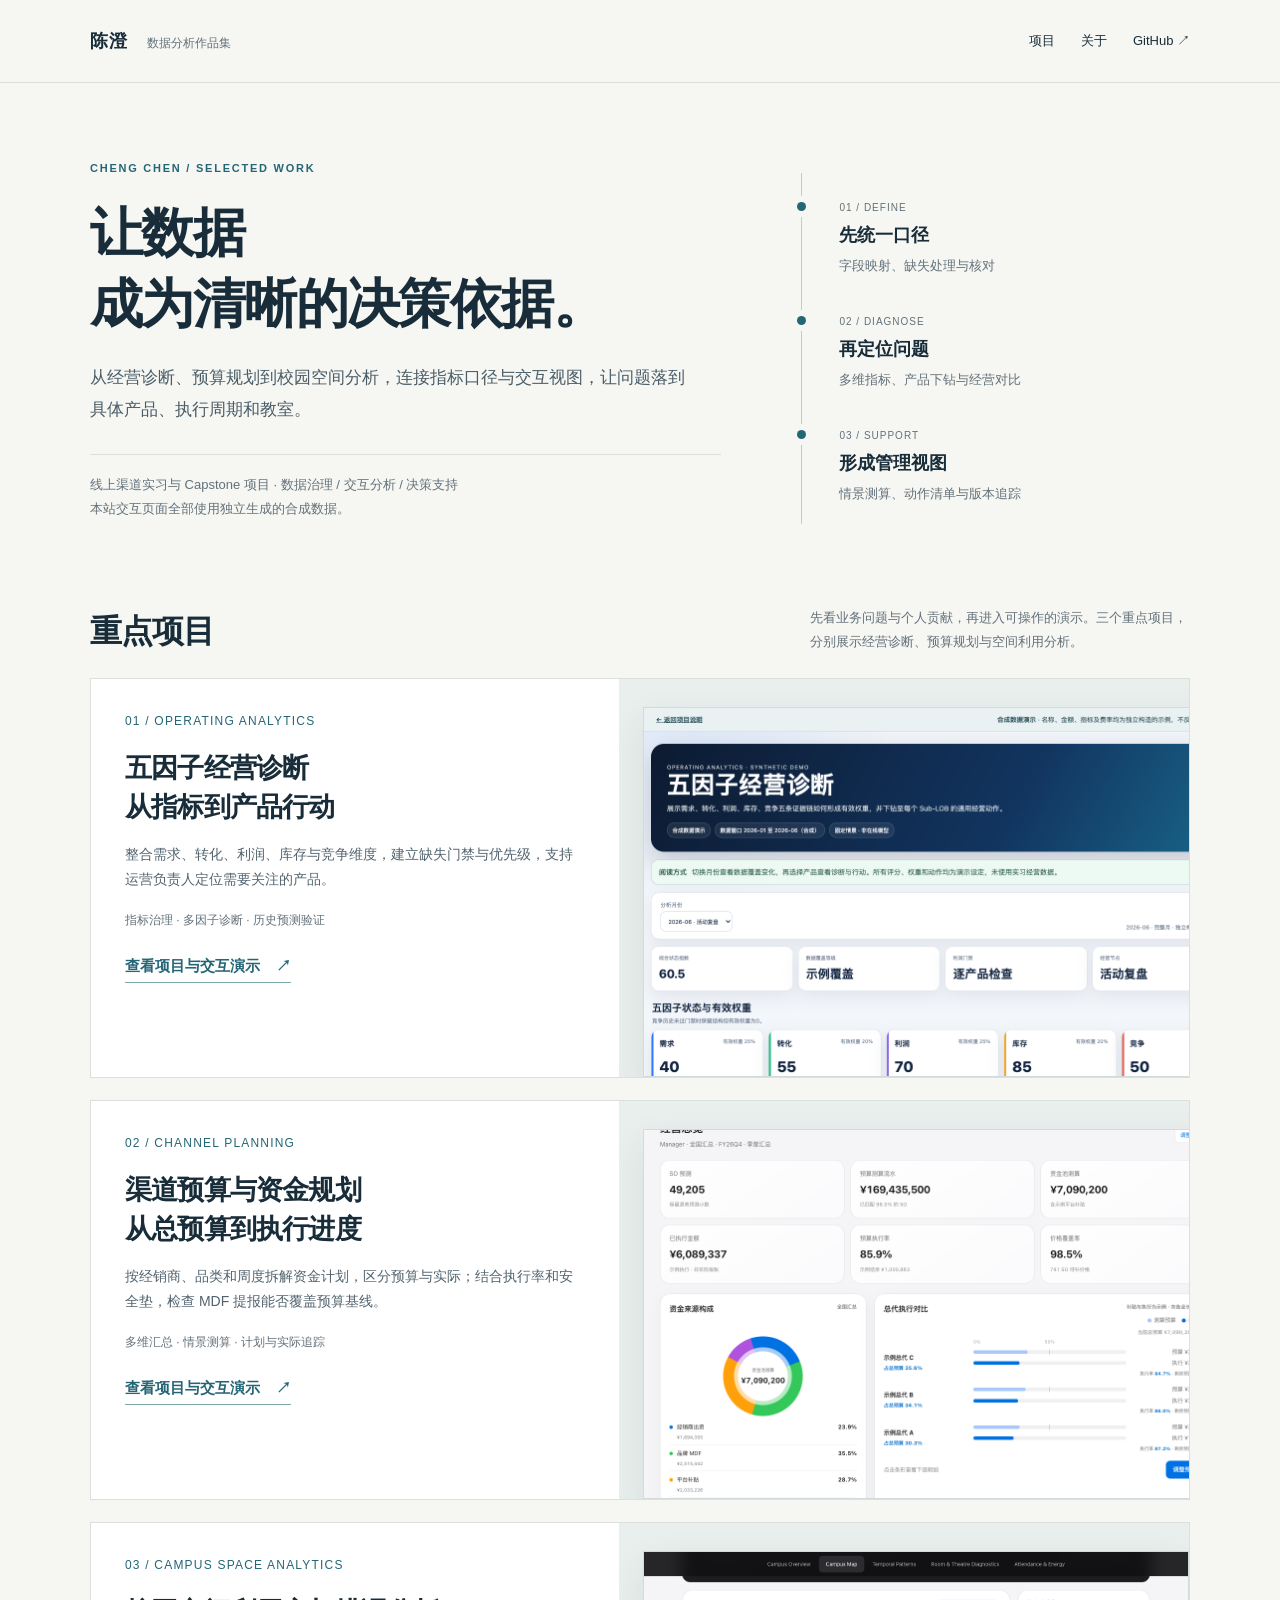
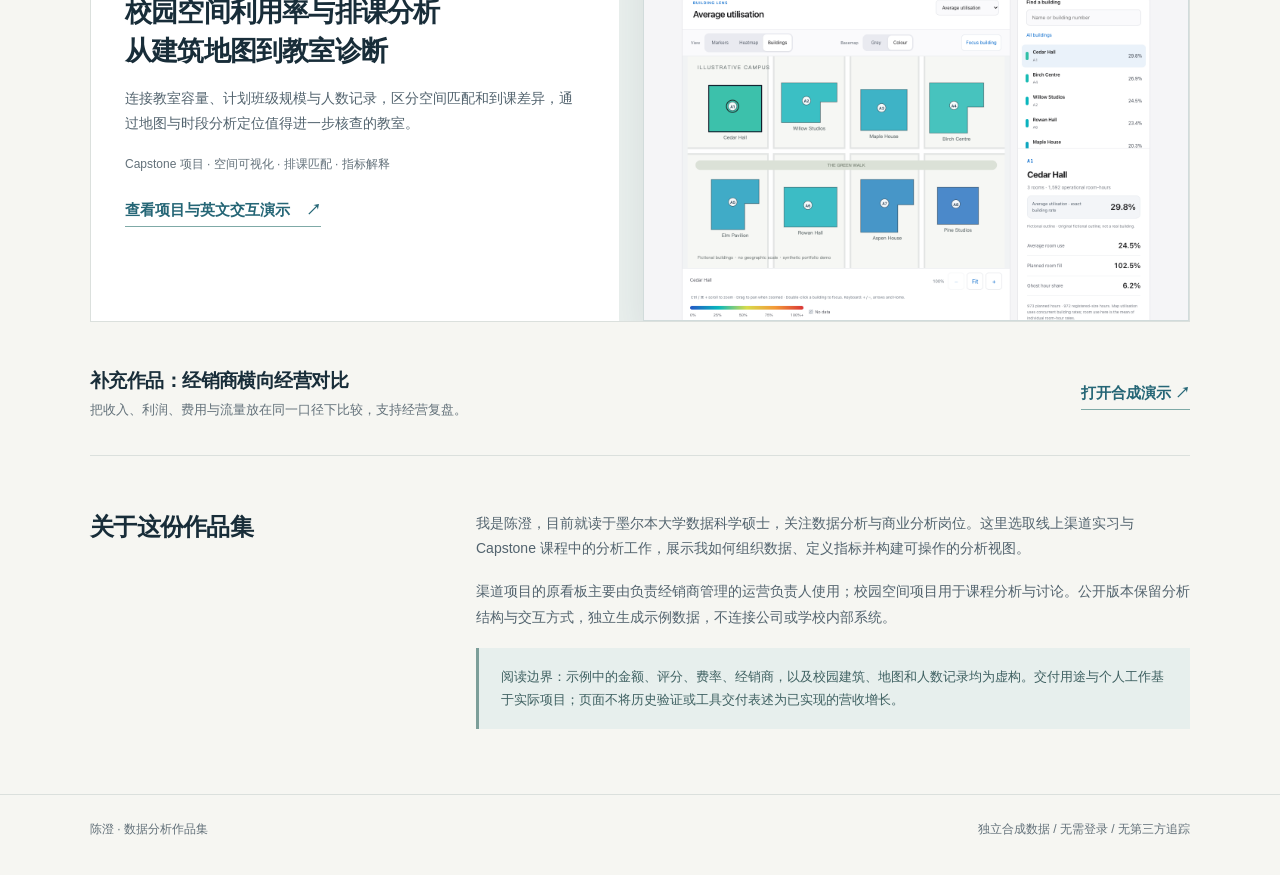
<file: index.html>
<!doctype html>
<html lang="zh-CN"><head><meta charset="utf-8"><meta name="viewport" content="width=device-width,initial-scale=1"><title>陈澄 · 数据分析作品集</title><meta name="description" content="围绕经营诊断、预算规划与校园空间利用的数据分析项目。提供独立合成数据交互演示。"><meta name="robots" content="noindex,nofollow"><link rel="icon" href="data:,"><link rel="stylesheet" href="assets/site.css"></head>
<body><a class="skip" href="#main">跳到主要内容</a><header class="site-header"><div class="wrap header-row"><a class="brand" href="index.html">陈澄 <small>数据分析作品集</small></a><nav class="nav" aria-label="主导航"><a href="#projects">项目</a><a href="#about">关于</a><a href="https://github.com/chengchenwork" target="_blank" rel="noopener noreferrer">GitHub ↗</a></nav></div></header>
<main id="main" class="wrap"><section class="hero"><div><p class="eyebrow">CHENG CHEN / SELECTED WORK</p><h1>让数据<br>成为清晰的决策依据。</h1><p class="lede">从经营诊断、预算规划到校园空间分析，连接指标口径与交互视图，让问题落到具体产品、执行周期和教室。</p><p class="hero-note">线上渠道实习与 Capstone 项目 · 数据治理 / 交互分析 / 决策支持<br>本站交互页面全部使用独立生成的合成数据。</p></div><div class="route" aria-label="分析工作流程"><div class="route-item"><span>01 / DEFINE</span><b>先统一口径</b><p>字段映射、缺失处理与核对</p></div><div class="route-item"><span>02 / DIAGNOSE</span><b>再定位问题</b><p>多维指标、产品下钻与经营对比</p></div><div class="route-item"><span>03 / SUPPORT</span><b>形成管理视图</b><p>情景测算、动作清单与版本追踪</p></div></div></section>
<section id="projects"><div class="section-head"><h2>重点项目</h2><p>先看业务问题与个人贡献，再进入可操作的演示。三个重点项目，分别展示经营诊断、预算规划与空间利用分析。</p></div>
<article class="project"><div class="project-copy"><div class="project-number">01 / OPERATING ANALYTICS</div><h3>五因子经营诊断<br>从指标到产品行动</h3><p>整合需求、转化、利润、库存与竞争维度，建立缺失门禁与优先级，支持运营负责人定位需要关注的产品。</p><p class="context">指标治理 · 多因子诊断 · 历史预测验证</p><a class="link" href="quant.html">查看项目与交互演示 <span aria-hidden="true">↗</span></a></div><a class="project-media" href="quant.html" aria-label="查看五因子经营诊断项目"><img src="assets/quant-preview.png" alt="使用合成数据的五因子经营诊断看板，展示状态指数、权重及产品动作" width="1200" height="740"></a></article>
<article class="project"><div class="project-copy"><div class="project-number">02 / CHANNEL PLANNING</div><h3>渠道预算与资金规划<br>从总预算到执行进度</h3><p>按经销商、品类和周度拆解资金计划，区分预算与实际；结合执行率和安全垫，检查 MDF 提报能否覆盖预算基线。</p><p class="context">多维汇总 · 情景测算 · 计划与实际追踪</p><a class="link" href="budget.html">查看项目与交互演示 <span aria-hidden="true">↗</span></a></div><a class="project-media" href="budget.html" aria-label="查看渠道预算与资金规划项目"><img src="assets/fund-preview.png" alt="使用合成数据的经销商资金池看板，展示预算和执行状态" width="1200" height="740"></a></article>
<article class="project"><div class="project-copy"><div class="project-number">03 / CAMPUS SPACE ANALYTICS</div><h3>校园空间利用率与排课分析<br>从建筑地图到教室诊断</h3><p>连接教室容量、计划班级规模与人数记录，区分空间匹配和到课差异，通过地图与时段分析定位值得进一步核查的教室。</p><p class="context">Capstone 项目 · 空间可视化 · 排课匹配 · 指标解释</p><a class="link" href="campus.html">查看项目与英文交互演示 <span aria-hidden="true">↗</span></a></div><a class="project-media" href="campus.html" aria-label="查看校园空间利用率与排课分析项目"><img src="assets/campus-preview.png" alt="使用独立合成数据和虚构校园地图的 Campus Space Pulse 交互看板" width="1440" height="1000" loading="lazy"></a></article>
<div class="supplement"><div><h3>补充作品：经销商横向经营对比</h3><p>把收入、利润、费用与流量放在同一口径下比较，支持经营复盘。</p></div><a class="link" href="demos/dealers.html">打开合成演示 ↗</a></div></section>
<section class="about" id="about"><h2>关于这份作品集</h2><div><p>我是陈澄，目前就读于墨尔本大学数据科学硕士，关注数据分析与商业分析岗位。这里选取线上渠道实习与 Capstone 课程中的分析工作，展示我如何组织数据、定义指标并构建可操作的分析视图。</p><p>渠道项目的原看板主要由负责经销商管理的运营负责人使用；校园空间项目用于课程分析与讨论。公开版本保留分析结构与交互方式，独立生成示例数据，不连接公司或学校内部系统。</p><div class="note">阅读边界：示例中的金额、评分、费率、经销商，以及校园建筑、地图和人数记录均为虚构。交付用途与个人工作基于实际项目；页面不将历史验证或工具交付表述为已实现的营收增长。</div></div></section></main>
<footer class="site-footer"><div class="wrap footer-row"><span>陈澄 · 数据分析作品集</span><span>独立合成数据 / 无需登录 / 无第三方追踪</span></div></footer></body></html>
</file>
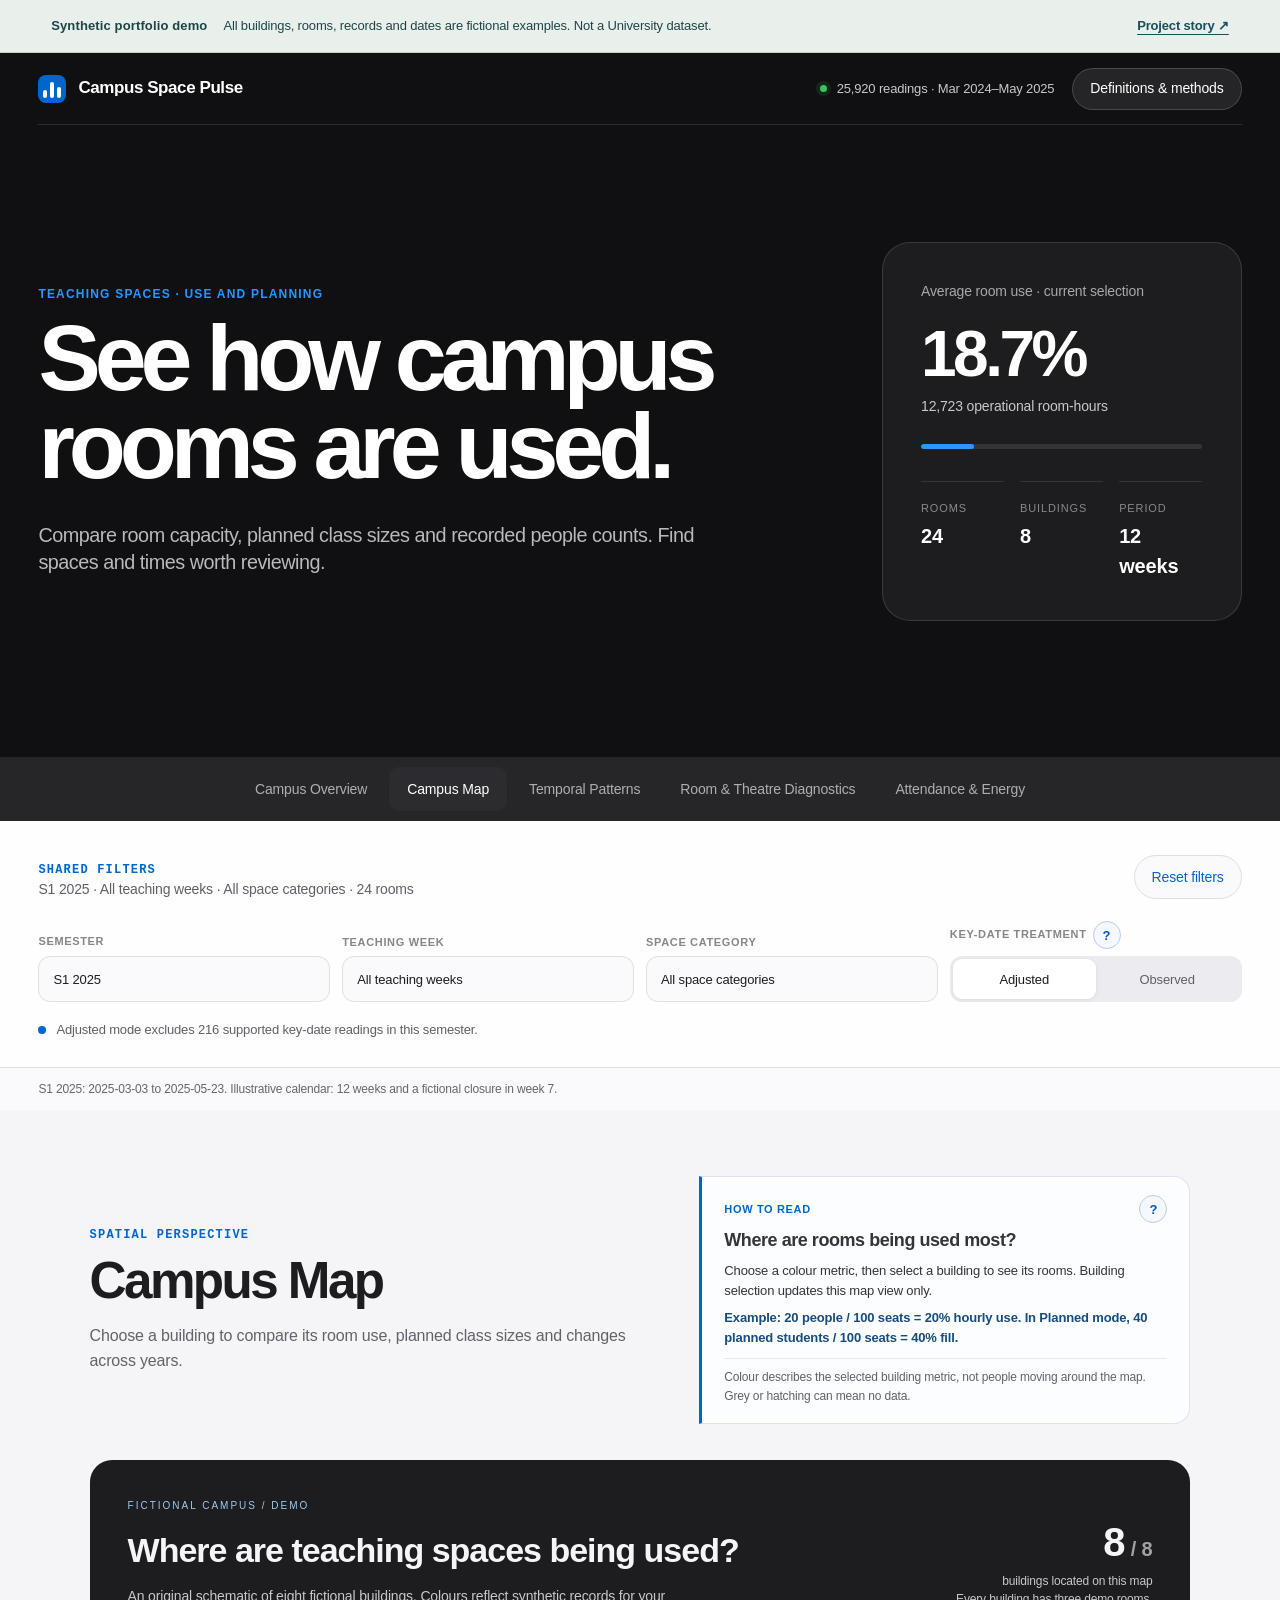
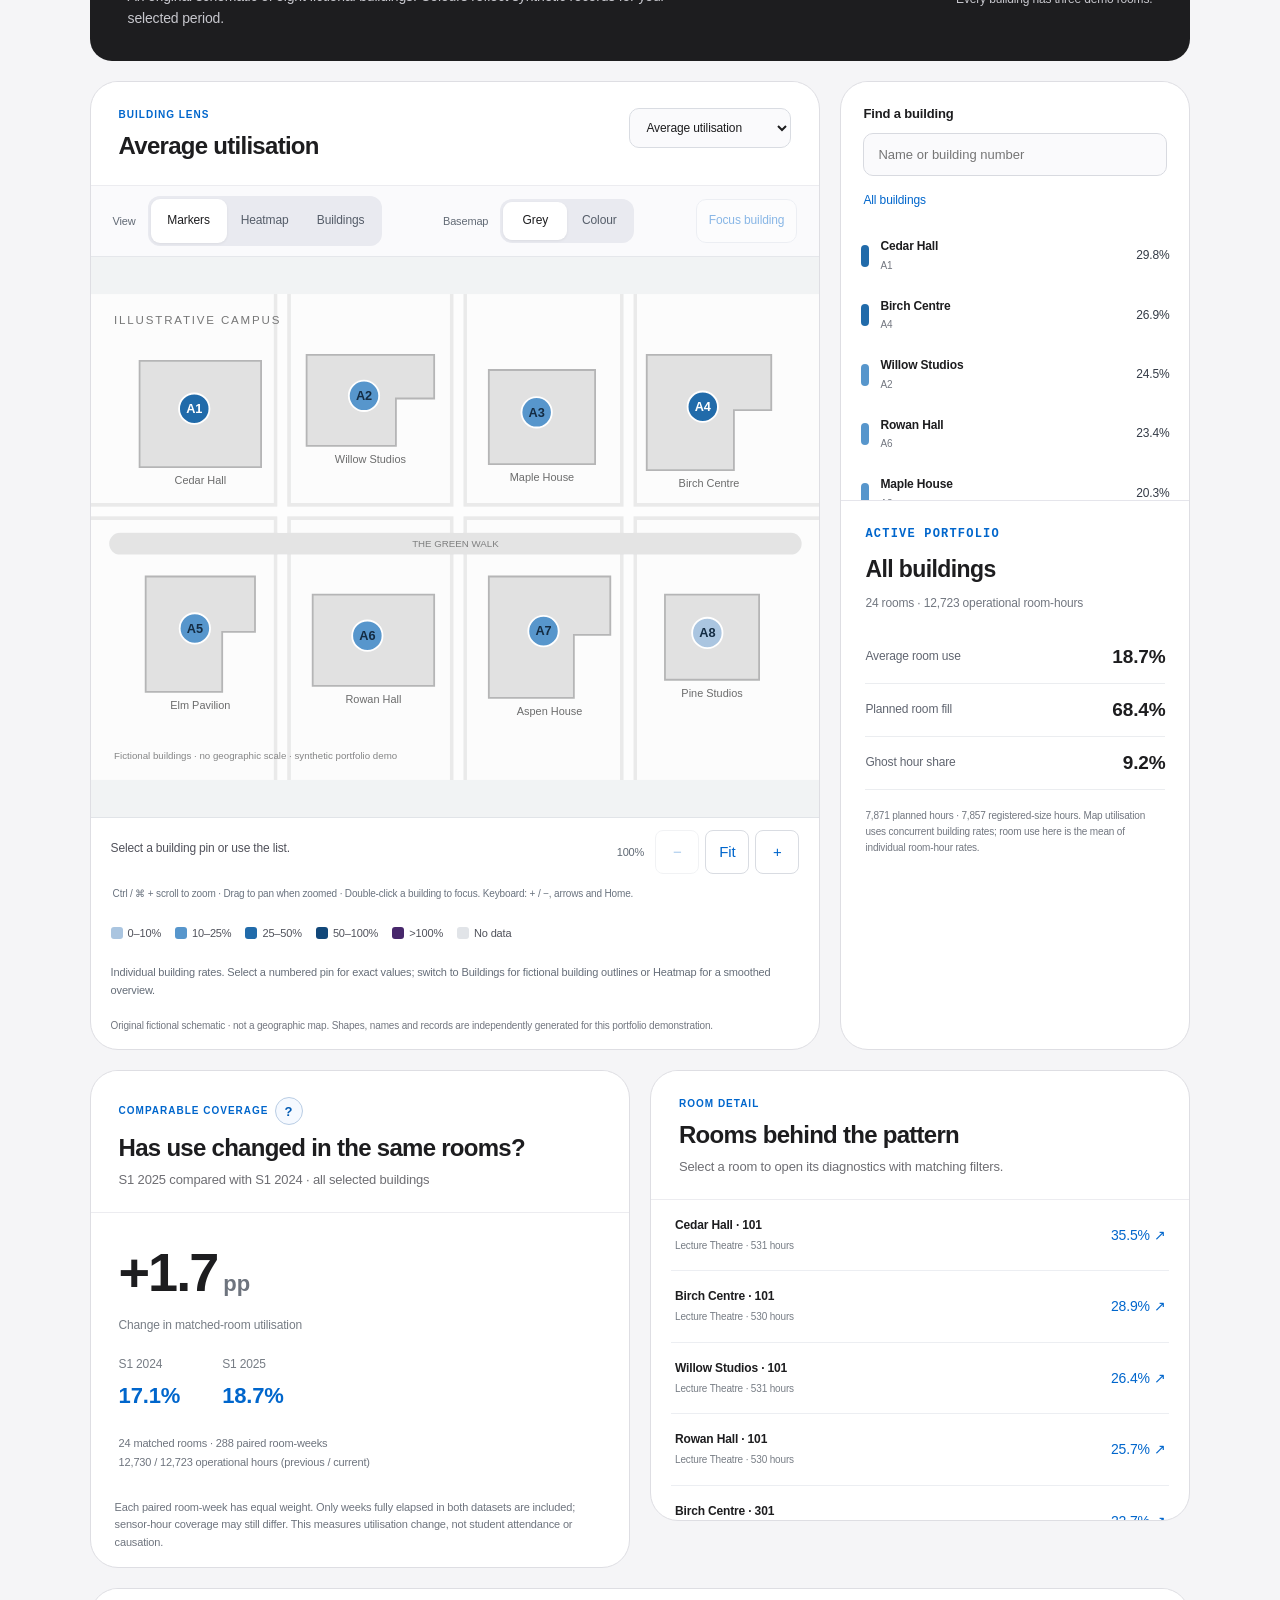
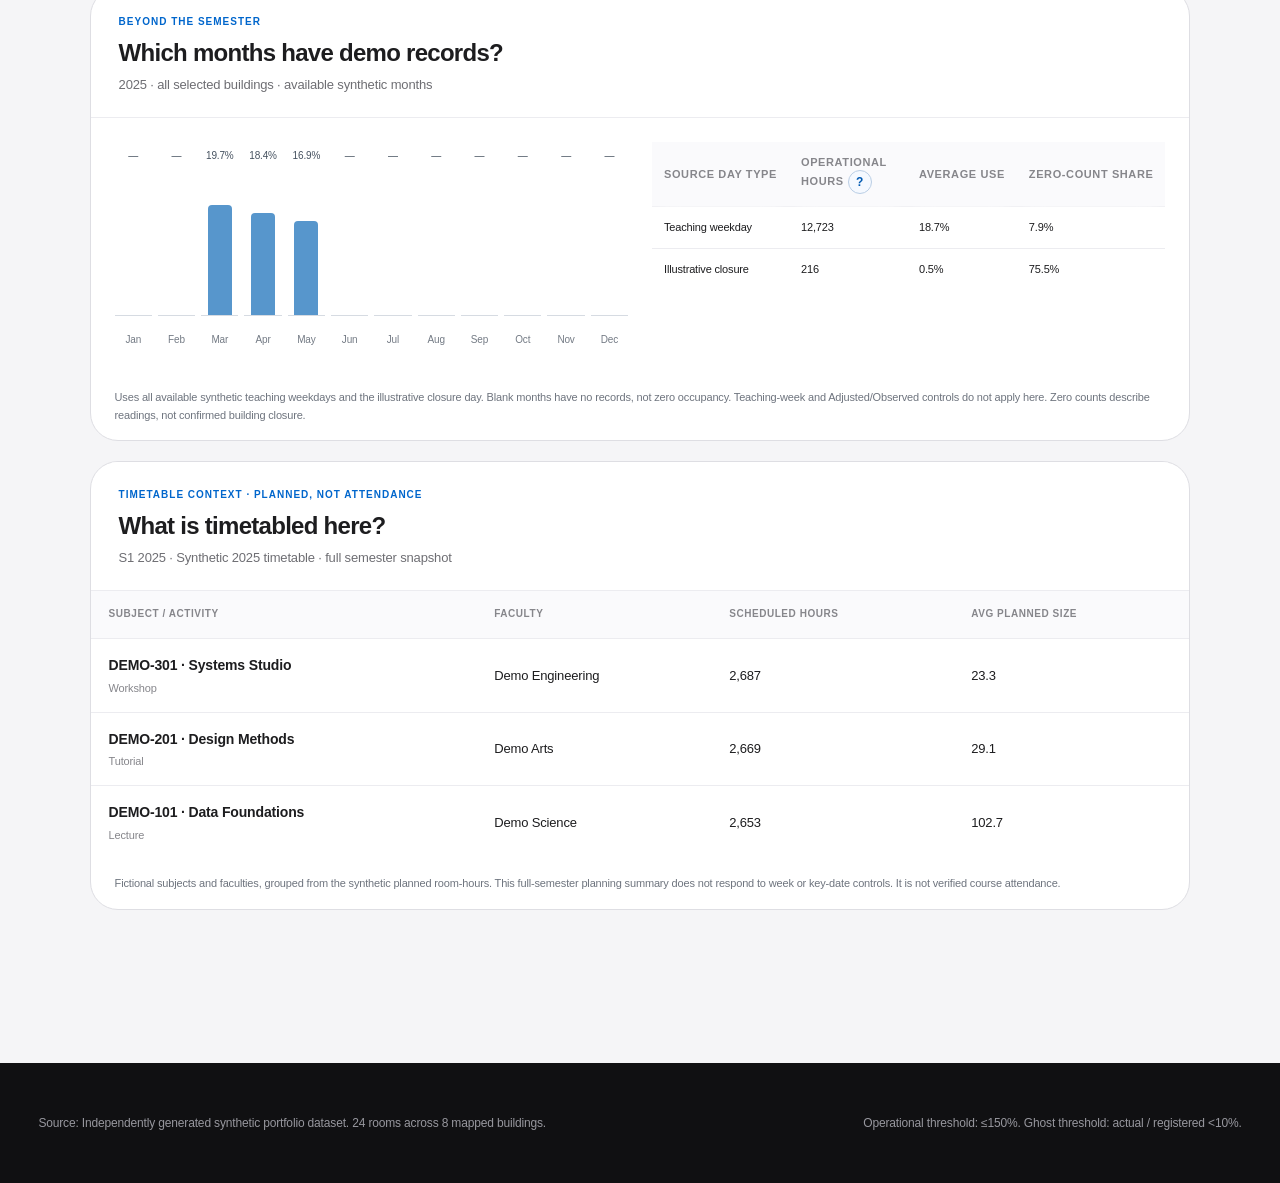
<file: demos/campus/index.html>
<!doctype html>
<html lang="en">
  <head>
    <meta charset="UTF-8" />
    <meta name="viewport" content="width=device-width, initial-scale=1.0" />
    <meta name="description" content="Interactive campus teaching-space utilisation, attendance and energy dashboard." />
    <meta name="theme-color" content="#101012" />
    <title>Campus Space Pulse · Synthetic portfolio demo</title>
    <meta name="robots" content="noindex,nofollow" />
    <link rel="icon" href="data:image/svg+xml,%3Csvg xmlns='http://www.w3.org/2000/svg' viewBox='0 0 32 32'%3E%3Crect width='32' height='32' rx='8' fill='%23101012'/%3E%3Cpath d='M7 22V10h4v12H7Zm7 0V6h4v16h-4Zm7 0v-8h4v8h-4Z' fill='%230066cc'/%3E%3C/svg%3E" />
    <link rel="stylesheet" href="styles.css" />
    <link rel="stylesheet" href="apple-theme.css" />
    <link rel="stylesheet" href="teacher-dashboard.css" />
    <link rel="stylesheet" href="campus-explorer.css" />
    <link rel="stylesheet" href="reading-guide.css" />
    <link rel="stylesheet" href="portfolio-demo.css" />
  </head>
  <body>
    <aside class="demo-notice" aria-label="Public demo disclosure"><div><strong>Synthetic portfolio demo</strong><span>All buildings, rooms, records and dates are fictional examples. Not a University dataset.</span></div><a href="../../campus.html">Project story ↗</a></aside>
    <a class="skip-link" href="#dashboard-main">Skip to dashboard</a>
    <div class="scroll-progress" aria-hidden="true"><span></span></div>

    <div class="teacher-shell">
      <header class="teacher-hero">
        <div class="hero-topline">
          <a class="brand-lockup" href="#dashboard-main" aria-label="Campus Space Pulse home">
            <span class="brand-mark" aria-hidden="true"><i></i><i></i><i></i></span>
            <span>Campus Space Pulse</span>
          </a>
          <div class="hero-actions">
            <span class="source-status"><i aria-hidden="true"></i><span id="sourceSummary">Loading source</span></span>
            <button class="quiet-button" id="methodButton" type="button">Definitions & methods</button>
          </div>
        </div>

        <div class="hero-grid">
          <div class="hero-copy" data-reveal>
            <p class="eyebrow">Teaching spaces · use and planning</p>
            <h1>See how campus<br />rooms are used.</h1>
            <p class="hero-lead">Compare room capacity, planned class sizes and recorded people counts. Find spaces and times worth reviewing.</p>
          </div>
          <aside class="hero-snapshot" aria-label="Active portfolio snapshot" data-reveal>
            <p>Average room use · current selection</p>
            <strong id="heroUtilisation">—</strong>
            <span id="heroUtilisationNote">Preparing operational room-hours</span>
            <div class="hero-meter" aria-hidden="true"><i id="heroMeter"></i></div>
            <dl>
              <div><dt>Rooms</dt><dd id="heroRooms">—</dd></div>
              <div><dt>Buildings</dt><dd id="heroBuildings">—</dd></div>
              <div><dt>Period</dt><dd id="heroPeriod">—</dd></div>
            </dl>
          </aside>
        </div>
      </header>

      <nav class="view-navigation" aria-label="Dashboard views">
        <div id="dashboardViews" role="tablist" aria-label="Analysis views">
          <button type="button" role="tab" data-view="overview" aria-controls="view-overview" class="active">Campus Overview</button>
          <button type="button" role="tab" data-view="map" aria-controls="view-map">Campus Map</button>
          <button type="button" role="tab" data-view="temporal" aria-controls="view-temporal">Temporal Patterns</button>
          <button type="button" role="tab" data-view="diagnostics" aria-controls="view-diagnostics">Room &amp; Theatre Diagnostics</button>
          <button type="button" role="tab" data-view="energy" aria-controls="view-energy">Attendance &amp; Energy</button>
        </div>
      </nav>

      <section class="filter-deck" aria-labelledby="filterHeading">
        <div class="filter-heading">
          <div><p class="section-kicker" id="filterHeading">Shared filters</p><p id="filterSummary">Preparing the active view...</p></div>
          <button class="reset-button" id="resetFilters" type="button">Reset filters</button>
        </div>
        <div class="filter-grid">
          <fieldset class="filter-field semester-field"><legend>Semester</legend><div id="semesterSegment"><select id="semesterSelect" aria-label="Semester"></select></div></fieldset>
          <label class="filter-field"><span>Teaching week</span><select id="weekFilter"><option value="all">All teaching weeks</option></select></label>
          <label class="filter-field"><span>Space category</span><select id="categoryFilter"><option value="all">All space categories</option></select></label>
          <label class="filter-field contextual-filter" id="typeFilterField" hidden><span>Room type</span><select id="typeFilter"><option value="all">All room types</option></select></label>
          <label class="filter-field contextual-filter" id="locationFilterField" hidden><span>Location</span><select id="locationFilter"><option value="all">All locations</option></select></label>
          <fieldset class="filter-field adjustment-field"><legend>Key-date treatment</legend><div class="segment" id="holidayAdjustment"><button type="button" data-mode="adjusted" class="active" aria-pressed="true">Adjusted</button><button type="button" data-mode="observed" aria-pressed="false">Observed</button></div></fieldset>
        </div>
        <div class="key-date-note" id="keyDateContext" aria-live="polite"><span aria-hidden="true"></span><p id="keyDateText">Adjusted mode excludes the illustrative closure day.</p></div>
      </section>

      <p class="period-coverage" id="periodCoverage" aria-live="polite"></p>
      <section class="type-profile" id="typeProfile" aria-labelledby="typeProfileTitle" hidden>
        <div><p class="section-kicker">Demo room type</p><h2 id="typeProfileTitle">Room type</h2></div>
        <p id="typeProfileSummary"></p><div class="type-profile-meta" id="typeProfileMeta"></div>
      </section>

      <main id="dashboard-main">
        <section id="view-map" class="dashboard-view" role="tabpanel" tabindex="0" aria-label="Campus Map" hidden></section>
        <section id="view-overview" class="dashboard-view active" role="tabpanel" tabindex="0" aria-label="Campus Overview">
          <header class="view-heading" data-reveal><div><p class="section-kicker">Campus at a glance</p><h2>Campus Overview</h2></div><p>See which buildings are used most, how use changes over the semester, and which room categories need a closer look.</p></header>
          <div class="metric-grid" aria-label="Campus overview metrics">
            <article class="metric-card metric-primary" data-reveal><p>Average room use</p><strong id="kpiOccupancy">—</strong><span id="kpiOccupancyNote">Operational room-hours</span></article>
            <article class="metric-card" data-reveal><p>Most utilised building</p><strong class="metric-name" id="mostBuilding">—</strong><span id="mostBuildingNote">Operational maximum</span></article>
            <article class="metric-card" data-reveal><p>Least utilised building</p><strong class="metric-name" id="leastBuilding">—</strong><span id="leastBuildingNote">Operational maximum</span></article>
            <article class="metric-card metric-warning" data-reveal><p>Buildings with peaks below 25%</p><strong id="under25Value">—</strong><span id="under25Summary">Calculating buildings</span></article>
          </div>
          <div class="overview-grid">
            <article class="panel building-panel" data-reveal>
              <header class="panel-header"><div><p class="panel-kicker">Concurrent occupancy</p><h3>Which buildings are busiest?</h3><p>Compare average use with the busiest recorded hour. Max / Average changes the ranking.</p></div><div class="segment segment-small" id="buildingMetric" aria-label="Building ranking metric"><button type="button" data-metric="max" class="active">Max</button><button type="button" data-metric="average">Average</button></div></header>
              <div class="table-scroll table-scroll-buildings"><table class="data-table"><thead><tr><th>Building</th><th>Average</th><th>Highest hourly use</th><th>Peak people / seats</th></tr></thead><tbody id="buildingTableBody"></tbody></table></div>
            </article>
            <article class="panel weekly-panel" data-reveal><header class="panel-header"><div><p class="panel-kicker">Teaching period</p><h3>How does room use change each week?</h3><p>Average room use across the semester. This chart keeps all teaching weeks visible.</p></div><strong class="panel-stat" id="weeklyPeak">—</strong></header><div class="chart-frame" id="weeklyChart"></div></article>
            <article class="panel category-panel" data-reveal><header class="panel-header"><div><p class="panel-kicker">Space mix</p><h3>Which types of space are used most?</h3><p>Select a category bar to focus every view.</p></div></header><div class="category-bars" id="categoryBars"></div></article>
          </div>
        </section>

        <section id="view-temporal" class="dashboard-view" role="tabpanel" tabindex="0" aria-label="Temporal Patterns" hidden>
          <header class="view-heading" data-reveal><div><p class="section-kicker">Busy days and hours</p><h2>Temporal Patterns</h2></div><p>Find peak weekdays and hours at building and lecture-theatre level.</p></header>
          <article class="panel heatmap-workspace" data-reveal>
            <header class="panel-header temporal-header"><div><p class="panel-kicker">Operational maximum</p><h3 id="temporalTitle">Building × weekday</h3><p id="temporalDescription">Maximum concurrent occupancy for each building and weekday.</p></div><div class="segment temporal-modes" id="temporalMode" aria-label="Temporal heatmap mode"><button type="button" data-mode="building-weekday" class="active">Building · Day</button><button type="button" data-mode="theatre-weekday">Theatre · Day</button><button type="button" data-mode="building-hour">Building · Hour</button><button type="button" data-mode="theatre-hour">Theatre · Hour</button></div></header>
            <div class="temporal-callout" id="temporalPeak">Finding the strongest temporal pattern...</div>
            <div class="heat-scale" aria-label="Heatmap utilisation scale"><span>0%</span><i></i><span>150%</span></div>
            <div class="matrix-scroll" id="temporalHeatmap"></div>
          </article>
        </section>

        <section id="view-diagnostics" class="dashboard-view" role="tabpanel" tabindex="0" aria-label="Room and Theatre Diagnostics" hidden>
          <header class="view-heading" data-reveal><div><p class="section-kicker">Room planning checks</p><h2>Room &amp; Theatre Diagnostics</h2></div><p>Check whether planned classes fit their rooms, then investigate unusually high counter readings.</p></header>
          <div class="diagnostic-summary metric-grid">
            <article class="metric-card" data-reveal><p>Rooms with planned-size data</p><strong id="gapRoomCount">—</strong><span>Capacity and planned size are available</span></article>
            <article class="metric-card metric-primary" data-reveal><p>Planned seats filled</p><strong id="plannedFitValue">—</strong><span id="plannedFitNote">Weighted by scheduled room-hours</span></article>
            <article class="metric-card metric-warning" data-reveal><p>Booked hours with too few seats</p><strong id="overplannedValue">—</strong><span id="overplannedNote">Scheduled room-hours</span></article>
            <article class="metric-card metric-danger" data-reveal><p>Readings to check</p><strong id="outlierCount">—</strong><span>Raw observations above 150%</span></article>
          </div>
          <div class="diagnostics-grid">
            <article class="panel timetable-panel" data-reveal><header class="panel-header"><div><p class="panel-kicker">Timetable fit</p><h3>Which rooms are too large or too small for the plan?</h3><p>Rooms furthest from 100% planned fill appear first. Positive spare seats mean room to spare; negative values mean too few seats.</p></div></header><div class="table-scroll"><table class="data-table"><thead><tr><th>Location</th><th>Scheduled room-hours</th><th>Room capacity</th><th>Average planned students</th><th>Spare seats in the plan</th><th>Planned seats filled</th><th>Fewer people than planned / hour</th></tr></thead><tbody id="timetableTableBody"></tbody></table></div></article>
            <article class="panel outlier-panel" data-reveal><header class="panel-header"><div><p class="panel-kicker">Raw exception log</p><h3>Which readings exceed 150% of capacity?</h3><p id="outlierTableNote">Kept for audit; excluded from operational analytics.</p></div></header><div class="table-scroll table-scroll-outliers"><table class="data-table"><thead><tr><th>Location code</th><th>Room</th><th>Actual / capacity</th><th>Max occupancy</th><th>Time recorded</th></tr></thead><tbody id="outlierTableBody"></tbody></table></div></article>
            <article class="panel category-diagnostic" data-reveal><header class="panel-header"><div><p class="panel-kicker">Room scale</p><h3>Which types of space are used most?</h3><p>Compare the source room categories. This chart uses the shared filters, not the individual room selection.</p></div></header><div class="category-bars" id="diagnosticCategoryBars"></div></article>
          </div>
        </section>

        <section id="view-energy" class="dashboard-view" role="tabpanel" tabindex="0" aria-label="Attendance and Energy" hidden>
          <header class="view-heading" data-reveal><div><p class="section-kicker">Booked space versus actual counts</p><h2>Attendance &amp; Energy</h2></div><p>Find bookings with low recorded people counts and unused theatre seats. These are clues for review, not measured energy savings.</p></header>
          <div class="metric-grid">
            <article class="metric-card metric-danger" data-reveal><p>Near-empty booked hours</p><strong id="ghostCount">—</strong><span id="ghostShare">—</span></article>
            <article class="metric-card" data-reveal><p>People counted vs registered size</p><strong id="attendanceReliability">—</strong><span>Average hourly count-to-registration ratio</span></article>
            <article class="metric-card metric-energy" data-reveal><p>Unused theatre seat-hours</p><strong id="energyEmptySeats">—</strong><span id="energyRate">—</span></article>
            <article class="metric-card" data-reveal><p>Hours with class-type labels</p><strong id="activityCoverageValue">—</strong><span id="activityCoverage">Calculating coverage</span></article>
          </div>
          <div class="energy-grid">
            <article class="panel" data-reveal><header class="panel-header"><div><p class="panel-kicker">Near-zero attendance</p><h3>Which rooms have near-empty bookings?</h3><p>Fewer than 10 people counted per 100 registered. Counts are room-hours, not distinct classes.</p></div></header><div class="rank-list" id="ghostRoomList"></div></article>
            <article class="panel" data-reveal><header class="panel-header"><div><p class="panel-kicker">Lecture theatres</p><h3>Where are booked theatre seats left unused?</h3><p>Adds unused seats across eligible booked hours. Larger rooms and longer bookings can produce higher totals.</p></div></header><div class="rank-list" id="energyRoomList"></div></article>
            <article class="panel correlation-panel" data-reveal><header class="panel-header"><div><p class="panel-kicker">Registered vs actual</p><h3>How do counts compare with class size?</h3><p>Compare class types using count-to-registration ratios. Use the ? buttons to interpret near-empty share and correlation.</p></div></header><div class="table-scroll"><table class="data-table"><thead><tr><th>Activity type</th><th>Eligible hours</th><th>Count / registered</th><th>Near-empty share</th><th>Size–count correlation</th></tr></thead><tbody id="activityTableBody"></tbody></table></div></article>
            <article class="panel correlation-panel" data-reveal><header class="panel-header"><div><p class="panel-kicker">Space context</p><h3>Does the pattern differ by room category?</h3><p>Compare the same attendance indicators across room categories; check how many eligible hours support each row.</p></div></header><div class="table-scroll"><table class="data-table"><thead><tr><th>Space category</th><th>Eligible hours</th><th>Count / registered</th><th>Near-empty share</th><th>Size–count correlation</th></tr></thead><tbody id="spaceCorrelationBody"></tbody></table></div></article>
          </div>
          <aside class="coverage-note" data-reveal><div><p class="section-kicker">Data boundary</p><h3>Timetable subject context is available in Campus Map.</h3></div><p id="courseLimitation">Synthetic timetable summaries add fictional subject, faculty and planned-size context. They illustrate planning, not verified course attendance.</p></aside>
        </section>
      </main>

      <footer><p id="sourceNote">Source loading...</p><p>Operational threshold: ≤150%. Ghost threshold: actual / registered &lt;10%.</p></footer>
    </div>

    <div class="tooltip" id="chartTooltip" role="status" aria-hidden="true"></div>
    <dialog id="methodDialog">
      <div class="dialog-header"><div><p class="section-kicker">Method &amp; data notes</p><h2>How to read this dashboard</h2></div><button class="dialog-close" id="closeMethod" type="button" aria-label="Close dialog">×</button></div>
      <div class="dialog-body">
        <section><h3>Room use (operational utilisation)</h3><p>Room utilisation is <code>max_headcount_hourly / Room Capacity</code>. Observations above 150% are excluded from operational rankings, peaks, heatmaps, attendance and energy summaries, and retained in the outlier log.</p></section>
        <section><h3>Building metrics</h3><p>Actual people and available seats are first summed across valid concurrent rooms in a building-hour. Average utilisation is the mean of those hourly rates; operational max is the highest rate.</p></section>
        <section><h3>Timetable fit, attendance and energy</h3><p>Planned room fill is <code>Planned Class Size ÷ Room Capacity</code>; spare planned seats are <code>Room Capacity − Planned Class Size</code>. These are scheduled room-hour measures because the source has no stable class-session identifier. Attendance shortfall remains <code>max(Planned Class Size − Actual Headcount, 0)</code>. A ghost scheduled room-hour has registered students above zero and actual / registered below 10%. Empty seat-hours are <code>max(Room Capacity − Actual Headcount, 0) × 1 hour</code> for scheduled lecture theatres.</p></section>
        <section><h3>Key dates and coverage</h3><p>Both illustrative semesters contain 12 complete weeks. Adjusted mode excludes a fictional closure day in week 7; Observed restores it. The calendar panel includes all synthetic records, independent of the week filter. Timetable context describes planned size, not verified attendance.</p></section>
      </div>
    </dialog>

    <script src="data/dashboard-data.js"></script>
    <script src="data/key-date-data.js"></script>
    <script src="data/space-type-info.js"></script>
    <script src="data/teacher-insights-data.js"></script>
    <script src="vendor/gsap.min.js"></script>
    <script src="teacher-metrics.js"></script>
    <script src="data/campus-context.js"></script>
    <script src="data/campus-map.js"></script>
    <script src="data/campus-footprints.js"></script>
    <script src="campus-heatmap.js"></script>
    <script src="campus-explorer.js"></script>
    <script src="app.js" defer></script>
    <script src="reading-guide.js" defer></script>
  </body>
</html>
</file>
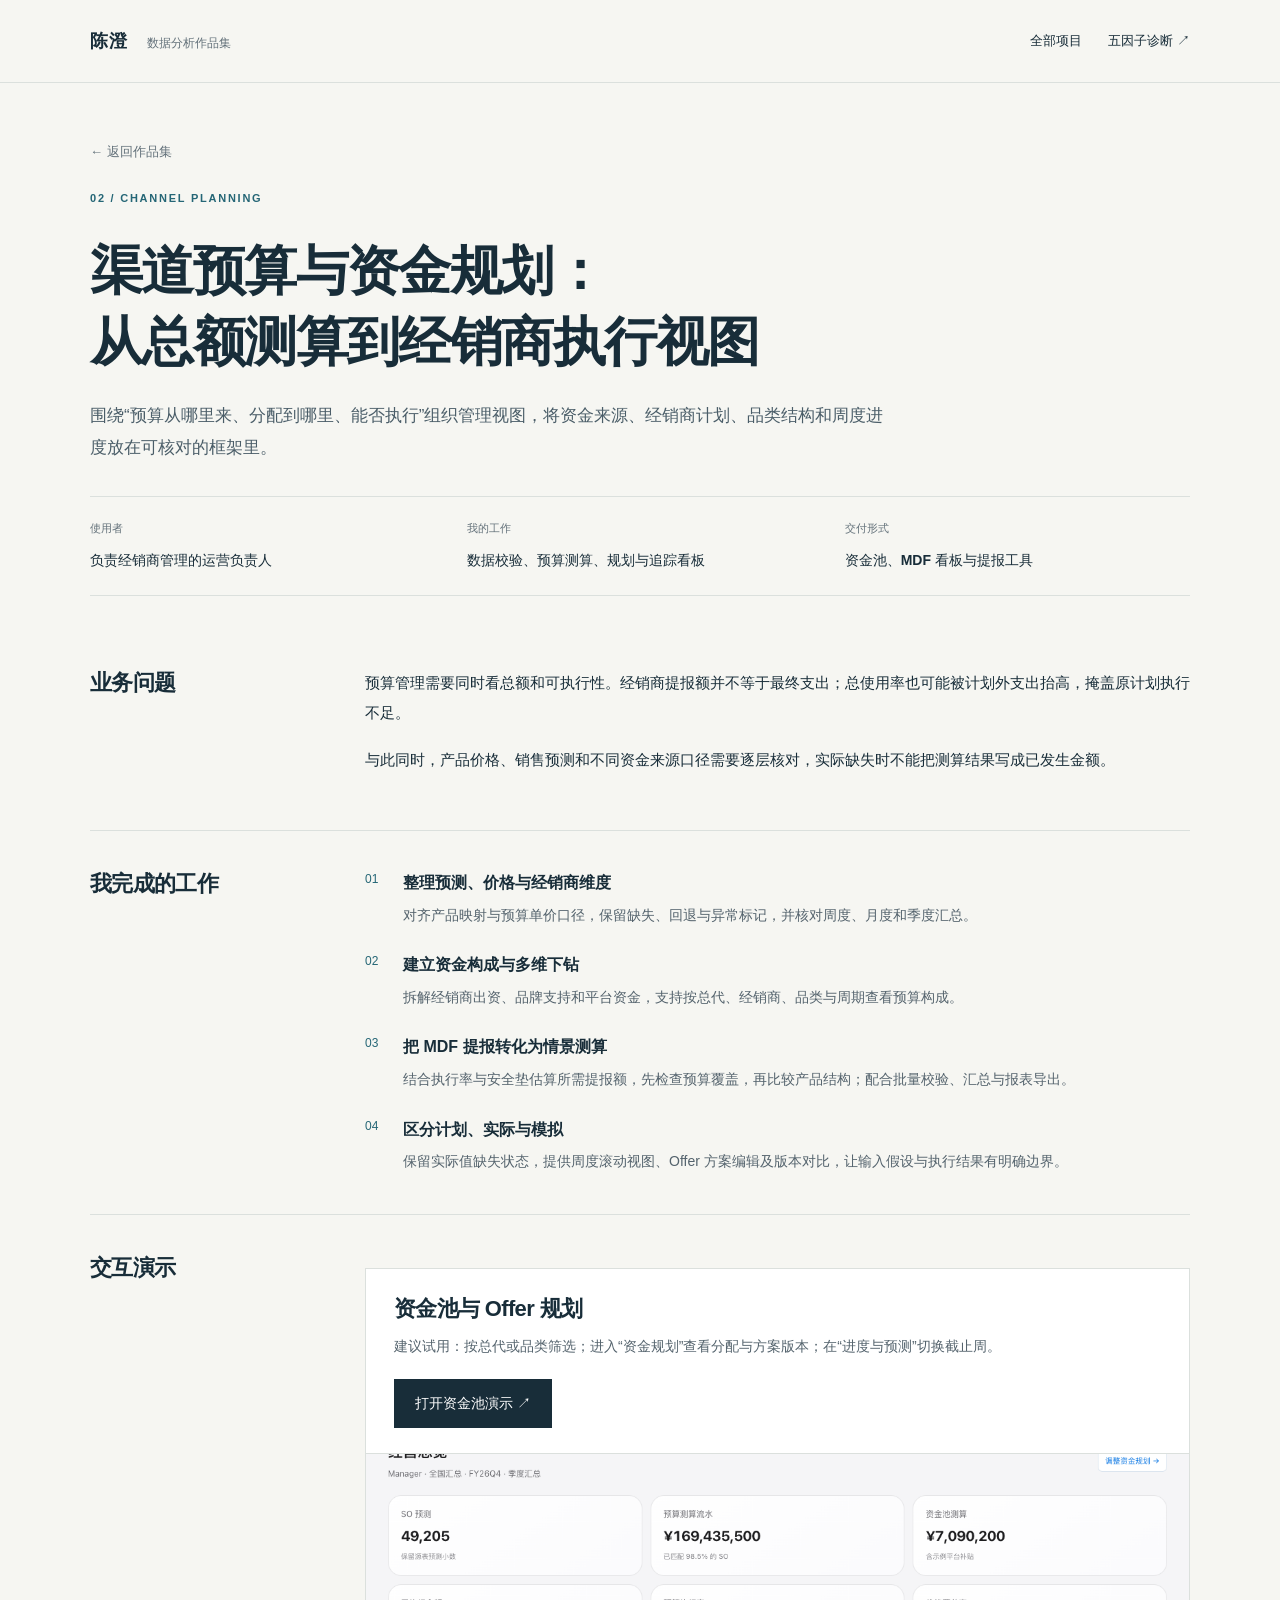
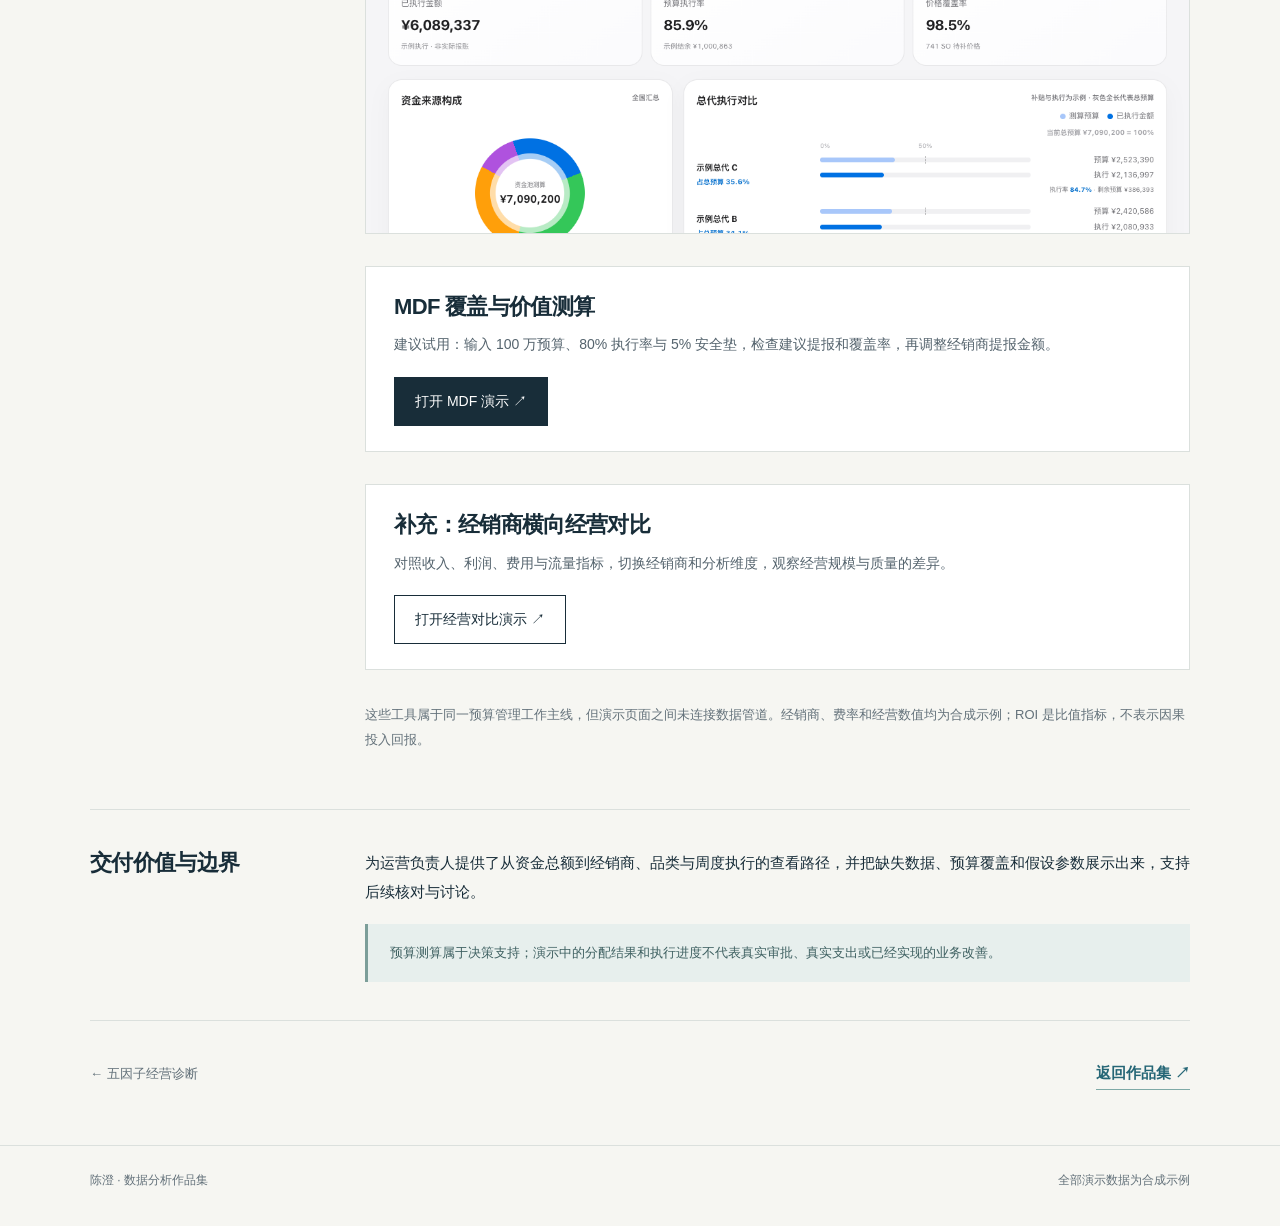
<file: budget.html>
<!doctype html><html lang="zh-CN"><head><meta charset="utf-8"><meta name="viewport" content="width=device-width,initial-scale=1"><title>渠道预算与资金规划 · 陈澄作品集</title><meta name="robots" content="noindex,nofollow"><link rel="icon" href="data:,"><link rel="stylesheet" href="assets/site.css"></head><body><a class="skip" href="#main">跳到主要内容</a><header class="site-header"><div class="wrap header-row"><a class="brand" href="index.html">陈澄 <small>数据分析作品集</small></a><nav class="nav" aria-label="主导航"><a href="index.html#projects">全部项目</a><a href="quant.html">五因子诊断 ↗</a></nav></div></header>
<main id="main" class="wrap"><section class="case-top"><a class="back" href="index.html">← 返回作品集</a><p class="eyebrow" style="margin-top:25px">02 / CHANNEL PLANNING</p><h1>渠道预算与资金规划：<br>从总额测算到经销商执行视图</h1><p class="lede">围绕“预算从哪里来、分配到哪里、能否执行”组织管理视图，将资金来源、经销商计划、品类结构和周度进度放在可核对的框架里。</p><div class="case-meta"><div><span>使用者</span><strong>负责经销商管理的运营负责人</strong></div><div><span>我的工作</span><strong>数据校验、预算测算、规划与追踪看板</strong></div><div><span>交付形式</span><strong>资金池、MDF 看板与提报工具</strong></div></div></section>
<section class="case-section"><h2>业务问题</h2><div><p>预算管理需要同时看总额和可执行性。经销商提报额并不等于最终支出；总使用率也可能被计划外支出抬高，掩盖原计划执行不足。</p><p>与此同时，产品价格、销售预测和不同资金来源口径需要逐层核对，实际缺失时不能把测算结果写成已发生金额。</p></div></section>
<section class="case-section"><h2>我完成的工作</h2><ol class="steps"><li><strong>整理预测、价格与经销商维度</strong><p>对齐产品映射与预算单价口径，保留缺失、回退与异常标记，并核对周度、月度和季度汇总。</p></li><li><strong>建立资金构成与多维下钻</strong><p>拆解经销商出资、品牌支持和平台资金，支持按总代、经销商、品类与周期查看预算构成。</p></li><li><strong>把 MDF 提报转化为情景测算</strong><p>结合执行率与安全垫估算所需提报额，先检查预算覆盖，再比较产品结构；配合批量校验、汇总与报表导出。</p></li><li><strong>区分计划、实际与模拟</strong><p>保留实际值缺失状态，提供周度滚动视图、Offer 方案编辑及版本对比，让输入假设与执行结果有明确边界。</p></li></ol></section>
<section class="case-section"><h2>交互演示</h2><div><div class="demo-block"><div class="demo-text"><h3>资金池与 Offer 规划</h3><p>建议试用：按总代或品类筛选；进入“资金规划”查看分配与方案版本；在“进度与预测”切换截止周。</p><a class="button" href="demos/fund.html">打开资金池演示 ↗</a></div><img src="assets/fund-preview.png" alt="资金池管理合成演示截图" width="1200" height="740" loading="lazy"></div>
<div class="demo-block"><div class="demo-text"><h3>MDF 覆盖与价值测算</h3><p>建议试用：输入 100 万预算、80% 执行率与 5% 安全垫，检查建议提报和覆盖率，再调整经销商提报金额。</p><a class="button" href="demos/mdf.html">打开 MDF 演示 ↗</a></div></div>
<div class="demo-block"><div class="demo-text"><h3>补充：经销商横向经营对比</h3><p>对照收入、利润、费用与流量指标，切换经销商和分析维度，观察经营规模与质量的差异。</p><a class="button secondary" href="demos/dealers.html">打开经营对比演示 ↗</a></div></div>
<p class="boundary">这些工具属于同一预算管理工作主线，但演示页面之间未连接数据管道。经销商、费率和经营数值均为合成示例；ROI 是比值指标，不表示因果投入回报。</p></div></section>
<section class="case-section"><h2>交付价值与边界</h2><div><p>为运营负责人提供了从资金总额到经销商、品类与周度执行的查看路径，并把缺失数据、预算覆盖和假设参数展示出来，支持后续核对与讨论。</p><div class="note">预算测算属于决策支持；演示中的分配结果和执行进度不代表真实审批、真实支出或已经实现的业务改善。</div></div></section><div class="next"><a class="back" href="quant.html">← 五因子经营诊断</a><a class="link" href="index.html">返回作品集 ↗</a></div></main><footer class="site-footer"><div class="wrap footer-row"><span>陈澄 · 数据分析作品集</span><span>全部演示数据为合成示例</span></div></footer></body></html>
</file>
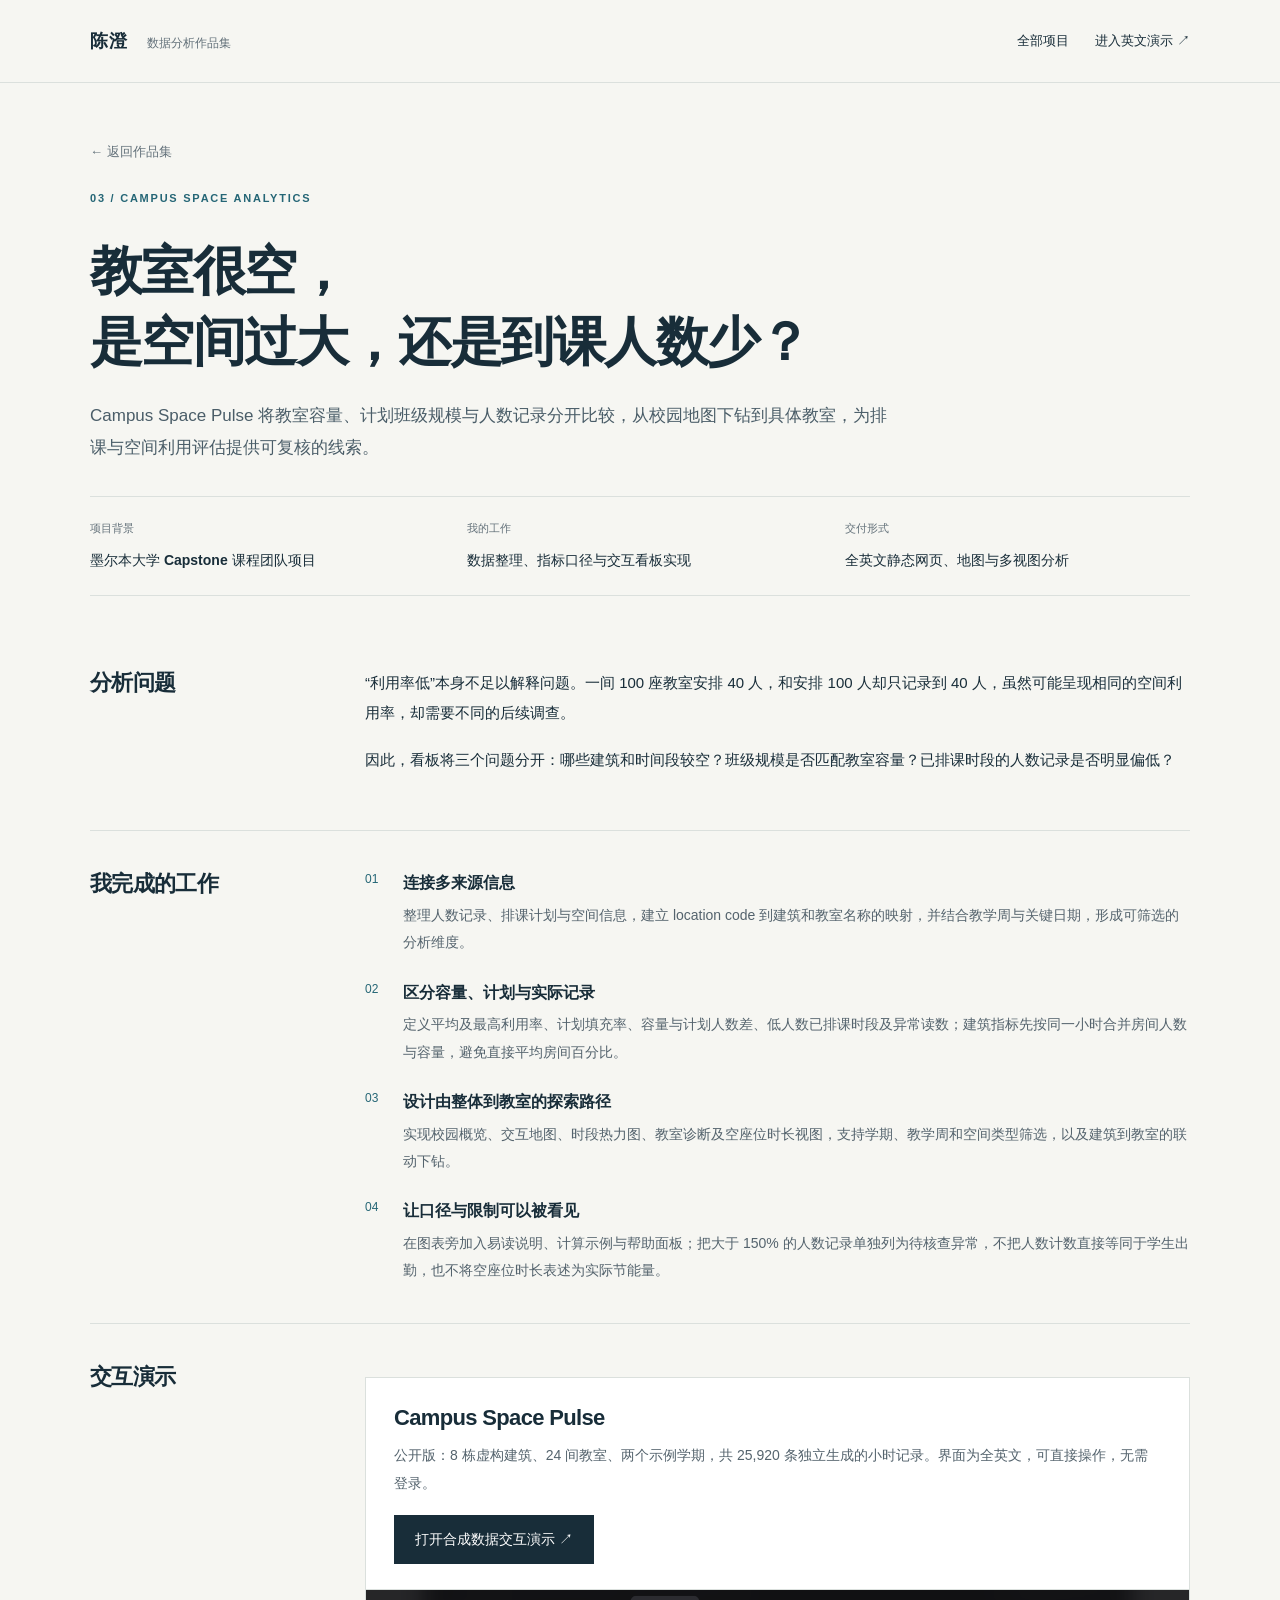
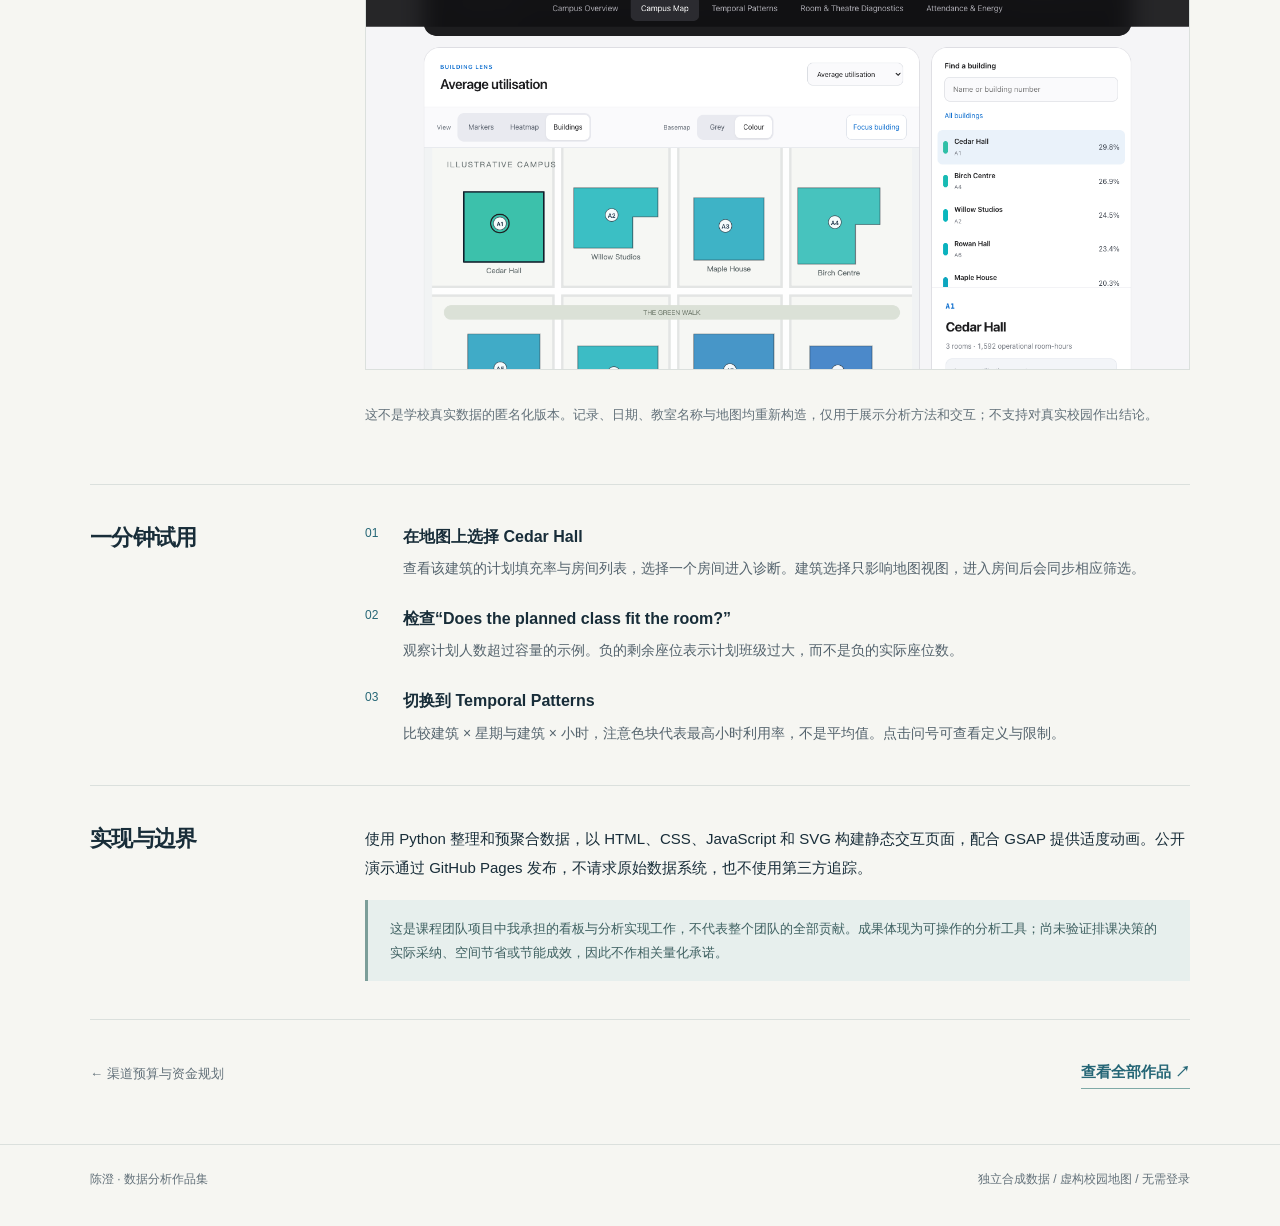
<file: campus.html>
<!doctype html>
<html lang="zh-CN"><head><meta charset="utf-8"><meta name="viewport" content="width=device-width,initial-scale=1"><title>校园空间利用率与排课分析 · 陈澄作品集</title><meta name="description" content="Campus Space Pulse：连接教室容量、排课计划与人数记录的交互式分析看板。公开演示使用独立合成数据与虚构校园地图。"><meta name="robots" content="noindex,nofollow"><link rel="icon" href="data:,"><link rel="stylesheet" href="assets/site.css"></head>
<body><a class="skip" href="#main">跳到主要内容</a><header class="site-header"><div class="wrap header-row"><a class="brand" href="index.html">陈澄 <small>数据分析作品集</small></a><nav class="nav" aria-label="主导航"><a href="index.html#projects">全部项目</a><a href="demos/campus/index.html">进入英文演示 ↗</a></nav></div></header>
<main id="main" class="wrap">
<section class="case-top"><a class="back" href="index.html#projects">← 返回作品集</a><p class="eyebrow" style="margin-top:25px">03 / CAMPUS SPACE ANALYTICS</p><h1>教室很空，<br>是空间过大，还是到课人数少？</h1><p class="lede">Campus Space Pulse 将教室容量、计划班级规模与人数记录分开比较，从校园地图下钻到具体教室，为排课与空间利用评估提供可复核的线索。</p><div class="case-meta"><div><span>项目背景</span><strong>墨尔本大学 Capstone 课程团队项目</strong></div><div><span>我的工作</span><strong>数据整理、指标口径与交互看板实现</strong></div><div><span>交付形式</span><strong>全英文静态网页、地图与多视图分析</strong></div></div></section>
<section class="case-section"><h2>分析问题</h2><div><p>“利用率低”本身不足以解释问题。一间 100 座教室安排 40 人，和安排 100 人却只记录到 40 人，虽然可能呈现相同的空间利用率，却需要不同的后续调查。</p><p>因此，看板将三个问题分开：哪些建筑和时间段较空？班级规模是否匹配教室容量？已排课时段的人数记录是否明显偏低？</p></div></section>
<section class="case-section"><h2>我完成的工作</h2><ol class="steps"><li><strong>连接多来源信息</strong><p>整理人数记录、排课计划与空间信息，建立 location code 到建筑和教室名称的映射，并结合教学周与关键日期，形成可筛选的分析维度。</p></li><li><strong>区分容量、计划与实际记录</strong><p>定义平均及最高利用率、计划填充率、容量与计划人数差、低人数已排课时段及异常读数；建筑指标先按同一小时合并房间人数与容量，避免直接平均房间百分比。</p></li><li><strong>设计由整体到教室的探索路径</strong><p>实现校园概览、交互地图、时段热力图、教室诊断及空座位时长视图，支持学期、教学周和空间类型筛选，以及建筑到教室的联动下钻。</p></li><li><strong>让口径与限制可以被看见</strong><p>在图表旁加入易读说明、计算示例与帮助面板；把大于 150% 的人数记录单独列为待核查异常，不把人数计数直接等同于学生出勤，也不将空座位时长表述为实际节能量。</p></li></ol></section>
<section class="case-section"><h2>交互演示</h2><div><div class="demo-block"><div class="demo-text"><h3>Campus Space Pulse</h3><p>公开版：8 栋虚构建筑、24 间教室、两个示例学期，共 25,920 条独立生成的小时记录。界面为全英文，可直接操作，无需登录。</p><a class="button" href="demos/campus/index.html">打开合成数据交互演示 ↗</a></div><img src="assets/campus-preview.png" alt="公开合成演示截图：虚构校园建筑地图、利用率图例及建筑筛选列表" width="1440" height="1000" loading="lazy"></div><p class="boundary">这不是学校真实数据的匿名化版本。记录、日期、教室名称与地图均重新构造，仅用于展示分析方法和交互；不支持对真实校园作出结论。</p></div></section>
<section class="case-section"><h2>一分钟试用</h2><ol class="steps"><li><strong>在地图上选择 Cedar Hall</strong><p>查看该建筑的计划填充率与房间列表，选择一个房间进入诊断。建筑选择只影响地图视图，进入房间后会同步相应筛选。</p></li><li><strong>检查“Does the planned class fit the room?”</strong><p>观察计划人数超过容量的示例。负的剩余座位表示计划班级过大，而不是负的实际座位数。</p></li><li><strong>切换到 Temporal Patterns</strong><p>比较建筑 × 星期与建筑 × 小时，注意色块代表最高小时利用率，不是平均值。点击问号可查看定义与限制。</p></li></ol></section>
<section class="case-section"><h2>实现与边界</h2><div><p>使用 Python 整理和预聚合数据，以 HTML、CSS、JavaScript 和 SVG 构建静态交互页面，配合 GSAP 提供适度动画。公开演示通过 GitHub Pages 发布，不请求原始数据系统，也不使用第三方追踪。</p><div class="note">这是课程团队项目中我承担的看板与分析实现工作，不代表整个团队的全部贡献。成果体现为可操作的分析工具；尚未验证排课决策的实际采纳、空间节省或节能成效，因此不作相关量化承诺。</div></div></section>
<div class="next"><a class="back" href="budget.html">← 渠道预算与资金规划</a><a class="link" href="index.html#projects">查看全部作品 ↗</a></div></main>
<footer class="site-footer"><div class="wrap footer-row"><span>陈澄 · 数据分析作品集</span><span>独立合成数据 / 虚构校园地图 / 无需登录</span></div></footer></body></html>
</file>
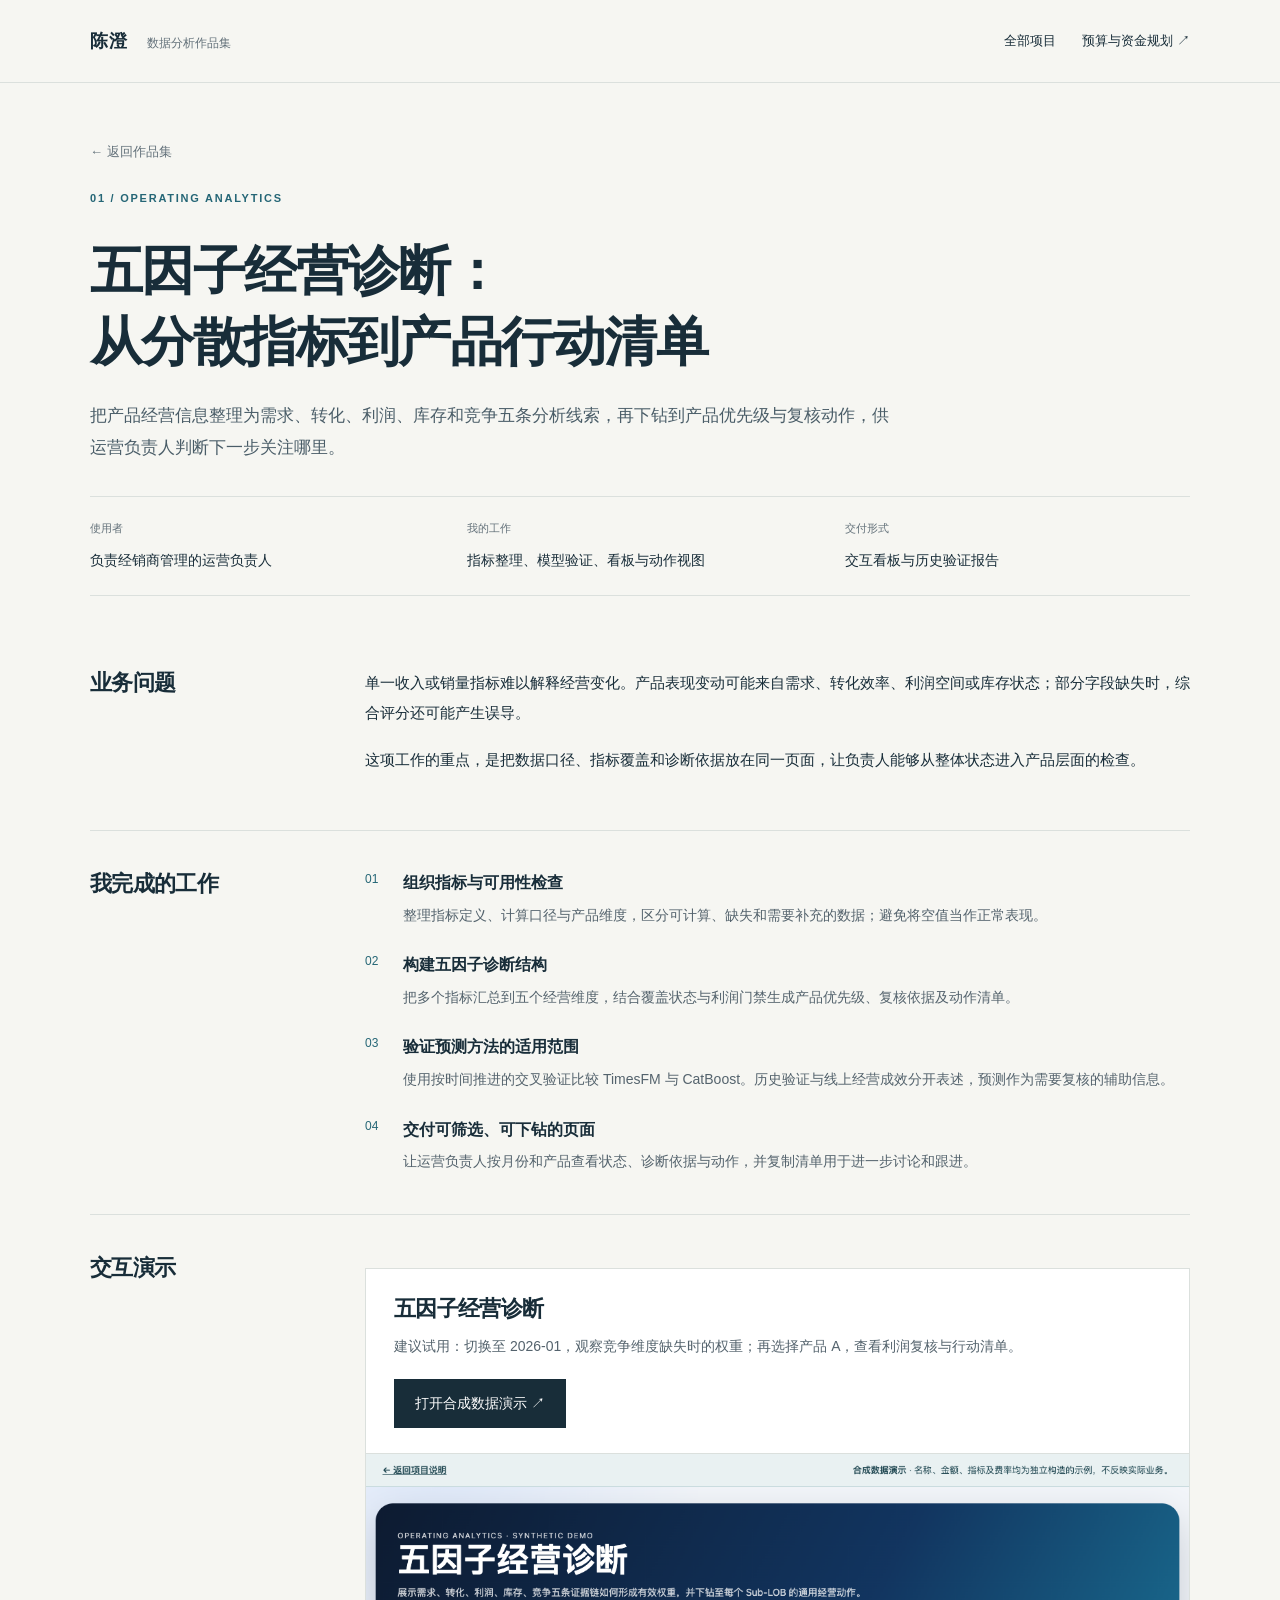
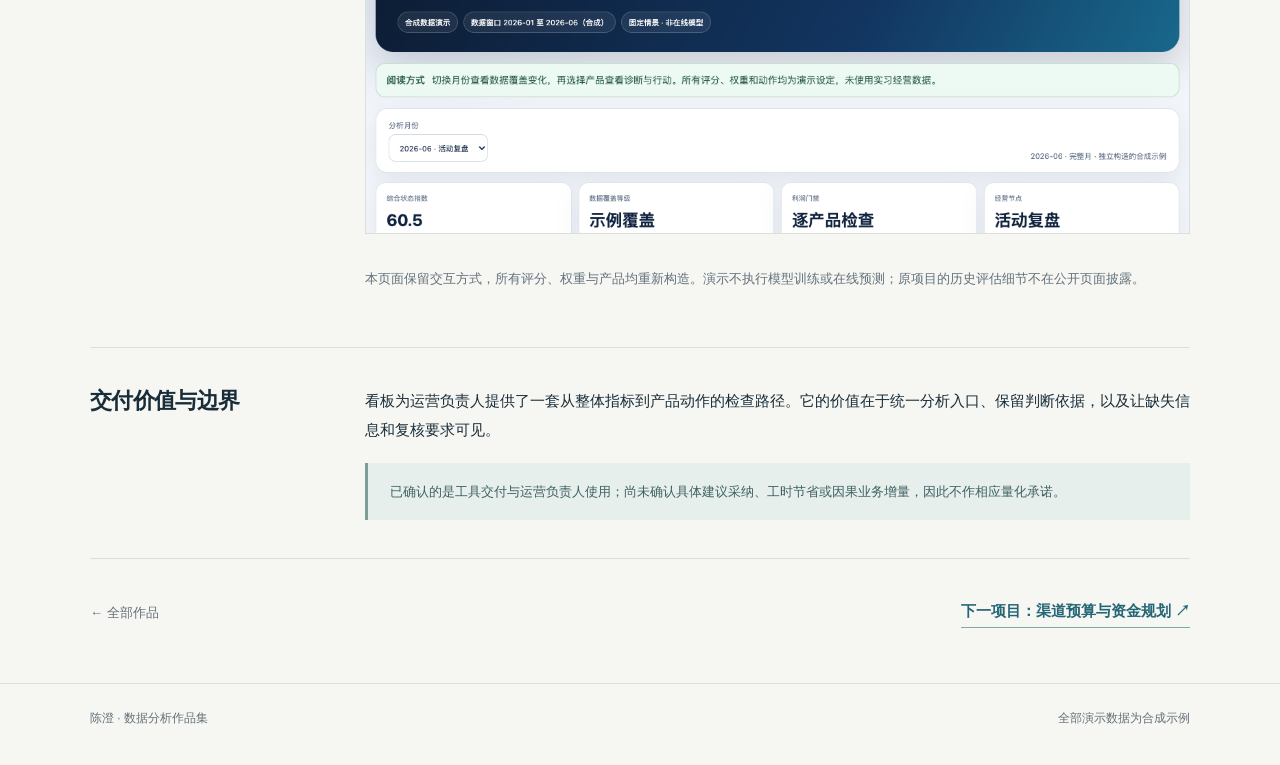
<file: quant.html>
<!doctype html><html lang="zh-CN"><head><meta charset="utf-8"><meta name="viewport" content="width=device-width,initial-scale=1"><title>五因子经营诊断 · 陈澄作品集</title><meta name="robots" content="noindex,nofollow"><link rel="icon" href="data:,"><link rel="stylesheet" href="assets/site.css"></head><body><a class="skip" href="#main">跳到主要内容</a><header class="site-header"><div class="wrap header-row"><a class="brand" href="index.html">陈澄 <small>数据分析作品集</small></a><nav class="nav" aria-label="主导航"><a href="index.html#projects">全部项目</a><a href="budget.html">预算与资金规划 ↗</a></nav></div></header>
<main id="main" class="wrap"><section class="case-top"><a class="back" href="index.html">← 返回作品集</a><p class="eyebrow" style="margin-top:25px">01 / OPERATING ANALYTICS</p><h1>五因子经营诊断：<br>从分散指标到产品行动清单</h1><p class="lede">把产品经营信息整理为需求、转化、利润、库存和竞争五条分析线索，再下钻到产品优先级与复核动作，供运营负责人判断下一步关注哪里。</p><div class="case-meta"><div><span>使用者</span><strong>负责经销商管理的运营负责人</strong></div><div><span>我的工作</span><strong>指标整理、模型验证、看板与动作视图</strong></div><div><span>交付形式</span><strong>交互看板与历史验证报告</strong></div></div></section>
<section class="case-section"><h2>业务问题</h2><div><p>单一收入或销量指标难以解释经营变化。产品表现变动可能来自需求、转化效率、利润空间或库存状态；部分字段缺失时，综合评分还可能产生误导。</p><p>这项工作的重点，是把数据口径、指标覆盖和诊断依据放在同一页面，让负责人能够从整体状态进入产品层面的检查。</p></div></section>
<section class="case-section"><h2>我完成的工作</h2><ol class="steps"><li><strong>组织指标与可用性检查</strong><p>整理指标定义、计算口径与产品维度，区分可计算、缺失和需要补充的数据；避免将空值当作正常表现。</p></li><li><strong>构建五因子诊断结构</strong><p>把多个指标汇总到五个经营维度，结合覆盖状态与利润门禁生成产品优先级、复核依据及动作清单。</p></li><li><strong>验证预测方法的适用范围</strong><p>使用按时间推进的交叉验证比较 TimesFM 与 CatBoost。历史验证与线上经营成效分开表述，预测作为需要复核的辅助信息。</p></li><li><strong>交付可筛选、可下钻的页面</strong><p>让运营负责人按月份和产品查看状态、诊断依据与动作，并复制清单用于进一步讨论和跟进。</p></li></ol></section>
<section class="case-section"><h2>交互演示</h2><div><div class="demo-block"><div class="demo-text"><h3>五因子经营诊断</h3><p>建议试用：切换至 2026-01，观察竞争维度缺失时的权重；再选择产品 A，查看利润复核与行动清单。</p><a class="button" href="demos/quant.html">打开合成数据演示 ↗</a></div><img src="assets/quant-preview.png" alt="五因子经营诊断合成演示截图" width="1200" height="740" loading="lazy"></div><p class="boundary">本页面保留交互方式，所有评分、权重与产品均重新构造。演示不执行模型训练或在线预测；原项目的历史评估细节不在公开页面披露。</p></div></section>
<section class="case-section"><h2>交付价值与边界</h2><div><p>看板为运营负责人提供了一套从整体指标到产品动作的检查路径。它的价值在于统一分析入口、保留判断依据，以及让缺失信息和复核要求可见。</p><div class="note">已确认的是工具交付与运营负责人使用；尚未确认具体建议采纳、工时节省或因果业务增量，因此不作相应量化承诺。</div></div></section><div class="next"><a class="back" href="index.html">← 全部作品</a><a class="link" href="budget.html">下一项目：渠道预算与资金规划 ↗</a></div></main><footer class="site-footer"><div class="wrap footer-row"><span>陈澄 · 数据分析作品集</span><span>全部演示数据为合成示例</span></div></footer></body></html>
</file>
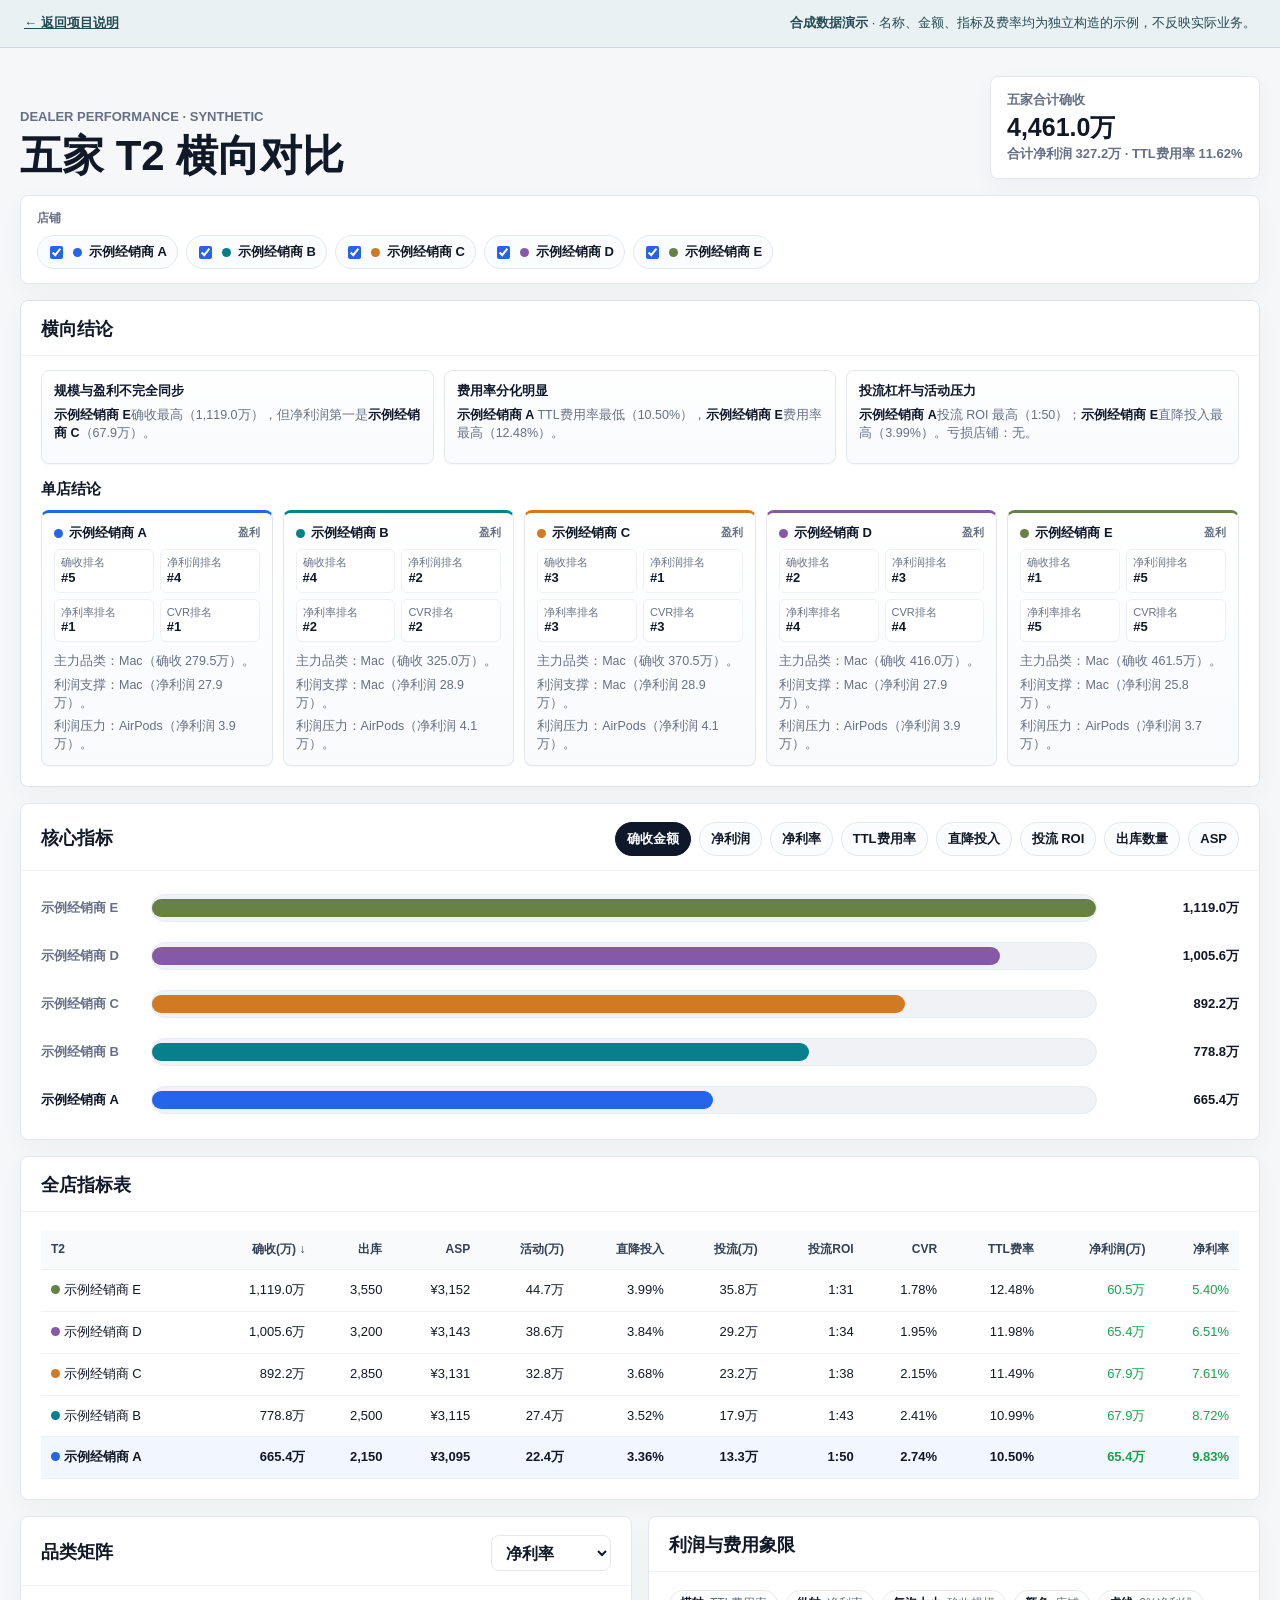
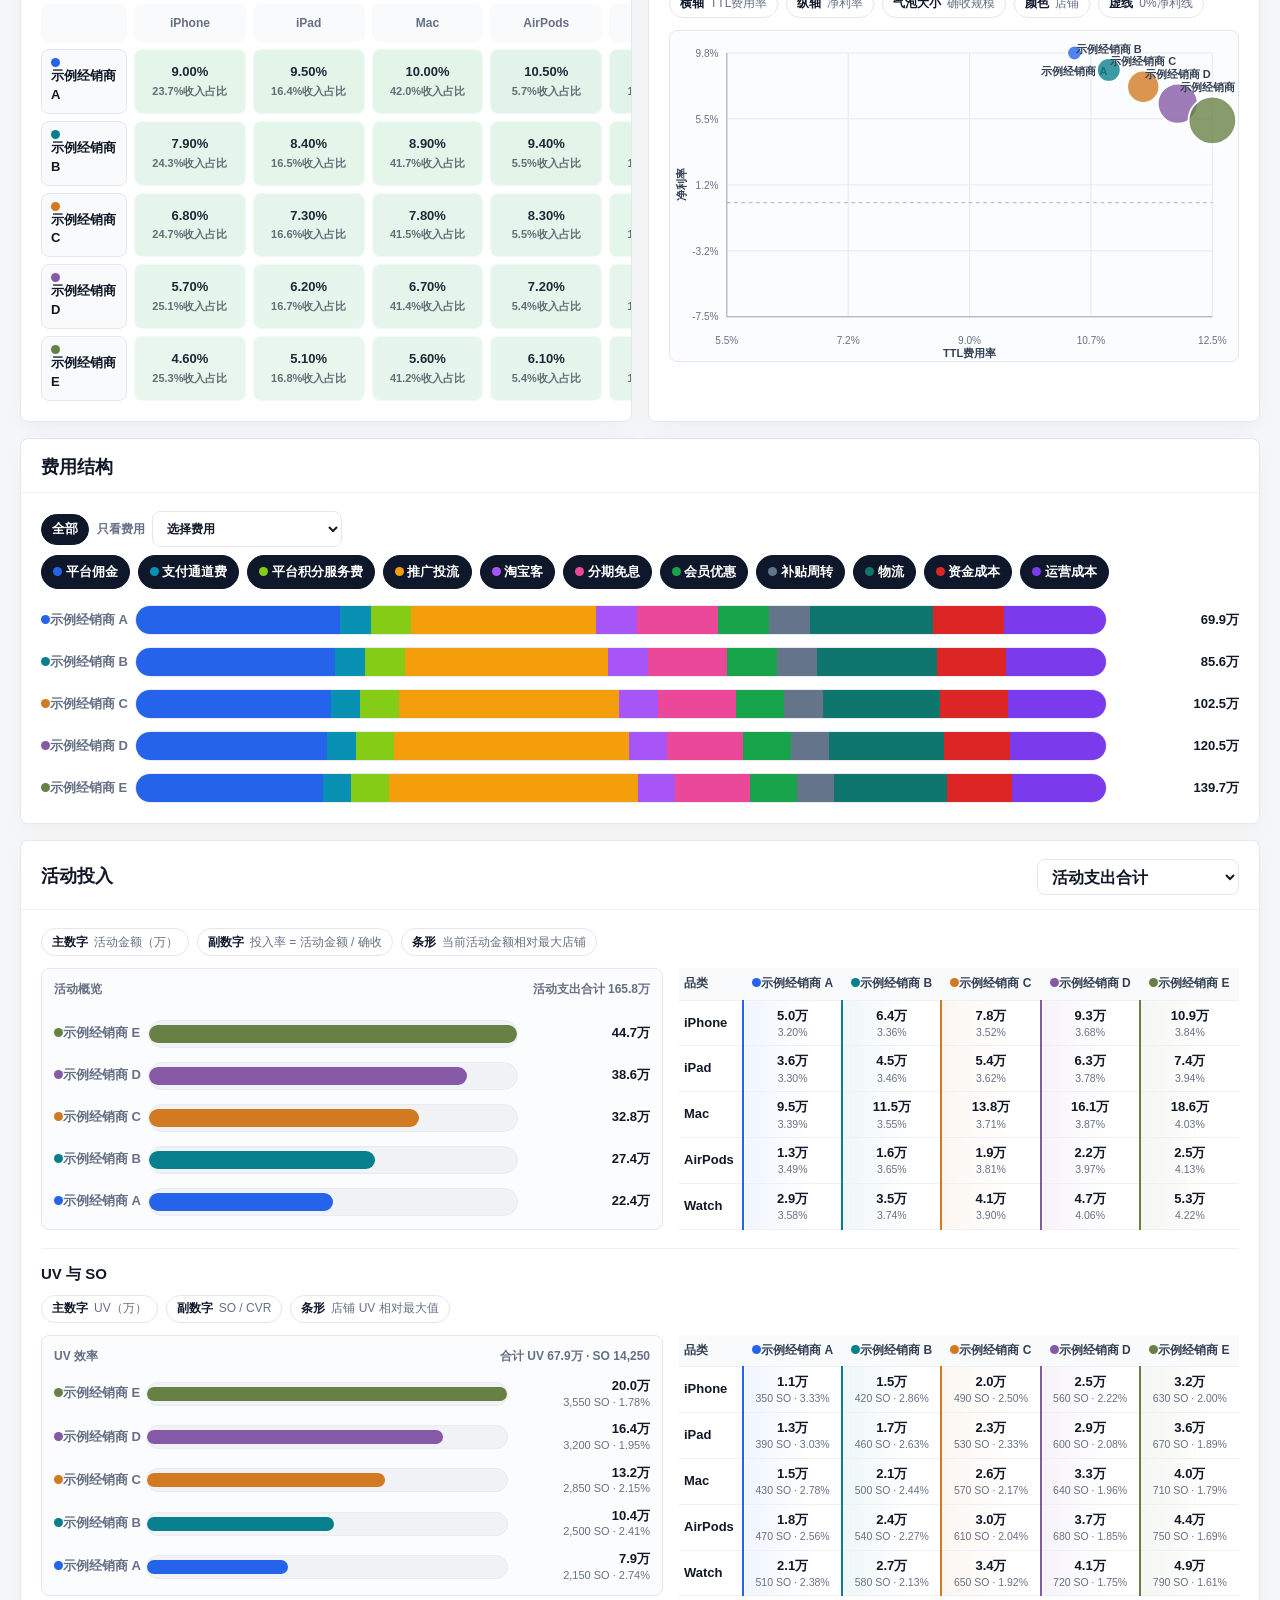
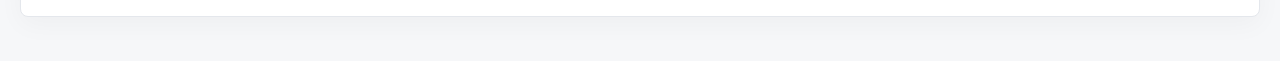
<file: demos/dealers.html>
<!DOCTYPE html>
<html lang="zh-CN">
<head>
  <meta charset="UTF-8">
  <meta name="viewport" content="width=device-width, initial-scale=1.0">
  <title>合成经营示例 五家 T2 横向对比</title>
  <style>
    :root {
      --bg: #f6f7f9;
      --surface: #ffffff;
      --surface-soft: #fbfcfd;
      --text: #111827;
      --muted: #667085;
      --faint: #98a2b3;
      --border: #e4e7ec;
      --line: #eef0f3;
      --blue: #2563eb;
      --green: #16a34a;
      --amber: #f59e0b;
      --red: #dc2626;
      --teal: #0891b2;
      --ink: #0f172a;
      --radius: 8px;
      --font: -apple-system, BlinkMacSystemFont, "SF Pro Text", "Helvetica Neue", Arial, "PingFang SC", "Hiragino Sans GB", "Microsoft YaHei", sans-serif;
    }

    * { box-sizing: border-box; }
    body {
      margin: 0;
      background: var(--bg);
      color: var(--text);
      font-family: var(--font);
      line-height: 1.45;
      letter-spacing: 0;
    }

    button, select, input { font: inherit; }
    button { color: inherit; }

    .shell {
      width: min(1240px, calc(100vw - 32px));
      margin: 0 auto;
      padding: 28px 0 44px;
    }

    .topbar {
      display: grid;
      grid-template-columns: minmax(0, 1fr) auto;
      gap: 24px;
      align-items: end;
      margin-bottom: 16px;
    }

    .eyebrow {
      margin: 0 0 6px;
      color: var(--muted);
      font-size: 13px;
      font-weight: 700;
      text-transform: uppercase;
    }

    h1 {
      margin: 0;
      font-size: clamp(28px, 4vw, 42px);
      line-height: 1.1;
      font-weight: 750;
      letter-spacing: 0;
    }

    .total-chip {
      min-width: 270px;
      border: 1px solid var(--border);
      background: var(--surface);
      border-radius: var(--radius);
      padding: 14px 16px;
      display: grid;
      gap: 4px;
      box-shadow: 0 8px 22px rgba(15, 23, 42, 0.04);
    }

    .total-chip span {
      color: var(--muted);
      font-size: 13px;
      font-weight: 650;
    }

    .total-chip strong {
      font-size: 25px;
      line-height: 1.1;
      font-weight: 760;
    }

    .panel {
      background: var(--surface);
      border: 1px solid var(--border);
      border-radius: var(--radius);
      box-shadow: 0 8px 26px rgba(15, 23, 42, 0.035);
      margin-top: 16px;
      overflow: hidden;
    }

    .panel-head {
      padding: 18px 20px 14px;
      border-bottom: 1px solid var(--line);
      display: flex;
      gap: 16px;
      align-items: center;
      justify-content: space-between;
      flex-wrap: wrap;
    }

    .panel-title {
      margin: 0;
      font-size: 18px;
      line-height: 1.2;
      font-weight: 740;
    }

    .panel-body { padding: 18px 20px 20px; }

    .toolbar {
      padding: 14px 16px;
      display: block;
    }

    .control-label {
      color: var(--muted);
      font-size: 12px;
      font-weight: 720;
      margin-bottom: 8px;
    }

    .store-filters {
      display: flex;
      flex-wrap: wrap;
      gap: 8px;
    }

    .store-toggle {
      min-height: 34px;
      border: 1px solid var(--border);
      border-radius: 999px;
      padding: 5px 10px 5px 8px;
      display: inline-flex;
      gap: 7px;
      align-items: center;
      background: var(--surface-soft);
      color: var(--text);
      font-size: 13px;
      font-weight: 650;
      cursor: pointer;
      user-select: none;
    }

    .store-toggle input { accent-color: var(--blue); }
    .swatch {
      width: 9px;
      height: 9px;
      border-radius: 50%;
      display: inline-block;
      flex: 0 0 auto;
    }

    .segmented {
      display: flex;
      flex-wrap: wrap;
      gap: 8px;
    }

    .segmented button,
    .legend-button,
    .legend-action {
      min-height: 34px;
      border: 1px solid var(--border);
      background: var(--surface-soft);
      border-radius: 999px;
      padding: 6px 11px;
      cursor: pointer;
      font-size: 13px;
      font-weight: 680;
      transition: border-color .16s ease, background .16s ease, color .16s ease;
    }

    .segmented button.active,
    .legend-button.active,
    .legend-action.active {
      border-color: var(--ink);
      background: var(--ink);
      color: #fff;
    }

    .legend-button.muted {
      opacity: .38;
      text-decoration: line-through;
    }

    .legend-action {
      min-height: 30px;
      padding: 5px 10px;
    }

    .expense-tools {
      display: inline-flex;
      align-items: center;
      gap: 8px;
      flex-wrap: wrap;
      width: 100%;
    }

    .expense-solo-field {
      display: inline-flex;
      align-items: center;
      gap: 7px;
      color: var(--muted);
      font-size: 12px;
      font-weight: 720;
    }

    .expense-solo-select {
      min-width: 190px;
    }

    .chart-area {
      display: block;
    }

    .bar-list {
      display: grid;
      gap: 10px;
    }

    .bar-row {
      display: grid;
      grid-template-columns: 96px minmax(0, 1fr) 128px;
      gap: 14px;
      align-items: center;
      border: 0;
      background: transparent;
      width: 100%;
      padding: 5px 0;
      text-align: left;
      cursor: pointer;
    }

    .bar-row.is-active .bar-label { color: var(--ink); font-weight: 780; }
    .bar-label {
      color: var(--muted);
      font-size: 13px;
      font-weight: 680;
      white-space: nowrap;
    }

    .bar-value {
      font-variant-numeric: tabular-nums;
      text-align: right;
      font-size: 13px;
      font-weight: 720;
    }

    .bar-track {
      height: 28px;
      background: #f0f2f5;
      border: 1px solid #e8ebef;
      border-radius: 999px;
      position: relative;
      overflow: hidden;
    }

    .bar-fill {
      position: absolute;
      left: var(--left);
      width: max(var(--width), 2px);
      top: 4px;
      bottom: 4px;
      border-radius: 999px;
      background: var(--color);
      min-width: 2px;
    }

    .zero-line {
      position: absolute;
      left: var(--zero);
      top: 0;
      bottom: 0;
      width: 1px;
      background: rgba(15, 23, 42, .22);
    }

    .grid-2 {
      display: grid;
      grid-template-columns: minmax(0, 1fr) minmax(0, 1fr);
      gap: 16px;
      align-items: stretch;
    }

    .table-wrap { overflow-x: auto; }
    table {
      width: 100%;
      border-collapse: collapse;
      font-size: 13px;
      font-variant-numeric: tabular-nums;
      min-width: 980px;
    }

    th, td {
      border-bottom: 1px solid var(--line);
      padding: 11px 10px;
      text-align: right;
      vertical-align: middle;
      white-space: nowrap;
    }

    th:first-child, td:first-child { text-align: left; }
    th {
      background: #f8fafc;
      color: #344054;
      font-size: 12px;
      font-weight: 760;
      position: sticky;
      top: 0;
      z-index: 1;
    }

    th button {
      border: 0;
      padding: 0;
      background: transparent;
      cursor: pointer;
      color: inherit;
      font-weight: inherit;
    }

    tbody tr { cursor: pointer; }
    tbody tr:hover td { background: #fafafa; }
    tbody tr.is-active td {
      background: #f2f6ff;
      font-weight: 720;
    }

    .pos { color: var(--green); }
    .neg { color: var(--red); }
    .muted { color: var(--muted); }

    .heatmap {
      display: grid;
      grid-template-columns: 86px repeat(5, minmax(96px, 1fr));
      gap: 7px;
      min-width: 680px;
    }

    .heat-head,
    .heat-store,
    .heat-cell {
      border-radius: var(--radius);
      min-height: 58px;
      display: grid;
      align-content: center;
      padding: 8px 9px;
      border: 1px solid transparent;
    }

    .heat-head {
      color: var(--muted);
      font-size: 12px;
      font-weight: 780;
      min-height: 38px;
      background: #f8fafc;
      text-align: center;
    }

    .heat-store {
      background: #f8fafc;
      color: var(--text);
      font-weight: 780;
      font-size: 13px;
      cursor: pointer;
      border-color: var(--border);
    }

    .heat-cell {
      font-size: 13px;
      text-align: center;
      font-weight: 760;
      font-variant-numeric: tabular-nums;
      color: #1f2937;
      cursor: pointer;
      border-color: rgba(255,255,255,.45);
    }

    .heat-cell small {
      color: rgba(31, 41, 55, .66);
      font-size: 11px;
      font-weight: 640;
      margin-top: 2px;
    }

    .chart-svg {
      width: 100%;
      min-height: 330px;
      display: block;
      background: var(--surface-soft);
      border: 1px solid var(--border);
      border-radius: var(--radius);
    }

    .point { cursor: pointer; }
    .point text {
      font-size: 12px;
      fill: #344054;
      font-weight: 720;
    }

    .scatter-legend {
      margin: 0 0 10px;
    }

    .expense-legend {
      display: flex;
      flex-wrap: wrap;
      gap: 8px;
      margin-bottom: 16px;
    }

    .stack-list,
    .activity-list {
      display: grid;
      gap: 12px;
    }

    .stack-row,
    .activity-row {
      display: grid;
      grid-template-columns: 82px minmax(0, 1fr) 120px;
      gap: 12px;
      align-items: center;
      cursor: pointer;
    }

    .stack-track {
      height: 30px;
      background: #f0f2f5;
      border: 1px solid #e8ebef;
      border-radius: 999px;
      display: flex;
      overflow: hidden;
      position: relative;
    }

    .stack-seg {
      height: 100%;
      min-width: 1px;
      background: var(--color);
      cursor: crosshair;
      transition: filter .14s ease, opacity .14s ease;
    }

    .stack-seg:hover,
    .stack-seg:focus-visible {
      filter: brightness(.88) saturate(1.12);
      opacity: .92;
      outline: 2px solid rgba(17, 24, 39, .18);
      outline-offset: -2px;
    }

    .stack-percent {
      position: absolute;
      right: 8px;
      top: 50%;
      transform: translateY(-50%);
      z-index: 1;
      border: 1px solid rgba(15, 23, 42, .12);
      border-radius: 999px;
      background: rgba(255, 255, 255, .88);
      color: var(--ink);
      padding: 1px 7px;
      font-size: 12px;
      font-weight: 780;
      font-variant-numeric: tabular-nums;
      line-height: 1.35;
      pointer-events: none;
      box-shadow: 0 2px 8px rgba(15, 23, 42, .08);
    }

    .chart-tooltip {
      position: fixed;
      left: 0;
      top: 0;
      z-index: 30;
      width: max-content;
      max-width: min(300px, calc(100vw - 24px));
      pointer-events: none;
      opacity: 0;
      transform: translate3d(-9999px, -9999px, 0);
      transition: opacity .12s ease;
      background: rgba(15, 23, 42, .96);
      color: #fff;
      border: 1px solid rgba(255, 255, 255, .14);
      border-radius: var(--radius);
      padding: 10px 12px;
      box-shadow: 0 14px 34px rgba(15, 23, 42, .24);
      font-size: 12px;
      line-height: 1.35;
    }

    .chart-tooltip.is-visible {
      opacity: 1;
    }

    .tooltip-title {
      display: flex;
      gap: 8px;
      align-items: center;
      justify-content: space-between;
      margin-bottom: 8px;
      font-weight: 760;
      white-space: nowrap;
    }

    .tooltip-title span {
      color: rgba(255, 255, 255, .68);
      font-weight: 700;
    }

    .tooltip-grid {
      display: grid;
      grid-template-columns: auto auto;
      gap: 5px 18px;
      align-items: baseline;
      font-variant-numeric: tabular-nums;
    }

    .tooltip-grid span {
      color: rgba(255, 255, 255, .66);
    }

    .tooltip-grid strong {
      justify-self: end;
      font-weight: 760;
    }

    .activity-track {
      height: 28px;
      background: #f0f2f5;
      border: 1px solid #e8ebef;
      border-radius: 999px;
      overflow: hidden;
      position: relative;
    }

    .activity-fill {
      position: absolute;
      left: 0;
      top: 4px;
      bottom: 4px;
      border-radius: 999px;
      width: var(--width);
      background: var(--color);
    }

    .metric-legend {
      display: flex;
      flex-wrap: wrap;
      gap: 8px;
      margin: 0 0 12px;
      color: var(--muted);
      font-size: 12px;
      line-height: 1.25;
    }

    .metric-chip {
      display: inline-flex;
      align-items: center;
      gap: 6px;
      min-height: 28px;
      border: 1px solid var(--border);
      border-radius: 999px;
      background: #ffffff;
      padding: 4px 10px;
      white-space: nowrap;
    }

    .metric-chip b {
      color: var(--ink);
      font-weight: 780;
    }

    .activity-layout {
      display: grid;
      grid-template-columns: minmax(280px, 1fr) minmax(0, 560px);
      gap: 16px;
      align-items: stretch;
    }

    .activity-compare {
      margin-top: 18px;
      padding-top: 16px;
      border-top: 1px solid var(--line);
    }

    .traffic-sales-layout {
      display: grid;
      grid-template-columns: minmax(280px, 1fr) minmax(0, 560px);
      gap: 16px;
      align-items: start;
    }

    .activity-summary,
    .traffic-summary {
      border: 1px solid var(--border);
      border-radius: var(--radius);
      background: var(--surface-soft);
      padding: 12px;
      display: grid;
      gap: 10px;
      height: 100%;
    }

    .activity-summary-head,
    .traffic-summary-head {
      display: flex;
      justify-content: space-between;
      gap: 12px;
      align-items: baseline;
      color: var(--muted);
      font-size: 12px;
      font-weight: 720;
    }

    .traffic-row {
      display: grid;
      grid-template-columns: 82px minmax(0, 1fr) 132px;
      gap: 10px;
      align-items: center;
      cursor: pointer;
    }

    .traffic-track {
      height: 24px;
      border: 1px solid #e8ebef;
      border-radius: 999px;
      background: #f0f2f5;
      overflow: hidden;
      position: relative;
    }

    .traffic-fill {
      position: absolute;
      left: 0;
      top: 4px;
      bottom: 4px;
      width: var(--width);
      border-radius: 999px;
      background: var(--color);
    }

    .traffic-value {
      text-align: right;
      font-variant-numeric: tabular-nums;
    }

    .traffic-value strong,
    .traffic-value span {
      display: block;
    }

    .traffic-value strong {
      color: var(--text);
      font-size: 13px;
      line-height: 1.2;
    }

    .traffic-value span {
      color: var(--muted);
      font-size: 11px;
      line-height: 1.25;
      margin-top: 2px;
    }

    .subsection-title {
      margin: 0 0 12px;
      color: var(--text);
      font-size: 15px;
      line-height: 1.2;
      font-weight: 760;
    }

    .activity-matrix {
      width: 100%;
      height: 100%;
      min-width: 0;
      table-layout: fixed;
    }

    .activity-matrix-wrap {
      width: min(100%, 560px);
      justify-self: start;
      height: 100%;
    }

    .activity-matrix th,
    .activity-matrix td {
      padding: 7px 5px;
      white-space: normal;
    }

    .activity-matrix th {
      text-align: center;
    }

    .activity-matrix th:first-child {
      text-align: left;
      width: 64px;
    }

    .activity-matrix td:first-child {
      font-weight: 780;
      padding-right: 12px;
    }

    .activity-cell {
      text-align: center;
      border-left: 2px solid var(--store-color);
      background: linear-gradient(90deg, color-mix(in srgb, var(--store-color) 7%, transparent), transparent 70%);
    }

    .activity-cell strong {
      display: block;
      color: var(--text);
      font-size: 13px;
      line-height: 1.25;
      font-weight: 780;
    }

    .activity-cell span {
      display: block;
      margin-top: 2px;
      color: var(--muted);
      font-size: 10.5px;
      line-height: 1.2;
      font-variant-numeric: tabular-nums;
    }

    .select {
      min-height: 36px;
      border: 1px solid var(--border);
      border-radius: var(--radius);
      background: var(--surface);
      padding: 0 10px;
      color: var(--text);
      font-weight: 650;
    }

    .conclusion-panel {
      border-color: #dbe3f0;
    }

    .conclusion-panel .panel-body {
      padding-top: 14px;
    }

    .insights {
      display: grid;
      grid-template-columns: repeat(3, minmax(0, 1fr));
      gap: 10px;
    }

    .store-insights {
      display: grid;
      grid-template-columns: repeat(5, minmax(0, 1fr));
      gap: 10px;
      margin-top: 12px;
    }

    .insight,
    .store-insight {
      background: linear-gradient(180deg, #ffffff 0%, #f8fafc 100%);
      border: 1px solid var(--border);
      border-radius: var(--radius);
      padding: 12px;
      min-width: 0;
      box-shadow: 0 1px 2px rgba(16, 24, 40, 0.04);
    }

    .insight {
      min-height: 94px;
    }

    .store-insight {
      min-height: 150px;
      border-top: 3px solid var(--border);
    }

    .insight h3,
    .store-insight h3 {
      margin: 0 0 7px;
      color: var(--ink);
      font-size: 13px;
      line-height: 1.25;
      font-weight: 760;
    }

    .store-insight h3 {
      display: flex;
      align-items: center;
      justify-content: space-between;
      gap: 8px;
    }

    .store-insight-name {
      display: inline-flex;
      align-items: center;
      gap: 6px;
      min-width: 0;
    }

    .store-status {
      color: var(--muted);
      font-size: 11px;
      font-weight: 720;
      white-space: nowrap;
    }

    .insight p,
    .store-insight p {
      margin: 0;
      color: var(--muted);
      font-size: 12.5px;
      line-height: 1.45;
    }

    .store-insight p + p {
      margin-top: 5px;
    }

    .insight strong {
      color: var(--ink);
      font-weight: 780;
    }

    .store-mini-grid {
      display: grid;
      grid-template-columns: repeat(2, minmax(0, 1fr));
      gap: 6px;
      margin: 8px 0 10px;
    }

    .store-mini-grid span {
      border: 1px solid var(--line);
      border-radius: 6px;
      background: #ffffff;
      padding: 6px;
      color: var(--muted);
      font-size: 11px;
      line-height: 1.15;
    }

    .store-mini-grid b {
      display: block;
      margin-top: 2px;
      color: var(--ink);
      font-size: 13px;
      font-weight: 780;
    }

    .store-section-title {
      margin-top: 16px;
      margin-bottom: 10px;
    }

    @media (max-width: 980px) {
      .topbar,
      .toolbar,
      .activity-layout,
      .traffic-sales-layout,
      .grid-2,
      .insights,
      .store-insights {
        grid-template-columns: 1fr;
      }
      .total-chip { min-width: 0; }
      .bar-row,
      .stack-row,
      .activity-row,
      .traffic-row {
        grid-template-columns: 68px minmax(0, 1fr) 96px;
      }
    }

    @media (max-width: 640px) {
      .shell { width: min(100vw - 20px, 1240px); padding-top: 18px; }
      .panel-head, .panel-body { padding-left: 14px; padding-right: 14px; }
      .toolbar { padding: 12px; }
      .bar-row,
      .stack-row,
      .activity-row,
      .traffic-row {
        grid-template-columns: 1fr;
        gap: 6px;
      }
      .bar-value { text-align: left; }
      .heatmap { grid-template-columns: 80px repeat(5, 92px); }
    }
  </style>
<link rel="icon" href="data:,"><meta name="robots" content="noindex,nofollow"><style>.portfolio-banner{position:relative;z-index:100;display:flex;align-items:center;gap:20px;justify-content:space-between;padding:13px 24px;background:#e9f1f2;color:#244b55;font:13px/1.6 -apple-system,BlinkMacSystemFont,"PingFang SC",sans-serif;border-bottom:1px solid #c6d9dd}.portfolio-banner a{font-weight:700;color:#244b55;text-decoration:underline;white-space:nowrap}.portfolio-banner span{text-align:right}html{overflow-x:clip}button:focus-visible,a:focus-visible,input:focus-visible,select:focus-visible{outline:3px solid #1f8595;outline-offset:3px}@media(max-width:600px){.portfolio-banner{padding:12px 16px;align-items:flex-start;gap:8px;flex-direction:column}.portfolio-banner span{text-align:left;font-size:12px}}</style></head>
<body><aside class="portfolio-banner"><a href="../budget.html">← 返回项目说明</a><span><b>合成数据演示</b> · 名称、金额、指标及费率均为独立构造的示例，不反映实际业务。</span></aside>
<main class="shell">
  <header class="topbar">
    <div>
      <p class="eyebrow">DEALER PERFORMANCE · SYNTHETIC</p>
      <h1>五家 T2 横向对比</h1>
    </div>
    <div class="total-chip">
      <span>五家合计确收</span>
      <strong id="portfolioRevenue">-</strong>
      <span id="portfolioProfit">-</span>
    </div>
  </header>

  <section class="panel toolbar">
    <div>
      <div class="control-label">店铺</div>
      <div class="store-filters" id="storeFilters"></div>
    </div>
  </section>

  <section class="panel conclusion-panel">
    <div class="panel-head">
      <div>
        <h2 class="panel-title">横向结论</h2>
      </div>
    </div>
    <div class="panel-body">
      <div class="insights" id="insights"></div>
      <h3 class="subsection-title store-section-title">单店结论</h3>
      <div class="store-insights" id="storeInsights"></div>
    </div>
  </section>

  <section class="panel">
    <div class="panel-head">
      <div>
        <h2 class="panel-title">核心指标</h2>
      </div>
      <div class="segmented" id="metricSelector"></div>
    </div>
    <div class="panel-body">
      <div class="chart-area">
        <div class="bar-list" id="barChart"></div>
      </div>
    </div>
  </section>

  <section class="panel">
    <div class="panel-head">
      <div>
        <h2 class="panel-title">全店指标表</h2>
      </div>
    </div>
    <div class="panel-body table-wrap">
      <table>
        <thead><tr id="summaryHead"></tr></thead>
        <tbody id="summaryBody"></tbody>
      </table>
    </div>
  </section>

  <div class="grid-2">
    <section class="panel">
      <div class="panel-head">
        <div>
          <h2 class="panel-title">品类矩阵</h2>
        </div>
        <select class="select" id="heatMetric"></select>
      </div>
      <div class="panel-body table-wrap">
        <div class="heatmap" id="heatmap"></div>
      </div>
    </section>

    <section class="panel">
      <div class="panel-head">
        <div>
          <h2 class="panel-title">利润与费用象限</h2>
        </div>
      </div>
      <div class="panel-body">
        <div class="metric-legend scatter-legend" id="scatterLegend">
          <span class="metric-chip"><b>横轴</b> TTL费用率</span>
          <span class="metric-chip"><b>纵轴</b> 净利率</span>
          <span class="metric-chip"><b>气泡大小</b> 确收规模</span>
          <span class="metric-chip"><b>颜色</b> 店铺</span>
          <span class="metric-chip"><b>虚线</b> 0%净利线</span>
        </div>
        <svg class="chart-svg" id="scatter" viewBox="0 0 620 360" role="img" aria-label="利润与费用象限"></svg>
      </div>
    </section>
  </div>

  <section class="panel">
    <div class="panel-head">
      <div>
        <h2 class="panel-title">费用结构</h2>
      </div>
    </div>
    <div class="panel-body">
      <div class="expense-legend" id="expenseLegend"></div>
      <div class="stack-list" id="expenseBars"></div>
    </div>
  </section>

  <section class="panel">
    <div class="panel-head">
      <div>
        <h2 class="panel-title">活动投入</h2>
      </div>
      <select class="select" id="activityMetric"></select>
    </div>
    <div class="panel-body">
      <div class="metric-legend" id="activityLegend"></div>
      <div class="activity-layout">
        <div class="activity-summary">
          <div class="activity-summary-head">
            <span>活动概览</span>
            <span id="activityBarsTotal">-</span>
          </div>
          <div class="activity-list" id="activityBars"></div>
        </div>
        <div class="table-wrap activity-matrix-wrap">
          <table class="activity-matrix">
            <thead id="activityDetailHead"></thead>
            <tbody id="activityDetail"></tbody>
          </table>
        </div>
      </div>
      <div class="activity-compare">
        <h3 class="subsection-title">UV 与 SO</h3>
        <div class="metric-legend" id="trafficSalesLegend"></div>
        <div class="traffic-sales-layout">
          <div class="traffic-summary" id="trafficSalesSummary"></div>
          <div class="table-wrap activity-matrix-wrap">
            <table class="activity-matrix">
              <thead id="trafficSalesHead"></thead>
              <tbody id="trafficSalesDetail"></tbody>
            </table>
          </div>
        </div>
      </div>
    </div>
  </section>

</main>
<div class="chart-tooltip" id="chartTooltip"></div>

<script>
const reportData = {"synthetic":true,"generatedAt":"2026-09-23","lobOrder":["iPhone","iPad","Mac","AirPods","Watch"],"heatmapLobOrder":["iPhone","iPad","Mac","AirPods","Watch"],"expenseOrder":["平台佣金","支付通道费","平台积分服务费","推广投流","淘宝客","分期免息","会员优惠","补贴周转","物流","资金成本","运营成本"],"activityOrder":["直降（活动补贴）","平台积分/积分抵扣","以旧换新（商家出资）","会员优惠 商家出资","免息分期（商家贴息）-"],"stores":[{"store":"示例经销商 A","color":"#2563eb","sourceReport":"合成示例","summary":{"total_revenue":6654000,"total_expense_rate":0.10499278629395854,"total_net_profit":654229.9999999999,"overall_net_profit_rate":0.09832131048993085,"total_act_cost":223559.04000000004,"total_traffic_cost":133080.0,"overall_traffic_rate":0.02,"overall_traffic_roi":50.0,"expense_structure":{"平台佣金":146894.025974026,"支付通道费":22034.103896103898,"平台积分服务费":29378.805194805198,"推广投流":133080.0,"淘宝客":29378.805194805198,"分期免息":58757.610389610396,"会员优惠":36723.5064935065,"补贴周转":29378.805194805198,"物流":88136.41558441559,"资金成本":51412.9090909091,"运营成本":73447.012987013,"TTL费用":698622.0000000001},"total_volume":2150,"total_ttl_cost":698622.0000000001,"total_act_rate":0.033597691614066734,"asp":3094.8837209302324,"traffic_so":2150,"total_uv":78600,"traffic_conversion_rate":0.027353689567430027,"overall_conversion_rate":0.027353689567430027},"expenseComponents":{"平台佣金":146894.025974026,"支付通道费":22034.103896103898,"平台积分服务费":29378.805194805198,"推广投流":133080.0,"淘宝客":29378.805194805198,"分期免息":58757.610389610396,"会员优惠":36723.5064935065,"补贴周转":29378.805194805198,"物流":88136.41558441559,"资金成本":51412.9090909091,"运营成本":73447.012987013},"data":[{"LOB":"iPhone","Traffic_Cost":31500.0,"Volume":350,"Revenue":1575000,"TTL_Cost":157500.0,"Net_Val":141750.0,"Gross_Val":299250.0,"Gross_Raw_Val":283500.0,"MDF_Actual_Val":15750.0,"Gross_Rate":0.19,"Gross_Raw_Rate":0.18,"MDF_Actual_Rate":0.01,"Finance_Source_Revenue":1575000,"TTL_Rate":0.1,"Net_Rate":0.09,"Traffic_Rate":0.02,"UV":10500,"Revenue_Share":0.23669972948602344,"ASP":4500.0,"Traffic_ROI":50.0,"Conversion_Rate":0.03333333333333333,"SO_UV_SO":350,"SO_UV_Rev":1575000,"SO_UV_UV":10500,"SO_UV_CVR":0.03333333333333333},{"LOB":"iPad","Traffic_Cost":21840.0,"Volume":390,"Revenue":1092000,"TTL_Cost":112476.00000000001,"Net_Val":103739.99999999999,"Gross_Val":216216.0,"Gross_Raw_Val":205296.0,"MDF_Actual_Val":10920.0,"Gross_Rate":0.198,"Gross_Raw_Rate":0.188,"MDF_Actual_Rate":0.01,"Finance_Source_Revenue":1092000,"TTL_Rate":0.10300000000000001,"Net_Rate":0.09499999999999999,"Traffic_Rate":0.02,"UV":12870,"Revenue_Share":0.16411181244364292,"ASP":2800.0,"Traffic_ROI":50.0,"Conversion_Rate":0.030303030303030304,"SO_UV_SO":390,"SO_UV_Rev":1092000,"SO_UV_UV":12870,"SO_UV_CVR":0.030303030303030304},{"LOB":"Mac","Traffic_Cost":55900.0,"Volume":430,"Revenue":2795000,"TTL_Cost":296270.00000000006,"Net_Val":279499.99999999994,"Gross_Val":575770.0,"Gross_Raw_Val":547820.0,"MDF_Actual_Val":27950.0,"Gross_Rate":0.206,"Gross_Raw_Rate":0.196,"MDF_Actual_Rate":0.01,"Finance_Source_Revenue":2795000,"TTL_Rate":0.10600000000000002,"Net_Rate":0.09999999999999998,"Traffic_Rate":0.02,"UV":15480,"Revenue_Share":0.4200480913736099,"ASP":6500.0,"Traffic_ROI":50.0,"Conversion_Rate":0.027777777777777776,"SO_UV_SO":430,"SO_UV_Rev":2795000,"SO_UV_UV":15480,"SO_UV_CVR":0.027777777777777776},{"LOB":"AirPods","Traffic_Cost":7520.0,"Volume":470,"Revenue":376000,"TTL_Cost":40984.00000000001,"Net_Val":39479.99999999999,"Gross_Val":80464.0,"Gross_Raw_Val":76704.0,"MDF_Actual_Val":3760.0,"Gross_Rate":0.214,"Gross_Raw_Rate":0.204,"MDF_Actual_Rate":0.01,"Finance_Source_Revenue":376000,"TTL_Rate":0.10900000000000001,"Net_Rate":0.10499999999999998,"Traffic_Rate":0.02,"UV":18330,"Revenue_Share":0.05650736399158401,"ASP":800.0,"Traffic_ROI":50.0,"Conversion_Rate":0.02564102564102564,"SO_UV_SO":470,"SO_UV_Rev":376000,"SO_UV_UV":18330,"SO_UV_CVR":0.02564102564102564},{"LOB":"Watch","Traffic_Cost":16320.0,"Volume":510,"Revenue":816000,"TTL_Cost":91392.0,"Net_Val":89760.0,"Gross_Val":181152.0,"Gross_Raw_Val":172992.0,"MDF_Actual_Val":8160.0,"Gross_Rate":0.222,"Gross_Raw_Rate":0.212,"MDF_Actual_Rate":0.01,"Finance_Source_Revenue":816000,"TTL_Rate":0.112,"Net_Rate":0.11,"Traffic_Rate":0.02,"UV":21420,"Revenue_Share":0.12263300270513977,"ASP":1600.0,"Traffic_ROI":50.0,"Conversion_Rate":0.023809523809523808,"SO_UV_SO":510,"SO_UV_Rev":816000,"SO_UV_UV":21420,"SO_UV_CVR":0.023809523809523808}],"actData":[{"LOB":"iPhone","Total_Act_Cost":50400.0,"Act_Expense_Rate":0.032,"直降（活动补贴）_cost":17640.0,"直降（活动补贴）_pen":0.6,"平台积分/积分抵扣_cost":10080.0,"平台积分/积分抵扣_pen":0.8,"以旧换新（商家出资）_cost":10080.0,"以旧换新（商家出资）_pen":0.25,"会员优惠 商家出资_cost":7560.0,"会员优惠 商家出资_pen":0.4,"免息分期（商家贴息）-_cost":5040.0,"免息分期（商家贴息）-_pen":0.15},{"LOB":"iPad","Total_Act_Cost":35992.32000000001,"Act_Expense_Rate":0.03296,"直降（活动补贴）_cost":12597.312000000002,"直降（活动补贴）_pen":0.6,"平台积分/积分抵扣_cost":7198.464000000002,"平台积分/积分抵扣_pen":0.8,"以旧换新（商家出资）_cost":7198.464000000002,"以旧换新（商家出资）_pen":0.25,"会员优惠 商家出资_cost":5398.848000000001,"会员优惠 商家出资_pen":0.4,"免息分期（商家贴息）-_cost":3599.232000000001,"免息分期（商家贴息）-_pen":0.15},{"LOB":"Mac","Total_Act_Cost":94806.40000000002,"Act_Expense_Rate":0.033920000000000006,"直降（活动补贴）_cost":33182.240000000005,"直降（活动补贴）_pen":0.6,"平台积分/积分抵扣_cost":18961.280000000006,"平台积分/积分抵扣_pen":0.8,"以旧换新（商家出资）_cost":18961.280000000006,"以旧换新（商家出资）_pen":0.25,"会员优惠 商家出资_cost":14220.960000000003,"会员优惠 商家出资_pen":0.4,"免息分期（商家贴息）-_cost":9480.640000000003,"免息分期（商家贴息）-_pen":0.15},{"LOB":"AirPods","Total_Act_Cost":13114.880000000003,"Act_Expense_Rate":0.03488000000000001,"直降（活动补贴）_cost":4590.2080000000005,"直降（活动补贴）_pen":0.6,"平台积分/积分抵扣_cost":2622.9760000000006,"平台积分/积分抵扣_pen":0.8,"以旧换新（商家出资）_cost":2622.9760000000006,"以旧换新（商家出资）_pen":0.25,"会员优惠 商家出资_cost":1967.2320000000004,"会员优惠 商家出资_pen":0.4,"免息分期（商家贴息）-_cost":1311.4880000000003,"免息分期（商家贴息）-_pen":0.15},{"LOB":"Watch","Total_Act_Cost":29245.440000000002,"Act_Expense_Rate":0.035840000000000004,"直降（活动补贴）_cost":10235.904,"直降（活动补贴）_pen":0.6,"平台积分/积分抵扣_cost":5849.088000000001,"平台积分/积分抵扣_pen":0.8,"以旧换新（商家出资）_cost":5849.088000000001,"以旧换新（商家出资）_pen":0.25,"会员优惠 商家出资_cost":4386.816,"会员优惠 商家出资_pen":0.4,"免息分期（商家贴息）-_cost":2924.5440000000003,"免息分期（商家贴息）-_pen":0.15}]},{"store":"示例经销商 B","color":"#087f8c","sourceReport":"合成示例","summary":{"total_revenue":7788000,"total_expense_rate":0.10992912172573191,"total_net_profit":679231.9999999999,"overall_net_profit_rate":0.08721520287621981,"total_act_cost":273960.96,"total_traffic_cost":179124.0,"overall_traffic_rate":0.023,"overall_traffic_roi":43.47826086956522,"expense_structure":{"平台佣金":175845.19480519483,"支付通道费":26376.779220779223,"平台积分服务费":35169.03896103896,"推广投流":179124.0,"淘宝客":35169.03896103896,"分期免息":70338.07792207792,"会员优惠":43961.29870129871,"补贴周转":35169.03896103896,"物流":105507.11688311689,"资金成本":61545.8181818182,"运营成本":87922.59740259741,"TTL费用":856128.0000000001},"total_volume":2500,"total_ttl_cost":856128.0000000001,"total_act_rate":0.03517731895223421,"asp":3115.2,"traffic_so":2500,"total_uv":103700,"traffic_conversion_rate":0.024108003857280617,"overall_conversion_rate":0.024108003857280617},"expenseComponents":{"平台佣金":175845.19480519483,"支付通道费":26376.779220779223,"平台积分服务费":35169.03896103896,"推广投流":179124.0,"淘宝客":35169.03896103896,"分期免息":70338.07792207792,"会员优惠":43961.29870129871,"补贴周转":35169.03896103896,"物流":105507.11688311689,"资金成本":61545.8181818182,"运营成本":87922.59740259741},"data":[{"LOB":"iPhone","Traffic_Cost":43470.0,"Volume":420,"Revenue":1890000,"TTL_Cost":198450.00000000003,"Net_Val":149309.99999999997,"Gross_Val":347760.0,"Gross_Raw_Val":328860.0,"MDF_Actual_Val":18900.0,"Gross_Rate":0.184,"Gross_Raw_Rate":0.174,"MDF_Actual_Rate":0.01,"Finance_Source_Revenue":1890000,"TTL_Rate":0.10500000000000001,"Net_Rate":0.07899999999999999,"Traffic_Rate":0.023,"UV":14700,"Revenue_Share":0.24268104776579352,"ASP":4500.0,"Traffic_ROI":43.47826086956522,"Conversion_Rate":0.02857142857142857,"SO_UV_SO":420,"SO_UV_Rev":1890000,"SO_UV_UV":14700,"SO_UV_CVR":0.02857142857142857},{"LOB":"iPad","Traffic_Cost":29624.0,"Volume":460,"Revenue":1288000,"TTL_Cost":139104.00000000003,"Net_Val":108191.99999999997,"Gross_Val":247296.0,"Gross_Raw_Val":234416.0,"MDF_Actual_Val":12880.0,"Gross_Rate":0.192,"Gross_Raw_Rate":0.182,"MDF_Actual_Rate":0.01,"Finance_Source_Revenue":1288000,"TTL_Rate":0.10800000000000003,"Net_Rate":0.08399999999999998,"Traffic_Rate":0.023,"UV":17480,"Revenue_Share":0.16538263995891114,"ASP":2800.0,"Traffic_ROI":43.47826086956522,"Conversion_Rate":0.02631578947368421,"SO_UV_SO":460,"SO_UV_Rev":1288000,"SO_UV_UV":17480,"SO_UV_CVR":0.02631578947368421},{"LOB":"Mac","Traffic_Cost":74750.0,"Volume":500,"Revenue":3250000,"TTL_Cost":360750.00000000006,"Net_Val":289249.99999999994,"Gross_Val":650000.0,"Gross_Raw_Val":617500.0,"MDF_Actual_Val":32500.0,"Gross_Rate":0.2,"Gross_Raw_Rate":0.19,"MDF_Actual_Rate":0.01,"Finance_Source_Revenue":3250000,"TTL_Rate":0.11100000000000002,"Net_Rate":0.08899999999999998,"Traffic_Rate":0.023,"UV":20500,"Revenue_Share":0.41730868002054444,"ASP":6500.0,"Traffic_ROI":43.47826086956522,"Conversion_Rate":0.024390243902439025,"SO_UV_SO":500,"SO_UV_Rev":3250000,"SO_UV_UV":20500,"SO_UV_CVR":0.024390243902439025},{"LOB":"AirPods","Traffic_Cost":9936.0,"Volume":540,"Revenue":432000,"TTL_Cost":49248.00000000001,"Net_Val":40607.99999999998,"Gross_Val":89855.99999999999,"Gross_Raw_Val":85535.99999999999,"MDF_Actual_Val":4320.0,"Gross_Rate":0.20799999999999996,"Gross_Raw_Rate":0.19799999999999995,"MDF_Actual_Rate":0.01,"Finance_Source_Revenue":432000,"TTL_Rate":0.11400000000000002,"Net_Rate":0.09399999999999994,"Traffic_Rate":0.023,"UV":23760,"Revenue_Share":0.05546995377503852,"ASP":800.0,"Traffic_ROI":43.47826086956522,"Conversion_Rate":0.022727272727272728,"SO_UV_SO":540,"SO_UV_Rev":432000,"SO_UV_UV":23760,"SO_UV_CVR":0.022727272727272728},{"LOB":"Watch","Traffic_Cost":21344.0,"Volume":580,"Revenue":928000,"TTL_Cost":108576.0,"Net_Val":91872.0,"Gross_Val":200448.0,"Gross_Raw_Val":191168.0,"MDF_Actual_Val":9280.0,"Gross_Rate":0.216,"Gross_Raw_Rate":0.206,"MDF_Actual_Rate":0.01,"Finance_Source_Revenue":928000,"TTL_Rate":0.117,"Net_Rate":0.099,"Traffic_Rate":0.023,"UV":27260,"Revenue_Share":0.11915767847971238,"ASP":1600.0,"Traffic_ROI":43.47826086956522,"Conversion_Rate":0.02127659574468085,"SO_UV_SO":580,"SO_UV_Rev":928000,"SO_UV_UV":27260,"SO_UV_CVR":0.02127659574468085}],"actData":[{"LOB":"iPhone","Total_Act_Cost":63504.00000000001,"Act_Expense_Rate":0.033600000000000005,"直降（活动补贴）_cost":22226.4,"直降（活动补贴）_pen":0.6,"平台积分/积分抵扣_cost":12700.800000000003,"平台积分/积分抵扣_pen":0.8,"以旧换新（商家出资）_cost":12700.800000000003,"以旧换新（商家出资）_pen":0.25,"会员优惠 商家出资_cost":9525.6,"会员优惠 商家出资_pen":0.4,"免息分期（商家贴息）-_cost":6350.4000000000015,"免息分期（商家贴息）-_pen":0.15},{"LOB":"iPad","Total_Act_Cost":44513.28000000001,"Act_Expense_Rate":0.03456000000000001,"直降（活动补贴）_cost":15579.648000000003,"直降（活动补贴）_pen":0.6,"平台积分/积分抵扣_cost":8902.656000000003,"平台积分/积分抵扣_pen":0.8,"以旧换新（商家出资）_cost":8902.656000000003,"以旧换新（商家出资）_pen":0.25,"会员优惠 商家出资_cost":6676.992000000002,"会员优惠 商家出资_pen":0.4,"免息分期（商家贴息）-_cost":4451.328000000001,"免息分期（商家贴息）-_pen":0.15},{"LOB":"Mac","Total_Act_Cost":115440.00000000001,"Act_Expense_Rate":0.03552,"直降（活动补贴）_cost":40404.0,"直降（活动补贴）_pen":0.6,"平台积分/积分抵扣_cost":23088.000000000004,"平台积分/积分抵扣_pen":0.8,"以旧换新（商家出资）_cost":23088.000000000004,"以旧换新（商家出资）_pen":0.25,"会员优惠 商家出资_cost":17316.0,"会员优惠 商家出资_pen":0.4,"免息分期（商家贴息）-_cost":11544.000000000002,"免息分期（商家贴息）-_pen":0.15},{"LOB":"AirPods","Total_Act_Cost":15759.360000000002,"Act_Expense_Rate":0.036480000000000005,"直降（活动补贴）_cost":5515.776000000001,"直降（活动补贴）_pen":0.6,"平台积分/积分抵扣_cost":3151.8720000000008,"平台积分/积分抵扣_pen":0.8,"以旧换新（商家出资）_cost":3151.8720000000008,"以旧换新（商家出资）_pen":0.25,"会员优惠 商家出资_cost":2363.9040000000005,"会员优惠 商家出资_pen":0.4,"免息分期（商家贴息）-_cost":1575.9360000000004,"免息分期（商家贴息）-_pen":0.15},{"LOB":"Watch","Total_Act_Cost":34744.32,"Act_Expense_Rate":0.03744,"直降（活动补贴）_cost":12160.511999999999,"直降（活动补贴）_pen":0.6,"平台积分/积分抵扣_cost":6948.8640000000005,"平台积分/积分抵扣_pen":0.8,"以旧换新（商家出资）_cost":6948.8640000000005,"以旧换新（商家出资）_pen":0.25,"会员优惠 商家出资_cost":5211.648,"会员优惠 商家出资_pen":0.4,"免息分期（商家贴息）-_cost":3474.4320000000002,"免息分期（商家贴息）-_pen":0.15}]},{"store":"示例经销商 C","color":"#d17a22","sourceReport":"合成示例","summary":{"total_revenue":8922000,"total_expense_rate":0.11488164088769334,"total_net_profit":679285.9999999999,"overall_net_profit_rate":0.07613606814615556,"total_act_cost":327991.68,"total_traffic_cost":231972.00000000003,"overall_traffic_rate":0.026000000000000002,"overall_traffic_roi":38.46153846153846,"expense_structure":{"平台佣金":205974.54545454547,"支付通道费":30896.181818181816,"平台积分服务费":41194.909090909096,"推广投流":231972.00000000003,"淘宝客":41194.909090909096,"分期免息":82389.81818181819,"会员优惠":51493.63636363637,"补贴周转":41194.909090909096,"物流":123584.72727272726,"资金成本":72091.09090909091,"运营成本":102987.27272727274,"TTL费用":1024974.0},"total_volume":2850,"total_ttl_cost":1024974.0,"total_act_rate":0.03676212508406187,"asp":3130.5263157894738,"traffic_so":2850,"total_uv":132300,"traffic_conversion_rate":0.021541950113378686,"overall_conversion_rate":0.021541950113378686},"expenseComponents":{"平台佣金":205974.54545454547,"支付通道费":30896.181818181816,"平台积分服务费":41194.909090909096,"推广投流":231972.00000000003,"淘宝客":41194.909090909096,"分期免息":82389.81818181819,"会员优惠":51493.63636363637,"补贴周转":41194.909090909096,"物流":123584.72727272726,"资金成本":72091.09090909091,"运营成本":102987.27272727274},"data":[{"LOB":"iPhone","Traffic_Cost":57330.00000000001,"Volume":490,"Revenue":2205000,"TTL_Cost":242550.0,"Net_Val":149939.99999999994,"Gross_Val":392489.99999999994,"Gross_Raw_Val":370439.99999999994,"MDF_Actual_Val":22050.0,"Gross_Rate":0.17799999999999996,"Gross_Raw_Rate":0.16799999999999998,"MDF_Actual_Rate":0.01,"Finance_Source_Revenue":2205000,"TTL_Rate":0.11,"Net_Rate":0.06799999999999998,"Traffic_Rate":0.026000000000000002,"UV":19600,"Revenue_Share":0.24714189643577672,"ASP":4500.0,"Traffic_ROI":38.46153846153846,"Conversion_Rate":0.025,"SO_UV_SO":490,"SO_UV_Rev":2205000,"SO_UV_UV":19600,"SO_UV_CVR":0.025},{"LOB":"iPad","Traffic_Cost":38584.0,"Volume":530,"Revenue":1484000,"TTL_Cost":167692.0,"Net_Val":108332.0,"Gross_Val":276024.0,"Gross_Raw_Val":261183.99999999997,"MDF_Actual_Val":14840.0,"Gross_Rate":0.186,"Gross_Raw_Rate":0.176,"MDF_Actual_Rate":0.01,"Finance_Source_Revenue":1484000,"TTL_Rate":0.113,"Net_Rate":0.073,"Traffic_Rate":0.026,"UV":22790,"Revenue_Share":0.16633041918852276,"ASP":2800.0,"Traffic_ROI":38.46153846153846,"Conversion_Rate":0.023255813953488372,"SO_UV_SO":530,"SO_UV_Rev":1484000,"SO_UV_UV":22790,"SO_UV_CVR":0.023255813953488372},{"LOB":"Mac","Traffic_Cost":96330.00000000001,"Volume":570,"Revenue":3705000,"TTL_Cost":429780.0,"Net_Val":288990.0,"Gross_Val":718770.0,"Gross_Raw_Val":681720.0,"MDF_Actual_Val":37050.0,"Gross_Rate":0.194,"Gross_Raw_Rate":0.184,"MDF_Actual_Rate":0.01,"Finance_Source_Revenue":3705000,"TTL_Rate":0.116,"Net_Rate":0.078,"Traffic_Rate":0.026000000000000002,"UV":26220,"Revenue_Share":0.4152656355077337,"ASP":6500.0,"Traffic_ROI":38.46153846153845,"Conversion_Rate":0.021739130434782608,"SO_UV_SO":570,"SO_UV_Rev":3705000,"SO_UV_UV":26220,"SO_UV_CVR":0.021739130434782608},{"LOB":"AirPods","Traffic_Cost":12688.000000000002,"Volume":610,"Revenue":488000,"TTL_Cost":58072.0,"Net_Val":40503.999999999985,"Gross_Val":98575.99999999999,"Gross_Raw_Val":93695.99999999999,"MDF_Actual_Val":4880.0,"Gross_Rate":0.20199999999999996,"Gross_Raw_Rate":0.19199999999999998,"MDF_Actual_Rate":0.01,"Finance_Source_Revenue":488000,"TTL_Rate":0.119,"Net_Rate":0.08299999999999998,"Traffic_Rate":0.026000000000000002,"UV":29890,"Revenue_Share":0.05469625644474333,"ASP":800.0,"Traffic_ROI":38.46153846153845,"Conversion_Rate":0.02040816326530612,"SO_UV_SO":610,"SO_UV_Rev":488000,"SO_UV_UV":29890,"SO_UV_CVR":0.02040816326530612},{"LOB":"Watch","Traffic_Cost":27040.000000000004,"Volume":650,"Revenue":1040000,"TTL_Cost":126880.0,"Net_Val":91519.99999999997,"Gross_Val":218399.99999999997,"Gross_Raw_Val":207999.99999999997,"MDF_Actual_Val":10400.0,"Gross_Rate":0.20999999999999996,"Gross_Raw_Rate":0.19999999999999998,"MDF_Actual_Rate":0.01,"Finance_Source_Revenue":1040000,"TTL_Rate":0.122,"Net_Rate":0.08799999999999997,"Traffic_Rate":0.026000000000000002,"UV":33800,"Revenue_Share":0.1165657924232235,"ASP":1600.0,"Traffic_ROI":38.46153846153846,"Conversion_Rate":0.019230769230769232,"SO_UV_SO":650,"SO_UV_Rev":1040000,"SO_UV_UV":33800,"SO_UV_CVR":0.019230769230769232}],"actData":[{"LOB":"iPhone","Total_Act_Cost":77616.0,"Act_Expense_Rate":0.0352,"直降（活动补贴）_cost":27165.6,"直降（活动补贴）_pen":0.6,"平台积分/积分抵扣_cost":15523.2,"平台积分/积分抵扣_pen":0.8,"以旧换新（商家出资）_cost":15523.2,"以旧换新（商家出资）_pen":0.25,"会员优惠 商家出资_cost":11642.4,"会员优惠 商家出资_pen":0.4,"免息分期（商家贴息）-_cost":7761.6,"免息分期（商家贴息）-_pen":0.15},{"LOB":"iPad","Total_Act_Cost":53661.44,"Act_Expense_Rate":0.036160000000000005,"直降（活动补贴）_cost":18781.504,"直降（活动补贴）_pen":0.6,"平台积分/积分抵扣_cost":10732.288,"平台积分/积分抵扣_pen":0.8,"以旧换新（商家出资）_cost":10732.288,"以旧换新（商家出资）_pen":0.25,"会员优惠 商家出资_cost":8049.216,"会员优惠 商家出资_pen":0.4,"免息分期（商家贴息）-_cost":5366.144,"免息分期（商家贴息）-_pen":0.15},{"LOB":"Mac","Total_Act_Cost":137529.6,"Act_Expense_Rate":0.03712,"直降（活动补贴）_cost":48135.36,"直降（活动补贴）_pen":0.6,"平台积分/积分抵扣_cost":27505.920000000002,"平台积分/积分抵扣_pen":0.8,"以旧换新（商家出资）_cost":27505.920000000002,"以旧换新（商家出资）_pen":0.25,"会员优惠 商家出资_cost":20629.44,"会员优惠 商家出资_pen":0.4,"免息分期（商家贴息）-_cost":13752.960000000001,"免息分期（商家贴息）-_pen":0.15},{"LOB":"AirPods","Total_Act_Cost":18583.04,"Act_Expense_Rate":0.03808,"直降（活动补贴）_cost":6504.064,"直降（活动补贴）_pen":0.6,"平台积分/积分抵扣_cost":3716.608,"平台积分/积分抵扣_pen":0.8,"以旧换新（商家出资）_cost":3716.608,"以旧换新（商家出资）_pen":0.25,"会员优惠 商家出资_cost":2787.456,"会员优惠 商家出资_pen":0.4,"免息分期（商家贴息）-_cost":1858.304,"免息分期（商家贴息）-_pen":0.15},{"LOB":"Watch","Total_Act_Cost":40601.6,"Act_Expense_Rate":0.03904,"直降（活动补贴）_cost":14210.56,"直降（活动补贴）_pen":0.6,"平台积分/积分抵扣_cost":8120.32,"平台积分/积分抵扣_pen":0.8,"以旧换新（商家出资）_cost":8120.32,"以旧换新（商家出资）_pen":0.25,"会员优惠 商家出资_cost":6090.24,"会员优惠 商家出资_pen":0.4,"免息分期（商家贴息）-_cost":4060.16,"免息分期（商家贴息）-_pen":0.15}]},{"store":"示例经销商 D","color":"#8559a5","sourceReport":"合成示例","summary":{"total_revenue":10056000,"total_expense_rate":0.11984486873508353,"total_net_profit":654391.9999999999,"overall_net_profit_rate":0.06507478122513921,"total_act_cost":385651.2,"total_traffic_cost":291624.0,"overall_traffic_rate":0.029,"overall_traffic_roi":34.48275862068966,"expense_structure":{"平台佣金":237282.07792207794,"支付通道费":35592.31168831168,"平台积分服务费":47456.41558441558,"推广投流":291624.0,"淘宝客":47456.41558441558,"分期免息":94912.83116883117,"会员优惠":59320.519480519484,"补贴周转":47456.41558441558,"物流":142369.24675324673,"资金成本":83048.72727272728,"运营成本":118641.03896103897,"TTL费用":1205160.0},"total_volume":3200,"total_ttl_cost":1205160.0,"total_act_rate":0.03835035799522673,"asp":3142.5,"traffic_so":3200,"total_uv":164400,"traffic_conversion_rate":0.019464720194647202,"overall_conversion_rate":0.019464720194647202},"expenseComponents":{"平台佣金":237282.07792207794,"支付通道费":35592.31168831168,"平台积分服务费":47456.41558441558,"推广投流":291624.0,"淘宝客":47456.41558441558,"分期免息":94912.83116883117,"会员优惠":59320.519480519484,"补贴周转":47456.41558441558,"物流":142369.24675324673,"资金成本":83048.72727272728,"运营成本":118641.03896103897},"data":[{"LOB":"iPhone","Traffic_Cost":73080.0,"Volume":560,"Revenue":2520000,"TTL_Cost":289800.0,"Net_Val":143639.99999999994,"Gross_Val":433439.99999999994,"Gross_Raw_Val":408239.99999999994,"MDF_Actual_Val":25200.0,"Gross_Rate":0.172,"Gross_Raw_Rate":0.16199999999999998,"MDF_Actual_Rate":0.01,"Finance_Source_Revenue":2520000,"TTL_Rate":0.115,"Net_Rate":0.056999999999999974,"Traffic_Rate":0.029,"UV":25200,"Revenue_Share":0.25059665871121717,"ASP":4500.0,"Traffic_ROI":34.48275862068966,"Conversion_Rate":0.022222222222222223,"SO_UV_SO":560,"SO_UV_Rev":2520000,"SO_UV_UV":25200,"SO_UV_CVR":0.022222222222222223},{"LOB":"iPad","Traffic_Cost":48720.0,"Volume":600,"Revenue":1680000,"TTL_Cost":198240.0,"Net_Val":104160.0,"Gross_Val":302400.0,"Gross_Raw_Val":285600.0,"MDF_Actual_Val":16800.0,"Gross_Rate":0.18,"Gross_Raw_Rate":0.17,"MDF_Actual_Rate":0.01,"Finance_Source_Revenue":1680000,"TTL_Rate":0.118,"Net_Rate":0.062,"Traffic_Rate":0.029,"UV":28800,"Revenue_Share":0.16706443914081145,"ASP":2800.0,"Traffic_ROI":34.48275862068966,"Conversion_Rate":0.020833333333333332,"SO_UV_SO":600,"SO_UV_Rev":1680000,"SO_UV_UV":28800,"SO_UV_CVR":0.020833333333333332},{"LOB":"Mac","Traffic_Cost":120640.0,"Volume":640,"Revenue":4160000,"TTL_Cost":503360.00000000006,"Net_Val":278719.99999999994,"Gross_Val":782080.0,"Gross_Raw_Val":740480.0,"MDF_Actual_Val":41600.0,"Gross_Rate":0.188,"Gross_Raw_Rate":0.178,"MDF_Actual_Rate":0.01,"Finance_Source_Revenue":4160000,"TTL_Rate":0.12100000000000001,"Net_Rate":0.06699999999999999,"Traffic_Rate":0.029,"UV":32640,"Revenue_Share":0.41368337311058073,"ASP":6500.0,"Traffic_ROI":34.48275862068966,"Conversion_Rate":0.0196078431372549,"SO_UV_SO":640,"SO_UV_Rev":4160000,"SO_UV_UV":32640,"SO_UV_CVR":0.0196078431372549},{"LOB":"AirPods","Traffic_Cost":15776.0,"Volume":680,"Revenue":544000,"TTL_Cost":67456.0,"Net_Val":39168.0,"Gross_Val":106624.0,"Gross_Raw_Val":101184.0,"MDF_Actual_Val":5440.0,"Gross_Rate":0.196,"Gross_Raw_Rate":0.186,"MDF_Actual_Rate":0.01,"Finance_Source_Revenue":544000,"TTL_Rate":0.124,"Net_Rate":0.072,"Traffic_Rate":0.029,"UV":36720,"Revenue_Share":0.05409705648369133,"ASP":800.0,"Traffic_ROI":34.48275862068966,"Conversion_Rate":0.018518518518518517,"SO_UV_SO":680,"SO_UV_Rev":544000,"SO_UV_UV":36720,"SO_UV_CVR":0.018518518518518517},{"LOB":"Watch","Traffic_Cost":33408.0,"Volume":720,"Revenue":1152000,"TTL_Cost":146304.0,"Net_Val":88704.0,"Gross_Val":235008.0,"Gross_Raw_Val":223488.0,"MDF_Actual_Val":11520.0,"Gross_Rate":0.204,"Gross_Raw_Rate":0.194,"MDF_Actual_Rate":0.01,"Finance_Source_Revenue":1152000,"TTL_Rate":0.127,"Net_Rate":0.077,"Traffic_Rate":0.029,"UV":41040,"Revenue_Share":0.11455847255369929,"ASP":1600.0,"Traffic_ROI":34.48275862068966,"Conversion_Rate":0.017543859649122806,"SO_UV_SO":720,"SO_UV_Rev":1152000,"SO_UV_UV":41040,"SO_UV_CVR":0.017543859649122806}],"actData":[{"LOB":"iPhone","Total_Act_Cost":92736.0,"Act_Expense_Rate":0.0368,"直降（活动补贴）_cost":32457.6,"直降（活动补贴）_pen":0.6,"平台积分/积分抵扣_cost":18547.2,"平台积分/积分抵扣_pen":0.8,"以旧换新（商家出资）_cost":18547.2,"以旧换新（商家出资）_pen":0.25,"会员优惠 商家出资_cost":13910.4,"会员优惠 商家出资_pen":0.4,"免息分期（商家贴息）-_cost":9273.6,"免息分期（商家贴息）-_pen":0.15},{"LOB":"iPad","Total_Act_Cost":63436.8,"Act_Expense_Rate":0.03776,"直降（活动补贴）_cost":22202.88,"直降（活动补贴）_pen":0.6,"平台积分/积分抵扣_cost":12687.36,"平台积分/积分抵扣_pen":0.8,"以旧换新（商家出资）_cost":12687.36,"以旧换新（商家出资）_pen":0.25,"会员优惠 商家出资_cost":9515.52,"会员优惠 商家出资_pen":0.4,"免息分期（商家贴息）-_cost":6343.68,"免息分期（商家贴息）-_pen":0.15},{"LOB":"Mac","Total_Act_Cost":161075.2,"Act_Expense_Rate":0.038720000000000004,"直降（活动补贴）_cost":56376.32,"直降（活动补贴）_pen":0.6,"平台积分/积分抵扣_cost":32215.040000000005,"平台积分/积分抵扣_pen":0.8,"以旧换新（商家出资）_cost":32215.040000000005,"以旧换新（商家出资）_pen":0.25,"会员优惠 商家出资_cost":24161.280000000002,"会员优惠 商家出资_pen":0.4,"免息分期（商家贴息）-_cost":16107.520000000002,"免息分期（商家贴息）-_pen":0.15},{"LOB":"AirPods","Total_Act_Cost":21585.920000000002,"Act_Expense_Rate":0.03968000000000001,"直降（活动补贴）_cost":7555.072,"直降（活动补贴）_pen":0.6,"平台积分/积分抵扣_cost":4317.184,"平台积分/积分抵扣_pen":0.8,"以旧换新（商家出资）_cost":4317.184,"以旧换新（商家出资）_pen":0.25,"会员优惠 商家出资_cost":3237.8880000000004,"会员优惠 商家出资_pen":0.4,"免息分期（商家贴息）-_cost":2158.592,"免息分期（商家贴息）-_pen":0.15},{"LOB":"Watch","Total_Act_Cost":46817.28,"Act_Expense_Rate":0.040639999999999996,"直降（活动补贴）_cost":16386.048,"直降（活动补贴）_pen":0.6,"平台积分/积分抵扣_cost":9363.456,"平台积分/积分抵扣_pen":0.8,"以旧换新（商家出资）_cost":9363.456,"以旧换新（商家出资）_pen":0.25,"会员优惠 商家出资_cost":7022.592,"会员优惠 商家出资_pen":0.4,"免息分期（商家贴息）-_cost":4681.728,"免息分期（商家贴息）-_pen":0.15}]},{"store":"示例经销商 E","color":"#678044","sourceReport":"合成示例","summary":{"total_revenue":11190000,"total_expense_rate":0.12481554959785522,"total_net_profit":604550.0000000001,"overall_net_profit_rate":0.05402591599642539,"total_act_cost":446939.52,"total_traffic_cost":358080.0,"overall_traffic_rate":0.032,"overall_traffic_roi":31.25,"expense_structure":{"平台佣金":269767.7922077922,"支付通道费":40465.168831168834,"平台积分服务费":53953.55844155844,"推广投流":358080.0,"淘宝客":53953.55844155844,"分期免息":107907.11688311688,"会员优惠":67441.94805194806,"补贴周转":53953.55844155844,"物流":161860.67532467534,"资金成本":94418.7272727273,"运营成本":134883.8961038961,"TTL费用":1396686.0},"total_volume":3550,"total_ttl_cost":1396686.0,"total_act_rate":0.03994097587131368,"asp":3152.112676056338,"traffic_so":3550,"total_uv":200000,"traffic_conversion_rate":0.01775,"overall_conversion_rate":0.01775},"expenseComponents":{"平台佣金":269767.7922077922,"支付通道费":40465.168831168834,"平台积分服务费":53953.55844155844,"推广投流":358080.0,"淘宝客":53953.55844155844,"分期免息":107907.11688311688,"会员优惠":67441.94805194806,"补贴周转":53953.55844155844,"物流":161860.67532467534,"资金成本":94418.7272727273,"运营成本":134883.8961038961},"data":[{"LOB":"iPhone","Traffic_Cost":90720.0,"Volume":630,"Revenue":2835000,"TTL_Cost":340200.0,"Net_Val":130410.0,"Gross_Val":470610.0,"Gross_Raw_Val":442260.0,"MDF_Actual_Val":28350.0,"Gross_Rate":0.166,"Gross_Raw_Rate":0.156,"MDF_Actual_Rate":0.01,"Finance_Source_Revenue":2835000,"TTL_Rate":0.12,"Net_Rate":0.046,"Traffic_Rate":0.032,"UV":31500,"Revenue_Share":0.25335120643431636,"ASP":4500.0,"Traffic_ROI":31.25,"Conversion_Rate":0.02,"SO_UV_SO":630,"SO_UV_Rev":2835000,"SO_UV_UV":31500,"SO_UV_CVR":0.02},{"LOB":"iPad","Traffic_Cost":60032.0,"Volume":670,"Revenue":1876000,"TTL_Cost":230748.00000000003,"Net_Val":95675.99999999997,"Gross_Val":326424.0,"Gross_Raw_Val":307664.0,"MDF_Actual_Val":18760.0,"Gross_Rate":0.174,"Gross_Raw_Rate":0.164,"MDF_Actual_Rate":0.01,"Finance_Source_Revenue":1876000,"TTL_Rate":0.12300000000000001,"Net_Rate":0.05099999999999998,"Traffic_Rate":0.032,"UV":35510,"Revenue_Share":0.16764968722073278,"ASP":2800.0,"Traffic_ROI":31.25,"Conversion_Rate":0.018867924528301886,"SO_UV_SO":670,"SO_UV_Rev":1876000,"SO_UV_UV":35510,"SO_UV_CVR":0.018867924528301886},{"LOB":"Mac","Traffic_Cost":147680.0,"Volume":710,"Revenue":4615000,"TTL_Cost":581490.0,"Net_Val":258440.00000000012,"Gross_Val":839930.0000000001,"Gross_Raw_Val":793780.0000000001,"MDF_Actual_Val":46150.0,"Gross_Rate":0.18200000000000002,"Gross_Raw_Rate":0.17200000000000001,"MDF_Actual_Rate":0.01,"Finance_Source_Revenue":4615000,"TTL_Rate":0.126,"Net_Rate":0.05600000000000002,"Traffic_Rate":0.032,"UV":39760,"Revenue_Share":0.41242180518319926,"ASP":6500.0,"Traffic_ROI":31.25,"Conversion_Rate":0.017857142857142856,"SO_UV_SO":710,"SO_UV_Rev":4615000,"SO_UV_UV":39760,"SO_UV_CVR":0.017857142857142856},{"LOB":"AirPods","Traffic_Cost":19200.0,"Volume":750,"Revenue":600000,"TTL_Cost":77400.0,"Net_Val":36600.0,"Gross_Val":114000.0,"Gross_Raw_Val":108000.0,"MDF_Actual_Val":6000.0,"Gross_Rate":0.19,"Gross_Raw_Rate":0.18,"MDF_Actual_Rate":0.01,"Finance_Source_Revenue":600000,"TTL_Rate":0.129,"Net_Rate":0.061,"Traffic_Rate":0.032,"UV":44250,"Revenue_Share":0.05361930294906166,"ASP":800.0,"Traffic_ROI":31.25,"Conversion_Rate":0.01694915254237288,"SO_UV_SO":750,"SO_UV_Rev":600000,"SO_UV_UV":44250,"SO_UV_CVR":0.01694915254237288},{"LOB":"Watch","Traffic_Cost":40448.0,"Volume":790,"Revenue":1264000,"TTL_Cost":166848.0,"Net_Val":83424.0,"Gross_Val":250272.0,"Gross_Raw_Val":237632.0,"MDF_Actual_Val":12640.0,"Gross_Rate":0.198,"Gross_Raw_Rate":0.188,"MDF_Actual_Rate":0.01,"Finance_Source_Revenue":1264000,"TTL_Rate":0.132,"Net_Rate":0.066,"Traffic_Rate":0.032,"UV":48980,"Revenue_Share":0.1129579982126899,"ASP":1600.0,"Traffic_ROI":31.25,"Conversion_Rate":0.016129032258064516,"SO_UV_SO":790,"SO_UV_Rev":1264000,"SO_UV_UV":48980,"SO_UV_CVR":0.016129032258064516}],"actData":[{"LOB":"iPhone","Total_Act_Cost":108864.0,"Act_Expense_Rate":0.0384,"直降（活动补贴）_cost":38102.399999999994,"直降（活动补贴）_pen":0.6,"平台积分/积分抵扣_cost":21772.800000000003,"平台积分/积分抵扣_pen":0.8,"以旧换新（商家出资）_cost":21772.800000000003,"以旧换新（商家出资）_pen":0.25,"会员优惠 商家出资_cost":16329.599999999999,"会员优惠 商家出资_pen":0.4,"免息分期（商家贴息）-_cost":10886.400000000001,"免息分期（商家贴息）-_pen":0.15},{"LOB":"iPad","Total_Act_Cost":73839.36000000002,"Act_Expense_Rate":0.039360000000000006,"直降（活动补贴）_cost":25843.776000000005,"直降（活动补贴）_pen":0.6,"平台积分/积分抵扣_cost":14767.872000000003,"平台积分/积分抵扣_pen":0.8,"以旧换新（商家出资）_cost":14767.872000000003,"以旧换新（商家出资）_pen":0.25,"会员优惠 商家出资_cost":11075.904000000002,"会员优惠 商家出资_pen":0.4,"免息分期（商家贴息）-_cost":7383.9360000000015,"免息分期（商家贴息）-_pen":0.15},{"LOB":"Mac","Total_Act_Cost":186076.80000000002,"Act_Expense_Rate":0.04032,"直降（活动补贴）_cost":65126.880000000005,"直降（活动补贴）_pen":0.6,"平台积分/积分抵扣_cost":37215.36000000001,"平台积分/积分抵扣_pen":0.8,"以旧换新（商家出资）_cost":37215.36000000001,"以旧换新（商家出资）_pen":0.25,"会员优惠 商家出资_cost":27911.52,"会员优惠 商家出资_pen":0.4,"免息分期（商家贴息）-_cost":18607.680000000004,"免息分期（商家贴息）-_pen":0.15},{"LOB":"AirPods","Total_Act_Cost":24768.0,"Act_Expense_Rate":0.04128,"直降（活动补贴）_cost":8668.8,"直降（活动补贴）_pen":0.6,"平台积分/积分抵扣_cost":4953.6,"平台积分/积分抵扣_pen":0.8,"以旧换新（商家出资）_cost":4953.6,"以旧换新（商家出资）_pen":0.25,"会员优惠 商家出资_cost":3715.2,"会员优惠 商家出资_pen":0.4,"免息分期（商家贴息）-_cost":2476.8,"免息分期（商家贴息）-_pen":0.15},{"LOB":"Watch","Total_Act_Cost":53391.36,"Act_Expense_Rate":0.04224,"直降（活动补贴）_cost":18686.976,"直降（活动补贴）_pen":0.6,"平台积分/积分抵扣_cost":10678.272,"平台积分/积分抵扣_pen":0.8,"以旧换新（商家出资）_cost":10678.272,"以旧换新（商家出资）_pen":0.25,"会员优惠 商家出资_cost":8008.704,"会员优惠 商家出资_pen":0.4,"免息分期（商家贴息）-_cost":5339.136,"免息分期（商家贴息）-_pen":0.15}]}],"notes":["本页所有名称、销量、收入、费用、费率与转化数据均为独立生成的合成示例。","收入等于示例销量乘单价，净利润等于毛利加示例 MDF 减总费用；各汇总由明细计算。","顶部总览固定显示五家合计，筛选改变下方对比范围。ROI 为收入费用比，不代表因果增量。"]};

const stores = reportData.stores;
const lobOrder = reportData.lobOrder;
const heatmapLobOrder = reportData.heatmapLobOrder || lobOrder;
const expenseOrder = reportData.expenseOrder;
const activityOrder = reportData.activityOrder;

const expenseColors = {
  "平台佣金": "#2563eb",
  "支付通道费": "#0891b2",
  "平台积分服务费": "#84cc16",
  "推广投流": "#f59e0b",
  "淘宝客": "#a855f7",
  "分期免息": "#ec4899",
  "会员优惠": "#16a34a",
  "补贴周转": "#64748b",
  "物流": "#0f766e",
  "资金成本": "#dc2626",
  "运营成本": "#7c3aed"
};

const state = {
  visible: new Set(stores.map(s => s.store)),
  activeStore: stores[0].store,
  chartMetric: "total_revenue",
  sortKey: "total_revenue",
  sortDir: -1,
  heatMetric: "Net_Rate",
  activityMetric: "Total_Act_Cost",
  hiddenExpenses: new Set()
};

const metricDefs = {
  total_revenue: { label: "确收金额", short: "确收", better: "high", format: fmtWan, get: s => s.summary.total_revenue },
  total_net_profit: { label: "净利润", short: "净利", better: "high", format: fmtWan, signed: true, get: s => s.summary.total_net_profit },
  overall_net_profit_rate: { label: "净利率", short: "净利率", better: "high", format: fmtPct, signed: true, get: s => s.summary.overall_net_profit_rate },
  total_expense_rate: { label: "TTL费用率", short: "费用率", better: "low", format: fmtPct, get: s => s.summary.total_expense_rate },
  total_act_rate: { label: "直降投入", short: "直降投入", better: "low", format: fmtPct, get: s => s.summary.total_act_rate },
  overall_traffic_roi: { label: "投流 ROI", short: "投流ROI", better: "high", format: fmtRoi, get: s => s.summary.overall_traffic_roi },
  total_volume: { label: "出库数量", short: "出库", better: "high", format: fmtInt, get: s => s.summary.total_volume },
  asp: { label: "ASP", short: "ASP", better: "high", format: fmtYuan, get: s => s.summary.asp }
};

const lobMetricDefs = {
  Revenue: { label: "确收金额", format: fmtWan, get: row => row.Revenue },
  Volume: { label: "出库数量", format: fmtInt, get: row => row.Volume },
  ASP: { label: "ASP", format: fmtYuan, get: row => row.ASP },
  Net_Val: { label: "品类利润", format: fmtWan, signed: true, get: row => row.Net_Val },
  Gross_Rate: { label: "毛利率", format: fmtPct, signed: true, get: row => row.Gross_Rate },
  Net_Rate: { label: "净利率", format: fmtPct, signed: true, get: row => row.Net_Rate },
  TTL_Rate: { label: "TTL费用率", format: fmtPct, get: row => row.TTL_Rate },
  Act_Expense_Rate: { label: "直降投入", format: fmtPct, get: (row, act) => act?.Act_Expense_Rate || 0 },
  Traffic_ROI: { label: "投流 ROI", format: fmtRoi, get: row => row.Traffic_ROI },
  Conversion_Rate: { label: "CVR", format: fmtPct, get: row => row.SO_UV_CVR ?? row.Conversion_Rate }
};

const summaryColumns = [
  ["store", "T2"],
  ["total_revenue", "确收(万)"],
  ["total_volume", "出库"],
  ["asp", "ASP"],
  ["total_act_cost", "活动(万)"],
  ["total_act_rate", "直降投入"],
  ["total_traffic_cost", "投流(万)"],
  ["overall_traffic_roi", "投流ROI"],
  ["overall_conversion_rate", "CVR"],
  ["total_expense_rate", "TTL费率"],
  ["total_net_profit", "净利润(万)"],
  ["overall_net_profit_rate", "净利率"]
];

function fmtWan(value) {
  return `${(value / 10000).toLocaleString("zh-CN", { minimumFractionDigits: 1, maximumFractionDigits: 1 })}万`;
}

function fmtPct(value) {
  return `${(value * 100).toLocaleString("zh-CN", { minimumFractionDigits: 2, maximumFractionDigits: 2 })}%`;
}

function fmtPct1(value) {
  return `${(value * 100).toLocaleString("zh-CN", { minimumFractionDigits: 1, maximumFractionDigits: 1 })}%`;
}

function fmtInt(value) {
  return Math.round(value).toLocaleString("zh-CN");
}

function fmtYuan(value) {
  return `¥${Math.round(value).toLocaleString("zh-CN")}`;
}

function fmtRoi(value) {
  return value ? `1:${Math.round(value).toLocaleString("zh-CN")}` : "-";
}

function escapeHtml(value) {
  return String(value)
    .replaceAll("&", "&amp;")
    .replaceAll("<", "&lt;")
    .replaceAll(">", "&gt;")
    .replaceAll('"', "&quot;");
}

function tooltipMarkup(scope, label, rows) {
  return `<div class="tooltip-title"><span>${escapeHtml(scope)}</span><b>${escapeHtml(label)}</b></div>
    <div class="tooltip-grid">
      ${rows.map(([name, value]) => `<span>${escapeHtml(name)}</span><strong>${value}</strong>`).join("")}
    </div>`;
}

function moveTooltip(event) {
  const tooltip = document.getElementById("chartTooltip");
  if (!tooltip || !tooltip.classList) return;
  const pad = 14;
  const offset = 16;
  const width = tooltip.offsetWidth || 260;
  const height = tooltip.offsetHeight || 120;
  const viewportWidth = window.innerWidth || 1280;
  const viewportHeight = window.innerHeight || 720;
  let x = (event.clientX || 0) + offset;
  let y = (event.clientY || 0) + offset;
  if (x + width + pad > viewportWidth) x = (event.clientX || 0) - width - offset;
  if (y + height + pad > viewportHeight) y = (event.clientY || 0) - height - offset;
  tooltip.style.transform = `translate3d(${Math.max(pad, x)}px, ${Math.max(pad, y)}px, 0)`;
}

function showTooltip(event, html) {
  const tooltip = document.getElementById("chartTooltip");
  if (!tooltip || !tooltip.classList) return;
  tooltip.innerHTML = html;
  tooltip.classList.add("is-visible");
  moveTooltip(event);
}

function hideTooltip() {
  const tooltip = document.getElementById("chartTooltip");
  if (!tooltip || !tooltip.classList) return;
  tooltip.classList.remove("is-visible");
  tooltip.style.transform = "translate3d(-9999px, -9999px, 0)";
}

function metricValue(store, key) {
  if (key === "total_act_cost") return store.summary.total_act_cost;
  if (key === "total_traffic_cost") return store.summary.total_traffic_cost;
  return metricDefs[key]?.get(store) ?? store.summary[key] ?? 0;
}

function formatSummaryValue(store, key) {
  if (key === "store") return store.store;
  if (key === "total_revenue" || key === "total_net_profit" || key === "total_act_cost" || key === "total_traffic_cost") return fmtWan(metricValue(store, key));
  if (key === "total_expense_rate" || key === "overall_net_profit_rate" || key === "total_act_rate" || key === "overall_conversion_rate") return fmtPct(metricValue(store, key));
  if (key === "total_volume") return fmtInt(metricValue(store, key));
  if (key === "asp") return fmtYuan(metricValue(store, key));
  if (key === "overall_traffic_roi") return fmtRoi(metricValue(store, key));
  return metricValue(store, key).toLocaleString("zh-CN");
}

function visibleStores() {
  return stores.filter(store => state.visible.has(store.store));
}

function byStore(name) {
  return stores.find(store => store.store === name) || stores[0];
}

function lobRow(store, lob) {
  return store.data.find(row => row.LOB === lob) || {};
}

function actRow(store, lob) {
  return store.actData.find(row => row.LOB === lob) || {};
}

function bestStore(key, pool = stores) {
  const def = metricDefs[key];
  const dir = def?.better === "low" ? 1 : -1;
  return [...pool].sort((a, b) => (metricValue(a, key) - metricValue(b, key)) * dir)[0];
}

function sortedVisibleByMetric(key = state.chartMetric) {
  const def = metricDefs[key] || { better: "high" };
  const defaultDir = def.better === "low" ? 1 : -1;
  return visibleStores().sort((a, b) => (metricValue(a, key) - metricValue(b, key)) * defaultDir);
}

function colorForValue(value, store) {
  if (state.chartMetric === "total_net_profit" || state.chartMetric === "overall_net_profit_rate") {
    return value >= 0 ? "var(--green)" : "var(--red)";
  }
  return store.color;
}

function initControls() {
  const storeFilters = document.getElementById("storeFilters");
  storeFilters.innerHTML = stores.map(store => `
    <label class="store-toggle">
      <input type="checkbox" value="${store.store}" checked>
      <span class="swatch" style="background:${store.color}"></span>${store.store}
    </label>`).join("");
  storeFilters.addEventListener("change", event => {
    const input = event.target;
    if (input.tagName !== "INPUT") return;
    const checked = [...storeFilters.querySelectorAll("input:checked")].map(i => i.value);
    if (!checked.length) {
      input.checked = true;
      return;
    }
    state.visible = new Set(checked);
    if (!state.visible.has(state.activeStore)) state.activeStore = checked[0];
    renderAll();
  });

  const metricSelector = document.getElementById("metricSelector");
  metricSelector.innerHTML = Object.entries(metricDefs).map(([key, def]) => `
    <button type="button" data-metric="${key}" class="${key === state.chartMetric ? "active" : ""}">${def.label}</button>`).join("");
  metricSelector.addEventListener("click", event => {
    const button = event.target.closest("button[data-metric]");
    if (!button) return;
    state.chartMetric = button.dataset.metric;
    state.sortKey = state.chartMetric;
    metricSelector.querySelectorAll("button").forEach(btn => btn.classList.toggle("active", btn === button));
    renderAll();
  });

  const heatMetric = document.getElementById("heatMetric");
  heatMetric.innerHTML = Object.entries(lobMetricDefs).map(([key, def]) => `<option value="${key}">${def.label}</option>`).join("");
  heatMetric.value = state.heatMetric;
  heatMetric.addEventListener("change", event => {
    state.heatMetric = event.target.value;
    renderHeatmap();
  });

  const activityMetric = document.getElementById("activityMetric");
  activityMetric.innerHTML = [
    `<option value="Total_Act_Cost">活动支出合计</option>`,
    ...activityOrder.map(label => `<option value="${label}">${label.replace("（商家贴息）-", "商家贴息")}</option>`)
  ].join("");
  activityMetric.addEventListener("change", event => {
    state.activityMetric = event.target.value;
    renderActivity();
  });
}

function renderPortfolio() {
  const revenue = stores.reduce((sum, store) => sum + store.summary.total_revenue, 0);
  const profit = stores.reduce((sum, store) => sum + store.summary.total_net_profit, 0);
  const ttl = stores.reduce((sum, store) => sum + store.summary.total_ttl_cost, 0);
  document.getElementById("portfolioRevenue").textContent = fmtWan(revenue);
  document.getElementById("portfolioProfit").textContent = `合计净利润 ${fmtWan(profit)} · TTL费用率 ${fmtPct(ttl / revenue)}`;
}

function renderBars() {
  const rows = sortedVisibleByMetric();
  const def = metricDefs[state.chartMetric];
  const values = rows.map(store => def.get(store));
  let min = Math.min(0, ...values);
  let max = Math.max(0, ...values);
  if (max === min) max = min + 1;
  const span = max - min;
  const zero = ((0 - min) / span) * 100;

  document.getElementById("barChart").innerHTML = rows.map(store => {
    const value = def.get(store);
    const pos = ((value - min) / span) * 100;
    const left = Math.min(zero, pos);
    const width = Math.abs(pos - zero);
    const color = colorForValue(value, store);
    return `<button type="button" class="bar-row ${store.store === state.activeStore ? "is-active" : ""}" data-store="${store.store}">
      <span class="bar-label">${store.store}</span>
      <span class="bar-track">
        <span class="zero-line" style="--zero:${zero}%"></span>
        <span class="bar-fill" style="--left:${left}%;--width:${width}%;--color:${color}"></span>
      </span>
      <span class="bar-value ${value < 0 ? "neg" : ""}">${def.format(value)}</span>
    </button>`;
  }).join("");

  document.getElementById("barChart").querySelectorAll(".bar-row").forEach(row => {
    row.addEventListener("click", () => {
      state.activeStore = row.dataset.store;
      renderActiveDependents();
    });
  });
}

function renderSummaryTable() {
  const head = document.getElementById("summaryHead");
  head.innerHTML = summaryColumns.map(([key, label]) => `
    <th><button type="button" data-sort="${key}">${label}${state.sortKey === key ? (state.sortDir === -1 ? " ↓" : " ↑") : ""}</button></th>`).join("");
  head.querySelectorAll("button[data-sort]").forEach(button => {
    button.addEventListener("click", () => {
      const key = button.dataset.sort;
      if (state.sortKey === key) state.sortDir *= -1;
      else {
        state.sortKey = key;
        state.sortDir = key === "total_expense_rate" || key === "total_act_rate" ? 1 : -1;
      }
      renderSummaryTable();
    });
  });

  const rows = visibleStores().sort((a, b) => {
    if (state.sortKey === "store") return a.store.localeCompare(b.store, "zh-CN") * state.sortDir;
    return (metricValue(a, state.sortKey) - metricValue(b, state.sortKey)) * state.sortDir;
  });

  document.getElementById("summaryBody").innerHTML = rows.map(store => `
    <tr data-store="${store.store}" class="${store.store === state.activeStore ? "is-active" : ""}">
      ${summaryColumns.map(([key]) => {
        const value = formatSummaryValue(store, key);
        const negative = ["total_net_profit", "overall_net_profit_rate"].includes(key) && metricValue(store, key) < 0;
        const positive = ["total_net_profit", "overall_net_profit_rate"].includes(key) && metricValue(store, key) >= 0;
        const cls = negative ? "neg" : positive ? "pos" : "";
        if (key === "store") {
          return `<td><span class="swatch" style="background:${store.color}"></span> ${value}</td>`;
        }
        return `<td class="${cls}">${value}</td>`;
      }).join("")}
    </tr>`).join("");

  document.getElementById("summaryBody").querySelectorAll("tr[data-store]").forEach(row => {
    row.addEventListener("click", () => {
      state.activeStore = row.dataset.store;
      renderActiveDependents();
    });
  });
}

function renderHeatmap() {
  const def = lobMetricDefs[state.heatMetric];
  const rows = visibleStores();
  const values = [];
  rows.forEach(store => {
    heatmapLobOrder.forEach(lob => {
      values.push(def.get(lobRow(store, lob), actRow(store, lob)) || 0);
    });
  });
  const maxAbs = Math.max(...values.map(v => Math.abs(v)), 1);
  const max = Math.max(...values, 1);
  const min = Math.min(...values, 0);
  const diverging = def.signed;

  const heatmap = document.getElementById("heatmap");
  let html = `<div class="heat-head"></div>${heatmapLobOrder.map(lob => `<div class="heat-head">${lob}</div>`).join("")}`;
  rows.forEach(store => {
    html += `<div class="heat-store" data-store="${store.store}"><span class="swatch" style="background:${store.color}"></span>${store.store}</div>`;
    heatmapLobOrder.forEach(lob => {
      const row = lobRow(store, lob);
      const act = actRow(store, lob);
      const value = def.get(row, act) || 0;
      const style = heatStyle(value, { diverging, maxAbs, max, min });
      html += `<div class="heat-cell" data-store="${store.store}" style="${style}">
        ${def.format(value)}
        <small>${fmtPct1(row.Revenue_Share || 0)}收入占比</small>
      </div>`;
    });
  });
  heatmap.innerHTML = html;
  heatmap.querySelectorAll("[data-store]").forEach(cell => {
    cell.addEventListener("click", () => {
      state.activeStore = cell.dataset.store;
      renderActiveDependents();
    });
  });
}

function heatStyle(value, scale) {
  if (scale.diverging) {
    const intensity = Math.min(Math.abs(value) / scale.maxAbs, 1);
    const alpha = 0.08 + intensity * 0.38;
    return value >= 0 ? `background:rgba(22,163,74,${alpha})` : `background:rgba(220,38,38,${alpha})`;
  }
  const intensity = scale.max === scale.min ? 0.25 : Math.min(Math.max((value - scale.min) / (scale.max - scale.min), 0), 1);
  const alpha = 0.08 + intensity * 0.35;
  return `background:rgba(37,99,235,${alpha})`;
}

function renderScatter() {
  const rows = visibleStores();
  const xs = rows.map(s => s.summary.total_expense_rate);
  const ys = rows.map(s => s.summary.overall_net_profit_rate);
  const rs = rows.map(s => s.summary.total_revenue);
  const minX = Math.min(...xs, 0.055);
  const maxX = Math.max(...xs, 0.12);
  const minY = Math.min(...ys, -0.075);
  const maxY = Math.max(...ys, 0.02);
  const minR = Math.min(...rs);
  const maxR = Math.max(...rs);
  const pad = { l: 62, r: 28, t: 24, b: 48 };
  const w = 620;
  const h = 360;
  const plotW = w - pad.l - pad.r;
  const plotH = h - pad.t - pad.b;
  const xMap = value => pad.l + ((value - minX) / (maxX - minX || 1)) * plotW;
  const yMap = value => pad.t + plotH - ((value - minY) / (maxY - minY || 1)) * plotH;
  const rMap = value => 8 + ((Math.sqrt(value) - Math.sqrt(minR)) / (Math.sqrt(maxR) - Math.sqrt(minR) || 1)) * 18;
  const zeroY = yMap(0);

  const grid = [0, .25, .5, .75, 1].map(t => {
    const x = pad.l + t * plotW;
    const y = pad.t + t * plotH;
    const xv = minX + t * (maxX - minX);
    const yv = maxY - t * (maxY - minY);
    return `<line x1="${x}" y1="${pad.t}" x2="${x}" y2="${pad.t + plotH}" stroke="#e5e7eb"/>
            <text x="${x}" y="${h - 18}" text-anchor="middle" fill="#667085" font-size="11">${fmtPct1(xv)}</text>
            <line x1="${pad.l}" y1="${y}" x2="${pad.l + plotW}" y2="${y}" stroke="#e5e7eb"/>
            <text x="${pad.l - 9}" y="${y + 4}" text-anchor="end" fill="#667085" font-size="11">${fmtPct1(yv)}</text>`;
  }).join("");

  const points = rows.map(store => {
    const x = xMap(store.summary.total_expense_rate);
    const y = yMap(store.summary.overall_net_profit_rate);
    const r = rMap(store.summary.total_revenue);
    const textY = y - r - 6 < 12 ? y + r + 16 : y - r - 6;
    return `<g class="point" data-store="${store.store}">
      <circle cx="${x}" cy="${y}" r="${r}" fill="${store.color}" fill-opacity=".78" stroke="#fff" stroke-width="2">
        <title>${store.store} · TTL ${fmtPct(store.summary.total_expense_rate)} · 净利率 ${fmtPct(store.summary.overall_net_profit_rate)}</title>
      </circle>
      <text x="${x}" y="${textY}" text-anchor="middle">${store.store}</text>
    </g>`;
  }).join("");

  const zeroLine = zeroY >= pad.t && zeroY <= pad.t + plotH
    ? `<line x1="${pad.l}" y1="${zeroY}" x2="${pad.l + plotW}" y2="${zeroY}" stroke="#111827" stroke-dasharray="4 4" opacity=".35"/>`
    : "";

  const svg = document.getElementById("scatter");
  svg.innerHTML = `
    <rect x="0" y="0" width="${w}" height="${h}" fill="transparent"/>
    ${grid}
    ${zeroLine}
    <line x1="${pad.l}" y1="${pad.t + plotH}" x2="${pad.l + plotW}" y2="${pad.t + plotH}" stroke="#98a2b3"/>
    <line x1="${pad.l}" y1="${pad.t}" x2="${pad.l}" y2="${pad.t + plotH}" stroke="#98a2b3"/>
    <text x="${pad.l + plotW / 2}" y="${h - 4}" text-anchor="middle" fill="#344054" font-size="12" font-weight="700">TTL费用率</text>
    <text x="16" y="${pad.t + plotH / 2}" transform="rotate(-90 16 ${pad.t + plotH / 2})" text-anchor="middle" fill="#344054" font-size="12" font-weight="700">净利率</text>
    ${points}`;
  svg.querySelectorAll(".point").forEach(point => {
    point.addEventListener("click", () => {
      state.activeStore = point.dataset.store;
      renderActiveDependents();
    });
  });
}

function renderExpense() {
  hideTooltip();
  const activeExpenses = expenseOrder.filter(key => !state.hiddenExpenses.has(key));
  const singleExpense = activeExpenses.length === 1 ? activeExpenses[0] : null;
  const legend = document.getElementById("expenseLegend");
  legend.innerHTML = `
    <div class="expense-tools">
      <button type="button" class="legend-action ${state.hiddenExpenses.size ? "" : "active"}" data-expense-all="true">全部</button>
      <label class="expense-solo-field">
        <span>只看费用</span>
        <select class="select expense-solo-select" id="expenseSoloSelect" aria-label="只看费用">
          <option value="">选择费用</option>
          ${expenseOrder.map(key => `<option value="${key}" ${singleExpense === key ? "selected" : ""}>${key}</option>`).join("")}
        </select>
      </label>
    </div>
    ${expenseOrder.map(key => `
      <button type="button" class="legend-button ${state.hiddenExpenses.has(key) ? "muted" : "active"}" data-expense="${key}">
        <span class="swatch" style="background:${expenseColors[key]}"></span> ${key}
      </button>`).join("")}`;
  legend.querySelectorAll("button[data-expense-all]").forEach(button => {
    button.addEventListener("click", () => {
      state.hiddenExpenses = new Set();
      renderExpense();
    });
  });
  const soloSelect = document.getElementById("expenseSoloSelect");
  soloSelect.value = singleExpense || "";
  soloSelect.addEventListener("change", event => {
    const key = event.target.value;
    if (key) {
      state.hiddenExpenses = new Set(expenseOrder.filter(item => item !== key));
      renderExpense();
    }
  });
  legend.querySelectorAll("button[data-expense]").forEach(button => {
    button.addEventListener("click", () => {
      const key = button.dataset.expense;
      if (state.hiddenExpenses.has(key)) state.hiddenExpenses.delete(key);
      else state.hiddenExpenses.add(key);
      renderExpense();
    });
    button.addEventListener("mouseenter", event => {
      const key = button.dataset.expense;
      const rows = visibleStores();
      const value = rows.reduce((sum, store) => sum + (store.expenseComponents[key] || 0), 0);
      const ttl = rows.reduce((sum, store) => sum + (store.summary.total_ttl_cost || 0), 0);
      const revenue = rows.reduce((sum, store) => sum + (store.summary.total_revenue || 0), 0);
      showTooltip(event, tooltipMarkup("当前可见店铺合计", key, [
        ["金额", fmtWan(value)],
        ["占TTL", fmtPct(ttl ? value / ttl : 0)],
        ["占确收", fmtPct(revenue ? value / revenue : 0)]
      ]));
    });
    button.addEventListener("mousemove", moveTooltip);
    button.addEventListener("mouseleave", hideTooltip);
  });

  document.getElementById("expenseBars").innerHTML = visibleStores().map(store => {
    const total = store.summary.total_ttl_cost || 1;
    const segments = activeExpenses.map(key => {
      const value = store.expenseComponents[key] || 0;
      const width = Math.max((value / total) * 100, value > 0 ? 0.4 : 0);
      const revenue = store.summary.total_revenue || 0;
      const aria = `${store.store} ${key} ${fmtWan(value)} 占TTL ${fmtPct(value / total)} 占确收 ${fmtPct(revenue ? value / revenue : 0)}`;
      return `<span class="stack-seg" tabindex="0" role="img" aria-label="${aria}" data-store="${store.store}" data-expense="${key}" data-value="${value}" data-ttl="${total}" data-revenue="${revenue}" style="width:${width}%;--color:${expenseColors[key]}"></span>`;
    }).join("");
    const singleValue = singleExpense ? (store.expenseComponents[singleExpense] || 0) : 0;
    const percentLabel = singleExpense ? `<span class="stack-percent">${fmtPct1(singleValue / total)}</span>` : "";
    return `<div class="stack-row" data-store="${store.store}">
      <div class="bar-label"><span class="swatch" style="background:${store.color}"></span>${store.store}</div>
      <div class="stack-track ${singleExpense ? "single-expense" : ""}">${segments}${percentLabel}</div>
      <div class="bar-value">${fmtWan(total)}</div>
    </div>`;
  }).join("");

  document.getElementById("expenseBars").querySelectorAll(".stack-row[data-store]").forEach(row => {
    row.addEventListener("click", () => {
      state.activeStore = row.dataset.store;
      renderActiveDependents();
    });
  });

  document.getElementById("expenseBars").querySelectorAll(".stack-seg").forEach(seg => {
    const build = () => {
      const value = Number(seg.dataset.value || 0);
      const ttl = Number(seg.dataset.ttl || 0);
      const revenue = Number(seg.dataset.revenue || 0);
      return tooltipMarkup(seg.dataset.store, seg.dataset.expense, [
        ["金额", fmtWan(value)],
        ["占TTL", fmtPct(ttl ? value / ttl : 0)],
        ["占确收", fmtPct(revenue ? value / revenue : 0)]
      ]);
    };
    seg.addEventListener("mouseenter", event => showTooltip(event, build()));
    seg.addEventListener("mousemove", moveTooltip);
    seg.addEventListener("mouseleave", hideTooltip);
    seg.addEventListener("focus", event => showTooltip(event, build()));
    seg.addEventListener("blur", hideTooltip);
  });
}

function activityValue(store, label) {
  if (label === "Total_Act_Cost") {
    return store.summary.total_act_cost;
  }
  return store.actData.reduce((sum, row) => sum + (row[`${label}_cost`] || 0), 0);
}

function renderActivity() {
  const rows = visibleStores();
  const values = rows.map(store => activityValue(store, state.activityMetric));
  const max = Math.max(...values, 1);
  const total = values.reduce((sum, value) => sum + value, 0);
  const label = state.activityMetric === "Total_Act_Cost"
    ? "活动支出合计"
    : state.activityMetric.replace("（商家贴息）-", "商家贴息");
  const secondaryLabel = state.activityMetric === "Total_Act_Cost"
    ? "投入率 = 活动金额 / 确收"
    : "渗透率 = 参与活动 SO 占比";
  document.getElementById("activityLegend").innerHTML = `
    <span class="metric-chip"><b>主数字</b> 活动金额（万）</span>
    <span class="metric-chip"><b>副数字</b> ${secondaryLabel}</span>
    <span class="metric-chip"><b>条形</b> 当前活动金额相对最大店铺</span>`;
  document.getElementById("activityBarsTotal").textContent = `${label} ${fmtWan(total)}`;

  document.getElementById("activityBars").innerHTML = rows
    .sort((a, b) => activityValue(b, state.activityMetric) - activityValue(a, state.activityMetric))
    .map(store => {
      const value = activityValue(store, state.activityMetric);
      return `<div class="activity-row" data-store="${store.store}">
        <div class="bar-label"><span class="swatch" style="background:${store.color}"></span>${store.store}</div>
        <div class="activity-track"><span class="activity-fill" style="--width:${(value / max) * 100}%;--color:${store.color}"></span></div>
        <div class="bar-value">${fmtWan(value)}</div>
      </div>`;
    }).join("");

  document.getElementById("activityBars").querySelectorAll("[data-store]").forEach(row => {
    row.addEventListener("click", () => {
      state.activeStore = row.dataset.store;
      renderActiveDependents();
    });
  });

  renderActivityDetail();
}

function renderActivityDetail() {
  const totalMode = state.activityMetric === "Total_Act_Cost";
  const rows = visibleStores();
  document.getElementById("activityDetailHead").innerHTML = `<tr>
    <th>品类</th>
    ${rows.map(store => `<th><span class="swatch" style="background:${store.color}"></span>${store.store}</th>`).join("")}
  </tr>`;
  document.getElementById("activityDetail").innerHTML = heatmapLobOrder.map(lob => {
    return `<tr>
      <td>${lob}</td>
      ${rows.map(store => {
        const row = actRow(store, lob);
        const value = totalMode ? row.Total_Act_Cost || 0 : row[`${state.activityMetric}_cost`] || 0;
        const rate = totalMode ? row.Act_Expense_Rate || 0 : row[`${state.activityMetric}_pen`] || 0;
        return `<td class="activity-cell" style="--store-color:${store.color}">
          <strong>${fmtWan(value)}</strong>
          <span>${fmtPct(rate)}</span>
        </td>`;
      }).join("")}
    </tr>`;
  }).join("");
}

function renderTrafficSalesDetail() {
  const rows = visibleStores();
  document.getElementById("trafficSalesHead").innerHTML = `<tr>
    <th>品类</th>
    ${rows.map(store => `<th><span class="swatch" style="background:${store.color}"></span>${store.store}</th>`).join("")}
  </tr>`;
  document.getElementById("trafficSalesDetail").innerHTML = heatmapLobOrder.map(lob => {
    return `<tr>
      <td>${lob}</td>
      ${rows.map(store => {
        const row = lobRow(store, lob);
        const cvr = row.SO_UV_CVR || 0;
        return `<td class="activity-cell" style="--store-color:${store.color}">
          <strong>${fmtWan(row.SO_UV_UV || 0)}</strong>
          <span>${fmtInt(row.SO_UV_SO || 0)} SO · ${fmtPct(cvr)}</span>
        </td>`;
      }).join("")}
    </tr>`;
  }).join("");
  renderTrafficSalesSummary(rows);
}

function renderTrafficSalesSummary(rows) {
  const sorted = [...rows].sort((a, b) => (b.summary.total_uv || 0) - (a.summary.total_uv || 0));
  const maxUv = Math.max(...sorted.map(store => store.summary.total_uv || 0), 1);
  const totalUv = rows.reduce((sum, store) => sum + (store.summary.total_uv || 0), 0);
  const totalSo = rows.reduce((sum, store) => sum + (store.summary.traffic_so || 0), 0);
  document.getElementById("trafficSalesLegend").innerHTML = `
    <span class="metric-chip"><b>主数字</b> UV（万）</span>
    <span class="metric-chip"><b>副数字</b> SO / CVR</span>
    <span class="metric-chip"><b>条形</b> 店铺 UV 相对最大值</span>`;
  document.getElementById("trafficSalesSummary").innerHTML = `
    <div class="traffic-summary-head">
      <span>UV 效率</span>
      <span>合计 UV ${fmtWan(totalUv)} · SO ${fmtInt(totalSo)}</span>
    </div>
    ${sorted.map(store => {
      const uv = store.summary.total_uv || 0;
      const so = store.summary.traffic_so || 0;
      const cvr = store.summary.overall_conversion_rate || 0;
      return `<div class="traffic-row" data-store="${store.store}">
        <div class="bar-label"><span class="swatch" style="background:${store.color}"></span>${store.store}</div>
        <div class="traffic-track"><span class="traffic-fill" style="--width:${(uv / maxUv) * 100}%;--color:${store.color}"></span></div>
        <div class="traffic-value"><strong>${fmtWan(uv)}</strong><span>${fmtInt(so)} SO · ${fmtPct(cvr)}</span></div>
      </div>`;
    }).join("")}`;
  document.getElementById("trafficSalesSummary").querySelectorAll("[data-store]").forEach(row => {
    row.addEventListener("click", () => {
      state.activeStore = row.dataset.store;
      renderActiveDependents();
    });
  });
}

function rankInStores(store, getter, direction = "desc") {
  const sorted = [...stores].sort((a, b) => {
    const delta = (getter(a) || 0) - (getter(b) || 0);
    return direction === "asc" ? delta : -delta;
  });
  return sorted.findIndex(item => item.store === store.store) + 1;
}

function bestLob(store, getter, direction = "desc") {
  const rows = heatmapLobOrder
    .map(lob => lobRow(store, lob))
    .filter(row => row && row.LOB);
  return rows.sort((a, b) => {
    const delta = (getter(a) || 0) - (getter(b) || 0);
    return direction === "asc" ? delta : -delta;
  })[0] || {};
}

function renderStoreInsights(rows) {
  document.getElementById("storeInsights").innerHTML = rows.map(store => {
    const revenueRank = rankInStores(store, item => item.summary.total_revenue, "desc");
    const profitRank = rankInStores(store, item => item.summary.total_net_profit, "desc");
    const marginRank = rankInStores(store, item => item.summary.overall_net_profit_rate, "desc");
    const cvrRank = rankInStores(store, item => item.summary.overall_conversion_rate, "desc");
    const scaleLob = bestLob(store, row => row.Revenue, "desc");
    const profitLob = bestLob(store, row => row.Net_Val, "desc");
    const pressureLob = bestLob(store, row => row.Net_Val, "asc");
    const profitText = store.summary.total_net_profit >= 0 ? "盈利" : "亏损";
    return `<article class="store-insight" data-store="${store.store}" style="border-top-color:${store.color}">
      <h3>
        <span class="store-insight-name"><span class="swatch" style="background:${store.color}"></span>${store.store}</span>
        <span class="store-status">${profitText}</span>
      </h3>
      <div class="store-mini-grid">
        <span>确收排名<b>#${revenueRank}</b></span>
        <span>净利润排名<b>#${profitRank}</b></span>
        <span>净利率排名<b>#${marginRank}</b></span>
        <span>CVR排名<b>#${cvrRank}</b></span>
      </div>
      <p>主力品类：${scaleLob.LOB || "-"}（确收 ${fmtWan(scaleLob.Revenue || 0)}）。</p>
      <p>利润支撑：${profitLob.LOB || "-"}（净利润 ${fmtWan(profitLob.Net_Val || 0)}）。</p>
      <p>利润压力：${pressureLob.LOB || "-"}（净利润 ${fmtWan(pressureLob.Net_Val || 0)}）。</p>
    </article>`;
  }).join("");
}

function renderInsights() {
  const rows = visibleStores();
  const revenueLeader = bestStore("total_revenue", rows);
  const profitLeader = bestStore("total_net_profit", rows);
  const efficient = bestStore("total_expense_rate", rows);
  const expenseHeavy = [...rows].sort((a, b) => b.summary.total_expense_rate - a.summary.total_expense_rate)[0];
  const lossStores = rows.filter(s => s.summary.total_net_profit < 0).map(s => s.store);
  const roiLeader = bestStore("overall_traffic_roi", rows);
  const activityHeavy = [...rows].sort((a, b) => b.summary.total_act_rate - a.summary.total_act_rate)[0];

  document.getElementById("insights").innerHTML = `
    <article class="insight">
      <h3>规模与盈利不完全同步</h3>
      <p><strong>${revenueLeader.store}</strong>确收最高（${fmtWan(revenueLeader.summary.total_revenue)}），但净利润第一是<strong>${profitLeader.store}</strong>（${fmtWan(profitLeader.summary.total_net_profit)}）。</p>
    </article>
    <article class="insight">
      <h3>费用率分化明显</h3>
      <p><strong>${efficient.store}</strong> TTL费用率最低（${fmtPct(efficient.summary.total_expense_rate)}），<strong>${expenseHeavy.store}</strong>费用率最高（${fmtPct(expenseHeavy.summary.total_expense_rate)}）。</p>
    </article>
    <article class="insight">
      <h3>投流杠杆与活动压力</h3>
      <p><strong>${roiLeader.store}</strong>投流 ROI 最高（${fmtRoi(roiLeader.summary.overall_traffic_roi)}）；<strong>${activityHeavy.store}</strong>直降投入最高（${fmtPct(activityHeavy.summary.total_act_rate)}）。亏损店铺：${lossStores.join("、") || "无"}。</p>
    </article>`;

  renderStoreInsights(rows);
}

function renderActiveDependents() {
  renderBars();
  renderSummaryTable();
  renderHeatmap();
  renderScatter();
  renderActivityDetail();
  renderTrafficSalesDetail();
}

function renderAll() {
  renderPortfolio();
  renderBars();
  renderSummaryTable();
  renderHeatmap();
  renderScatter();
  renderExpense();
  renderActivity();
  renderTrafficSalesDetail();
  renderInsights();
}

initControls();
renderAll();
</script>
</body>
</html>
</file>
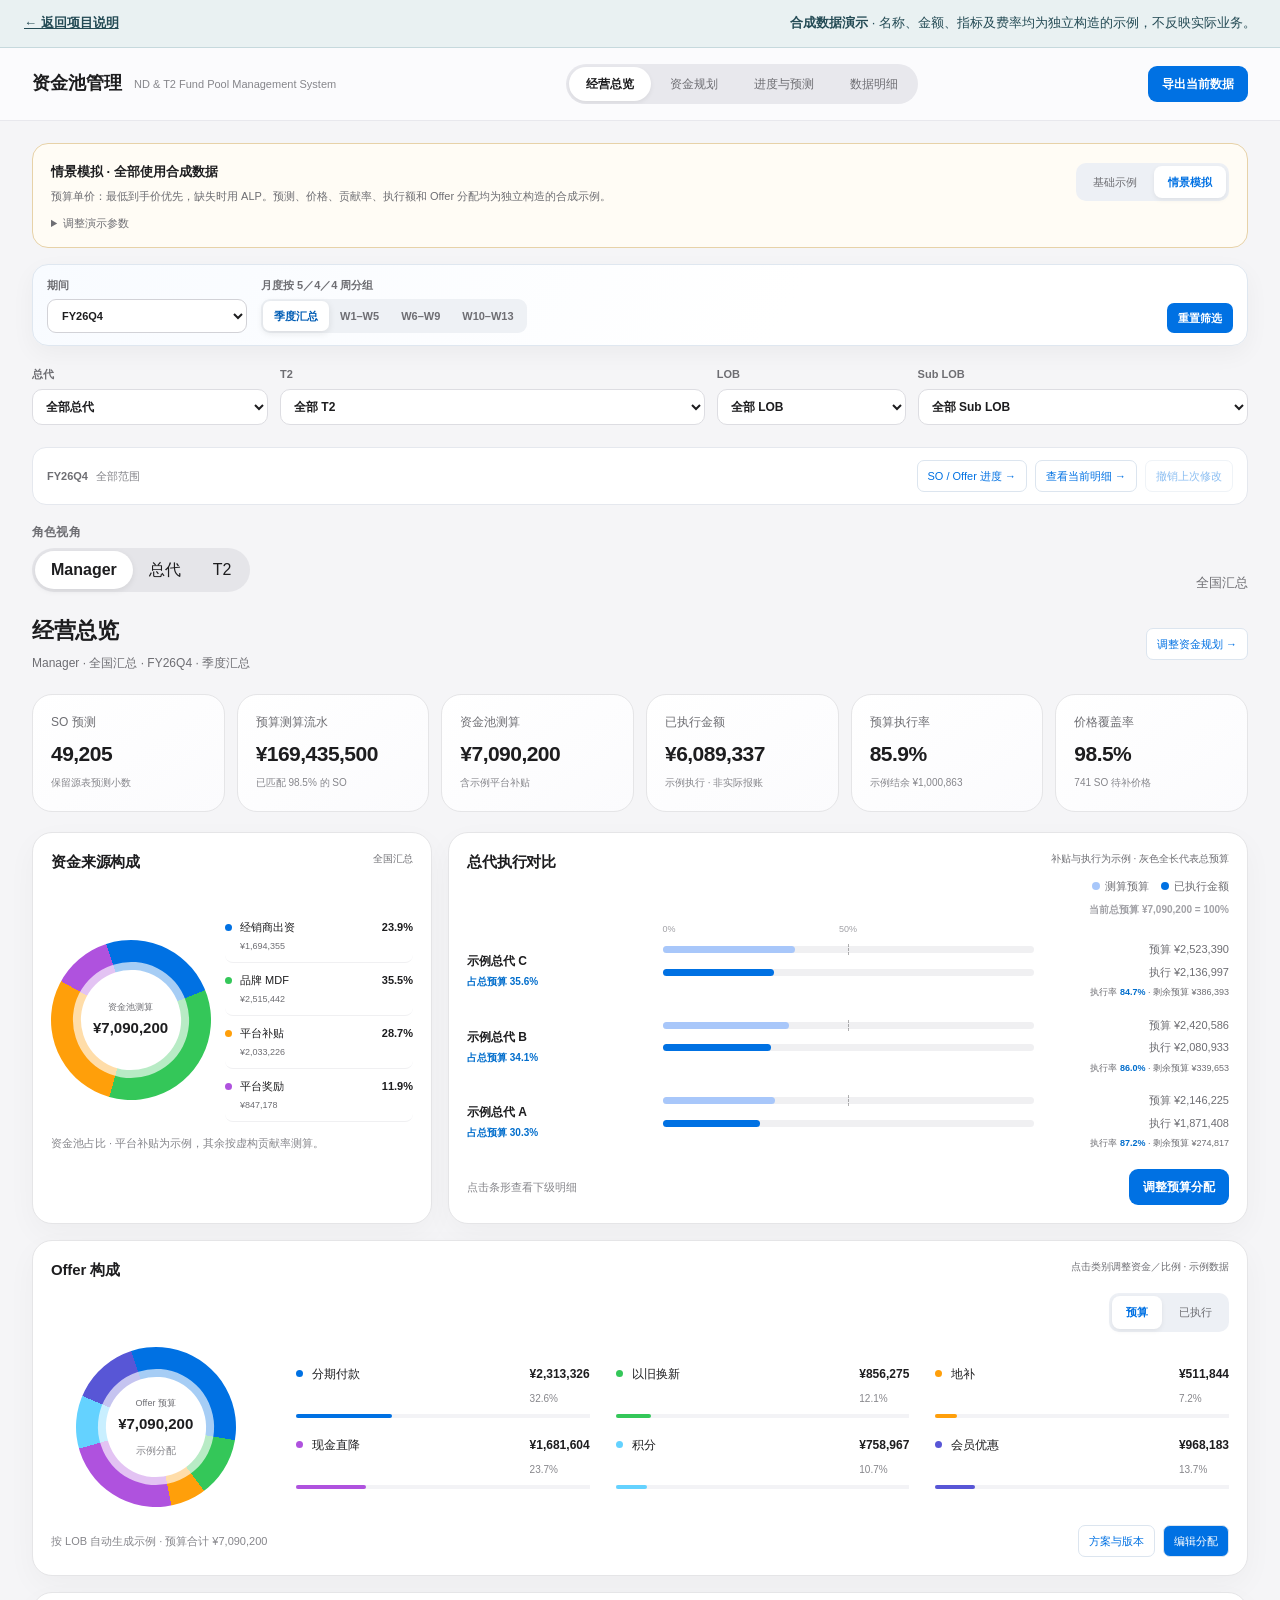
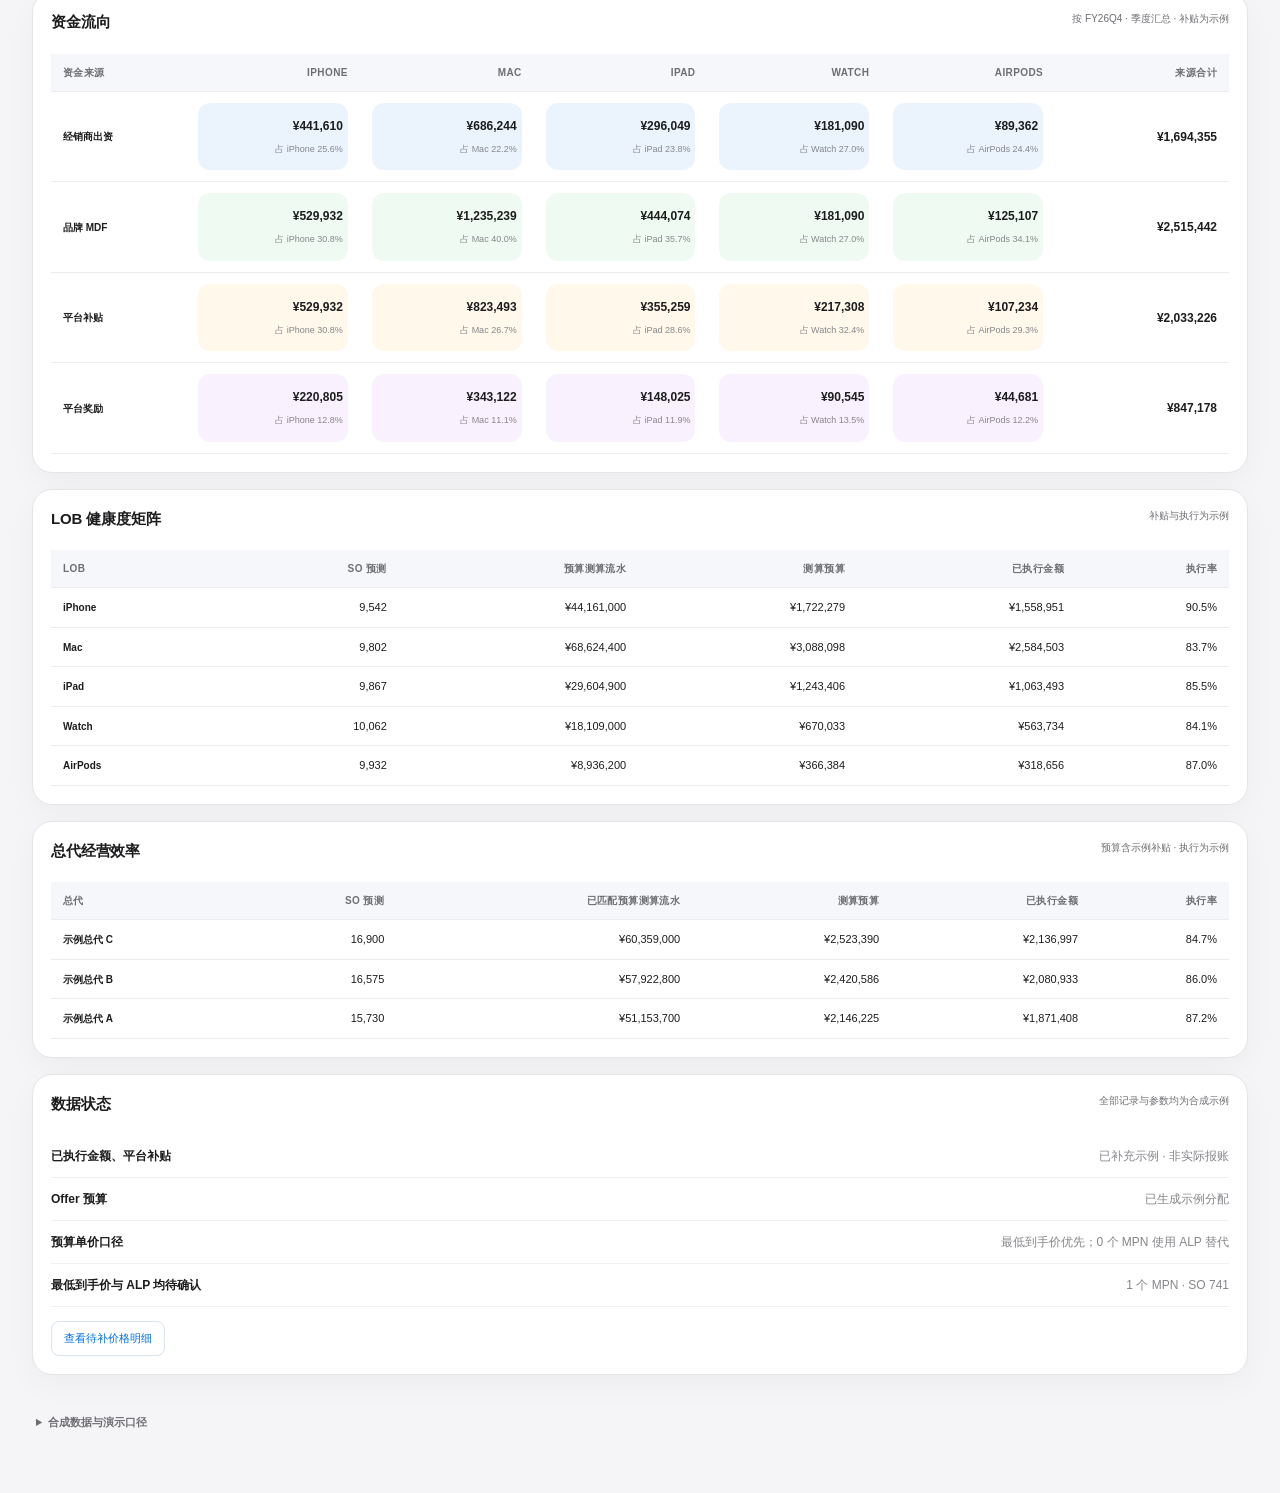
<file: demos/fund.html>
<!doctype html><html lang="zh-CN"><head><meta charset="utf-8"><meta name="viewport" content="width=device-width,initial-scale=1"><title>渠道资金规划 · 合成数据演示</title><style>:root{--bg-canvas: #f5f5f7;--bg-surface: #ffffff;--bg-surface-subtle: #fafafc;--text-ink: #1d1d1f;--text-secondary: #86868b;--text-tertiary: #a1a1a6;--apple-blue: #0071e3;--apple-blue-hover: #0077ed;--apple-blue-subtle: rgba(0, 113, 227, .08);--apple-green: #34c759;--apple-green-subtle: rgba(52, 199, 89, .12);--apple-orange: #ff9500;--apple-orange-subtle: rgba(255, 149, 0, .12);--apple-red: #ff3b30;--apple-red-subtle: rgba(255, 59, 48, .1);--apple-purple: #af52de;--apple-purple-subtle: rgba(175, 82, 222, .1);--apple-teal: #30b0c7;--apple-teal-subtle: rgba(48, 176, 199, .1);--border-subtle: rgba(0, 0, 0, .06);--border-focus: rgba(0, 113, 227, .4);--shadow-sm: 0 2px 8px rgba(0, 0, 0, .03);--shadow-md: 0 8px 24px rgba(0, 0, 0, .06);--radius-sm: 8px;--radius-md: 14px;--radius-lg: 20px;--radius-full: 9999px;--transition-smooth: all .25s cubic-bezier(.16, 1, .3, 1)}*{box-sizing:border-box;margin:0;padding:0;-webkit-font-smoothing:antialiased;-moz-osx-font-smoothing:grayscale}body{font-family:-apple-system,BlinkMacSystemFont,SF Pro Display,SF Pro Text,PingFang SC,Helvetica Neue,sans-serif;background-color:var(--bg-canvas);color:var(--text-ink);line-height:1.5;font-feature-settings:"tnum";font-variant-numeric:tabular-nums;min-height:100vh}.top-nav-bar{position:sticky;top:0;z-index:100;backdrop-filter:saturate(180%) blur(20px);-webkit-backdrop-filter:saturate(180%) blur(20px);background-color:#f5f5f7d9;border-bottom:1px solid var(--border-subtle);padding:12px 32px;display:flex;align-items:center;justify-content:space-between;gap:16px}.nav-brand-group{display:flex;align-items:baseline;gap:8px}.nav-title{font-size:19px;font-weight:700;letter-spacing:-.02em}.nav-subtitle{font-size:12px;color:var(--text-secondary);background:#0000000a;padding:2px 8px;border-radius:var(--radius-full)}.workspace-tabs{background:#7676801f;padding:3px;border-radius:var(--radius-full);display:flex}.tab-btn{border:none;background:transparent;padding:6px 18px;font-size:13px;font-weight:500;color:var(--text-secondary);cursor:pointer;border-radius:var(--radius-full);transition:var(--transition-smooth)}.tab-btn.active{color:var(--text-ink);font-weight:600;background:#fff;box-shadow:0 2px 6px #00000014}.btn-export{background:var(--apple-blue);color:#fff;border:none;padding:7px 16px;border-radius:var(--radius-full);font-size:13px;font-weight:500;cursor:pointer;display:inline-flex;align-items:center;gap:6px;transition:var(--transition-smooth)}.btn-export:hover{background:var(--apple-blue-hover)}.main-content-wrapper{max-width:1520px;margin:20px auto 40px;padding:0 24px}.filter-bar-container{background:var(--bg-surface);border:1px solid var(--border-subtle);border-radius:var(--radius-md);padding:16px 20px;margin-bottom:20px;box-shadow:var(--shadow-sm)}.filter-grid{display:grid;grid-template-columns:repeat(5,1fr);gap:12px}.filter-control{display:flex;flex-direction:column;gap:4px}.filter-label{font-size:11px;font-weight:600;color:var(--text-secondary);text-transform:uppercase;letter-spacing:.02em}.filter-select{padding:7px 10px;font-size:13px;color:var(--text-ink);background-color:var(--bg-surface-subtle);border:1px solid var(--border-subtle);border-radius:var(--radius-sm);outline:none;cursor:pointer;transition:var(--transition-smooth);width:100%}.filter-select:focus{border-color:var(--apple-blue);background-color:#fff;box-shadow:0 0 0 3px #0071e326}.filter-footer{display:flex;justify-content:space-between;align-items:center;flex-wrap:wrap;gap:10px;margin-top:14px;padding-top:12px;border-top:1px solid var(--border-subtle)}.breadcrumbs-wrap{display:flex;align-items:center;flex-wrap:wrap;gap:6px;font-size:12px}.breadcrumbs-title{color:var(--text-secondary);font-weight:600}.breadcrumb-empty{color:var(--text-tertiary);font-style:italic}.breadcrumb-pill{background:#0000000a;border:1px solid var(--border-subtle);border-radius:var(--radius-full);padding:3px 10px;font-size:12px;font-weight:500;color:var(--text-ink);cursor:pointer;display:inline-flex;align-items:center;gap:4px;transition:var(--transition-smooth)}.breadcrumb-pill:hover{background:#ff3b3014;color:var(--apple-red);border-color:#ff3b3033}.breadcrumb-remove{font-size:14px;line-height:1}.btn-reset{background:transparent;color:var(--text-secondary);border:1px solid var(--border-subtle);padding:4px 12px;border-radius:var(--radius-full);font-size:12px;font-weight:500;cursor:pointer;transition:var(--transition-smooth)}.btn-reset:hover{background:#0000000d;color:var(--text-ink)}.kpi-grid{display:grid;grid-template-columns:repeat(6,1fr);gap:14px;margin-bottom:20px}.kpi-card{background:var(--bg-surface);border:1px solid var(--border-subtle);border-radius:var(--radius-md);padding:16px 18px;box-shadow:var(--shadow-sm);display:flex;flex-direction:column;justify-content:space-between}.kpi-header{display:flex;justify-content:space-between;align-items:center;margin-bottom:8px}.kpi-title{font-size:12px;font-weight:600;color:var(--text-secondary)}.kpi-icon-wrap{width:28px;height:28px;border-radius:50%;display:flex;align-items:center;justify-content:center}.kpi-value{font-size:22px;font-weight:700;letter-spacing:-.02em;margin-bottom:4px}.kpi-footer{font-size:11px;color:var(--text-secondary)}.badge-tag{font-size:10px;font-weight:600;padding:1px 6px;border-radius:var(--radius-full);margin-left:4px}.tag-simulated{background:var(--apple-orange-subtle);color:var(--apple-orange)}.overview-charts-grid{display:grid;grid-template-columns:3fr 2fr;gap:16px;margin-bottom:20px}.chart-card{background:var(--bg-surface);border:1px solid var(--border-subtle);border-radius:var(--radius-md);padding:20px 22px;box-shadow:var(--shadow-sm)}.chart-card-header{display:flex;justify-content:space-between;align-items:flex-start;margin-bottom:16px}.chart-title{font-size:15px;font-weight:700;letter-spacing:-.01em}.chart-subtitle{font-size:12px;color:var(--text-secondary);margin-top:2px}.chart-legend{display:flex;gap:12px;font-size:11px;color:var(--text-secondary)}.legend-item{display:flex;align-items:center;gap:5px}.legend-dot{width:8px;height:8px;border-radius:50%}.bar-chart-body{display:flex;flex-direction:column;gap:14px}.bar-row{display:flex;align-items:center;gap:12px}.bar-label{width:140px;font-size:12px;font-weight:600;white-space:nowrap;overflow:hidden;text-overflow:ellipsis}.bar-tracks{flex:1;display:flex;flex-direction:column;gap:4px}.track-line{display:flex;align-items:center;gap:8px;height:12px}.bar-fill{height:100%;border-radius:4px;min-width:2px;transition:width .4s cubic-bezier(.16,1,.3,1)}.bar-fill-budget{background-color:var(--apple-blue)}.bar-fill-actual{background-color:var(--apple-purple)}.bar-val-text{font-size:11px;color:var(--text-secondary);font-weight:500;width:85px}.bar-meta{width:120px;text-align:right}.meta-tag{display:inline-block;font-size:11px;font-weight:600;padding:1px 6px;border-radius:var(--radius-full)}.tag-surplus{background:var(--apple-green-subtle);color:var(--apple-green)}.tag-deficit{background:var(--apple-red-subtle);color:var(--apple-red)}.meta-sub{font-size:11px;color:var(--text-secondary);margin-top:2px}.chart-card-hierarchical{background:var(--bg-surface);border:1px solid var(--border-subtle);border-radius:var(--radius-md);padding:22px 24px;box-shadow:var(--shadow-sm)}.hierarchical-chart-body{display:flex;flex-direction:column;gap:12px}.hierarchical-lob-group{border:1px solid var(--border-subtle);border-radius:var(--radius-sm);background:var(--bg-surface-subtle);overflow:hidden;transition:var(--transition-smooth)}.hierarchical-lob-group.is-expanded{background:#fff;border-color:#0071e34d;box-shadow:0 4px 16px #0000000a}.hierarchical-bar-row{display:flex;align-items:center;gap:16px;padding:12px 16px;cursor:pointer;-webkit-user-select:none;user-select:none;transition:var(--transition-smooth)}.hierarchical-bar-row.parent-bar-row:hover{background-color:#0071e30a}.bar-label-group{width:170px;display:flex;align-items:center;gap:8px;flex-shrink:0}.expand-indicator-icon{font-size:10px;color:var(--apple-blue);width:12px}.lob-badge-name{font-size:14px;font-weight:700;color:var(--text-ink)}.sublob-count-pill{font-size:10px;font-weight:600;background:#0000000f;color:var(--text-secondary);padding:1px 6px;border-radius:var(--radius-full)}.bar-tracks-col{flex:1;display:flex;flex-direction:column;gap:6px}.bar-meta-col{width:130px;text-align:right;flex-shrink:0}.sublob-nested-drawer{background:#fff;border-top:1px dashed rgba(0,0,0,.08);padding:6px 0 10px}.hierarchical-bar-row.child-bar-row{cursor:default;padding:8px 16px 8px 36px;border-bottom:1px solid rgba(0,0,0,.03)}.hierarchical-bar-row.child-bar-row:last-child{border-bottom:none}.hierarchical-bar-row.child-bar-row:hover{background-color:#00000004}.child-label-group{width:190px;display:flex;align-items:center;gap:6px}.tree-line-indicator{color:var(--text-tertiary);font-weight:700;font-family:monospace}.sublob-model-name{font-size:12px;font-weight:600;color:var(--text-ink)}.sub-bar-fill{opacity:.85}.meta-sub-variance{font-size:12px;font-weight:700;display:block}.meta-sub-rate{font-size:11px;color:var(--text-secondary)}.sublob-empty-text{padding:12px 36px;font-size:12px;color:var(--text-tertiary);font-style:italic}.color-legend-list{display:grid;grid-template-columns:repeat(auto-fit,minmax(200px,1fr));gap:10px;flex:1}.color-legend-row{display:flex;align-items:center;gap:8px;font-size:12px}.color-swatch-box{width:14px;height:14px;border-radius:3px;border:1px solid rgba(0,0,0,.15);flex-shrink:0}.color-legend-name{font-weight:600;display:block}.color-legend-sub{font-size:11px;color:var(--text-secondary)}.table-card{background:var(--bg-surface);border:1px solid var(--border-subtle);border-radius:var(--radius-md);box-shadow:var(--shadow-sm);overflow:hidden}.table-card-header{padding:16px 22px;display:flex;justify-content:space-between;align-items:center;border-bottom:1px solid var(--border-subtle)}.table-title{font-size:15px;font-weight:700}.table-subtitle{font-size:12px;color:var(--text-secondary)}.table-responsive{width:100%;overflow-x:auto;-webkit-overflow-scrolling:touch}.apple-table{width:100%;border-collapse:collapse;text-align:left;font-size:13px}.apple-table th{background:var(--bg-surface-subtle);color:var(--text-secondary);font-weight:600;padding:10px 14px;border-bottom:1px solid var(--border-subtle);white-space:nowrap;font-size:12px}.apple-table td{padding:12px 14px;border-bottom:1px solid var(--border-subtle);color:var(--text-ink);white-space:nowrap}.apple-table tr:hover td{background-color:#0071e305}.apple-table tr.total-row td{background:var(--bg-surface-subtle);font-weight:700;border-top:2px solid #e5e5ea}.allocator-guide-card{background:var(--bg-surface);border:1px solid var(--border-subtle);border-radius:var(--radius-md);padding:18px 22px;margin-bottom:20px;box-shadow:var(--shadow-sm)}.guide-header{display:flex;justify-content:space-between;align-items:center;flex-wrap:wrap;gap:12px}.guide-title{font-size:16px;font-weight:700}.guide-desc{font-size:13px;color:var(--text-secondary);margin-top:2px}.guide-stats{display:flex;gap:8px}.allocation-level-picker-card{background:var(--bg-surface);border:1px solid var(--border-subtle);border-radius:var(--radius-md);padding:22px;box-shadow:var(--shadow-sm)}.section-title{font-size:15px;font-weight:700}.section-subtitle{font-size:12px;color:var(--text-secondary);margin-top:2px;margin-bottom:16px}.sublob-quick-grid{display:grid;grid-template-columns:repeat(auto-fill,minmax(240px,1fr));gap:14px}.sublob-card-btn{background:var(--bg-surface-subtle);border:1px solid var(--border-subtle);border-radius:var(--radius-sm);padding:14px 16px;text-align:left;cursor:pointer;transition:var(--transition-smooth)}.sublob-card-btn:hover{background:#fff;border-color:var(--apple-blue);box-shadow:var(--shadow-md);transform:translateY(-2px)}.sublob-card-lob{display:flex;justify-content:space-between;align-items:center;margin-bottom:8px}.sublob-card-name{font-size:14px;font-weight:700;color:var(--text-ink);margin-bottom:6px}.sublob-card-budget{font-size:13px;font-weight:700;color:var(--apple-blue)}.sublob-card-action{font-size:12px;color:var(--apple-blue);font-weight:500}.sublob-editor-container,.color-editor-container{background:var(--bg-surface);border:1px solid var(--border-subtle);border-radius:var(--radius-md);padding:20px 22px;box-shadow:var(--shadow-sm)}.editor-top-bar{display:flex;justify-content:space-between;align-items:center;flex-wrap:wrap;gap:14px;margin-bottom:16px;padding-bottom:16px;border-bottom:1px solid var(--border-subtle)}.editor-title-wrap{display:flex;align-items:center;gap:10px}.editor-title{font-size:16px;font-weight:700}.validation-banner{display:flex;align-items:center;gap:8px;margin-top:6px;font-size:12px}.editor-btn-group{display:flex;align-items:center;gap:10px}.btn-secondary{background:var(--bg-surface-subtle);color:var(--text-ink);border:1px solid var(--border-subtle);padding:7px 14px;border-radius:var(--radius-full);font-size:13px;font-weight:500;cursor:pointer;transition:var(--transition-smooth)}.btn-secondary:hover:not(:disabled){background:#0000000d}.btn-secondary:disabled{opacity:.5;cursor:not-allowed}.btn-action{background:var(--apple-blue);color:#fff;border:none;padding:7px 16px;border-radius:var(--radius-full);font-size:13px;font-weight:600;cursor:pointer;transition:var(--transition-smooth)}.btn-action:hover:not(:disabled){background:var(--apple-blue-hover)}.btn-action:disabled{opacity:.4;cursor:not-allowed}.color-name-input{border:1px solid var(--border-subtle);background:var(--bg-surface-subtle);padding:6px 10px;font-size:13px;border-radius:var(--radius-sm);outline:none;font-weight:600;width:140px}.color-name-input:focus{border-color:var(--apple-blue);background:#fff}.budget-input-wrapper{display:flex;align-items:center;background:#fff;border:1px solid #d2d2d7;border-radius:var(--radius-sm);padding:0 8px;width:150px;transition:var(--transition-smooth)}.budget-input-wrapper:focus-within{border-color:var(--apple-blue);box-shadow:0 0 0 3px #0071e326}.input-prefix{font-weight:700;color:var(--text-secondary);font-size:13px;margin-right:4px}.budget-number-input{border:none;outline:none;width:100%;font-size:14px;font-weight:700;color:var(--apple-blue);background:transparent;padding:6px 0;font-feature-settings:"tnum"}.btn-table-delete{background:transparent;color:var(--apple-red);border:none;font-size:12px;cursor:pointer;padding:4px 8px;border-radius:4px}.btn-table-delete:hover:not(:disabled){background:var(--apple-red-subtle)}.btn-table-delete:disabled{opacity:.3;cursor:not-allowed}.parent-model-row{transition:var(--transition-smooth)}.parent-model-row.row-expanded{background-color:#f7f7f9!important}.btn-expand-offer{border:none;background:#0071e314;color:var(--apple-blue);width:22px;height:22px;border-radius:50%;font-size:10px;cursor:pointer;display:inline-flex;align-items:center;justify-content:center;transition:var(--transition-smooth);flex-shrink:0}.btn-expand-offer:hover{background:var(--apple-blue);color:#fff}.nested-offer-panel{background:#fff;border:1px solid var(--border-subtle);border-radius:var(--radius-sm);padding:14px 18px;margin-top:6px;box-shadow:var(--shadow-sm)}.nested-offer-header{display:flex;justify-content:space-between;align-items:center;flex-wrap:wrap;gap:10px;margin-bottom:12px;padding-bottom:10px;border-bottom:1px dashed var(--border-subtle)}.nested-offer-table{background:var(--bg-surface-subtle);border-radius:var(--radius-sm);overflow:hidden}.nested-offer-table th{background:#00000008;font-size:11px}.nested-offer-table td{padding:8px 12px;font-size:12px}.badge-pill{display:inline-flex;align-items:center;padding:2px 8px;border-radius:var(--radius-full);font-size:11px;font-weight:600}.pill-gray{background:#0000000d;color:var(--text-ink)}.pill-blue{background:var(--apple-blue-subtle);color:var(--apple-blue)}.pill-green{background:var(--apple-green-subtle);color:var(--apple-green)}.pill-orange{background:var(--apple-orange-subtle);color:var(--apple-orange)}.pill-purple{background:var(--apple-purple-subtle);color:var(--apple-purple)}.status-pill{padding:2px 8px;border-radius:var(--radius-full);font-size:11px;font-weight:600}.status-success{background:var(--apple-green-subtle);color:var(--apple-green)}.status-warning{background:var(--apple-orange-subtle);color:var(--apple-orange)}.badge-status{padding:2px 8px;border-radius:var(--radius-full);font-size:11px;font-weight:600}.status-normal{background:var(--apple-green-subtle);color:var(--apple-green)}.inline-alert{padding:10px 14px;border-radius:var(--radius-sm);font-size:12px;margin-bottom:12px}.alert-danger{background:var(--apple-red-subtle);color:var(--apple-red)}.alert-warning{background:var(--apple-orange-subtle);color:#8a4800}.rate-bar-container{height:5px;background:#0000000f;border-radius:3px;overflow:hidden;margin-top:4px}.rate-bar-fill{height:100%;border-radius:3px}.text-success{color:var(--apple-green);font-weight:700}.text-danger{color:var(--apple-red);font-weight:700}.text-secondary{color:var(--text-secondary)}.budget-engine-card{background:var(--bg-surface);border:1px solid var(--border-subtle);border-radius:var(--radius-md);padding:22px 24px;margin-bottom:24px;box-shadow:var(--shadow-sm)}.engine-header{display:flex;justify-content:space-between;align-items:flex-start;flex-wrap:wrap;gap:12px;margin-bottom:20px;padding-bottom:16px;border-bottom:1px solid var(--border-subtle)}.engine-title{font-size:17px;font-weight:700;letter-spacing:-.01em}.engine-desc{font-size:13px;color:var(--text-secondary);margin-top:4px}.engine-formula-badge{background:linear-gradient(135deg,#0071e30f,#af52de0f);border:1px dashed rgba(0,113,227,.25);border-radius:var(--radius-sm);padding:8px 14px}.formula-math{font-size:13px;font-weight:600;color:var(--text-ink)}.funding-sources-grid{display:grid;grid-template-columns:repeat(4,1fr);gap:16px;margin-bottom:20px}.source-card{background:var(--bg-surface-subtle);border:1px solid var(--border-subtle);border-radius:var(--radius-sm);padding:16px;transition:var(--transition-smooth)}.source-card:hover{background:#fff;border-color:#0071e340;box-shadow:var(--shadow-md)}.source-card-header{display:flex;justify-content:space-between;align-items:flex-start;margin-bottom:10px}.source-tag{display:inline-block;font-size:10px;font-weight:700;text-transform:uppercase;padding:2px 6px;border-radius:var(--radius-full);margin-bottom:4px}.tag-dealer{background:var(--apple-blue-subtle);color:var(--apple-blue)}.tag-mdf{background:var(--apple-purple-subtle);color:var(--apple-purple)}.tag-tmall{background:var(--apple-orange-subtle);color:var(--apple-orange)}.tag-reward{background:var(--apple-green-subtle);color:var(--apple-green)}.source-name{font-size:14px;font-weight:700}.source-amount-wrap{text-align:right}.source-amount{display:block;font-size:16px;font-weight:700;color:var(--apple-blue)}.source-pct{font-size:11px;color:var(--apple-blue);font-weight:600}.source-progress{height:6px;background:#0000000d;border-radius:3px;overflow:hidden;margin-bottom:12px}.source-bar-fill{height:100%;border-radius:3px;transition:width .4s ease}.source-details-box{display:flex;flex-direction:column;gap:6px;font-size:11px}.source-detail-row{display:flex;justify-content:space-between;align-items:center;color:var(--text-secondary);padding:2px 0}.source-detail-row.detail-total{border-top:1px solid var(--border-subtle);padding-top:6px;margin-top:4px;font-weight:600;color:var(--text-ink)}.text-highlight{color:var(--apple-blue);font-weight:600}.text-purple{color:var(--apple-purple);font-weight:600}.text-orange{color:var(--apple-orange);font-weight:600}.text-green{color:var(--apple-green);font-weight:600}.font-bold{font-weight:700}.engine-tier-selector-bar{display:flex;justify-content:space-between;align-items:center;flex-wrap:wrap;gap:12px;background:var(--bg-surface-subtle);border:1px solid var(--border-subtle);border-radius:var(--radius-sm);padding:12px 18px;margin-bottom:20px}.tier-selector-label-group{display:flex;flex-direction:column;gap:2px}.tier-selector-title{font-size:13px;font-weight:700;color:var(--text-ink)}.tier-selector-desc{font-size:12px;color:var(--text-secondary)}.discount-pill-selector{display:flex;background:#0000000d;padding:3px;border-radius:var(--radius-full);gap:4px}.discount-pill-btn{border:none;background:transparent;padding:6px 14px;border-radius:var(--radius-full);font-size:12px;font-weight:600;color:var(--text-secondary);cursor:pointer;transition:var(--transition-smooth);white-space:nowrap}.discount-pill-btn:hover{color:var(--text-ink)}.discount-pill-btn.active{background:#fff;color:var(--apple-green);box-shadow:0 2px 6px #00000014}.engine-matrix-wrap{background:var(--bg-surface-subtle);border:1px solid var(--border-subtle);border-radius:var(--radius-sm);padding:16px 18px}.matrix-header{display:flex;justify-content:space-between;align-items:center;flex-wrap:wrap;gap:10px;margin-bottom:12px}.matrix-title{font-size:14px;font-weight:700}.matrix-table th{font-size:11px}.matrix-table td{font-size:12px}.detail-tracker-container{display:flex;flex-direction:column}.tracker-toolbar-card{background:var(--bg-surface);border:1px solid var(--border-subtle);border-radius:var(--radius-md);padding:14px 20px;display:flex;justify-content:space-between;align-items:center;flex-wrap:wrap;gap:12px;box-shadow:var(--shadow-sm)}.toolbar-left{display:flex;align-items:center;gap:12px;flex-wrap:wrap;flex:1}.toolbar-search-wrap{position:relative;display:flex;align-items:center;width:280px}.search-icon{position:absolute;left:12px;color:var(--text-tertiary);pointer-events:none}.tracker-search-input{width:100%;padding:7px 12px 7px 34px;font-size:13px;color:var(--text-ink);background-color:var(--bg-surface-subtle);border:1px solid var(--border-subtle);border-radius:var(--radius-full);outline:none;transition:var(--transition-smooth)}.tracker-search-input:focus{background-color:#fff;border-color:var(--apple-blue);box-shadow:0 0 0 3px #0071e326;width:340px}.toolbar-right{display:flex;align-items:center;gap:10px}.tracker-summary-bar{display:flex;align-items:center;flex-wrap:wrap;gap:10px;margin-top:14px;background:var(--bg-surface);border:1px solid var(--border-subtle);border-radius:var(--radius-md);padding:12px 18px;box-shadow:var(--shadow-sm)}.summary-pill-item{display:flex;align-items:baseline;gap:6px;background:var(--bg-surface-subtle);padding:6px 12px;border-radius:var(--radius-sm);border:1px solid var(--border-subtle);font-size:12px}.summary-pill-key{color:var(--text-secondary);font-weight:500}.summary-pill-val{font-weight:700;color:var(--text-ink)}.excel-importer-card{background:var(--bg-surface);border:1px solid var(--border-subtle);border-radius:var(--radius-md);padding:16px 20px;margin-bottom:20px;box-shadow:var(--shadow-sm)}.importer-content-wrap{display:flex;justify-content:space-between;align-items:center;flex-wrap:wrap;gap:16px}.importer-text-group{flex:1;min-width:280px}.importer-title{font-size:15px;font-weight:700;color:var(--text-ink)}.importer-desc{font-size:12px;color:var(--text-secondary);margin-top:4px;line-height:1.5}.importer-actions-group{display:flex;align-items:center;gap:10px;flex-shrink:0}.btn-upload-highlight{background:linear-gradient(135deg,var(--apple-blue),#005bb5);box-shadow:0 2px 8px #0071e340}.importer-status-banner{margin-top:12px;padding:10px 14px;border-radius:var(--radius-sm);font-size:12px;display:flex;align-items:center;gap:8px}.banner-success{background:var(--apple-green-subtle);color:#1b632e;border:1px solid rgba(52,199,89,.3)}.banner-error{background:var(--apple-red-subtle);color:var(--apple-red);border:1px solid rgba(255,59,48,.3)}.banner-info{background:var(--apple-blue-subtle);color:var(--apple-blue);border:1px solid rgba(0,113,227,.3)}.status-dot{width:7px;height:7px;border-radius:50%;background:currentColor}.app-footer{margin-top:32px;text-align:center;font-size:11px;color:var(--text-tertiary)}@media(max-width:1200px){.filter-grid,.kpi-grid{grid-template-columns:repeat(3,1fr)}.overview-charts-grid,.funding-sources-grid,.engine-controls-box{grid-template-columns:1fr}}@media(max-width:768px){.top-nav-bar{padding:12px 16px;flex-wrap:wrap}.main-content-wrapper{padding:0 16px}.filter-grid,.kpi-grid{grid-template-columns:repeat(2,1fr)}.bar-row{flex-direction:column;align-items:flex-start}.bar-label{width:100%}.bar-meta{width:100%;text-align:left;margin-top:4px}}@media(max-width:480px){.filter-grid,.kpi-grid{grid-template-columns:1fr}}

      .iphone-demo-card{margin:0 0 20px;padding:20px 22px;border:1px solid rgba(0,113,227,.18);border-radius:16px;background:linear-gradient(135deg,rgba(0,113,227,.07),rgba(255,255,255,.96) 48%,rgba(175,82,222,.05));box-shadow:0 8px 24px rgba(0,0,0,.04)}
      .iphone-demo-head{display:flex;align-items:center;justify-content:space-between;gap:18px}
      .iphone-demo-title-row{display:flex;align-items:center;gap:10px;margin-bottom:5px}
      .iphone-demo-title{margin:0;font-size:17px;font-weight:700;color:var(--text-primary,#1d1d1f)}
      .iphone-demo-badge{padding:3px 8px;border-radius:999px;background:rgba(0,113,227,.1);color:var(--apple-blue,#0071e3);font-size:11px;font-weight:700}
      .iphone-demo-subtitle{margin:0;color:var(--text-secondary,#6e6e73);font-size:12px;line-height:1.5}
      .iphone-demo-toggle{flex:0 0 auto;border:0;border-radius:9px;padding:9px 14px;background:var(--apple-blue,#0071e3);color:#fff;font-size:12px;font-weight:650;cursor:pointer;transition:transform .18s ease,box-shadow .18s ease}
      .iphone-demo-toggle:hover{transform:translateY(-1px);box-shadow:0 5px 12px rgba(0,113,227,.22)}
      .iphone-demo-toggle:focus-visible{outline:3px solid rgba(0,113,227,.3);outline-offset:2px}
      .iphone-demo-panel{display:none;padding-top:18px}
      .iphone-demo-panel.is-open{display:block}
      .iphone-demo-flow{display:grid;grid-template-columns:1.35fr 22px 1fr 22px 1fr 22px 1.25fr;align-items:stretch;gap:8px}
      .iphone-demo-step{min-width:0;padding:14px;border:1px solid rgba(0,0,0,.08);border-radius:12px;background:rgba(255,255,255,.84)}
      .iphone-demo-kicker{display:block;margin-bottom:7px;color:var(--text-tertiary,#86868b);font-size:10px;font-weight:700;letter-spacing:.06em;text-transform:uppercase}
      .iphone-demo-step h4{margin:0 0 4px;font-size:13px;color:var(--text-primary,#1d1d1f)}
      .iphone-demo-amount{margin-bottom:10px;color:var(--text-primary,#1d1d1f);font-size:18px;font-weight:750;letter-spacing:-.02em}
      .iphone-demo-arrow{display:flex;align-items:center;justify-content:center;color:var(--apple-blue,#0071e3);font-size:20px;font-weight:700}
      .iphone-demo-list{display:grid;gap:6px;margin:0;padding:0;list-style:none}
      .iphone-demo-list li{display:flex;justify-content:space-between;gap:8px;color:var(--text-secondary,#6e6e73);font-size:11px;line-height:1.35}
      .iphone-demo-list strong{color:var(--text-primary,#1d1d1f);font-weight:650;white-space:nowrap}
      .iphone-demo-note{margin:12px 0 0;color:var(--text-tertiary,#86868b);font-size:11px}
      @media(max-width:1050px){.iphone-demo-flow{grid-template-columns:1fr}.iphone-demo-arrow{height:18px;transform:rotate(90deg)}}
      @media(max-width:640px){.iphone-demo-card{padding:17px}.iphone-demo-head{align-items:flex-start;flex-direction:column}.iphone-demo-toggle{width:100%}}
    
.main-content-wrapper.role-dashboard-mode {
  display: contents;
}

.main-content-wrapper.role-dashboard-mode > :not(.workspace-tabs) {
  display: none !important;
}

.source-card-dealer[data-dealer-contribution-enhanced] .source-details-box {
  gap: 0;
}

.kpi-grid.dealer-approval-removed {
  grid-template-columns: repeat(5, minmax(0, 1fr));
}

.source-card-dealer .dealer-marketing-row {
  align-items: center;
  gap: 12px;
  padding-block: 10px;
}

.dealer-marketing-control {
  display: grid;
  grid-template-columns: minmax(92px, 1fr) 42px;
  align-items: center;
  gap: 8px;
  width: min(170px, 58%);
}

.dealer-marketing-control input[type="range"] {
  width: 100%;
  min-width: 0;
  accent-color: var(--apple-blue, #0071e3);
  cursor: pointer;
}

.dealer-marketing-control output {
  color: var(--apple-blue, #0071e3);
  font-size: 12px;
  font-variant-numeric: tabular-nums;
  font-weight: 700;
  text-align: right;
}

.source-card-dealer .dealer-section-row {
  margin-top: 4px;
  border-top: 1px solid var(--border-subtle, #e5e5e7);
  background: rgba(0, 113, 227, .035);
  font-weight: 650;
}

.source-card-dealer .dealer-fixed-row .detail-key {
  padding-left: 12px;
}

.source-card-dealer .dealer-total-row {
  margin-bottom: 4px;
  border-top: 1px solid var(--border-subtle, #e5e5e7);
  background: rgba(0, 113, 227, .07);
  font-weight: 700;
}

.source-card-dealer .dealer-total-row .detail-val {
  color: var(--apple-blue, #0071e3);
}

@media (max-width: 767px) {
  .dealer-marketing-control {
    grid-template-columns: minmax(88px, 1fr) 42px;
    width: min(190px, 62%);
  }

  .dealer-marketing-control input[type="range"] {
    min-height: 44px;
  }
}

.role-dashboard-shell {
  max-width: 1440px;
  margin: 0 auto;
  padding: 24px 32px 48px;
  color: var(--text-primary, #1d1d1f);
  font-variant-numeric: tabular-nums;
}

.role-dashboard-shell *,
.role-dashboard-shell *::before,
.role-dashboard-shell *::after {
  box-sizing: border-box;
}

.role-toolbar {
  display: flex;
  align-items: end;
  justify-content: space-between;
  gap: 16px;
  margin-bottom: 18px;
}

.role-toolbar > div:first-child {
  display: grid;
  gap: 7px;
}

.role-view-label,
.role-entity-label {
  color: var(--text-secondary, #6e6e73);
  font-size: 12px;
  font-weight: 650;
  letter-spacing: .02em;
}

.role-choice {
  display: inline-flex;
  padding: 3px;
  border-radius: 999px;
  background: #7676801f;
}

.role-choice button {
  border: 0;
  background: transparent;
  padding: 7px 16px;
  border-radius: 999px;
  color: inherit;
  cursor: pointer;
  font: inherit;
}

.role-choice button[aria-pressed="true"] {
  background: #fff;
  box-shadow: 0 2px 6px #00000014;
  font-weight: 650;
}

.role-choice button:focus-visible,
.role-entity-label select:focus-visible {
  outline: 3px solid #0071e34d;
  outline-offset: 2px;
}

.role-entity-label {
  display: grid;
  min-width: 240px;
  gap: 7px;
}

.role-entity-label select {
  width: 100%;
  min-height: 36px;
  border: 1px solid var(--border-subtle, #d2d2d7);
  border-radius: 10px;
  background: #fff;
  padding: 7px 34px 7px 11px;
  color: var(--text-primary, #1d1d1f);
  font: inherit;
}

.role-toolbar-context {
  display: grid;
  justify-items: end;
  gap: 7px;
  margin-left: auto;
}

.role-toolbar-context > p {
  max-width: 360px;
  margin: 0;
  color: var(--text-secondary, #6e6e73);
  font-size: 13px;
  text-align: right;
}

.role-toolbar-context > p strong {
  color: var(--text-primary, #1d1d1f);
}

.role-period-rail {
  display: grid;
  grid-template-columns: minmax(150px, .55fr) minmax(390px, 1.45fr) auto;
  align-items: end;
  gap: 14px;
  margin: -4px 0 18px;
  padding: 12px 14px;
  border: 1px solid #dfe7f0;
  border-radius: 16px;
  background: linear-gradient(120deg, #f8fbff, #fff 62%);
  box-shadow: 0 8px 24px rgba(29, 29, 31, .045);
}

.role-period-rail > label,
.role-period-rail > div:not(.role-month-editor) {
  display: grid;
  gap: 6px;
  color: var(--text-secondary, #6e6e73);
  font-size: 11px;
  font-weight: 650;
}

.role-period-rail select {
  min-height: 34px;
  border: 1px solid #d2d2d7;
  border-radius: 9px;
  background: #fff;
  padding: 6px 30px 6px 10px;
  color: #1d1d1f;
  font: inherit;
}

.role-month-switch,
.role-month-mode {
  display: inline-flex;
  width: fit-content;
  padding: 2px;
  border-radius: 9px;
  background: #eef1f5;
}

.role-month-switch button,
.role-month-mode button,
.role-month-edit,
.role-month-editor-footer button {
  min-height: 30px;
  border: 0;
  border-radius: 7px;
  background: transparent;
  padding: 5px 11px;
  color: inherit;
  cursor: pointer;
  font: inherit;
  font-size: 11px;
  font-weight: 650;
}

.role-month-switch button[aria-pressed="true"],
.role-month-mode button[aria-pressed="true"] {
  color: #005db5;
  background: #fff;
  box-shadow: 0 2px 7px rgba(29, 29, 31, .1);
}

.role-month-edit,
.role-month-editor-footer button[data-month-apply] {
  color: #fff;
  background: #0071e3;
}

.role-period-rail--editing {
  grid-template-columns: 150px minmax(360px, .8fr) minmax(480px, 1.2fr);
  align-items: start;
}

.role-month-editor {
  display: grid;
  gap: 9px;
}

.role-month-inputs {
  display: grid;
  grid-template-columns: repeat(3, minmax(100px, 1fr));
  gap: 8px;
}

.role-month-inputs label {
  display: grid;
  grid-template-columns: 1fr auto;
  align-items: center;
  gap: 3px 6px;
  color: #6e6e73;
  font-size: 10px;
}

.role-month-inputs label > span { grid-column: 1 / -1; }

.role-month-inputs input {
  min-width: 0;
  min-height: 34px;
  border: 1px solid #d2d2d7;
  border-radius: 8px;
  padding: 6px 8px;
  font: inherit;
}

.role-month-editor-footer {
  display: flex;
  align-items: center;
  justify-content: flex-end;
  gap: 7px;
}

.role-month-editor-footer [data-month-validation] {
  margin-right: auto;
  color: #6e6e73;
  font-size: 10px;
}

.role-month-editor-footer .is-invalid { color: #b42318; }
.role-month-editor-footer .is-valid { color: #247a3c; }
.role-month-editor-footer button:disabled { opacity: .45; cursor: not-allowed; }

.role-interaction-controls {
  display: flex;
  align-items: center;
  justify-content: flex-end;
  gap: 7px;
  min-width: 0;
}

.role-metric-switch {
  display: inline-flex;
  padding: 2px;
  border-radius: 9px;
  background: #f0f1f3;
}

.role-metric-switch button,
.role-back,
.role-reset {
  min-height: 30px;
  border: 0;
  border-radius: 7px;
  background: transparent;
  color: inherit;
  cursor: pointer;
  font: inherit;
  font-size: 11px;
  font-weight: 650;
}

.role-metric-switch button {
  padding: 5px 12px;
}

.role-metric-switch button[aria-pressed="true"] {
  color: #005db5;
  background: #fff;
  box-shadow: 0 2px 7px rgba(29, 29, 31, .1);
}

.role-back,
.role-reset {
  padding: 5px 10px;
  color: #006dcc;
}

.role-reset {
  border: 1px solid #dce5ef;
}

.role-focus-chip {
  overflow: hidden;
  padding: 5px 9px;
  border-radius: 999px;
  color: #075ca8;
  background: #eaf4ff;
  font-size: 10px;
  font-weight: 650;
  text-overflow: ellipsis;
  white-space: nowrap;
}

.role-kpi-grid {
  display: grid;
  grid-template-columns: repeat(5, minmax(0, 1fr));
  gap: 12px;
}

.role-focus--manager + .role-kpi-grid {
  grid-template-columns: repeat(5, minmax(0, 1fr));
}

.role-focus--manager + .role-kpi-grid--focused {
  grid-template-columns: repeat(5, minmax(0, 1fr));
}

.role-kpi {
  min-width: 0;
  padding: 16px;
  border: 1px solid var(--border-subtle, #e5e5ea);
  border-radius: var(--radius-lg, 16px);
  background: linear-gradient(145deg, #fff, #fbfbfd);
}

.role-kpi span {
  display: block;
  overflow: hidden;
  margin-bottom: 7px;
  color: var(--text-secondary, #6e6e73);
  font-size: 12px;
  text-overflow: ellipsis;
  white-space: nowrap;
}

.role-kpi strong {
  display: block;
  overflow-wrap: anywhere;
  font-size: clamp(16px, 1.7vw, 23px);
  letter-spacing: -.025em;
}

.role-focus--manager + .role-kpi-grid .role-kpi strong {
  overflow: hidden;
  font-size: clamp(15px, 1.25vw, 18px);
  letter-spacing: -.04em;
  text-overflow: ellipsis;
  white-space: nowrap;
}

.role-chart-grid {
  display: grid;
  grid-template-columns: repeat(2, minmax(0, 1fr));
  gap: 16px;
  margin-top: 16px;
}

.role-chart-grid--management {
  grid-template-columns: repeat(3, minmax(0, 1fr));
}

.role-chart-grid--management > .role-source-portfolio { order: 1; }
.role-chart-grid--management > [aria-label$="执行对比"] {
  grid-column: span 2;
  order: 1;
}
.role-chart-grid--management > [aria-label="Offer 构成"] {
  grid-column: 1 / -1;
  order: 2;
}
.role-chart-grid--management > [aria-label="资金流向"] { order: 3; }
.role-chart-grid--management > [aria-label="LOB 健康度矩阵"] { order: 4; }
.role-chart-grid--management > [aria-label$="经营效率"] { order: 5; }
.role-chart-grid--management > [aria-label="风险提示"] {
  grid-column: 1 / -1;
  order: 6;
}

.role-chart-grid--t2 > [aria-label="风险提示"] {
  grid-column: 1 / -1;
}

.role-chart-card {
  min-width: 0;
  padding: 18px;
  border: 1px solid var(--border-subtle, #e5e5ea);
  border-radius: var(--radius-lg, 16px);
  background: #fff;
  box-shadow: 0 10px 30px rgba(29, 29, 31, .035);
  transition: box-shadow .22s ease, transform .22s ease;
}

.role-chart-card--wide {
  grid-column: 1 / -1;
}

.role-chart-card h3 {
  margin: 0;
  font-size: 15px;
  letter-spacing: -.01em;
}

.role-focus {
  position: relative;
  display: grid;
  grid-template-columns: minmax(180px, .75fr) minmax(260px, 1.5fr) auto;
  align-items: center;
  gap: 24px;
  overflow: hidden;
  margin-bottom: 14px;
  padding: 22px 24px;
  border: 1px solid #c7ddf7;
  border-radius: 18px;
  color: #f5f9ff;
  background: linear-gradient(112deg, #082a4c 0%, #0a4c86 58%, #0879d1 100%);
  box-shadow: 0 18px 42px rgba(0, 74, 139, .14);
}

.role-focus::after {
  position: absolute;
  right: -56px;
  width: 210px;
  height: 210px;
  border: 1px solid rgba(255, 255, 255, .2);
  border-radius: 50%;
  box-shadow: 0 0 0 28px rgba(255, 255, 255, .04), 0 0 0 58px rgba(255, 255, 255, .025);
  content: "";
}

.role-focus--disti {
  background: linear-gradient(112deg, #291447 0%, #5f2e8c 58%, #9b4fd0 100%);
}

.role-focus--t2 {
  background: linear-gradient(112deg, #063b38 0%, #087a66 58%, #1aa985 100%);
}

.role-focus > * {
  position: relative;
  z-index: 1;
}

.role-focus h2 {
  margin: 3px 0 0;
  font-size: clamp(19px, 2vw, 27px);
  letter-spacing: -.03em;
}

.role-focus p {
  margin: 0;
  color: rgba(255, 255, 255, .88);
  font-size: 15px;
  line-height: 1.5;
}

.role-focus > span {
  justify-self: end;
  padding: 7px 11px;
  border: 1px solid rgba(255, 255, 255, .25);
  border-radius: 999px;
  background: rgba(255, 255, 255, .1);
  font-size: 11px;
  white-space: nowrap;
}

.role-eyebrow {
  display: block;
  color: #75baff;
  font-size: 9px;
  font-weight: 800;
  letter-spacing: .16em;
}

.role-focus .role-eyebrow {
  color: rgba(255, 255, 255, .62);
}

.role-card-heading {
  display: flex;
  align-items: start;
  justify-content: space-between;
  gap: 16px;
}

.role-card-heading > strong,
.role-card-heading > span {
  color: var(--text-secondary, #6e6e73);
  font-size: 11px;
  font-weight: 500;
  text-align: right;
}

.role-scope-note {
  display: block;
  margin-top: 5px;
  color: var(--text-secondary, #6e6e73);
  font-size: 10px;
  font-weight: 550;
}

.role-offer-card {
  min-height: 340px;
}

.role-offer-heading-actions,
.role-offer-mode,
.role-offer-editor-actions {
  display: flex;
  align-items: center;
  gap: 7px;
}

.role-offer-card button {
  min-height: 30px;
  border: 1px solid var(--border-subtle, #d2d2d7);
  border-radius: 8px;
  color: var(--text-primary, #1d1d1f);
  background: #fff;
  padding: 5px 9px;
  font: inherit;
  font-size: 10px;
  cursor: pointer;
}

.role-offer-card button:hover:not(:disabled),
.role-offer-card button:focus-visible {
  border-color: #0071e3;
  color: #0071e3;
}

.role-offer-card button:focus-visible,
.role-offer-card input:focus-visible {
  outline: 3px solid rgba(0, 113, 227, .2);
  outline-offset: 1px;
}

.role-offer-card button:disabled {
  cursor: not-allowed;
  opacity: .45;
}

.role-offer-edit,
.role-offer-editor-actions [data-offer-apply] {
  border-color: #0071e3 !important;
  color: #fff !important;
  background: #0071e3 !important;
}

.role-offer-state {
  color: #177245;
  font-size: 9px;
  font-weight: 750;
}

.role-offer-mode {
  padding: 2px;
  border-radius: 10px;
  background: #f1f1f3;
}

.role-offer-mode button {
  min-height: 28px;
  border: 0;
  background: transparent;
}

.role-offer-mode button[aria-pressed="true"] {
  color: #0071e3;
  background: #fff;
  box-shadow: 0 1px 4px rgba(0, 0, 0, .09);
  font-weight: 700;
}

.role-offer-layout {
  padding-top: 18px;
}

.role-offer-layout .role-donut-label small {
  display: block;
  margin-top: 2px;
  color: var(--text-secondary, #6e6e73);
  font-size: 9px;
}

.role-offer-editor {
  margin-top: 16px;
  padding-top: 14px;
  border-top: 1px solid #ececf0;
}

.role-offer-editor-rows {
  display: grid;
  grid-template-columns: repeat(2, minmax(0, 1fr));
  gap: 8px 12px;
}

.role-offer-editor-row {
  display: grid;
  grid-template-columns: minmax(0, 1fr) minmax(100px, .72fr);
  align-items: center;
  gap: 8px;
  color: var(--text-secondary, #6e6e73);
  font-size: 10px;
}

.role-offer-editor-row > span:first-child {
  overflow: hidden;
  text-overflow: ellipsis;
  white-space: nowrap;
}

.role-offer-input-wrap {
  display: grid;
  grid-template-columns: 20px minmax(0, 1fr);
  align-items: center;
  overflow: hidden;
  border: 1px solid var(--border-subtle, #d2d2d7);
  border-radius: 8px;
  background: #fff;
}

.role-offer-input-wrap b {
  color: var(--text-secondary, #6e6e73);
  text-align: center;
  font-weight: 600;
}

.role-offer-input-wrap input {
  width: 100%;
  min-width: 0;
  height: 34px;
  border: 0;
  color: var(--text-primary, #1d1d1f);
  background: transparent;
  padding: 0 7px;
  font: inherit;
  font-variant-numeric: tabular-nums;
  outline: 0;
}

.role-offer-validation {
  margin-top: 10px;
  padding: 8px 10px;
  border-radius: 8px;
  font-size: 10px;
  font-variant-numeric: tabular-nums;
}

.role-offer-validation--valid {
  color: #177245;
  background: #eaf7ef;
}

.role-offer-validation--invalid {
  color: #b42318;
  background: #fff0ee;
}

.role-offer-editor-actions {
  justify-content: flex-end;
  margin-top: 10px;
}

.role-source-portfolio {
  min-height: 340px;
}

.role-source-layout {
  display: grid;
  grid-template-columns: minmax(130px, .8fr) minmax(190px, 1.2fr);
  align-items: center;
  gap: 18px;
  padding-top: 25px;
}

.role-source-ring {
  display: grid;
  width: min(190px, 100%);
  aspect-ratio: 1;
  margin: 0 auto;
  border-radius: 50%;
  place-items: center;
  transform: rotate(-18deg);
}

.role-source-ring::before {
  grid-area: 1 / 1;
  width: 62%;
  aspect-ratio: 1;
  border-radius: 50%;
  background: #fff;
  box-shadow: 0 0 0 8px rgba(255, 255, 255, .65);
  content: "";
}

.role-source-ring > div {
  z-index: 1;
  display: grid;
  grid-area: 1 / 1;
  gap: 2px;
  text-align: center;
  transform: rotate(18deg);
}

.role-source-ring span,
.role-source-ring small {
  color: var(--text-secondary, #6e6e73);
  font-size: 9px;
}

.role-source-ring strong {
  font-size: clamp(13px, 1.3vw, 18px);
}

.role-source-layout ol {
  display: grid;
  gap: 9px;
  padding: 0;
  margin: 0;
  list-style: none;
}

.role-source-layout li {
  display: grid;
  grid-template-columns: 7px minmax(0, 1fr) auto;
  align-items: center;
  gap: 5px 8px;
  padding-bottom: 8px;
  border-bottom: 1px solid #f0f0f2;
  font-size: 11px;
}

.role-source-layout li > i {
  width: 7px;
  height: 7px;
  border-radius: 50%;
}

.role-source-layout li > span {
  overflow: hidden;
  text-overflow: ellipsis;
  white-space: nowrap;
}

.role-source-layout li > small {
  grid-column: 2 / 4;
  color: var(--text-secondary, #6e6e73);
  font-size: 9px;
}

.role-table-wrap {
  overflow-x: auto;
  margin-top: 17px;
}

.role-data-table {
  width: 100%;
  border-collapse: collapse;
  font-size: 11px;
  white-space: nowrap;
}

.role-data-table th,
.role-data-table td {
  padding: 11px 12px;
  border-bottom: 1px solid #ececf0;
  text-align: right;
}

.role-data-table thead th {
  color: var(--text-secondary, #6e6e73);
  background: #f5f7fa;
  font-size: 9px;
  font-weight: 700;
  letter-spacing: .04em;
  text-transform: uppercase;
}

.role-data-table th:first-child,
.role-data-table td:first-child {
  max-width: 240px;
  text-align: left;
}

.role-data-table tbody th {
  overflow: hidden;
  font-weight: 650;
  text-overflow: ellipsis;
}

.role-status {
  display: inline-flex;
  padding: 4px 7px;
  border-radius: 999px;
  font-size: 9px;
  font-weight: 700;
}

.role-status--normal { color: #177245; background: #e5f7ed; }
.role-status--high { color: #946200; background: #fff2c7; }
.role-status--low { color: #075ca8; background: #e6f2ff; }
.role-status--over { color: #b42318; background: #fee4e2; }

.role-waterfall {
  display: grid;
  grid-template-columns: repeat(3, 1fr);
  align-items: end;
  gap: 14px;
  height: 235px;
  padding: 24px 8px 4px;
}

.role-waterfall-step {
  display: grid;
  grid-template-rows: auto 1fr auto;
  align-items: end;
  gap: 8px;
  min-width: 0;
  height: 100%;
}

.role-waterfall-step > span {
  color: var(--text-secondary, #6e6e73);
  font-size: 9px;
  font-weight: 700;
  letter-spacing: .02em;
}

.role-waterfall-step > div {
  display: flex;
  align-items: end;
  height: 100%;
  border-bottom: 1px solid #d2d2d7;
}

.role-waterfall-step i {
  display: block;
  width: 100%;
  min-height: 8px;
  border-radius: 8px 8px 2px 2px;
  background: #a8c7fa;
}

.role-waterfall-step--actual i { background: #0071e3; }
.role-waterfall-step--balance i { background: #34c759; }
.role-waterfall-step--over i { background: #ff3b30; }

.role-waterfall-step > strong {
  overflow-wrap: anywhere;
  font-size: 11px;
}

.role-empty {
  padding: 32px 0;
  margin: 0;
  text-align: center;
  color: var(--text-tertiary, #86868b);
}

.role-chart-legend {
  display: flex;
  justify-content: flex-end;
  gap: 12px;
  margin: -16px 0 16px;
  color: var(--text-secondary, #6e6e73);
  font-size: 11px;
}

.role-chart-legend span {
  display: inline-flex;
  align-items: center;
  gap: 5px;
}

.role-chart-legend i,
.role-donut-layout li i {
  width: 8px;
  height: 8px;
  border-radius: 50%;
}

.role-comparison-total {
  margin: -8px 0 2px;
  color: var(--text-tertiary, #86868b);
  font-size: 10px;
  font-weight: 650;
  text-align: right;
}

.role-bars--shared-scale {
  padding-top: 22px;
}

.role-comparison-scale {
  position: absolute;
  top: -24px;
  right: 0;
  left: 0;
  height: 14px;
  color: var(--text-tertiary, #86868b);
  font-size: 9px;
  line-height: 14px;
  pointer-events: none;
}

.role-comparison-scale > span {
  position: absolute;
  top: 0;
}

.role-comparison-scale > span:first-child {
  left: 0;
}

.role-comparison-scale > span:nth-child(2) {
  left: 50%;
  transform: translateX(-50%);
}

.role-legend-budget {
  background: #a8c7fa;
}

.role-legend-actual {
  background: #0071e3;
}

.role-bars {
  display: grid;
  gap: 17px;
}

.role-bar-row {
  display: grid;
  grid-template-columns: minmax(90px, .8fr) minmax(100px, 2fr) minmax(104px, auto);
  align-items: center;
  gap: 6px 10px;
}

.role-bar-row[role="button"],
.role-data-table tbody tr[role="button"],
.role-donut-layout li[role="button"],
.role-source-layout li[role="button"] {
  cursor: pointer;
}

.role-bar-row[role="button"] {
  margin: -6px;
  padding: 6px;
  border-radius: 9px;
  transition: background .18s ease, transform .18s ease;
}

.role-bar-row[role="button"]:hover,
.role-bar-row[role="button"]:focus-visible {
  background: #f3f8ff;
  transform: translateX(2px);
}

.role-bar-row > strong {
  grid-row: 1 / span 3;
  overflow: hidden;
  font-size: 12px;
  text-overflow: ellipsis;
  white-space: nowrap;
}

.role-budget-share {
  display: block;
  margin-top: 4px;
  color: #006dcc;
  font-size: 10px;
  font-style: normal;
  font-weight: 750;
}

.role-bar-row > span {
  color: var(--text-secondary, #6e6e73);
  font-size: 11px;
  text-align: right;
  white-space: nowrap;
}

.role-bar-rate {
  grid-column: 2 / 4;
  color: var(--text-secondary, #6e6e73);
  font-size: 10px;
  text-align: right;
}

.role-bar-rate b {
  color: #006dcc;
  font-weight: 750;
}

.role-bar-track {
  position: relative;
  height: 7px;
  overflow: hidden;
  border-radius: 999px;
  background: #f0f0f2;
}

.role-comparison-midline {
  position: absolute;
  z-index: 2;
  top: -2px;
  bottom: -2px;
  left: 50%;
  border-left: 1px dashed rgba(29, 29, 31, .34);
  pointer-events: none;
}

.role-sub-lob-list {
  overflow: hidden;
  margin-top: 16px;
  border: 1px solid var(--border-subtle, #e5e5ea);
  border-radius: 14px;
  background: #fff;
}

.role-sub-lob-group + .role-sub-lob-group {
  border-top: 1px solid var(--border-subtle, #e5e5ea);
}

.role-sub-lob-toggle {
  display: grid;
  grid-template-columns: minmax(130px, .7fr) minmax(360px, 2fr) 18px;
  align-items: center;
  gap: 18px;
  width: 100%;
  min-height: 68px;
  border: 0;
  background: transparent;
  padding: 12px 16px;
  color: inherit;
  cursor: pointer;
  text-align: left;
  transition: background .18s ease;
}

.role-sub-lob-toggle:hover,
.role-sub-lob-toggle:focus-visible,
.role-sub-lob-group--expanded > .role-sub-lob-toggle {
  background: #f3f8ff;
}

.role-sub-lob-toggle:focus-visible {
  outline: 3px solid #0071e34d;
  outline-offset: -3px;
}

.role-sub-lob-name,
.role-sub-lob-summary > span {
  display: grid;
  gap: 4px;
}

.role-sub-lob-name strong {
  font-size: 14px;
}

.role-sub-lob-name small,
.role-sub-lob-summary small {
  color: var(--text-tertiary, #86868b);
  font-size: 10px;
}

.role-sub-lob-summary {
  display: grid;
  grid-template-columns: repeat(3, minmax(0, 1fr));
  gap: 16px;
}

.role-sub-lob-summary strong {
  overflow-wrap: anywhere;
  font-size: 12px;
  font-variant-numeric: tabular-nums;
}

.role-sub-lob-chevron {
  width: 9px;
  height: 9px;
  border-right: 2px solid #6e6e73;
  border-bottom: 2px solid #6e6e73;
  transform: rotate(45deg) translate(-2px, -2px);
  transition: transform .18s ease;
}

.role-sub-lob-group--expanded .role-sub-lob-chevron {
  transform: rotate(225deg) translate(-1px, -1px);
}

.role-sub-lob-panel {
  border-top: 1px solid #d7e7f8;
  background: #fbfdff;
  padding: 0 16px 12px;
}

.role-sub-lob-panel > .role-chart-card {
  border: 0;
  border-radius: 0;
  background: transparent;
  box-shadow: none;
  padding: 16px 0 4px;
}

.role-bar {
  position: relative;
  z-index: 1;
  display: block;
  min-width: 2px;
  height: 100%;
  border-radius: inherit;
}

.role-bar--budget {
  background: #a8c7fa;
}

.role-bar--actual {
  background: #0071e3;
}

.role-donut-layout {
  display: grid;
  grid-template-columns: minmax(150px, .8fr) minmax(180px, 1.2fr);
  align-items: center;
  gap: 24px;
  padding-top: 16px;
}

.role-donut {
  display: grid;
  width: min(180px, 100%);
  aspect-ratio: 1;
  margin: 0 auto;
  border-radius: 50%;
  place-items: center;
}

.role-donut::before {
  content: "";
  grid-area: 1 / 1;
  width: 68%;
  aspect-ratio: 1;
  border-radius: 50%;
  background: #fff;
}

.role-donut > div {
  z-index: 1;
  display: grid;
  grid-area: 1 / 1;
  gap: 3px;
  text-align: center;
}

.role-donut strong {
  font-size: 16px;
}

.role-donut span {
  color: var(--text-secondary, #6e6e73);
  font-size: 10px;
}

.role-donut-layout ul,
.role-mdf-details {
  padding: 0;
  margin: 0;
  list-style: none;
}

.role-donut-layout ul {
  display: grid;
  gap: 10px;
}

.role-donut-layout li {
  display: grid;
  grid-template-columns: 8px minmax(0, 1fr) auto;
  align-items: center;
  gap: 8px;
  font-size: 12px;
}

.role-donut-layout li[role="button"],
.role-source-layout li[role="button"] {
  border-radius: 8px;
  outline: 0;
  transition: background .18s ease, transform .18s ease;
}

.role-donut-layout li[role="button"]:hover,
.role-donut-layout li[role="button"]:focus-visible,
.role-source-layout li[role="button"]:hover,
.role-source-layout li[role="button"]:focus-visible {
  background: #f3f8ff;
  transform: translateX(2px);
}

.role-donut-layout li span {
  overflow: hidden;
  text-overflow: ellipsis;
  white-space: nowrap;
}

.role-donut-label {
  display: grid;
  min-width: 0;
  gap: 2px;
}

.role-donut-label small {
  overflow: hidden;
  color: var(--text-secondary, #6e6e73);
  font-size: 9px;
  text-overflow: ellipsis;
  white-space: nowrap;
}

.role-funding-matrix-wrap {
  overflow-x: auto;
  margin-top: 14px;
  border: 1px solid #ececf0;
  border-radius: 14px;
  background: #fff;
}

.role-funding-matrix {
  width: 100%;
  min-width: 880px;
  border-collapse: separate;
  border-spacing: 0;
  font-size: 10px;
}

.role-funding-matrix th,
.role-funding-matrix td {
  padding: 7px;
  border-right: 1px solid #ececf0;
  border-bottom: 1px solid #ececf0;
  text-align: right;
  vertical-align: middle;
}

.role-funding-matrix tr > *:last-child {
  border-right: 0;
}

.role-funding-matrix tfoot tr > * {
  border-bottom: 0;
}

.role-funding-matrix thead th {
  padding: 10px 8px;
  color: var(--text-secondary, #6e6e73);
  background: #f7f8fa;
  font-size: 9px;
  font-weight: 750;
  letter-spacing: .03em;
  white-space: nowrap;
}

.role-funding-matrix thead th:first-child,
.role-funding-matrix tbody th,
.role-funding-matrix tfoot th {
  position: sticky;
  left: 0;
  z-index: 3;
  min-width: 150px;
  text-align: left;
}

.role-funding-matrix thead th:first-child {
  z-index: 4;
}

.role-funding-matrix thead button {
  padding: 0;
  border: 0;
  color: inherit;
  background: transparent;
  font: inherit;
  cursor: pointer;
}

.role-funding-matrix tbody th {
  background: #fff;
}

.role-funding-source {
  display: grid;
  grid-template-columns: 8px minmax(0, 1fr);
  align-items: center;
  gap: 8px;
  width: 100%;
  padding: 8px;
  border: 0;
  border-radius: 9px;
  color: var(--text-primary, #1d1d1f);
  background: transparent;
  font-size: 11px;
  font-weight: 700;
  text-align: left;
  cursor: pointer;
}

.role-funding-source i {
  width: 8px;
  height: 8px;
  border-radius: 50%;
}

.role-funding-cell {
  position: relative;
  display: grid;
  width: 100%;
  min-width: 105px;
  min-height: 58px;
  align-content: center;
  gap: 3px;
  overflow: hidden;
  padding: 9px 10px;
  border: 0;
  border-radius: 10px;
  color: var(--text-primary, #1d1d1f);
  background: #f6f7f9;
  text-align: right;
  cursor: pointer;
  transition: transform .18s ease, box-shadow .18s ease;
}

.role-funding-cell::before {
  position: absolute;
  inset: 0;
  background: var(--funding-cell-color);
  content: "";
  opacity: var(--funding-cell-opacity);
  pointer-events: none;
}

.role-funding-cell > * {
  position: relative;
}

.role-funding-cell strong,
.role-funding-total strong,
.role-funding-matrix tfoot strong {
  display: block;
  font-size: 11px;
  white-space: nowrap;
}

.role-funding-cell small,
.role-funding-total small,
.role-funding-matrix tfoot small {
  display: block;
  margin-top: 2px;
  color: var(--text-secondary, #6e6e73);
  font-size: 8px;
  white-space: nowrap;
}

.role-funding-source:hover,
.role-funding-source:focus-visible,
.role-funding-matrix thead button:hover,
.role-funding-matrix thead button:focus-visible {
  color: #006dcc;
  outline: none;
}

.role-funding-cell:hover,
.role-funding-cell:focus-visible {
  z-index: 2;
  outline: 2px solid rgba(0, 113, 227, .35);
  box-shadow: 0 8px 18px rgba(0, 113, 227, .12);
  transform: translateY(-1px);
}

.role-funding-total,
.role-funding-matrix tfoot td,
.role-funding-matrix tfoot th {
  background: #f7f8fa;
}

.role-funding-total {
  min-width: 164px;
}

.role-funding-total .role-funding-source-total {
  margin: 0 0 3px;
}

.role-funding-gap--open {
  color: #946200;
}

.role-funding-gap--over {
  color: #b42318;
}

.role-funding-matrix tfoot th,
.role-funding-matrix tfoot td {
  padding-top: 11px;
  padding-bottom: 11px;
}

.role-risk-list {
  display: grid;
  gap: 10px;
  padding-top: 16px;
}

.role-risk {
  display: grid;
  grid-template-columns: auto minmax(0, 1fr) auto;
  align-items: center;
  gap: 10px;
  padding: 11px 12px;
  border-left: 3px solid;
  border-radius: 8px;
  background: #f5f5f7;
  width: 100%;
  border-top: 0;
  border-right: 0;
  border-bottom: 0;
  color: inherit;
  cursor: pointer;
  font: inherit;
  text-align: left;
  transition: background .18s ease, transform .18s ease;
}

.role-risk:hover,
.role-risk:focus-visible {
  background: #fff8e8;
  transform: translateX(2px);
}

.role-data-table tbody tr[role="button"] {
  transition: background .18s ease;
}

.role-data-table tbody tr[role="button"]:hover,
.role-data-table tbody tr[role="button"]:focus-visible {
  outline: 0;
  background: #f3f8ff;
}

.role-is-highlighted {
  outline: 3px solid rgba(0, 113, 227, .35) !important;
  outline-offset: 3px;
  animation: role-highlight-pulse 1.2s ease 2;
}

[data-role-tooltip] {
  position: relative;
}

.role-live-tooltip {
  position: fixed;
  z-index: 1000;
  width: max-content;
  max-width: min(340px, calc(100vw - 32px));
  padding: 8px 10px;
  border-radius: 8px;
  color: #fff;
  background: rgba(20, 24, 31, .94);
  box-shadow: 0 8px 22px rgba(0, 0, 0, .18);
  font-size: 10px;
  font-weight: 500;
  line-height: 1.4;
  pointer-events: none;
  text-align: left;
  transform: translate(-50%, -100%);
  white-space: normal;
}

.role-live-tooltip[hidden] {
  display: none;
}

@keyframes role-highlight-pulse {
  50% { box-shadow: 0 0 0 7px rgba(0, 113, 227, .12); }
}

.role-risk > span {
  padding: 3px 7px;
  border-radius: 999px;
  font-size: 10px;
  font-weight: 700;
}

.role-risk > strong {
  overflow: hidden;
  font-size: 12px;
  text-overflow: ellipsis;
  white-space: nowrap;
}

.role-risk > small {
  color: var(--text-secondary, #6e6e73);
  white-space: nowrap;
}

.role-risk--over {
  border-color: #ff3b30;
}

.role-risk--over > span {
  color: #b42318;
  background: #fee4e2;
}

.role-risk--high {
  border-color: #ff9f0a;
}

.role-risk--high > span {
  color: #9a6700;
  background: #fff3cd;
}

.role-risk--low {
  border-color: #0071e3;
}

.role-risk--low > span {
  color: #0057b8;
  background: #e8f2ff;
}

.role-mdf-value {
  display: block;
  margin-top: 16px;
  font-size: 18px;
}

.role-mdf-details {
  display: grid;
  gap: 7px;
  margin-top: 12px;
  color: var(--text-secondary, #6e6e73);
  font-size: 12px;
}

@media (max-width: 900px) {
  .role-offer-editor-rows {
    grid-template-columns: 1fr;
  }

  .role-kpi-grid {
    grid-template-columns: repeat(2, minmax(0, 1fr));
  }

  .role-focus--manager + .role-kpi-grid {
    grid-template-columns: repeat(2, minmax(0, 1fr));
  }

  .role-focus--manager + .role-kpi-grid--focused {
    grid-template-columns: repeat(2, minmax(0, 1fr));
  }

  .role-focus--manager + .role-kpi-grid .role-kpi strong {
    white-space: normal;
  }

  .role-chart-grid,
  .role-chart-grid--management {
    grid-template-columns: 1fr;
  }

  .role-chart-card--wide {
    grid-column: auto;
  }

  .role-sub-lob-toggle {
    grid-template-columns: minmax(0, 1fr) 18px;
    gap: 10px 14px;
  }

  .role-sub-lob-summary {
    grid-column: 1 / -1;
    grid-row: 2;
    gap: 10px;
  }

  .role-sub-lob-chevron {
    grid-column: 2;
    grid-row: 1;
  }

  .role-toolbar {
    align-items: stretch;
    flex-direction: column;
  }

  .role-period-rail,
  .role-period-rail--editing {
    grid-template-columns: 1fr;
    align-items: stretch;
  }

  .role-toolbar-context {
    justify-items: start;
    margin-left: 0;
  }

  .role-toolbar-context > p {
    max-width: none;
    text-align: left;
  }

  .role-entity-label {
    min-width: 0;
  }

  .role-focus {
    grid-template-columns: 1fr auto;
  }

  .role-focus p {
    grid-column: 1 / -1;
  }

  .role-interaction-controls {
    justify-content: flex-start;
    flex-wrap: wrap;
  }

  .role-reset {
    margin-left: 0;
  }
}

@media (max-width: 520px) {
  .role-dashboard-shell {
    padding: 18px 16px 36px;
  }

  .role-kpi-grid {
    grid-template-columns: 1fr;
  }

  .role-card-heading {
    align-items: stretch;
    flex-direction: column;
  }

  .role-offer-heading-actions,
  .role-offer-mode {
    flex-wrap: wrap;
  }

  .role-offer-card button {
    min-height: 44px;
  }

  .role-focus--manager + .role-kpi-grid {
    grid-template-columns: 1fr;
  }

  .role-focus--manager + .role-kpi-grid--focused {
    grid-template-columns: 1fr;
  }

  .role-choice {
    display: grid;
    grid-template-columns: repeat(3, 1fr);
  }

  .role-month-switch {
    display: grid;
    grid-template-columns: repeat(4, 1fr);
    width: 100%;
  }

  .role-month-inputs {
    grid-template-columns: 1fr;
  }

  .role-month-editor-footer {
    flex-wrap: wrap;
  }

  .role-month-editor-footer [data-month-validation] {
    width: 100%;
  }

  .role-bar-row {
    grid-template-columns: minmax(76px, .7fr) minmax(80px, 1.3fr);
  }

  .role-bar-row > span {
    grid-column: 2;
    text-align: left;
  }

  .role-bar-rate {
    grid-column: 2;
    text-align: left;
  }

  .role-donut-layout {
    grid-template-columns: 1fr;
  }

  .role-risk {
    grid-template-columns: auto minmax(0, 1fr);
  }

  .role-risk > small {
    grid-column: 2;
  }

  .role-focus {
    grid-template-columns: 1fr;
    gap: 10px;
    padding: 19px;
  }

  .role-focus > span {
    justify-self: start;
  }

  .role-source-layout {
    grid-template-columns: 1fr;
  }

  .role-source-ring {
    width: 168px;
  }

  .role-card-heading {
    align-items: start;
    flex-direction: column;
  }

  .role-card-heading > strong,
  .role-card-heading > span {
    text-align: left;
  }

  .role-waterfall {
    gap: 8px;
    height: 210px;
    padding-inline: 0;
  }

  .role-waterfall-step > strong {
    font-size: 9px;
  }

  .role-metric-switch {
    order: 1;
    width: 100%;
  }

  .role-metric-switch button {
    flex: 1;
  }

  .role-back { order: 2; }
  .role-focus-chip { order: 3; max-width: calc(100% - 98px); }
  .role-reset { order: 4; margin-left: auto; }

}

@media (prefers-reduced-motion: reduce) {
  .role-dashboard-shell *,
  .role-dashboard-shell *::before,
  .role-dashboard-shell *::after {
    scroll-behavior: auto !important;
    animation-duration: .001ms !important;
    animation-iteration-count: 1 !important;
    transition-duration: .001ms !important;
  }
}

:root{color-scheme:light;--apple-blue:#0071e3;--text-primary:#1d1d1f;--text-secondary:#6e6e73;--border-subtle:#e5e5e7}
.template-nd .template-table-scroll{max-height:620px}.template-table thead{position:sticky;top:0;z-index:2}.template-nd summary:focus-visible{outline:3px solid #0071e34d;outline-offset:-3px}
/* Offer templates: immutable version rail over an ND/Sub allocation worksheet. */
.offer-template{min-width:0;margin-top:24px}.template-title{display:flex;justify-content:space-between;align-items:center;gap:20px;margin-bottom:22px}.template-title h2{margin:8px 0;font-size:25px;letter-spacing:-.5px}.template-title p,.template-note{font-size:11px;color:#6e6e73;line-height:1.7;margin:7px 0}.template-active{font-size:11px;color:#0071e3;border:1px solid #d8e7fa;background:#edf5ff;padding:9px 12px;border-radius:9px;max-width:350px;overflow-wrap:anywhere}.template-version-panel{border:1px solid #dfe6ef;border-radius:19px;background:white;padding:20px;margin-bottom:24px}.template-version-controls{display:flex;align-items:end;gap:14px}.template-version-controls>label{display:grid;gap:7px;flex:1;min-width:0;font-size:11px;color:#6e6e73}.template-version-controls select{width:100%;min-width:0;border:1px solid #d3dfed;border-radius:9px;padding:10px;background:#fff;color:#1d1d1f;font-size:12px}.template-vs{padding-bottom:12px;font-size:10px;color:#9bacc2}.template-version-actions{display:flex;flex-wrap:wrap;gap:8px;align-items:center}.template-version-actions button,.template-draft-controls>button:not(.real-primary){border:1px solid #dce5ef;background:white;color:#0071e3;padding:10px 12px;border-radius:8px;font-size:11px;white-space:nowrap}.template-version-actions button.real-primary{background:#0071e3;color:white;border-color:#0071e3}.template-history{display:flex;gap:9px;margin:20px 0 14px;overflow-x:auto;padding-bottom:4px}.template-history>button{flex:1;min-width:145px;display:grid;gap:5px;position:relative;border:1px solid #e5e9f0;background:#fafbfd;border-radius:11px;padding:12px;text-align:left;color:#6e6e73}.template-history>button>strong{font-size:15px;color:#7892b6}.template-history>button>span{font-size:11px;max-width:200px;overflow:hidden;text-overflow:ellipsis;white-space:nowrap}.template-history>button>small{font-size:9px;color:#86868b}.template-history>button[aria-pressed=true]{border-color:#8fbef3;background:#edf5ff;box-shadow:inset 0 3px #0071e3}.template-history>button[aria-pressed=true]>strong{color:#0071e3}.template-history>span{font-size:12px;color:#86868b;padding:14px 0}.template-working-heading{display:flex;align-items:center;justify-content:space-between;gap:15px;margin:18px 0 15px}.template-working-heading h3{font-size:17px;margin:0}.template-working-heading p,.template-working-heading>span{font-size:11px;color:#86868b;margin:6px 0 0}.template-draft-controls{display:flex;align-items:end;gap:15px;flex-wrap:wrap;padding:16px;background:#fff;border:1px solid #e5e9f0;border-radius:13px;margin-bottom:14px}.template-draft-controls>label{display:grid;gap:6px;font-size:11px;color:#6e6e73;min-width:200px;flex:1}.template-draft-controls input{font-size:12px;border:1px solid #d5dee8;border-radius:8px;padding:9px 11px;min-width:0;width:100%;box-sizing:border-box}.template-draft-controls>span{font-size:11px;padding-bottom:10px}.template-draft-controls button{margin-bottom:1px}.template-nd{margin-top:18px;background:white;border:1px solid #e5e8ee;border-radius:16px;overflow:hidden}.template-nd>summary{display:flex;align-items:center;gap:15px;padding:18px 20px;cursor:pointer;background:#fafcff;list-style:none;border-bottom:1px solid #e5eaf1}.template-nd>summary:before{content:'›';font-size:22px;color:#7190b7;line-height:1}.template-nd[open]>summary:before{transform:rotate(90deg)}.template-nd>summary strong{font-size:14px}.template-nd>summary span{font-size:10px;color:#86868b}.template-nd>summary b{margin-left:auto;font-size:14px;font-variant-numeric:tabular-nums}.template-table-scroll{overflow-x:auto;max-width:100%}.template-table{border-collapse:collapse;width:100%;min-width:1250px;table-layout:fixed;font-size:11px;font-variant-numeric:tabular-nums}.template-table th,.template-table td{padding:13px 10px;border-bottom:1px solid #edf0f5;text-align:right;font-weight:400;vertical-align:middle}.template-table thead th{background:#f7f9fc;color:#6e6e73;font-size:10px;font-weight:550;height:30px}.template-table thead th:nth-child(1){width:105px}.template-table thead th:nth-child(2){width:165px}.template-table thead th:nth-child(3){width:115px}.template-table thead th:last-child{width:65px}.template-table tr>:nth-child(-n+2){text-align:left}.template-table tbody th{font-weight:600;color:#1d1d1f}.template-table small{display:block;color:#86868b;font-size:9px;font-weight:400;margin-top:6px;line-height:1.5}.template-table small.real-pending{color:#9b6400}.template-table tr.is-changed{background:#f9fcff}.template-table tbody tr:hover{background:#f3f8fe}.template-table td>strong{font-size:12px;font-weight:650}.template-percent-input{display:flex;align-items:center;gap:4px;justify-content:end;color:#86868b}.template-percent-input input{width:65px;min-width:0;padding:7px 5px;border:1px solid #dce4ee;background:white;border-radius:7px;text-align:right;font-variant-numeric:tabular-nums;color:#0071e3;font-size:12px;appearance:textfield}.template-percent-input input::-webkit-inner-spin-button{appearance:none}.template-cell-delta{display:block;font-style:normal;font-size:10px;color:#9ba7b6;margin-top:7px}.template-cell-delta.has-change{font-weight:600;color:#0071e3}.template-empty{padding:35px;text-align:center;border:1px solid #e5e8ee;background:white;border-radius:15px;font-size:12px;color:#86868b}.template-total-card{padding:20px;background:white;border:1px solid #e5e8ee;border-radius:16px;margin-top:20px}.template-total-table{width:100%;min-width:630px;border-collapse:collapse;font-size:12px;font-variant-numeric:tabular-nums}.template-total-table :is(th,td){padding:13px;text-align:right;border-bottom:1px solid #edf0f5}.template-total-table th:first-child{text-align:left}.template-total-table thead{font-size:10px;color:#86868b;background:#f7f9fc}.template-total-table tbody th{font-weight:500}.template-total-table tbody td:nth-child(2){color:#0071e3;font-weight:550}.real-header .workspace-tabs{min-width:0;max-width:100%;overflow-x:auto}.real-header>div{flex-shrink:0}.real-header>.real-primary{flex-shrink:0}
@media(max-width:1250px){.template-version-controls{flex-wrap:wrap}.template-version-actions{flex-basis:100%}.template-title{align-items:start}.template-active{max-width:260px}}
@media(max-width:900px){.template-draft-controls>label{flex-basis:100%}.template-working-heading{align-items:start}.template-title{flex-direction:column;align-items:start}.template-version-controls>label{min-width:160px}.template-vs{display:none}}
@media(max-width:520px){.template-title h2{font-size:22px}.template-version-panel{padding:15px}.template-version-controls{align-items:stretch;flex-direction:column}.template-version-actions{flex-basis:auto}.template-version-actions button{font-size:10px;padding:9px}.template-active{max-width:100%;font-size:10px}.template-draft-controls>label{min-width:0}.template-draft-controls>span{padding-bottom:0;flex-basis:100%}.template-draft-controls{gap:12px}.template-working-heading{flex-direction:column;align-items:start;gap:8px}.template-nd>summary{padding:15px 12px;gap:10px;flex-wrap:wrap}.template-nd>summary b{font-size:12px}.template-nd>summary strong{font-size:13px}.template-total-card{padding:15px}.template-history>button{min-width:155px}}
/* The week boundary stays on one shared grid; tables scroll within their cards. */
.progress-quarter{min-width:0}.progress-heading{display:flex;justify-content:space-between;align-items:center;gap:20px;margin:26px 0 18px}.progress-eyebrow{font-size:10px;letter-spacing:2px;font-weight:700;color:#0071e3}.progress-heading h2{font-size:24px;letter-spacing:-.5px;margin:7px 0}.progress-heading p{font-size:12px;color:#6e6e73;margin:0}.progress-cutoff{display:grid;gap:7px;font-size:11px;color:#6e6e73;min-width:205px}.progress-cutoff select,.progress-offer-select select{padding:9px 12px;border:1px solid #c5d7ee;border-radius:9px;background:#fff;color:#0071e3;font-weight:650;font-size:12px}.progress-cutoff small{font-size:10px}.progress-note{font-size:11px;color:#6e6e73;line-height:1.65;margin:12px 0 18px}.progress-cards{display:grid;grid-template-columns:repeat(2,minmax(0,1fr));gap:18px}.progress-metric-card,.progress-table-card{background:white;border:1px solid #e9e9ed;border-radius:20px;padding:22px;min-width:0;box-shadow:0 8px 24px #1d1d1f03}.progress-card-heading{display:flex;align-items:center;justify-content:space-between;gap:16px;margin-bottom:22px}.progress-card-heading h3{font-size:16px;margin:0;white-space:nowrap}.progress-card-heading p{font-size:11px;color:#86868b;margin:7px 0 0}.progress-card-unit{font-size:11px;color:#86868b}.progress-offer-select{display:flex;align-items:center;gap:8px;font-size:10px;color:#86868b}.progress-offer-select select{padding:7px;font-size:11px;max-width:140px}.progress-equation{display:grid;grid-template-columns:minmax(0,1fr) 10px minmax(0,1fr) 10px minmax(0,1.15fr);gap:8px;align-items:center;font-variant-numeric:tabular-nums}.progress-equation>div>span{display:block;font-size:10px;color:#6e6e73;white-space:nowrap}.progress-equation strong{display:block;font-size:20px;letter-spacing:-.4px;margin:9px 0;font-weight:680;overflow-wrap:anywhere}.progress-equation small{font-size:10px;color:#86868b}.progress-equation>div:first-child strong{color:#0071e3}.progress-equation>b{color:#afb5c0;font-weight:400;font-size:18px}.progress-share{margin:22px 0 25px;font-size:10px;color:#86868b;display:grid;grid-template-columns:auto 1fr;gap:10px;align-items:center}.progress-share>span{color:#6e6e73}.progress-share>span strong{margin-left:5px;color:#1d1d1f}.progress-share>div{height:6px;border-radius:5px;background:#e8f1fe;overflow:hidden}.progress-share i{height:100%;display:block;background:#0071e3;border-radius:5px}.progress-share>small{grid-column:1/-1;font-size:10px}.progress-chart-scroll{overflow-x:auto;padding-top:8px}.progress-chart{min-width:535px}.progress-months{display:grid;grid-template-columns:5fr 4fr 4fr;gap:4px;margin:0 0 31px;color:#86868b;font-size:9px;text-align:center}.progress-months>span{padding:8px 0;border-top:1px solid #e8ecf2;border-bottom:1px solid #e8ecf2;background:#fafbfd}.progress-week-bars{display:grid;grid-template-columns:repeat(13,minmax(0,1fr));position:relative}.progress-week{min-width:0;padding:0 4px;position:relative;text-align:center;border-radius:4px;outline-offset:-1px!important}.progress-week-value{display:block;height:26px;line-height:20px;font-size:9px;color:#6e6e73;white-space:nowrap;font-variant-numeric:tabular-nums}.progress-bar-space{height:144px;position:relative;border-bottom:1px solid #dfe5ee;background:linear-gradient(to bottom,transparent calc(var(--progress-zero) - 1px),#dfe5ee calc(var(--progress-zero) - 1px),#dfe5ee var(--progress-zero),transparent var(--progress-zero))}.progress-bar-space i{display:block;position:absolute;left:0;width:100%;background:#0071e3;border-radius:4px 4px 0 0;box-sizing:border-box;min-height:0}.progress-week[data-phase=fcst] .progress-bar-space i{background:#c8ddfc;border:1px dashed #77a9ec}.progress-week .progress-bar-space i.is-pending{background:repeating-linear-gradient(135deg,#e5e8ed 0 3px,#f7f8fa 3px 6px);border:1px dashed #c6ccd5}.progress-week-label{font-size:10px;display:block;padding:9px 0;color:#6e6e73}.progress-week[data-phase=current] .progress-week-label{color:#0071e3;font-weight:650}.progress-week.is-other-month{opacity:.35}.progress-week:hover,.progress-week:focus-visible{background:#edf5ff;opacity:1}.progress-cut-line{position:absolute;top:-13px;bottom:24px;width:0;border-left:1px dashed #6b83a3;pointer-events:none;z-index:1}.progress-cut-line>span{position:absolute;top:-16px;left:0;transform:translateX(-50%);font-size:9px;white-space:nowrap;color:#415879;background:#fff;padding:3px 5px;border-radius:4px}.progress-chart-legend{display:flex;align-items:center;gap:14px;margin-top:12px;font-size:9px;color:#6e6e73;flex-wrap:wrap}.progress-chart-legend span{display:flex;align-items:center;gap:5px}.progress-chart-legend i{width:7px;height:7px;background:#0071e3;border-radius:2px}.progress-chart-legend span:nth-child(2) i{background:#c8ddfc;border:1px dashed #77a9ec}.progress-chart-legend small{font-size:9px;margin-left:auto}.progress-table-card{margin-top:18px}.progress-table-card .role-table-wrap{max-width:100%;overflow-x:auto}.progress-summary-table,.progress-week-table{border-collapse:collapse;width:100%;font-size:12px;font-variant-numeric:tabular-nums}.progress-summary-table{min-width:850px}.progress-summary-table :is(th,td),.progress-week-table :is(th,td){padding:14px 12px;border-bottom:1px solid #e9edf3;text-align:right;white-space:nowrap}.progress-summary-table :is(th,td):first-child,.progress-week-table :is(th,td):first-child{text-align:left}.progress-summary-table th,.progress-week-table th{font-weight:550}.progress-summary-table thead,.progress-week-table thead{font-size:10px;color:#6e6e73;background:#f6f8fb}.progress-summary-table small,.progress-week-table small{display:block;font-size:9px;font-weight:400;color:#86868b;margin-top:4px}.progress-summary-table tbody td:nth-child(2){color:#0071e3}.progress-summary-table tbody td:nth-child(4){font-weight:650;background:#f9fbff}.progress-summary-table tfoot{background:#f5f8fd;font-weight:650}.progress-week-detail{border-top:1px solid #e9edf3;margin-top:20px;padding-top:16px}.progress-week-detail summary{cursor:pointer;font-size:12px;font-weight:600;color:#0071e3;padding:3px 0}.progress-week-detail summary span{font-size:10px;font-weight:400;color:#86868b;margin-left:12px}.progress-week-detail[open] summary{margin-bottom:18px}.progress-week-table{min-width:1500px;font-size:11px}.progress-week-table .current{background:#f4f8ff}.progress-week-table th.current{color:#0071e3}.progress-week-table th:first-child{position:sticky;left:0;background:white;z-index:1}.progress-week-table thead th:first-child{background:#f6f8fb}
@media(max-width:1250px){.progress-equation strong{font-size:18px}.progress-metric-card{padding:18px}}
@media(max-width:1100px){.progress-cards{grid-template-columns:minmax(0,1fr)}.progress-equation strong{font-size:24px}.progress-chart{min-width:600px}}
@media(max-width:520px){.progress-heading{align-items:start;flex-direction:column}.progress-heading h2{font-size:21px}.progress-cutoff{width:100%}.progress-card-heading{align-items:start;gap:10px;flex-wrap:wrap}.progress-table-card,.progress-metric-card{padding:16px}.progress-equation{gap:4px;grid-template-columns:minmax(0,1fr) 8px minmax(0,1fr) 8px minmax(0,1.1fr)}.progress-equation strong{font-size:15px;letter-spacing:-.5px}.progress-equation>div>span{white-space:normal;line-height:1.6;font-size:9px}.progress-equation small{font-size:9px}.progress-share{grid-template-columns:1fr}.progress-share>small{line-height:1.6}.real-header .workspace-tabs{overflow-x:auto;justify-content:flex-start;min-width:0;max-width:100%}.real-header .tab-btn{flex:none}.progress-week-detail summary span{display:block;margin:7px 0 0 16px}}
.real-data-mode{padding:15px 18px;border:1px solid #dfe6ee;background:#fff;border-radius:16px}.real-data-mode--demo{border-color:#e7d2a8;background:#fffcf5}.real-mode-heading{display:flex;align-items:center;justify-content:space-between;gap:20px}.real-mode-heading strong{font-size:13px}.real-mode-heading p{font-size:11px;color:#6e6e73;line-height:1.6;margin:5px 0 0}.real-mode-switch{display:flex;gap:3px;background:#edf0f5;padding:3px;border-radius:10px;flex-shrink:0;width:fit-content}.real-mode-switch button{border:0;background:none;padding:8px 14px;border-radius:8px;color:#6e6e73;font-size:11px;white-space:nowrap}.real-mode-switch button[aria-pressed=true]{background:white;box-shadow:0 2px 5px #0001;color:#0071e3;font-weight:650}.real-demo-settings{margin-top:10px;font-size:11px;color:#6e6e73}.real-demo-settings summary{cursor:pointer;width:fit-content}.real-demo-settings>div{display:flex;gap:12px 24px;flex-wrap:wrap;align-items:center;margin-top:12px}.real-demo-settings label{display:flex;gap:8px;align-items:center}.real-demo-settings input{width:60px;border:1px solid #dcd9cf;background:#fff;padding:6px;border-radius:6px;text-align:right}.real-demo-settings small{font-size:10px;flex:1;min-width:210px;line-height:1.6}
.real-dashboard .real-kpis--demo{grid-template-columns:repeat(6,minmax(0,1fr))}.real-dashboard .real-kpis--demo .role-kpi strong{font-size:21px}.real-offer-layout{display:grid;grid-template-columns:210px minmax(0,1fr);align-items:center;gap:35px}.real-dashboard .real-offer-ring{width:195px;justify-self:center}.real-offer-ring small{display:block;font-size:10px;margin-top:6px;color:#86868b}.real-offer-metric{margin:-8px 0 15px auto}.real-dashboard .real-offer-wide{min-height:0}.real-detail-table td:nth-child(6) small{margin-left:auto}.real-bar-rate b{color:#0071e3}
@media(max-width:1250px){.real-dashboard .real-kpis--demo{grid-template-columns:repeat(3,minmax(0,1fr))}.real-offer-layout{gap:25px;grid-template-columns:190px minmax(0,1fr)}}
@media(max-width:900px){.real-offer-layout{grid-template-columns:1fr}.real-mode-heading{align-items:flex-start}.real-dashboard .real-kpis--demo .role-kpi strong{font-size:19px}}
@media(max-width:520px){.real-mode-heading{flex-direction:column;gap:12px}.real-data-mode{padding:14px}.real-dashboard .real-kpis--demo{grid-template-columns:repeat(2,minmax(0,1fr))}.real-dashboard .real-kpis--demo .role-kpi:nth-child(3){grid-column:auto}.real-demo-settings>div{align-items:start;flex-direction:column}.real-offer-layout{gap:25px}.real-demo-settings small{min-width:0}}
body{margin:0;background:#f5f5f7;color:#1d1d1f;font-family:-apple-system,BlinkMacSystemFont,"Segoe UI","PingFang SC",sans-serif}
button,input,select{font:inherit}button{cursor:pointer}button:disabled{cursor:not-allowed;opacity:.45}button:focus-visible,select:focus-visible,input:focus-visible,[role=button]:focus-visible{outline:3px solid #0071e34d;outline-offset:3px}
.real-header{display:flex;align-items:center;justify-content:space-between;gap:20px;padding:16px 32px;border-bottom:1px solid #e8e8ed;background:#fbfbfd}
.real-header>div{display:flex;align-items:center;gap:12px}.real-header>div>strong{font-size:18px}.real-header>div>span{font-size:11px;color:#86868b}.real-header .workspace-tabs{margin:0;padding:3px;background:#e8e8ed;border-radius:999px;display:flex;gap:2px}.real-header .tab-btn{border:0;background:transparent;padding:8px 17px;border-radius:999px;color:#6e6e73;white-space:nowrap;font-size:12px}.real-header .tab-btn.active{background:#fff;color:#1d1d1f;font-weight:650;box-shadow:0 2px 5px #0001}
.real-primary{border:0;border-radius:9px;background:#0071e3;color:white;padding:9px 14px;font-size:12px;font-weight:600;white-space:nowrap}
.real-dashboard{max-width:1500px;padding-top:22px}.real-dashboard>section,.real-dashboard>.budget-engine-card{margin-bottom:20px}.real-dashboard .role-period-rail{grid-template-columns:200px 1fr auto}.real-dashboard .role-month-switch{width:fit-content}.real-dashboard .role-period-rail>label{min-width:0}.real-dashboard .role-period-rail select{width:100%}
.real-filter-row{display:grid;grid-template-columns:1fr 1.8fr .8fr 1.4fr;gap:12px;margin-bottom:22px}.real-filter-row>label{display:grid;gap:6px;min-width:0;color:#6e6e73;font-size:11px;font-weight:600}.real-filter-row select{width:100%;min-width:0;border:1px solid #dddde2;border-radius:10px;background:white;padding:9px;color:#1d1d1f;font-size:12px}
.real-kpis{margin:18px 0 22px}.real-kpis .role-kpi{min-width:0;padding:18px}.real-kpis .role-kpi strong{font-size:23px;white-space:nowrap}.real-kpis .role-kpi small{font-size:10px;line-height:1.6;color:#86868b;font-weight:400}
.real-source-container{background:#fff;border-radius:22px;padding:22px;box-shadow:0 6px 22px #1d1d1f04}.real-section-heading{display:flex;align-items:center;justify-content:space-between;gap:18px;margin-bottom:18px}.real-section-heading h2{font-size:17px;margin:0}.real-section-heading p,.real-section-heading>span{font-size:11px;color:#86868b;margin:7px 0 0}.real-section-heading>span{text-align:right}.real-source-container .funding-sources-4col{display:grid;grid-template-columns:repeat(4,minmax(0,1fr));gap:14px}.real-source-container .source-card{border:1px solid #e7e8ee;border-radius:16px;padding:16px;background:#fcfcfe;min-width:0}.real-source-head{display:flex;align-items:center;justify-content:space-between;gap:6px}.real-source-head>span{font-size:10px;color:#0071e3}.real-source-head>strong{font-size:16px;color:#0071e3;white-space:nowrap}.real-source-container .source-name{margin:10px 0 14px;font-size:14px}.real-source-progress{height:5px;border-radius:99px;background:#e9e9ee;overflow:hidden;margin-bottom:13px}.real-source-progress>i{display:block;height:100%;border-radius:99px}.real-source-container .source-details-box{display:block}.real-source-container .source-detail-row{display:flex;align-items:start;justify-content:space-between;gap:10px;padding:6px 0;color:#86868b;font-size:10px}.real-source-container .detail-key{min-width:0}.real-source-container .detail-val{text-align:right;white-space:normal}.real-source-container .dealer-marketing-control{width:52%;font-size:11px;grid-template-columns:minmax(30px,1fr) 35px}.real-source-container .dealer-marketing-control output{font-size:11px}.real-source-container .dealer-marketing-row{align-items:center}
.real-management-grid{grid-template-columns:minmax(320px,1fr) minmax(0,2fr);margin-top:20px}.real-management-grid>.role-source-portfolio{grid-column:1;grid-row:1}.real-management-grid>.real-execution{grid-column:2;grid-row:1}.real-management-grid>.real-offer-wide{grid-column:1/-1}.real-dashboard .role-source-layout{grid-template-columns:160px minmax(0,1fr);gap:14px}.real-dashboard .role-source-ring{width:160px}.real-dashboard .role-source-ring strong{font-size:15px}.real-dashboard .role-source-layout ol{padding:0}.real-dashboard .role-source-layout li{cursor:pointer}.real-dashboard .role-source-layout li[aria-pressed=true]{background:#eef6ff;border-radius:8px}.real-note{font-size:11px;color:#86868b;line-height:1.65;margin:12px 0 0}.real-dashboard .role-card-heading{margin-bottom:20px}.real-dashboard .role-card-heading>span{font-size:10px}
.real-comparison-row{grid-template-columns:minmax(100px,1fr) minmax(120px,2fr) minmax(135px,1fr);font-size:11px;cursor:pointer}.real-comparison-row>strong{font-size:12px}.real-comparison-row:hover{background:#fafcff}.real-comparison-row .role-bar-rate{font-size:9px}.real-missing-track{background:repeating-linear-gradient(90deg,#eeeef2 0px,#eeeef2 7px,transparent 7px,transparent 10px)}
.real-dashboard .role-data-table{width:100%;font-size:11px}.real-dashboard .role-data-table th{font-size:10px}.real-dashboard .role-data-table td{font-variant-numeric:tabular-nums}.real-dashboard .role-data-table tr[role=button]{cursor:pointer}.real-dashboard .role-data-table tr[role=button]:hover{background:#f6faff}.real-flow-table{table-layout:fixed;min-width:850px}.real-flow-table th:first-child{width:135px}.real-flow-table td>div{padding:14px 5px;border-radius:12px}.real-flow-table td strong{font-size:12px}.real-flow-table td small{display:block;color:#86868b;font-size:9px;margin-top:8px}.real-offer-wide{grid-column:1/-1}.real-offer-empty{padding:18px 0 22px;text-align:center}.real-offer-empty>strong{font-size:25px;color:#a1a1a6}.real-offer-empty p{font-size:12px;color:#86868b}.real-offer-empty>div{display:flex;gap:8px;flex-wrap:wrap;justify-content:center}.real-offer-empty>div>span{padding:5px 10px;border:1px solid #e5e5ea;border-radius:7px;font-size:11px;color:#86868b}.real-offer-list{display:grid;grid-template-columns:repeat(3,1fr);gap:18px 26px}.real-offer-list>div{position:relative;display:grid;grid-template-columns:8px 1fr auto;gap:8px;padding-bottom:8px;border-bottom:4px solid #f3f3f6;font-size:12px}.real-offer-list>div>i{width:7px;height:7px;border-radius:50%;align-self:center}.real-offer-list>div>small{grid-column:3;color:#86868b}.real-offer-list>div>b{position:absolute;bottom:-4px;height:4px;border-radius:4px;left:0}
.real-card-actions{display:flex;justify-content:space-between;align-items:center;gap:15px;margin-top:18px;font-size:11px;color:#86868b}.real-card-actions>button:not(.real-primary),.real-back,.real-issues button,.real-pagination button{border:1px solid #dce5ef;border-radius:8px;background:white;padding:8px 12px;color:#0071e3;font-size:11px}.real-back{margin-bottom:16px}.real-issues{font-size:12px}.real-issues>p{display:flex;justify-content:space-between;gap:20px;margin:0;padding:12px 0;border-bottom:1px solid #f0f0f4}.real-issues>p>span{color:#86868b}.real-issues>button{margin-top:14px}
.real-week-chart{display:grid;grid-template-columns:repeat(13,minmax(0,1fr));gap:14px;min-width:700px}.real-week-chart>div{display:grid;gap:7px;text-align:center}.real-week-chart>div>span{font-size:10px;color:#6e6e73}.real-week-chart>div>small{font-size:10px;color:#86868b}.real-week-chart>div>div{height:165px;display:flex;align-items:end;background:#f6f7fa;border-radius:7px 7px 0 0}.real-week-chart i{display:block;background:#73aaf2;border-radius:7px 7px 0 0;width:100%}.real-dashboard .role-chart-card:has(.real-week-chart){overflow-x:auto}
.real-detail-tools{display:flex;gap:20px;align-items:end;margin:20px 0}.real-detail-tools>label:first-child{display:grid;gap:6px;max-width:500px;flex:1;font-size:11px;color:#6e6e73}.real-detail-tools input[type=search]{border:1px solid #d2d2d7;border-radius:10px;padding:10px 12px;font-size:13px;min-width:0}.real-check{font-size:12px;color:#6e6e73}.real-detail-tools>span{font-size:11px;color:#86868b;margin-left:auto}.real-detail-table{min-width:1050px}.real-detail-table small{display:block;font-size:9px;color:#86868b;margin-top:5px;max-width:210px;line-height:1.5}.real-detail-table td{white-space:nowrap}.real-detail-table td:nth-child(8){white-space:normal;min-width:100px;max-width:160px;font-size:10px}.real-pagination{display:flex;align-items:center;justify-content:flex-end;gap:15px;font-size:11px;margin-top:18px}.real-pending{color:#9b6400}.real-valid{color:#248046}
/* Use the same text edge for each column's header and body. */
.real-dashboard .real-detail-table :is(th,td){text-align:left}
.real-dashboard .real-detail-table :is(th,td):nth-child(n+5):nth-child(-n+7){text-align:right}
.real-modal.real-product-details{width:min(820px,100%)}
.real-execution .role-bar-track{overflow:visible}
.real-plan-warning{font-size:11px;line-height:1.6;padding:10px 12px;background:#fff8e9;border-radius:8px;margin:0 0 18px}
.real-interaction-bar{display:flex;align-items:center;justify-content:space-between;flex-wrap:wrap;gap:10px;padding:12px 14px;margin:0 0 18px;border:1px solid #e5e8ee;border-radius:14px;background:#fff}
.real-filter-chips,.real-inline-actions{display:flex;align-items:center;flex-wrap:wrap;gap:8px}.real-filter-chips>span{font-size:11px;font-weight:650;color:#6e6e73}.real-filter-chips>small{font-size:11px;color:#86868b}.real-filter-chips>button{max-width:100%;overflow-wrap:anywhere;border:0;background:#edf5ff;color:#0064ca;border-radius:7px;padding:6px 9px;font-size:11px;text-align:left}.real-filter-chips>button:hover{background:#ddecff}.real-filter-chips>button>span{margin-left:5px}
.real-inline-actions>button,.real-text-button,.real-draft-actions>button{border:1px solid #dce5ef;border-radius:7px;background:white;padding:7px 10px;font-size:11px;color:#0071e3}.real-inline-actions>button.real-primary{background:#0071e3;color:#fff}.real-edit-notice{flex-basis:100%;margin:0;color:#268248;font-size:11px}
.real-record-link,.real-sort-button{border:0;padding:0;background:transparent;font:inherit}.real-record-link{color:#0071e3;text-decoration:underline;text-decoration-color:#0071e355;text-underline-offset:3px}.real-sort-button{position:relative;color:inherit;font-weight:inherit;letter-spacing:inherit;text-transform:inherit}.real-sort-button>i{position:absolute;left:calc(100% + 3px);font-style:normal;color:#0071e3;font-size:9px}.real-detail-table th[aria-sort=ascending],.real-detail-table th[aria-sort=descending]{color:#0071e3}
.real-flow-link{display:block;width:100%;border:0;background:none;padding:0;text-align:inherit;color:inherit}.real-flow-link>div{padding:14px 5px;border-radius:12px;transition:box-shadow .15s}.real-flow-link:hover>div,.real-flow-link:focus-visible>div{box-shadow:inset 0 0 0 2px #0071e366}.real-offer-list>[data-offer-item],.real-offer-empty [data-offer-item]{cursor:pointer}.real-offer-list>[data-offer-item]:hover{background:#f7faff;border-radius:6px}.real-offer-empty [data-offer-item]:hover{color:#0071e3;border-color:#0071e3}
.real-chart-tooltip{position:fixed;z-index:1100;pointer-events:none;max-width:min(320px,calc(100vw - 16px));box-sizing:border-box;padding:10px 13px;background:#172b42;color:white;border-radius:9px;font-size:11px;line-height:1.6;box-shadow:0 6px 24px #172b4233;white-space:normal}.real-chart-tooltip[hidden]{display:none}
.real-allocation-preview{padding:14px;background:#f6f8fb;border-radius:12px;margin-top:18px}.real-preview-heading{display:flex;justify-content:space-between;gap:10px;margin-bottom:12px;font-size:11px}.real-preview-heading>span{color:#86868b;font-weight:400}.real-allocation-preview>[data-preview-item]{display:grid;grid-template-columns:minmax(70px,1fr) minmax(40px,1fr) minmax(80px,auto) 40px;align-items:center;gap:9px;font-size:10px;margin-top:8px}.real-allocation-preview>[data-preview-item]>div{height:5px;background:#e4e9f0;border-radius:99px;overflow:hidden}.real-allocation-preview i{height:100%;display:block;border-radius:99px}.real-allocation-preview strong,.real-allocation-preview small{text-align:right;font-variant-numeric:tabular-nums}.real-allocation-preview small{color:#86868b}.real-draft-actions{display:flex;gap:8px;flex-wrap:wrap}.real-draft-actions>button{font-size:10px;color:#6e6e73;border-color:#e5e5ea}
.real-modal .real-card-actions{position:sticky;bottom:-26px;margin:16px -6px -6px;padding:12px 6px 6px;background:#fff;border-top:1px solid #eee;z-index:1}.real-product-details{width:min(820px,100%)}.real-product-metrics{display:grid;grid-template-columns:repeat(3,minmax(0,1fr));gap:12px;margin:18px 0}.real-product-metrics>div{padding:14px;background:#f5f8fc;border-radius:12px}.real-product-metrics small{display:block;color:#86868b;font-size:11px}.real-product-metrics strong{display:block;font-size:18px;margin-top:8px}.real-calculation-list{font-size:12px}.real-calculation-list>div{display:flex;justify-content:space-between;padding:8px 0;border-bottom:1px solid #eee}.real-calculation-list dd{font-variant-numeric:tabular-nums}.real-product-weeks{overflow-x:auto}.real-product-weeks .role-chart-card{box-shadow:none;border:0;padding:16px 0;min-height:0}.real-product-source{padding:14px;background:#f8f8fa;border-radius:12px;color:#6e6e73;font-size:11px;line-height:1.6;overflow-wrap:anywhere}.real-product-source p{margin-bottom:0}
@media(max-width:520px){.real-interaction-bar{padding:10px}.real-inline-actions>button{font-size:10px;padding:7px 8px}.real-allocation-preview{padding:10px}.real-preview-heading{flex-direction:column;gap:4px}.real-allocation-preview>[data-preview-item]{grid-template-columns:65px minmax(20px,1fr) 75px;gap:6px}.real-allocation-preview [data-preview-item]>small{display:none}.real-product-metrics{grid-template-columns:1fr}.real-product-metrics>div{display:flex;align-items:center;justify-content:space-between}.real-product-metrics strong{margin:0}.real-modal .real-card-actions{bottom:-20px}.real-calculation-list{font-size:11px}}
.real-source-note{font-size:11px;line-height:1.7;color:#86868b;margin-top:24px;padding:14px 4px}.real-source-note summary{cursor:pointer;color:#6e6e73;font-weight:600}.real-source-note p{margin:8px 0}
.real-modal-backdrop{position:fixed;inset:0;background:#16223166;backdrop-filter:blur(5px);z-index:1000;display:grid;place-items:center;padding:20px}.real-modal{width:min(580px,100%);max-height:85vh;overflow:auto;background:white;border-radius:22px;padding:26px;box-shadow:0 18px 80px #0003}.real-modal .real-section-heading{margin-bottom:8px}.real-modal h2{font-size:18px}.real-modal .real-section-heading button{background:#f1f1f5;border:0;border-radius:99px;width:28px;height:28px;font-size:20px;color:#86868b}.real-modal>p{font-size:11px;color:#86868b}.real-modal>strong{display:block;font-size:18px;margin:18px 0}.real-modal>.role-month-mode{margin-bottom:16px}.real-allocation-inputs{display:grid;gap:10px}.real-allocation-inputs label{display:flex;gap:16px;align-items:center;justify-content:space-between;font-size:12px}.real-allocation-inputs label>span{display:flex;gap:7px;align-items:center;color:#86868b}.real-allocation-inputs input{min-width:0;width:145px;border:1px solid #d2d2d7;border-radius:8px;padding:8px;text-align:right}.real-modal [data-validation]{padding:12px;background:#f7f7f9;border-radius:8px}
@media(max-width:1250px){.real-header>div>span{display:none}.real-management-grid{grid-template-columns:minmax(0,1fr) minmax(0,1.7fr)}.real-dashboard .role-source-layout{grid-template-columns:1fr}.real-dashboard .role-source-ring{justify-self:center}.real-source-container .funding-sources-4col{grid-template-columns:repeat(2,minmax(0,1fr))}.real-kpis .role-kpi strong{font-size:19px}.real-comparison-row{grid-template-columns:minmax(75px,1fr) minmax(100px,1.8fr) minmax(95px,1fr)}}
@media(max-width:900px){.real-header{flex-wrap:wrap;padding:15px 20px}.real-header .workspace-tabs{order:3;width:100%;justify-content:center}.real-header .tab-btn{flex:1}.real-filter-row{grid-template-columns:1fr 1fr}.real-dashboard .role-period-rail{grid-template-columns:1fr auto}.real-dashboard .role-period-rail>div{grid-column:1/-1;grid-row:2}.real-kpis{grid-template-columns:repeat(2,minmax(0,1fr))}.real-management-grid{grid-template-columns:1fr}.real-management-grid>.role-source-portfolio,.real-management-grid>.real-execution{grid-column:auto;grid-row:auto}.real-dashboard .role-source-layout{grid-template-columns:180px 1fr}.real-offer-list{grid-template-columns:repeat(2,1fr)}}
@media(max-width:520px){.real-header{padding:14px 16px;gap:12px}.real-header>div>strong{font-size:17px}.real-header .tab-btn{padding:9px 8px;font-size:11px}.real-header>.real-primary{font-size:10px}.real-filter-row{grid-template-columns:1fr}.real-dashboard .role-period-rail{grid-template-columns:minmax(0,1fr) auto}.real-dashboard .role-month-switch{width:100%;display:grid;grid-template-columns:repeat(2,1fr)}.real-dashboard .role-month-switch button{min-height:40px}.real-kpis{grid-template-columns:1fr 1fr}.real-kpis .role-kpi{padding:14px}.real-kpis .role-kpi strong{font-size:18px}.real-kpis .role-kpi:nth-child(3){grid-column:1/-1}.real-source-container{padding:16px}.real-source-container .funding-sources-4col{grid-template-columns:1fr}.real-section-heading{flex-direction:column;align-items:start}.real-section-heading>span{text-align:left}.real-dashboard .role-source-layout{grid-template-columns:1fr}.real-offer-list{grid-template-columns:1fr}.real-comparison-row{grid-template-columns:110px 1fr}.real-comparison-row>span{grid-column:2}.real-comparison-row .role-bar-rate{grid-column:1/-1}.real-issues>p{flex-direction:column;gap:6px}.real-detail-tools{flex-wrap:wrap;align-items:center}.real-detail-tools>label:first-child{flex:0 0 100%}.real-modal{padding:20px}.real-modal .real-section-heading{flex-direction:row;align-items:center}.real-allocation-inputs input{width:120px}.real-card-actions{flex-wrap:wrap}.real-dashboard .role-card-heading h3{font-size:14px}}
/* Four workspaces: shared overview, planning, progress and source details. */
.real-page-heading{display:flex;align-items:center;justify-content:space-between;gap:18px;margin:22px 0 18px;min-width:0}
.real-page-heading h2{font-size:22px;letter-spacing:-.4px;margin:0;color:#1d1d1f}
.real-page-heading p{font-size:12px;line-height:1.7;color:#6e6e73;margin:6px 0 0}
.real-page-heading>button{flex-shrink:0}
.real-planning-rates{border:1px solid #e5e8ee;border-radius:16px;background:white;margin:0 0 24px;min-width:0}
.real-planning-rates>summary{display:flex;align-items:center;justify-content:space-between;gap:14px;padding:18px 20px;cursor:pointer;font-size:13px;list-style:none}
.real-planning-rates>summary::-webkit-details-marker{display:none}
.real-planning-rates>summary>strong:before{content:'＋';display:inline-block;color:#0071e3;margin-right:10px}
.real-planning-rates[open]>summary>strong:before{content:'−'}
.real-planning-rates>summary>span{font-size:11px;color:#6e6e73}
.real-planning-rates .real-source-container{margin:0;border:0;border-radius:0 0 16px 16px;box-shadow:none}
.real-planning-rates>.role-chart-card{border:0;border-radius:0 0 16px 16px;box-shadow:none;margin:0}
.real-planning-grid{display:grid;grid-template-columns:minmax(0,1fr) minmax(0,1fr);gap:20px;align-items:start}
.real-planning-grid>.role-chart-card{grid-column:auto;min-width:0;min-height:0}
.real-planning-grid .real-offer-layout{grid-template-columns:150px minmax(0,1fr);gap:20px}
.real-planning-grid .real-offer-ring{width:150px;height:150px}
.real-planning-grid .real-offer-ring strong{font-size:16px}
#real-offer-plans{margin-top:36px;padding-top:12px;border-top:1px solid #dce3ec;scroll-margin-top:95px;min-width:0}
#real-offer-plans:focus{outline:none}
#real-offer-plans>.real-page-heading h2{font-size:24px}
.real-planning-rates>summary:focus-visible,.real-header [role=tab]:focus-visible{outline:3px solid #0071e34d;outline-offset:3px}
@media(max-width:1250px){.real-planning-grid{grid-template-columns:1fr}}
@media(max-width:520px){.real-page-heading{align-items:flex-start;flex-direction:column;gap:10px}.real-page-heading h2{font-size:20px}.real-planning-rates>summary{align-items:flex-start;flex-direction:column;padding:16px}.real-planning-grid .real-offer-layout{grid-template-columns:1fr}.real-planning-grid .real-offer-ring{justify-self:center}#real-offer-plans{scroll-margin-top:160px}}
</style><link rel="icon" href="data:,"><meta name="robots" content="noindex,nofollow"><style>.portfolio-banner{position:relative;z-index:100;display:flex;align-items:center;gap:20px;justify-content:space-between;padding:13px 24px;background:#e9f1f2;color:#244b55;font:13px/1.6 -apple-system,BlinkMacSystemFont,"PingFang SC",sans-serif;border-bottom:1px solid #c6d9dd}.portfolio-banner a{font-weight:700;color:#244b55;text-decoration:underline;white-space:nowrap}.portfolio-banner span{text-align:right}html{overflow-x:clip}button:focus-visible,a:focus-visible,input:focus-visible,select:focus-visible{outline:3px solid #1f8595;outline-offset:3px}@media(max-width:600px){.portfolio-banner{padding:12px 16px;align-items:flex-start;gap:8px;flex-direction:column}.portfolio-banner span{text-align:left;font-size:12px}}</style></head><body><aside class="portfolio-banner"><a href="../budget.html">← 返回项目说明</a><span><b>合成数据演示</b> · 名称、金额、指标及费率均为独立构造的示例，不反映实际业务。</span></aside><div id="root"></div><script type="application/json" id="real-fund-data">{"synthetic":true,"version":"synthetic-v1","sources":[{"name":"synthetic-forecast.json","sha256":"1f19abe05f9454052dc5ecbe4d7ed888e71fa004184b7f4602177620db9609f9"},{"name":"synthetic-prices.json","sha256":"8c88cbcc113e472be8424cdcea8fb18ec67f6c5e1b66be48a536c11e266f3722"}],"priceBasis":"合成参考价","priceRange":"示例范围","priceValidity":"演示假设，无真实有效期","forecastSheet":"合成预测表","forecastColumns":{},"records":[{"id":"FY26Q4:D001:DEMO-11","quarter":"FY26Q4","disti":"示例总代 A","t2Id":"D001","t2":"示例经销商 01","lob":"iPhone","subLob":"手机 A","mpn":"DEMO-11","variant":"标准款","productDescription":"合成示例 手机 A","soUnits":741,"weeks":[30,37,44,51,58,65,72,79,86,93,35,42,49],"alp":null,"priceRows":[],"priceProduct":"手机示例","priceVariant":"标准款","priceStatus":"missing","priceReason":"演示缺失价格，不估填","lowestPrice":null,"budgetPrice":null,"budgetPriceBasis":"示例预算价","budgetPriceColumn":"B","budgetPriceReason":"","sourceRow":1},{"id":"FY26Q4:D001:DEMO-12","quarter":"FY26Q4","disti":"示例总代 A","t2Id":"D001","t2":"示例经销商 01","lob":"iPhone","subLob":"手机 B","mpn":"DEMO-12","variant":"标准款","productDescription":"合成示例 手机 B","soUnits":715,"weeks":[33,40,47,54,61,68,75,82,89,31,38,45,52],"alp":5200,"priceRows":[2],"priceProduct":"手机示例","priceVariant":"标准款","priceStatus":"matched","priceReason":"","lowestPrice":null,"budgetPrice":5200,"budgetPriceBasis":"示例参考价","budgetPriceColumn":"B","budgetPriceReason":"示例价格回退","sourceRow":2},{"id":"FY26Q4:D001:DEMO-21","quarter":"FY26Q4","disti":"示例总代 A","t2Id":"D001","t2":"示例经销商 01","lob":"Mac","subLob":"电脑 A","mpn":"DEMO-21","variant":"标准款","productDescription":"合成示例 电脑 A","soUnits":741,"weeks":[35,42,49,56,63,70,77,84,91,33,40,47,54],"alp":7000,"priceRows":[3],"priceProduct":"电脑示例","priceVariant":"标准款","priceStatus":"matched","priceReason":"","lowestPrice":6900,"budgetPrice":6900,"budgetPriceBasis":"示例预算价","budgetPriceColumn":"B","budgetPriceReason":"","sourceRow":3},{"id":"FY26Q4:D001:DEMO-22","quarter":"FY26Q4","disti":"示例总代 A","t2Id":"D001","t2":"示例经销商 01","lob":"Mac","subLob":"电脑 B","mpn":"DEMO-22","variant":"标准款","productDescription":"合成示例 电脑 B","soUnits":780,"weeks":[38,45,52,59,66,73,80,87,94,36,43,50,57],"alp":7200,"priceRows":[4],"priceProduct":"电脑示例","priceVariant":"标准款","priceStatus":"matched","priceReason":"","lowestPrice":7100,"budgetPrice":7100,"budgetPriceBasis":"示例预算价","budgetPriceColumn":"B","budgetPriceReason":"","sourceRow":4},{"id":"FY26Q4:D001:DEMO-31","quarter":"FY26Q4","disti":"示例总代 A","t2Id":"D001","t2":"示例经销商 01","lob":"iPad","subLob":"平板 A","mpn":"DEMO-31","variant":"标准款","productDescription":"合成示例 平板 A","soUnits":741,"weeks":[40,47,54,61,68,75,82,89,31,38,45,52,59],"alp":3000,"priceRows":[5],"priceProduct":"平板示例","priceVariant":"标准款","priceStatus":"matched","priceReason":"","lowestPrice":2900,"budgetPrice":2900,"budgetPriceBasis":"示例预算价","budgetPriceColumn":"B","budgetPriceReason":"","sourceRow":5},{"id":"FY26Q4:D001:DEMO-32","quarter":"FY26Q4","disti":"示例总代 A","t2Id":"D001","t2":"示例经销商 01","lob":"iPad","subLob":"平板 B","mpn":"DEMO-32","variant":"标准款","productDescription":"合成示例 平板 B","soUnits":780,"weeks":[43,50,57,64,71,78,85,92,34,41,48,55,62],"alp":3200,"priceRows":[6],"priceProduct":"平板示例","priceVariant":"标准款","priceStatus":"matched","priceReason":"","lowestPrice":3100,"budgetPrice":3100,"budgetPriceBasis":"示例预算价","budgetPriceColumn":"B","budgetPriceReason":"","sourceRow":6},{"id":"FY26Q4:D001:DEMO-41","quarter":"FY26Q4","disti":"示例总代 A","t2Id":"D001","t2":"示例经销商 01","lob":"Watch","subLob":"手表 A","mpn":"DEMO-41","variant":"标准款","productDescription":"合成示例 手表 A","soUnits":806,"weeks":[45,52,59,66,73,80,87,94,36,43,50,57,64],"alp":1800,"priceRows":[7],"priceProduct":"手表示例","priceVariant":"标准款","priceStatus":"matched","priceReason":"","lowestPrice":1700,"budgetPrice":1700,"budgetPriceBasis":"示例预算价","budgetPriceColumn":"B","budgetPriceReason":"","sourceRow":7},{"id":"FY26Q4:D001:DEMO-42","quarter":"FY26Q4","disti":"示例总代 A","t2Id":"D001","t2":"示例经销商 01","lob":"Watch","subLob":"手表 B","mpn":"DEMO-42","variant":"标准款","productDescription":"合成示例 手表 B","soUnits":780,"weeks":[48,55,62,69,76,83,90,32,39,46,53,60,67],"alp":2000,"priceRows":[8],"priceProduct":"手表示例","priceVariant":"标准款","priceStatus":"matched","priceReason":"","lowestPrice":1900,"budgetPrice":1900,"budgetPriceBasis":"示例预算价","budgetPriceColumn":"B","budgetPriceReason":"","sourceRow":8},{"id":"FY26Q4:D001:DEMO-51","quarter":"FY26Q4","disti":"示例总代 A","t2Id":"D001","t2":"示例经销商 01","lob":"AirPods","subLob":"耳机 A","mpn":"DEMO-51","variant":"标准款","productDescription":"合成示例 耳机 A","soUnits":806,"weeks":[50,57,64,71,78,85,92,34,41,48,55,62,69],"alp":900,"priceRows":[9],"priceProduct":"耳机示例","priceVariant":"标准款","priceStatus":"matched","priceReason":"","lowestPrice":800,"budgetPrice":800,"budgetPriceBasis":"示例预算价","budgetPriceColumn":"B","budgetPriceReason":"","sourceRow":9},{"id":"FY26Q4:D001:DEMO-52","quarter":"FY26Q4","disti":"示例总代 A","t2Id":"D001","t2":"示例经销商 01","lob":"AirPods","subLob":"耳机 B","mpn":"DEMO-52","variant":"标准款","productDescription":"合成示例 耳机 B","soUnits":780,"weeks":[53,60,67,74,81,88,30,37,44,51,58,65,72],"alp":1100,"priceRows":[10],"priceProduct":"耳机示例","priceVariant":"标准款","priceStatus":"matched","priceReason":"","lowestPrice":1000,"budgetPrice":1000,"budgetPriceBasis":"示例预算价","budgetPriceColumn":"B","budgetPriceReason":"","sourceRow":10},{"id":"FY26Q4:D002:DEMO-11","quarter":"FY26Q4","disti":"示例总代 A","t2Id":"D002","t2":"示例经销商 02","lob":"iPhone","subLob":"手机 A","mpn":"DEMO-11","variant":"标准款","productDescription":"合成示例 手机 A","soUnits":754,"weeks":[41,48,55,62,69,76,83,90,32,39,46,53,60],"alp":5000,"priceRows":[11],"priceProduct":"手机示例","priceVariant":"标准款","priceStatus":"matched","priceReason":"","lowestPrice":4900,"budgetPrice":4900,"budgetPriceBasis":"示例预算价","budgetPriceColumn":"B","budgetPriceReason":"","sourceRow":11},{"id":"FY26Q4:D002:DEMO-12","quarter":"FY26Q4","disti":"示例总代 A","t2Id":"D002","t2":"示例经销商 02","lob":"iPhone","subLob":"手机 B","mpn":"DEMO-12","variant":"标准款","productDescription":"合成示例 手机 B","soUnits":793,"weeks":[44,51,58,65,72,79,86,93,35,42,49,56,63],"alp":5200,"priceRows":[12],"priceProduct":"手机示例","priceVariant":"标准款","priceStatus":"matched","priceReason":"","lowestPrice":5100,"budgetPrice":5100,"budgetPriceBasis":"示例预算价","budgetPriceColumn":"B","budgetPriceReason":"","sourceRow":12},{"id":"FY26Q4:D002:DEMO-21","quarter":"FY26Q4","disti":"示例总代 A","t2Id":"D002","t2":"示例经销商 02","lob":"Mac","subLob":"电脑 A","mpn":"DEMO-21","variant":"标准款","productDescription":"合成示例 电脑 A","soUnits":754,"weeks":[46,53,60,67,74,81,88,30,37,44,51,58,65],"alp":7000,"priceRows":[13],"priceProduct":"电脑示例","priceVariant":"标准款","priceStatus":"matched","priceReason":"","lowestPrice":6900,"budgetPrice":6900,"budgetPriceBasis":"示例预算价","budgetPriceColumn":"B","budgetPriceReason":"","sourceRow":13},{"id":"FY26Q4:D002:DEMO-22","quarter":"FY26Q4","disti":"示例总代 A","t2Id":"D002","t2":"示例经销商 02","lob":"Mac","subLob":"电脑 B","mpn":"DEMO-22","variant":"标准款","productDescription":"合成示例 电脑 B","soUnits":793,"weeks":[49,56,63,70,77,84,91,33,40,47,54,61,68],"alp":7200,"priceRows":[14],"priceProduct":"电脑示例","priceVariant":"标准款","priceStatus":"matched","priceReason":"","lowestPrice":7100,"budgetPrice":7100,"budgetPriceBasis":"示例预算价","budgetPriceColumn":"B","budgetPriceReason":"","sourceRow":14},{"id":"FY26Q4:D002:DEMO-31","quarter":"FY26Q4","disti":"示例总代 A","t2Id":"D002","t2":"示例经销商 02","lob":"iPad","subLob":"平板 A","mpn":"DEMO-31","variant":"标准款","productDescription":"合成示例 平板 A","soUnits":819,"weeks":[51,58,65,72,79,86,93,35,42,49,56,63,70],"alp":3000,"priceRows":[15],"priceProduct":"平板示例","priceVariant":"标准款","priceStatus":"matched","priceReason":"","lowestPrice":2900,"budgetPrice":2900,"budgetPriceBasis":"示例预算价","budgetPriceColumn":"B","budgetPriceReason":"","sourceRow":15},{"id":"FY26Q4:D002:DEMO-32","quarter":"FY26Q4","disti":"示例总代 A","t2Id":"D002","t2":"示例经销商 02","lob":"iPad","subLob":"平板 B","mpn":"DEMO-32","variant":"标准款","productDescription":"合成示例 平板 B","soUnits":793,"weeks":[54,61,68,75,82,89,31,38,45,52,59,66,73],"alp":3200,"priceRows":[16],"priceProduct":"平板示例","priceVariant":"标准款","priceStatus":"matched","priceReason":"","lowestPrice":3100,"budgetPrice":3100,"budgetPriceBasis":"示例预算价","budgetPriceColumn":"B","budgetPriceReason":"","sourceRow":16},{"id":"FY26Q4:D002:DEMO-41","quarter":"FY26Q4","disti":"示例总代 A","t2Id":"D002","t2":"示例经销商 02","lob":"Watch","subLob":"手表 A","mpn":"DEMO-41","variant":"标准款","productDescription":"合成示例 手表 A","soUnits":819,"weeks":[56,63,70,77,84,91,33,40,47,54,61,68,75],"alp":1800,"priceRows":[17],"priceProduct":"手表示例","priceVariant":"标准款","priceStatus":"matched","priceReason":"","lowestPrice":1700,"budgetPrice":1700,"budgetPriceBasis":"示例预算价","budgetPriceColumn":"B","budgetPriceReason":"","sourceRow":17},{"id":"FY26Q4:D002:DEMO-42","quarter":"FY26Q4","disti":"示例总代 A","t2Id":"D002","t2":"示例经销商 02","lob":"Watch","subLob":"手表 B","mpn":"DEMO-42","variant":"标准款","productDescription":"合成示例 手表 B","soUnits":858,"weeks":[59,66,73,80,87,94,36,43,50,57,64,71,78],"alp":2000,"priceRows":[18],"priceProduct":"手表示例","priceVariant":"标准款","priceStatus":"matched","priceReason":"","lowestPrice":1900,"budgetPrice":1900,"budgetPriceBasis":"示例预算价","budgetPriceColumn":"B","budgetPriceReason":"","sourceRow":18},{"id":"FY26Q4:D002:DEMO-51","quarter":"FY26Q4","disti":"示例总代 A","t2Id":"D002","t2":"示例经销商 02","lob":"AirPods","subLob":"耳机 A","mpn":"DEMO-51","variant":"标准款","productDescription":"合成示例 耳机 A","soUnits":819,"weeks":[61,68,75,82,89,31,38,45,52,59,66,73,80],"alp":900,"priceRows":[19],"priceProduct":"耳机示例","priceVariant":"标准款","priceStatus":"matched","priceReason":"","lowestPrice":800,"budgetPrice":800,"budgetPriceBasis":"示例预算价","budgetPriceColumn":"B","budgetPriceReason":"","sourceRow":19},{"id":"FY26Q4:D002:DEMO-52","quarter":"FY26Q4","disti":"示例总代 A","t2Id":"D002","t2":"示例经销商 02","lob":"AirPods","subLob":"耳机 B","mpn":"DEMO-52","variant":"标准款","productDescription":"合成示例 耳机 B","soUnits":858,"weeks":[64,71,78,85,92,34,41,48,55,62,69,76,83],"alp":1100,"priceRows":[20],"priceProduct":"耳机示例","priceVariant":"标准款","priceStatus":"matched","priceReason":"","lowestPrice":1000,"budgetPrice":1000,"budgetPriceBasis":"示例预算价","budgetPriceColumn":"B","budgetPriceReason":"","sourceRow":20},{"id":"FY26Q4:D003:DEMO-11","quarter":"FY26Q4","disti":"示例总代 B","t2Id":"D003","t2":"示例经销商 03","lob":"iPhone","subLob":"手机 A","mpn":"DEMO-11","variant":"标准款","productDescription":"合成示例 手机 A","soUnits":780,"weeks":[43,50,57,64,71,78,85,92,34,41,48,55,62],"alp":5000,"priceRows":[21],"priceProduct":"手机示例","priceVariant":"标准款","priceStatus":"matched","priceReason":"","lowestPrice":4900,"budgetPrice":4900,"budgetPriceBasis":"示例预算价","budgetPriceColumn":"B","budgetPriceReason":"","sourceRow":21},{"id":"FY26Q4:D003:DEMO-12","quarter":"FY26Q4","disti":"示例总代 B","t2Id":"D003","t2":"示例经销商 03","lob":"iPhone","subLob":"手机 B","mpn":"DEMO-12","variant":"标准款","productDescription":"合成示例 手机 B","soUnits":754,"weeks":[46,53,60,67,74,81,88,30,37,44,51,58,65],"alp":5200,"priceRows":[22],"priceProduct":"手机示例","priceVariant":"标准款","priceStatus":"matched","priceReason":"","lowestPrice":5100,"budgetPrice":5100,"budgetPriceBasis":"示例预算价","budgetPriceColumn":"B","budgetPriceReason":"","sourceRow":22},{"id":"FY26Q4:D003:DEMO-21","quarter":"FY26Q4","disti":"示例总代 B","t2Id":"D003","t2":"示例经销商 03","lob":"Mac","subLob":"电脑 A","mpn":"DEMO-21","variant":"标准款","productDescription":"合成示例 电脑 A","soUnits":780,"weeks":[48,55,62,69,76,83,90,32,39,46,53,60,67],"alp":7000,"priceRows":[23],"priceProduct":"电脑示例","priceVariant":"标准款","priceStatus":"matched","priceReason":"","lowestPrice":6900,"budgetPrice":6900,"budgetPriceBasis":"示例预算价","budgetPriceColumn":"B","budgetPriceReason":"","sourceRow":23},{"id":"FY26Q4:D003:DEMO-22","quarter":"FY26Q4","disti":"示例总代 B","t2Id":"D003","t2":"示例经销商 03","lob":"Mac","subLob":"电脑 B","mpn":"DEMO-22","variant":"标准款","productDescription":"合成示例 电脑 B","soUnits":819,"weeks":[51,58,65,72,79,86,93,35,42,49,56,63,70],"alp":7200,"priceRows":[24],"priceProduct":"电脑示例","priceVariant":"标准款","priceStatus":"matched","priceReason":"","lowestPrice":7100,"budgetPrice":7100,"budgetPriceBasis":"示例预算价","budgetPriceColumn":"B","budgetPriceReason":"","sourceRow":24},{"id":"FY26Q4:D003:DEMO-31","quarter":"FY26Q4","disti":"示例总代 B","t2Id":"D003","t2":"示例经销商 03","lob":"iPad","subLob":"平板 A","mpn":"DEMO-31","variant":"标准款","productDescription":"合成示例 平板 A","soUnits":780,"weeks":[53,60,67,74,81,88,30,37,44,51,58,65,72],"alp":3000,"priceRows":[25],"priceProduct":"平板示例","priceVariant":"标准款","priceStatus":"matched","priceReason":"","lowestPrice":2900,"budgetPrice":2900,"budgetPriceBasis":"示例预算价","budgetPriceColumn":"B","budgetPriceReason":"","sourceRow":25},{"id":"FY26Q4:D003:DEMO-32","quarter":"FY26Q4","disti":"示例总代 B","t2Id":"D003","t2":"示例经销商 03","lob":"iPad","subLob":"平板 B","mpn":"DEMO-32","variant":"标准款","productDescription":"合成示例 平板 B","soUnits":819,"weeks":[56,63,70,77,84,91,33,40,47,54,61,68,75],"alp":3200,"priceRows":[26],"priceProduct":"平板示例","priceVariant":"标准款","priceStatus":"matched","priceReason":"","lowestPrice":3100,"budgetPrice":3100,"budgetPriceBasis":"示例预算价","budgetPriceColumn":"B","budgetPriceReason":"","sourceRow":26},{"id":"FY26Q4:D003:DEMO-41","quarter":"FY26Q4","disti":"示例总代 B","t2Id":"D003","t2":"示例经销商 03","lob":"Watch","subLob":"手表 A","mpn":"DEMO-41","variant":"标准款","productDescription":"合成示例 手表 A","soUnits":845,"weeks":[58,65,72,79,86,93,35,42,49,56,63,70,77],"alp":1800,"priceRows":[27],"priceProduct":"手表示例","priceVariant":"标准款","priceStatus":"matched","priceReason":"","lowestPrice":1700,"budgetPrice":1700,"budgetPriceBasis":"示例预算价","budgetPriceColumn":"B","budgetPriceReason":"","sourceRow":27},{"id":"FY26Q4:D003:DEMO-42","quarter":"FY26Q4","disti":"示例总代 B","t2Id":"D003","t2":"示例经销商 03","lob":"Watch","subLob":"手表 B","mpn":"DEMO-42","variant":"标准款","productDescription":"合成示例 手表 B","soUnits":819,"weeks":[61,68,75,82,89,31,38,45,52,59,66,73,80],"alp":2000,"priceRows":[28],"priceProduct":"手表示例","priceVariant":"标准款","priceStatus":"matched","priceReason":"","lowestPrice":1900,"budgetPrice":1900,"budgetPriceBasis":"示例预算价","budgetPriceColumn":"B","budgetPriceReason":"","sourceRow":28},{"id":"FY26Q4:D003:DEMO-51","quarter":"FY26Q4","disti":"示例总代 B","t2Id":"D003","t2":"示例经销商 03","lob":"AirPods","subLob":"耳机 A","mpn":"DEMO-51","variant":"标准款","productDescription":"合成示例 耳机 A","soUnits":845,"weeks":[63,70,77,84,91,33,40,47,54,61,68,75,82],"alp":900,"priceRows":[29],"priceProduct":"耳机示例","priceVariant":"标准款","priceStatus":"matched","priceReason":"","lowestPrice":800,"budgetPrice":800,"budgetPriceBasis":"示例预算价","budgetPriceColumn":"B","budgetPriceReason":"","sourceRow":29},{"id":"FY26Q4:D003:DEMO-52","quarter":"FY26Q4","disti":"示例总代 B","t2Id":"D003","t2":"示例经销商 03","lob":"AirPods","subLob":"耳机 B","mpn":"DEMO-52","variant":"标准款","productDescription":"合成示例 耳机 B","soUnits":884,"weeks":[66,73,80,87,94,36,43,50,57,64,71,78,85],"alp":1100,"priceRows":[30],"priceProduct":"耳机示例","priceVariant":"标准款","priceStatus":"matched","priceReason":"","lowestPrice":1000,"budgetPrice":1000,"budgetPriceBasis":"示例预算价","budgetPriceColumn":"B","budgetPriceReason":"","sourceRow":30},{"id":"FY26Q4:D004:DEMO-11","quarter":"FY26Q4","disti":"示例总代 B","t2Id":"D004","t2":"示例经销商 04","lob":"iPhone","subLob":"手机 A","mpn":"DEMO-11","variant":"标准款","productDescription":"合成示例 手机 A","soUnits":793,"weeks":[54,61,68,75,82,89,31,38,45,52,59,66,73],"alp":5000,"priceRows":[31],"priceProduct":"手机示例","priceVariant":"标准款","priceStatus":"matched","priceReason":"","lowestPrice":4900,"budgetPrice":4900,"budgetPriceBasis":"示例预算价","budgetPriceColumn":"B","budgetPriceReason":"","sourceRow":31},{"id":"FY26Q4:D004:DEMO-12","quarter":"FY26Q4","disti":"示例总代 B","t2Id":"D004","t2":"示例经销商 04","lob":"iPhone","subLob":"手机 B","mpn":"DEMO-12","variant":"标准款","productDescription":"合成示例 手机 B","soUnits":832,"weeks":[57,64,71,78,85,92,34,41,48,55,62,69,76],"alp":5200,"priceRows":[32],"priceProduct":"手机示例","priceVariant":"标准款","priceStatus":"matched","priceReason":"","lowestPrice":5100,"budgetPrice":5100,"budgetPriceBasis":"示例预算价","budgetPriceColumn":"B","budgetPriceReason":"","sourceRow":32},{"id":"FY26Q4:D004:DEMO-21","quarter":"FY26Q4","disti":"示例总代 B","t2Id":"D004","t2":"示例经销商 04","lob":"Mac","subLob":"电脑 A","mpn":"DEMO-21","variant":"标准款","productDescription":"合成示例 电脑 A","soUnits":858,"weeks":[59,66,73,80,87,94,36,43,50,57,64,71,78],"alp":7000,"priceRows":[33],"priceProduct":"电脑示例","priceVariant":"标准款","priceStatus":"matched","priceReason":"","lowestPrice":6900,"budgetPrice":6900,"budgetPriceBasis":"示例预算价","budgetPriceColumn":"B","budgetPriceReason":"","sourceRow":33},{"id":"FY26Q4:D004:DEMO-22","quarter":"FY26Q4","disti":"示例总代 B","t2Id":"D004","t2":"示例经销商 04","lob":"Mac","subLob":"电脑 B","mpn":"DEMO-22","variant":"标准款","productDescription":"合成示例 电脑 B","soUnits":832,"weeks":[62,69,76,83,90,32,39,46,53,60,67,74,81],"alp":7200,"priceRows":[34],"priceProduct":"电脑示例","priceVariant":"标准款","priceStatus":"matched","priceReason":"","lowestPrice":7100,"budgetPrice":7100,"budgetPriceBasis":"示例预算价","budgetPriceColumn":"B","budgetPriceReason":"","sourceRow":34},{"id":"FY26Q4:D004:DEMO-31","quarter":"FY26Q4","disti":"示例总代 B","t2Id":"D004","t2":"示例经销商 04","lob":"iPad","subLob":"平板 A","mpn":"DEMO-31","variant":"标准款","productDescription":"合成示例 平板 A","soUnits":858,"weeks":[64,71,78,85,92,34,41,48,55,62,69,76,83],"alp":3000,"priceRows":[35],"priceProduct":"平板示例","priceVariant":"标准款","priceStatus":"matched","priceReason":"","lowestPrice":2900,"budgetPrice":2900,"budgetPriceBasis":"示例预算价","budgetPriceColumn":"B","budgetPriceReason":"","sourceRow":35},{"id":"FY26Q4:D004:DEMO-32","quarter":"FY26Q4","disti":"示例总代 B","t2Id":"D004","t2":"示例经销商 04","lob":"iPad","subLob":"平板 B","mpn":"DEMO-32","variant":"标准款","productDescription":"合成示例 平板 B","soUnits":832,"weeks":[67,74,81,88,30,37,44,51,58,65,72,79,86],"alp":3200,"priceRows":[36],"priceProduct":"平板示例","priceVariant":"标准款","priceStatus":"matched","priceReason":"","lowestPrice":3100,"budgetPrice":3100,"budgetPriceBasis":"示例预算价","budgetPriceColumn":"B","budgetPriceReason":"","sourceRow":36},{"id":"FY26Q4:D004:DEMO-41","quarter":"FY26Q4","disti":"示例总代 B","t2Id":"D004","t2":"示例经销商 04","lob":"Watch","subLob":"手表 A","mpn":"DEMO-41","variant":"标准款","productDescription":"合成示例 手表 A","soUnits":858,"weeks":[69,76,83,90,32,39,46,53,60,67,74,81,88],"alp":1800,"priceRows":[37],"priceProduct":"手表示例","priceVariant":"标准款","priceStatus":"matched","priceReason":"","lowestPrice":1700,"budgetPrice":1700,"budgetPriceBasis":"示例预算价","budgetPriceColumn":"B","budgetPriceReason":"","sourceRow":37},{"id":"FY26Q4:D004:DEMO-42","quarter":"FY26Q4","disti":"示例总代 B","t2Id":"D004","t2":"示例经销商 04","lob":"Watch","subLob":"手表 B","mpn":"DEMO-42","variant":"标准款","productDescription":"合成示例 手表 B","soUnits":897,"weeks":[72,79,86,93,35,42,49,56,63,70,77,84,91],"alp":2000,"priceRows":[38],"priceProduct":"手表示例","priceVariant":"标准款","priceStatus":"matched","priceReason":"","lowestPrice":1900,"budgetPrice":1900,"budgetPriceBasis":"示例预算价","budgetPriceColumn":"B","budgetPriceReason":"","sourceRow":38},{"id":"FY26Q4:D004:DEMO-51","quarter":"FY26Q4","disti":"示例总代 B","t2Id":"D004","t2":"示例经销商 04","lob":"AirPods","subLob":"耳机 A","mpn":"DEMO-51","variant":"标准款","productDescription":"合成示例 耳机 A","soUnits":858,"weeks":[74,81,88,30,37,44,51,58,65,72,79,86,93],"alp":900,"priceRows":[39],"priceProduct":"耳机示例","priceVariant":"标准款","priceStatus":"matched","priceReason":"","lowestPrice":800,"budgetPrice":800,"budgetPriceBasis":"示例预算价","budgetPriceColumn":"B","budgetPriceReason":"","sourceRow":39},{"id":"FY26Q4:D004:DEMO-52","quarter":"FY26Q4","disti":"示例总代 B","t2Id":"D004","t2":"示例经销商 04","lob":"AirPods","subLob":"耳机 B","mpn":"DEMO-52","variant":"标准款","productDescription":"合成示例 耳机 B","soUnits":832,"weeks":[77,84,91,33,40,47,54,61,68,75,82,89,31],"alp":1100,"priceRows":[40],"priceProduct":"耳机示例","priceVariant":"标准款","priceStatus":"matched","priceReason":"","lowestPrice":1000,"budgetPrice":1000,"budgetPriceBasis":"示例预算价","budgetPriceColumn":"B","budgetPriceReason":"","sourceRow":40},{"id":"FY26Q4:D005:DEMO-11","quarter":"FY26Q4","disti":"示例总代 C","t2Id":"D005","t2":"示例经销商 05","lob":"iPhone","subLob":"手机 A","mpn":"DEMO-11","variant":"标准款","productDescription":"合成示例 手机 A","soUnits":819,"weeks":[56,63,70,77,84,91,33,40,47,54,61,68,75],"alp":5000,"priceRows":[41],"priceProduct":"手机示例","priceVariant":"标准款","priceStatus":"matched","priceReason":"","lowestPrice":4900,"budgetPrice":4900,"budgetPriceBasis":"示例预算价","budgetPriceColumn":"B","budgetPriceReason":"","sourceRow":41},{"id":"FY26Q4:D005:DEMO-12","quarter":"FY26Q4","disti":"示例总代 C","t2Id":"D005","t2":"示例经销商 05","lob":"iPhone","subLob":"手机 B","mpn":"DEMO-12","variant":"标准款","productDescription":"合成示例 手机 B","soUnits":858,"weeks":[59,66,73,80,87,94,36,43,50,57,64,71,78],"alp":5200,"priceRows":[42],"priceProduct":"手机示例","priceVariant":"标准款","priceStatus":"matched","priceReason":"","lowestPrice":5100,"budgetPrice":5100,"budgetPriceBasis":"示例预算价","budgetPriceColumn":"B","budgetPriceReason":"","sourceRow":42},{"id":"FY26Q4:D005:DEMO-21","quarter":"FY26Q4","disti":"示例总代 C","t2Id":"D005","t2":"示例经销商 05","lob":"Mac","subLob":"电脑 A","mpn":"DEMO-21","variant":"标准款","productDescription":"合成示例 电脑 A","soUnits":819,"weeks":[61,68,75,82,89,31,38,45,52,59,66,73,80],"alp":7000,"priceRows":[43],"priceProduct":"电脑示例","priceVariant":"标准款","priceStatus":"matched","priceReason":"","lowestPrice":6900,"budgetPrice":6900,"budgetPriceBasis":"示例预算价","budgetPriceColumn":"B","budgetPriceReason":"","sourceRow":43},{"id":"FY26Q4:D005:DEMO-22","quarter":"FY26Q4","disti":"示例总代 C","t2Id":"D005","t2":"示例经销商 05","lob":"Mac","subLob":"电脑 B","mpn":"DEMO-22","variant":"标准款","productDescription":"合成示例 电脑 B","soUnits":858,"weeks":[64,71,78,85,92,34,41,48,55,62,69,76,83],"alp":7200,"priceRows":[44],"priceProduct":"电脑示例","priceVariant":"标准款","priceStatus":"matched","priceReason":"","lowestPrice":7100,"budgetPrice":7100,"budgetPriceBasis":"示例预算价","budgetPriceColumn":"B","budgetPriceReason":"","sourceRow":44},{"id":"FY26Q4:D005:DEMO-31","quarter":"FY26Q4","disti":"示例总代 C","t2Id":"D005","t2":"示例经销商 05","lob":"iPad","subLob":"平板 A","mpn":"DEMO-31","variant":"标准款","productDescription":"合成示例 平板 A","soUnits":884,"weeks":[66,73,80,87,94,36,43,50,57,64,71,78,85],"alp":3000,"priceRows":[45],"priceProduct":"平板示例","priceVariant":"标准款","priceStatus":"matched","priceReason":"","lowestPrice":2900,"budgetPrice":2900,"budgetPriceBasis":"示例预算价","budgetPriceColumn":"B","budgetPriceReason":"","sourceRow":45},{"id":"FY26Q4:D005:DEMO-32","quarter":"FY26Q4","disti":"示例总代 C","t2Id":"D005","t2":"示例经销商 05","lob":"iPad","subLob":"平板 B","mpn":"DEMO-32","variant":"标准款","productDescription":"合成示例 平板 B","soUnits":858,"weeks":[69,76,83,90,32,39,46,53,60,67,74,81,88],"alp":3200,"priceRows":[46],"priceProduct":"平板示例","priceVariant":"标准款","priceStatus":"matched","priceReason":"","lowestPrice":3100,"budgetPrice":3100,"budgetPriceBasis":"示例预算价","budgetPriceColumn":"B","budgetPriceReason":"","sourceRow":46},{"id":"FY26Q4:D005:DEMO-41","quarter":"FY26Q4","disti":"示例总代 C","t2Id":"D005","t2":"示例经销商 05","lob":"Watch","subLob":"手表 A","mpn":"DEMO-41","variant":"标准款","productDescription":"合成示例 手表 A","soUnits":884,"weeks":[71,78,85,92,34,41,48,55,62,69,76,83,90],"alp":1800,"priceRows":[47],"priceProduct":"手表示例","priceVariant":"标准款","priceStatus":"matched","priceReason":"","lowestPrice":1700,"budgetPrice":1700,"budgetPriceBasis":"示例预算价","budgetPriceColumn":"B","budgetPriceReason":"","sourceRow":47},{"id":"FY26Q4:D005:DEMO-42","quarter":"FY26Q4","disti":"示例总代 C","t2Id":"D005","t2":"示例经销商 05","lob":"Watch","subLob":"手表 B","mpn":"DEMO-42","variant":"标准款","productDescription":"合成示例 手表 B","soUnits":858,"weeks":[74,81,88,30,37,44,51,58,65,72,79,86,93],"alp":2000,"priceRows":[48],"priceProduct":"手表示例","priceVariant":"标准款","priceStatus":"matched","priceReason":"","lowestPrice":1900,"budgetPrice":1900,"budgetPriceBasis":"示例预算价","budgetPriceColumn":"B","budgetPriceReason":"","sourceRow":48},{"id":"FY26Q4:D005:DEMO-51","quarter":"FY26Q4","disti":"示例总代 C","t2Id":"D005","t2":"示例经销商 05","lob":"AirPods","subLob":"耳机 A","mpn":"DEMO-51","variant":"标准款","productDescription":"合成示例 耳机 A","soUnits":819,"weeks":[76,83,90,32,39,46,53,60,67,74,81,88,30],"alp":900,"priceRows":[49],"priceProduct":"耳机示例","priceVariant":"标准款","priceStatus":"matched","priceReason":"","lowestPrice":800,"budgetPrice":800,"budgetPriceBasis":"示例预算价","budgetPriceColumn":"B","budgetPriceReason":"","sourceRow":49},{"id":"FY26Q4:D005:DEMO-52","quarter":"FY26Q4","disti":"示例总代 C","t2Id":"D005","t2":"示例经销商 05","lob":"AirPods","subLob":"耳机 B","mpn":"DEMO-52","variant":"标准款","productDescription":"合成示例 耳机 B","soUnits":858,"weeks":[79,86,93,35,42,49,56,63,70,77,84,91,33],"alp":1100,"priceRows":[50],"priceProduct":"耳机示例","priceVariant":"标准款","priceStatus":"matched","priceReason":"","lowestPrice":1000,"budgetPrice":1000,"budgetPriceBasis":"示例预算价","budgetPriceColumn":"B","budgetPriceReason":"","sourceRow":50},{"id":"FY26Q4:D006:DEMO-11","quarter":"FY26Q4","disti":"示例总代 C","t2Id":"D006","t2":"示例经销商 06","lob":"iPhone","subLob":"手机 A","mpn":"DEMO-11","variant":"标准款","productDescription":"合成示例 手机 A","soUnits":832,"weeks":[67,74,81,88,30,37,44,51,58,65,72,79,86],"alp":5000,"priceRows":[51],"priceProduct":"手机示例","priceVariant":"标准款","priceStatus":"matched","priceReason":"","lowestPrice":4900,"budgetPrice":4900,"budgetPriceBasis":"示例预算价","budgetPriceColumn":"B","budgetPriceReason":"","sourceRow":51},{"id":"FY26Q4:D006:DEMO-12","quarter":"FY26Q4","disti":"示例总代 C","t2Id":"D006","t2":"示例经销商 06","lob":"iPhone","subLob":"手机 B","mpn":"DEMO-12","variant":"标准款","productDescription":"合成示例 手机 B","soUnits":871,"weeks":[70,77,84,91,33,40,47,54,61,68,75,82,89],"alp":5200,"priceRows":[52],"priceProduct":"手机示例","priceVariant":"标准款","priceStatus":"matched","priceReason":"","lowestPrice":5100,"budgetPrice":5100,"budgetPriceBasis":"示例预算价","budgetPriceColumn":"B","budgetPriceReason":"","sourceRow":52},{"id":"FY26Q4:D006:DEMO-21","quarter":"FY26Q4","disti":"示例总代 C","t2Id":"D006","t2":"示例经销商 06","lob":"Mac","subLob":"电脑 A","mpn":"DEMO-21","variant":"标准款","productDescription":"合成示例 电脑 A","soUnits":897,"weeks":[72,79,86,93,35,42,49,56,63,70,77,84,91],"alp":7000,"priceRows":[53],"priceProduct":"电脑示例","priceVariant":"标准款","priceStatus":"matched","priceReason":"","lowestPrice":6900,"budgetPrice":6900,"budgetPriceBasis":"示例预算价","budgetPriceColumn":"B","budgetPriceReason":"","sourceRow":53},{"id":"FY26Q4:D006:DEMO-22","quarter":"FY26Q4","disti":"示例总代 C","t2Id":"D006","t2":"示例经销商 06","lob":"Mac","subLob":"电脑 B","mpn":"DEMO-22","variant":"标准款","productDescription":"合成示例 电脑 B","soUnits":871,"weeks":[75,82,89,31,38,45,52,59,66,73,80,87,94],"alp":7200,"priceRows":[54],"priceProduct":"电脑示例","priceVariant":"标准款","priceStatus":"matched","priceReason":"","lowestPrice":7100,"budgetPrice":7100,"budgetPriceBasis":"示例预算价","budgetPriceColumn":"B","budgetPriceReason":"","sourceRow":54},{"id":"FY26Q4:D006:DEMO-31","quarter":"FY26Q4","disti":"示例总代 C","t2Id":"D006","t2":"示例经销商 06","lob":"iPad","subLob":"平板 A","mpn":"DEMO-31","variant":"标准款","productDescription":"合成示例 平板 A","soUnits":832,"weeks":[77,84,91,33,40,47,54,61,68,75,82,89,31],"alp":3000,"priceRows":[55],"priceProduct":"平板示例","priceVariant":"标准款","priceStatus":"matched","priceReason":"","lowestPrice":2900,"budgetPrice":2900,"budgetPriceBasis":"示例预算价","budgetPriceColumn":"B","budgetPriceReason":"","sourceRow":55},{"id":"FY26Q4:D006:DEMO-32","quarter":"FY26Q4","disti":"示例总代 C","t2Id":"D006","t2":"示例经销商 06","lob":"iPad","subLob":"平板 B","mpn":"DEMO-32","variant":"标准款","productDescription":"合成示例 平板 B","soUnits":871,"weeks":[80,87,94,36,43,50,57,64,71,78,85,92,34],"alp":3200,"priceRows":[56],"priceProduct":"平板示例","priceVariant":"标准款","priceStatus":"matched","priceReason":"","lowestPrice":3100,"budgetPrice":3100,"budgetPriceBasis":"示例预算价","budgetPriceColumn":"B","budgetPriceReason":"","sourceRow":56},{"id":"FY26Q4:D006:DEMO-41","quarter":"FY26Q4","disti":"示例总代 C","t2Id":"D006","t2":"示例经销商 06","lob":"Watch","subLob":"手表 A","mpn":"DEMO-41","variant":"标准款","productDescription":"合成示例 手表 A","soUnits":832,"weeks":[82,89,31,38,45,52,59,66,73,80,87,94,36],"alp":1800,"priceRows":[57],"priceProduct":"手表示例","priceVariant":"标准款","priceStatus":"matched","priceReason":"","lowestPrice":1700,"budgetPrice":1700,"budgetPriceBasis":"示例预算价","budgetPriceColumn":"B","budgetPriceReason":"","sourceRow":57},{"id":"FY26Q4:D006:DEMO-42","quarter":"FY26Q4","disti":"示例总代 C","t2Id":"D006","t2":"示例经销商 06","lob":"Watch","subLob":"手表 B","mpn":"DEMO-42","variant":"标准款","productDescription":"合成示例 手表 B","soUnits":806,"weeks":[85,92,34,41,48,55,62,69,76,83,90,32,39],"alp":2000,"priceRows":[58],"priceProduct":"手表示例","priceVariant":"标准款","priceStatus":"matched","priceReason":"","lowestPrice":1900,"budgetPrice":1900,"budgetPriceBasis":"示例预算价","budgetPriceColumn":"B","budgetPriceReason":"","sourceRow":58},{"id":"FY26Q4:D006:DEMO-51","quarter":"FY26Q4","disti":"示例总代 C","t2Id":"D006","t2":"示例经销商 06","lob":"AirPods","subLob":"耳机 A","mpn":"DEMO-51","variant":"标准款","productDescription":"合成示例 耳机 A","soUnits":832,"weeks":[87,94,36,43,50,57,64,71,78,85,92,34,41],"alp":900,"priceRows":[59],"priceProduct":"耳机示例","priceVariant":"标准款","priceStatus":"matched","priceReason":"","lowestPrice":800,"budgetPrice":800,"budgetPriceBasis":"示例预算价","budgetPriceColumn":"B","budgetPriceReason":"","sourceRow":59},{"id":"FY26Q4:D006:DEMO-52","quarter":"FY26Q4","disti":"示例总代 C","t2Id":"D006","t2":"示例经销商 06","lob":"AirPods","subLob":"耳机 B","mpn":"DEMO-52","variant":"标准款","productDescription":"合成示例 耳机 B","soUnits":741,"weeks":[90,32,39,46,53,60,67,74,81,88,30,37,44],"alp":1100,"priceRows":[60],"priceProduct":"耳机示例","priceVariant":"标准款","priceStatus":"matched","priceReason":"","lowestPrice":1000,"budgetPrice":1000,"budgetPriceBasis":"示例预算价","budgetPriceColumn":"B","budgetPriceReason":"","sourceRow":60},{"id":"FY27Q1:D001:DEMO-11","quarter":"FY27Q1","disti":"示例总代 A","t2Id":"D001","t2":"示例经销商 01","lob":"iPhone","subLob":"手机 A","mpn":"DEMO-11","variant":"标准款","productDescription":"合成示例 手机 A","soUnits":767,"weeks":[47,54,61,68,75,82,89,31,38,45,52,59,66],"alp":null,"priceRows":[],"priceProduct":"手机示例","priceVariant":"标准款","priceStatus":"missing","priceReason":"演示缺失价格，不估填","lowestPrice":null,"budgetPrice":null,"budgetPriceBasis":"示例预算价","budgetPriceColumn":"B","budgetPriceReason":"","sourceRow":61},{"id":"FY27Q1:D001:DEMO-12","quarter":"FY27Q1","disti":"示例总代 A","t2Id":"D001","t2":"示例经销商 01","lob":"iPhone","subLob":"手机 B","mpn":"DEMO-12","variant":"标准款","productDescription":"合成示例 手机 B","soUnits":806,"weeks":[50,57,64,71,78,85,92,34,41,48,55,62,69],"alp":5200,"priceRows":[62],"priceProduct":"手机示例","priceVariant":"标准款","priceStatus":"matched","priceReason":"","lowestPrice":null,"budgetPrice":5200,"budgetPriceBasis":"示例参考价","budgetPriceColumn":"B","budgetPriceReason":"示例价格回退","sourceRow":62},{"id":"FY27Q1:D001:DEMO-21","quarter":"FY27Q1","disti":"示例总代 A","t2Id":"D001","t2":"示例经销商 01","lob":"Mac","subLob":"电脑 A","mpn":"DEMO-21","variant":"标准款","productDescription":"合成示例 电脑 A","soUnits":832,"weeks":[52,59,66,73,80,87,94,36,43,50,57,64,71],"alp":7000,"priceRows":[63],"priceProduct":"电脑示例","priceVariant":"标准款","priceStatus":"matched","priceReason":"","lowestPrice":6900,"budgetPrice":6900,"budgetPriceBasis":"示例预算价","budgetPriceColumn":"B","budgetPriceReason":"","sourceRow":63},{"id":"FY27Q1:D001:DEMO-22","quarter":"FY27Q1","disti":"示例总代 A","t2Id":"D001","t2":"示例经销商 01","lob":"Mac","subLob":"电脑 B","mpn":"DEMO-22","variant":"标准款","productDescription":"合成示例 电脑 B","soUnits":806,"weeks":[55,62,69,76,83,90,32,39,46,53,60,67,74],"alp":7200,"priceRows":[64],"priceProduct":"电脑示例","priceVariant":"标准款","priceStatus":"matched","priceReason":"","lowestPrice":7100,"budgetPrice":7100,"budgetPriceBasis":"示例预算价","budgetPriceColumn":"B","budgetPriceReason":"","sourceRow":64},{"id":"FY27Q1:D001:DEMO-31","quarter":"FY27Q1","disti":"示例总代 A","t2Id":"D001","t2":"示例经销商 01","lob":"iPad","subLob":"平板 A","mpn":"DEMO-31","variant":"标准款","productDescription":"合成示例 平板 A","soUnits":832,"weeks":[57,64,71,78,85,92,34,41,48,55,62,69,76],"alp":3000,"priceRows":[65],"priceProduct":"平板示例","priceVariant":"标准款","priceStatus":"matched","priceReason":"","lowestPrice":2900,"budgetPrice":2900,"budgetPriceBasis":"示例预算价","budgetPriceColumn":"B","budgetPriceReason":"","sourceRow":65},{"id":"FY27Q1:D001:DEMO-32","quarter":"FY27Q1","disti":"示例总代 A","t2Id":"D001","t2":"示例经销商 01","lob":"iPad","subLob":"平板 B","mpn":"DEMO-32","variant":"标准款","productDescription":"合成示例 平板 B","soUnits":806,"weeks":[60,67,74,81,88,30,37,44,51,58,65,72,79],"alp":3200,"priceRows":[66],"priceProduct":"平板示例","priceVariant":"标准款","priceStatus":"matched","priceReason":"","lowestPrice":3100,"budgetPrice":3100,"budgetPriceBasis":"示例预算价","budgetPriceColumn":"B","budgetPriceReason":"","sourceRow":66},{"id":"FY27Q1:D001:DEMO-41","quarter":"FY27Q1","disti":"示例总代 A","t2Id":"D001","t2":"示例经销商 01","lob":"Watch","subLob":"手表 A","mpn":"DEMO-41","variant":"标准款","productDescription":"合成示例 手表 A","soUnits":832,"weeks":[62,69,76,83,90,32,39,46,53,60,67,74,81],"alp":1800,"priceRows":[67],"priceProduct":"手表示例","priceVariant":"标准款","priceStatus":"matched","priceReason":"","lowestPrice":1700,"budgetPrice":1700,"budgetPriceBasis":"示例预算价","budgetPriceColumn":"B","budgetPriceReason":"","sourceRow":67},{"id":"FY27Q1:D001:DEMO-42","quarter":"FY27Q1","disti":"示例总代 A","t2Id":"D001","t2":"示例经销商 01","lob":"Watch","subLob":"手表 B","mpn":"DEMO-42","variant":"标准款","productDescription":"合成示例 手表 B","soUnits":871,"weeks":[65,72,79,86,93,35,42,49,56,63,70,77,84],"alp":2000,"priceRows":[68],"priceProduct":"手表示例","priceVariant":"标准款","priceStatus":"matched","priceReason":"","lowestPrice":1900,"budgetPrice":1900,"budgetPriceBasis":"示例预算价","budgetPriceColumn":"B","budgetPriceReason":"","sourceRow":68},{"id":"FY27Q1:D001:DEMO-51","quarter":"FY27Q1","disti":"示例总代 A","t2Id":"D001","t2":"示例经销商 01","lob":"AirPods","subLob":"耳机 A","mpn":"DEMO-51","variant":"标准款","productDescription":"合成示例 耳机 A","soUnits":832,"weeks":[67,74,81,88,30,37,44,51,58,65,72,79,86],"alp":900,"priceRows":[69],"priceProduct":"耳机示例","priceVariant":"标准款","priceStatus":"matched","priceReason":"","lowestPrice":800,"budgetPrice":800,"budgetPriceBasis":"示例预算价","budgetPriceColumn":"B","budgetPriceReason":"","sourceRow":69},{"id":"FY27Q1:D001:DEMO-52","quarter":"FY27Q1","disti":"示例总代 A","t2Id":"D001","t2":"示例经销商 01","lob":"AirPods","subLob":"耳机 B","mpn":"DEMO-52","variant":"标准款","productDescription":"合成示例 耳机 B","soUnits":871,"weeks":[70,77,84,91,33,40,47,54,61,68,75,82,89],"alp":1100,"priceRows":[70],"priceProduct":"耳机示例","priceVariant":"标准款","priceStatus":"matched","priceReason":"","lowestPrice":1000,"budgetPrice":1000,"budgetPriceBasis":"示例预算价","budgetPriceColumn":"B","budgetPriceReason":"","sourceRow":70},{"id":"FY27Q1:D002:DEMO-11","quarter":"FY27Q1","disti":"示例总代 A","t2Id":"D002","t2":"示例经销商 02","lob":"iPhone","subLob":"手机 A","mpn":"DEMO-11","variant":"标准款","productDescription":"合成示例 手机 A","soUnits":845,"weeks":[58,65,72,79,86,93,35,42,49,56,63,70,77],"alp":5000,"priceRows":[71],"priceProduct":"手机示例","priceVariant":"标准款","priceStatus":"matched","priceReason":"","lowestPrice":4900,"budgetPrice":4900,"budgetPriceBasis":"示例预算价","budgetPriceColumn":"B","budgetPriceReason":"","sourceRow":71},{"id":"FY27Q1:D002:DEMO-12","quarter":"FY27Q1","disti":"示例总代 A","t2Id":"D002","t2":"示例经销商 02","lob":"iPhone","subLob":"手机 B","mpn":"DEMO-12","variant":"标准款","productDescription":"合成示例 手机 B","soUnits":819,"weeks":[61,68,75,82,89,31,38,45,52,59,66,73,80],"alp":5200,"priceRows":[72],"priceProduct":"手机示例","priceVariant":"标准款","priceStatus":"matched","priceReason":"","lowestPrice":5100,"budgetPrice":5100,"budgetPriceBasis":"示例预算价","budgetPriceColumn":"B","budgetPriceReason":"","sourceRow":72},{"id":"FY27Q1:D002:DEMO-21","quarter":"FY27Q1","disti":"示例总代 A","t2Id":"D002","t2":"示例经销商 02","lob":"Mac","subLob":"电脑 A","mpn":"DEMO-21","variant":"标准款","productDescription":"合成示例 电脑 A","soUnits":845,"weeks":[63,70,77,84,91,33,40,47,54,61,68,75,82],"alp":7000,"priceRows":[73],"priceProduct":"电脑示例","priceVariant":"标准款","priceStatus":"matched","priceReason":"","lowestPrice":6900,"budgetPrice":6900,"budgetPriceBasis":"示例预算价","budgetPriceColumn":"B","budgetPriceReason":"","sourceRow":73},{"id":"FY27Q1:D002:DEMO-22","quarter":"FY27Q1","disti":"示例总代 A","t2Id":"D002","t2":"示例经销商 02","lob":"Mac","subLob":"电脑 B","mpn":"DEMO-22","variant":"标准款","productDescription":"合成示例 电脑 B","soUnits":884,"weeks":[66,73,80,87,94,36,43,50,57,64,71,78,85],"alp":7200,"priceRows":[74],"priceProduct":"电脑示例","priceVariant":"标准款","priceStatus":"matched","priceReason":"","lowestPrice":7100,"budgetPrice":7100,"budgetPriceBasis":"示例预算价","budgetPriceColumn":"B","budgetPriceReason":"","sourceRow":74},{"id":"FY27Q1:D002:DEMO-31","quarter":"FY27Q1","disti":"示例总代 A","t2Id":"D002","t2":"示例经销商 02","lob":"iPad","subLob":"平板 A","mpn":"DEMO-31","variant":"标准款","productDescription":"合成示例 平板 A","soUnits":845,"weeks":[68,75,82,89,31,38,45,52,59,66,73,80,87],"alp":3000,"priceRows":[75],"priceProduct":"平板示例","priceVariant":"标准款","priceStatus":"matched","priceReason":"","lowestPrice":2900,"budgetPrice":2900,"budgetPriceBasis":"示例预算价","budgetPriceColumn":"B","budgetPriceReason":"","sourceRow":75},{"id":"FY27Q1:D002:DEMO-32","quarter":"FY27Q1","disti":"示例总代 A","t2Id":"D002","t2":"示例经销商 02","lob":"iPad","subLob":"平板 B","mpn":"DEMO-32","variant":"标准款","productDescription":"合成示例 平板 B","soUnits":884,"weeks":[71,78,85,92,34,41,48,55,62,69,76,83,90],"alp":3200,"priceRows":[76],"priceProduct":"平板示例","priceVariant":"标准款","priceStatus":"matched","priceReason":"","lowestPrice":3100,"budgetPrice":3100,"budgetPriceBasis":"示例预算价","budgetPriceColumn":"B","budgetPriceReason":"","sourceRow":76},{"id":"FY27Q1:D002:DEMO-41","quarter":"FY27Q1","disti":"示例总代 A","t2Id":"D002","t2":"示例经销商 02","lob":"Watch","subLob":"手表 A","mpn":"DEMO-41","variant":"标准款","productDescription":"合成示例 手表 A","soUnits":910,"weeks":[73,80,87,94,36,43,50,57,64,71,78,85,92],"alp":1800,"priceRows":[77],"priceProduct":"手表示例","priceVariant":"标准款","priceStatus":"matched","priceReason":"","lowestPrice":1700,"budgetPrice":1700,"budgetPriceBasis":"示例预算价","budgetPriceColumn":"B","budgetPriceReason":"","sourceRow":77},{"id":"FY27Q1:D002:DEMO-42","quarter":"FY27Q1","disti":"示例总代 A","t2Id":"D002","t2":"示例经销商 02","lob":"Watch","subLob":"手表 B","mpn":"DEMO-42","variant":"标准款","productDescription":"合成示例 手表 B","soUnits":819,"weeks":[76,83,90,32,39,46,53,60,67,74,81,88,30],"alp":2000,"priceRows":[78],"priceProduct":"手表示例","priceVariant":"标准款","priceStatus":"matched","priceReason":"","lowestPrice":1900,"budgetPrice":1900,"budgetPriceBasis":"示例预算价","budgetPriceColumn":"B","budgetPriceReason":"","sourceRow":78},{"id":"FY27Q1:D002:DEMO-51","quarter":"FY27Q1","disti":"示例总代 A","t2Id":"D002","t2":"示例经销商 02","lob":"AirPods","subLob":"耳机 A","mpn":"DEMO-51","variant":"标准款","productDescription":"合成示例 耳机 A","soUnits":845,"weeks":[78,85,92,34,41,48,55,62,69,76,83,90,32],"alp":900,"priceRows":[79],"priceProduct":"耳机示例","priceVariant":"标准款","priceStatus":"matched","priceReason":"","lowestPrice":800,"budgetPrice":800,"budgetPriceBasis":"示例预算价","budgetPriceColumn":"B","budgetPriceReason":"","sourceRow":79},{"id":"FY27Q1:D002:DEMO-52","quarter":"FY27Q1","disti":"示例总代 A","t2Id":"D002","t2":"示例经销商 02","lob":"AirPods","subLob":"耳机 B","mpn":"DEMO-52","variant":"标准款","productDescription":"合成示例 耳机 B","soUnits":819,"weeks":[81,88,30,37,44,51,58,65,72,79,86,93,35],"alp":1100,"priceRows":[80],"priceProduct":"耳机示例","priceVariant":"标准款","priceStatus":"matched","priceReason":"","lowestPrice":1000,"budgetPrice":1000,"budgetPriceBasis":"示例预算价","budgetPriceColumn":"B","budgetPriceReason":"","sourceRow":80},{"id":"FY27Q1:D003:DEMO-11","quarter":"FY27Q1","disti":"示例总代 B","t2Id":"D003","t2":"示例经销商 03","lob":"iPhone","subLob":"手机 A","mpn":"DEMO-11","variant":"标准款","productDescription":"合成示例 手机 A","soUnits":806,"weeks":[60,67,74,81,88,30,37,44,51,58,65,72,79],"alp":5000,"priceRows":[81],"priceProduct":"手机示例","priceVariant":"标准款","priceStatus":"matched","priceReason":"","lowestPrice":4900,"budgetPrice":4900,"budgetPriceBasis":"示例预算价","budgetPriceColumn":"B","budgetPriceReason":"","sourceRow":81},{"id":"FY27Q1:D003:DEMO-12","quarter":"FY27Q1","disti":"示例总代 B","t2Id":"D003","t2":"示例经销商 03","lob":"iPhone","subLob":"手机 B","mpn":"DEMO-12","variant":"标准款","productDescription":"合成示例 手机 B","soUnits":845,"weeks":[63,70,77,84,91,33,40,47,54,61,68,75,82],"alp":5200,"priceRows":[82],"priceProduct":"手机示例","priceVariant":"标准款","priceStatus":"matched","priceReason":"","lowestPrice":5100,"budgetPrice":5100,"budgetPriceBasis":"示例预算价","budgetPriceColumn":"B","budgetPriceReason":"","sourceRow":82},{"id":"FY27Q1:D003:DEMO-21","quarter":"FY27Q1","disti":"示例总代 B","t2Id":"D003","t2":"示例经销商 03","lob":"Mac","subLob":"电脑 A","mpn":"DEMO-21","variant":"标准款","productDescription":"合成示例 电脑 A","soUnits":871,"weeks":[65,72,79,86,93,35,42,49,56,63,70,77,84],"alp":7000,"priceRows":[83],"priceProduct":"电脑示例","priceVariant":"标准款","priceStatus":"matched","priceReason":"","lowestPrice":6900,"budgetPrice":6900,"budgetPriceBasis":"示例预算价","budgetPriceColumn":"B","budgetPriceReason":"","sourceRow":83},{"id":"FY27Q1:D003:DEMO-22","quarter":"FY27Q1","disti":"示例总代 B","t2Id":"D003","t2":"示例经销商 03","lob":"Mac","subLob":"电脑 B","mpn":"DEMO-22","variant":"标准款","productDescription":"合成示例 电脑 B","soUnits":845,"weeks":[68,75,82,89,31,38,45,52,59,66,73,80,87],"alp":7200,"priceRows":[84],"priceProduct":"电脑示例","priceVariant":"标准款","priceStatus":"matched","priceReason":"","lowestPrice":7100,"budgetPrice":7100,"budgetPriceBasis":"示例预算价","budgetPriceColumn":"B","budgetPriceReason":"","sourceRow":84},{"id":"FY27Q1:D003:DEMO-31","quarter":"FY27Q1","disti":"示例总代 B","t2Id":"D003","t2":"示例经销商 03","lob":"iPad","subLob":"平板 A","mpn":"DEMO-31","variant":"标准款","productDescription":"合成示例 平板 A","soUnits":871,"weeks":[70,77,84,91,33,40,47,54,61,68,75,82,89],"alp":3000,"priceRows":[85],"priceProduct":"平板示例","priceVariant":"标准款","priceStatus":"matched","priceReason":"","lowestPrice":2900,"budgetPrice":2900,"budgetPriceBasis":"示例预算价","budgetPriceColumn":"B","budgetPriceReason":"","sourceRow":85},{"id":"FY27Q1:D003:DEMO-32","quarter":"FY27Q1","disti":"示例总代 B","t2Id":"D003","t2":"示例经销商 03","lob":"iPad","subLob":"平板 B","mpn":"DEMO-32","variant":"标准款","productDescription":"合成示例 平板 B","soUnits":910,"weeks":[73,80,87,94,36,43,50,57,64,71,78,85,92],"alp":3200,"priceRows":[86],"priceProduct":"平板示例","priceVariant":"标准款","priceStatus":"matched","priceReason":"","lowestPrice":3100,"budgetPrice":3100,"budgetPriceBasis":"示例预算价","budgetPriceColumn":"B","budgetPriceReason":"","sourceRow":86},{"id":"FY27Q1:D003:DEMO-41","quarter":"FY27Q1","disti":"示例总代 B","t2Id":"D003","t2":"示例经销商 03","lob":"Watch","subLob":"手表 A","mpn":"DEMO-41","variant":"标准款","productDescription":"合成示例 手表 A","soUnits":871,"weeks":[75,82,89,31,38,45,52,59,66,73,80,87,94],"alp":1800,"priceRows":[87],"priceProduct":"手表示例","priceVariant":"标准款","priceStatus":"matched","priceReason":"","lowestPrice":1700,"budgetPrice":1700,"budgetPriceBasis":"示例预算价","budgetPriceColumn":"B","budgetPriceReason":"","sourceRow":87},{"id":"FY27Q1:D003:DEMO-42","quarter":"FY27Q1","disti":"示例总代 B","t2Id":"D003","t2":"示例经销商 03","lob":"Watch","subLob":"手表 B","mpn":"DEMO-42","variant":"标准款","productDescription":"合成示例 手表 B","soUnits":845,"weeks":[78,85,92,34,41,48,55,62,69,76,83,90,32],"alp":2000,"priceRows":[88],"priceProduct":"手表示例","priceVariant":"标准款","priceStatus":"matched","priceReason":"","lowestPrice":1900,"budgetPrice":1900,"budgetPriceBasis":"示例预算价","budgetPriceColumn":"B","budgetPriceReason":"","sourceRow":88},{"id":"FY27Q1:D003:DEMO-51","quarter":"FY27Q1","disti":"示例总代 B","t2Id":"D003","t2":"示例经销商 03","lob":"AirPods","subLob":"耳机 A","mpn":"DEMO-51","variant":"标准款","productDescription":"合成示例 耳机 A","soUnits":871,"weeks":[80,87,94,36,43,50,57,64,71,78,85,92,34],"alp":900,"priceRows":[89],"priceProduct":"耳机示例","priceVariant":"标准款","priceStatus":"matched","priceReason":"","lowestPrice":800,"budgetPrice":800,"budgetPriceBasis":"示例预算价","budgetPriceColumn":"B","budgetPriceReason":"","sourceRow":89},{"id":"FY27Q1:D003:DEMO-52","quarter":"FY27Q1","disti":"示例总代 B","t2Id":"D003","t2":"示例经销商 03","lob":"AirPods","subLob":"耳机 B","mpn":"DEMO-52","variant":"标准款","productDescription":"合成示例 耳机 B","soUnits":780,"weeks":[83,90,32,39,46,53,60,67,74,81,88,30,37],"alp":1100,"priceRows":[90],"priceProduct":"耳机示例","priceVariant":"标准款","priceStatus":"matched","priceReason":"","lowestPrice":1000,"budgetPrice":1000,"budgetPriceBasis":"示例预算价","budgetPriceColumn":"B","budgetPriceReason":"","sourceRow":90},{"id":"FY27Q1:D004:DEMO-11","quarter":"FY27Q1","disti":"示例总代 B","t2Id":"D004","t2":"示例经销商 04","lob":"iPhone","subLob":"手机 A","mpn":"DEMO-11","variant":"标准款","productDescription":"合成示例 手机 A","soUnits":884,"weeks":[71,78,85,92,34,41,48,55,62,69,76,83,90],"alp":5000,"priceRows":[91],"priceProduct":"手机示例","priceVariant":"标准款","priceStatus":"matched","priceReason":"","lowestPrice":4900,"budgetPrice":4900,"budgetPriceBasis":"示例预算价","budgetPriceColumn":"B","budgetPriceReason":"","sourceRow":91},{"id":"FY27Q1:D004:DEMO-12","quarter":"FY27Q1","disti":"示例总代 B","t2Id":"D004","t2":"示例经销商 04","lob":"iPhone","subLob":"手机 B","mpn":"DEMO-12","variant":"标准款","productDescription":"合成示例 手机 B","soUnits":858,"weeks":[74,81,88,30,37,44,51,58,65,72,79,86,93],"alp":5200,"priceRows":[92],"priceProduct":"手机示例","priceVariant":"标准款","priceStatus":"matched","priceReason":"","lowestPrice":5100,"budgetPrice":5100,"budgetPriceBasis":"示例预算价","budgetPriceColumn":"B","budgetPriceReason":"","sourceRow":92},{"id":"FY27Q1:D004:DEMO-21","quarter":"FY27Q1","disti":"示例总代 B","t2Id":"D004","t2":"示例经销商 04","lob":"Mac","subLob":"电脑 A","mpn":"DEMO-21","variant":"标准款","productDescription":"合成示例 电脑 A","soUnits":819,"weeks":[76,83,90,32,39,46,53,60,67,74,81,88,30],"alp":7000,"priceRows":[93],"priceProduct":"电脑示例","priceVariant":"标准款","priceStatus":"matched","priceReason":"","lowestPrice":6900,"budgetPrice":6900,"budgetPriceBasis":"示例预算价","budgetPriceColumn":"B","budgetPriceReason":"","sourceRow":93},{"id":"FY27Q1:D004:DEMO-22","quarter":"FY27Q1","disti":"示例总代 B","t2Id":"D004","t2":"示例经销商 04","lob":"Mac","subLob":"电脑 B","mpn":"DEMO-22","variant":"标准款","productDescription":"合成示例 电脑 B","soUnits":858,"weeks":[79,86,93,35,42,49,56,63,70,77,84,91,33],"alp":7200,"priceRows":[94],"priceProduct":"电脑示例","priceVariant":"标准款","priceStatus":"matched","priceReason":"","lowestPrice":7100,"budgetPrice":7100,"budgetPriceBasis":"示例预算价","budgetPriceColumn":"B","budgetPriceReason":"","sourceRow":94},{"id":"FY27Q1:D004:DEMO-31","quarter":"FY27Q1","disti":"示例总代 B","t2Id":"D004","t2":"示例经销商 04","lob":"iPad","subLob":"平板 A","mpn":"DEMO-31","variant":"标准款","productDescription":"合成示例 平板 A","soUnits":819,"weeks":[81,88,30,37,44,51,58,65,72,79,86,93,35],"alp":3000,"priceRows":[95],"priceProduct":"平板示例","priceVariant":"标准款","priceStatus":"matched","priceReason":"","lowestPrice":2900,"budgetPrice":2900,"budgetPriceBasis":"示例预算价","budgetPriceColumn":"B","budgetPriceReason":"","sourceRow":95},{"id":"FY27Q1:D004:DEMO-32","quarter":"FY27Q1","disti":"示例总代 B","t2Id":"D004","t2":"示例经销商 04","lob":"iPad","subLob":"平板 B","mpn":"DEMO-32","variant":"标准款","productDescription":"合成示例 平板 B","soUnits":793,"weeks":[84,91,33,40,47,54,61,68,75,82,89,31,38],"alp":3200,"priceRows":[96],"priceProduct":"平板示例","priceVariant":"标准款","priceStatus":"matched","priceReason":"","lowestPrice":3100,"budgetPrice":3100,"budgetPriceBasis":"示例预算价","budgetPriceColumn":"B","budgetPriceReason":"","sourceRow":96},{"id":"FY27Q1:D004:DEMO-41","quarter":"FY27Q1","disti":"示例总代 B","t2Id":"D004","t2":"示例经销商 04","lob":"Watch","subLob":"手表 A","mpn":"DEMO-41","variant":"标准款","productDescription":"合成示例 手表 A","soUnits":819,"weeks":[86,93,35,42,49,56,63,70,77,84,91,33,40],"alp":1800,"priceRows":[97],"priceProduct":"手表示例","priceVariant":"标准款","priceStatus":"matched","priceReason":"","lowestPrice":1700,"budgetPrice":1700,"budgetPriceBasis":"示例预算价","budgetPriceColumn":"B","budgetPriceReason":"","sourceRow":97},{"id":"FY27Q1:D004:DEMO-42","quarter":"FY27Q1","disti":"示例总代 B","t2Id":"D004","t2":"示例经销商 04","lob":"Watch","subLob":"手表 B","mpn":"DEMO-42","variant":"标准款","productDescription":"合成示例 手表 B","soUnits":793,"weeks":[89,31,38,45,52,59,66,73,80,87,94,36,43],"alp":2000,"priceRows":[98],"priceProduct":"手表示例","priceVariant":"标准款","priceStatus":"matched","priceReason":"","lowestPrice":1900,"budgetPrice":1900,"budgetPriceBasis":"示例预算价","budgetPriceColumn":"B","budgetPriceReason":"","sourceRow":98},{"id":"FY27Q1:D004:DEMO-51","quarter":"FY27Q1","disti":"示例总代 B","t2Id":"D004","t2":"示例经销商 04","lob":"AirPods","subLob":"耳机 A","mpn":"DEMO-51","variant":"标准款","productDescription":"合成示例 耳机 A","soUnits":754,"weeks":[91,33,40,47,54,61,68,75,82,89,31,38,45],"alp":900,"priceRows":[99],"priceProduct":"耳机示例","priceVariant":"标准款","priceStatus":"matched","priceReason":"","lowestPrice":800,"budgetPrice":800,"budgetPriceBasis":"示例预算价","budgetPriceColumn":"B","budgetPriceReason":"","sourceRow":99},{"id":"FY27Q1:D004:DEMO-52","quarter":"FY27Q1","disti":"示例总代 B","t2Id":"D004","t2":"示例经销商 04","lob":"AirPods","subLob":"耳机 B","mpn":"DEMO-52","variant":"标准款","productDescription":"合成示例 耳机 B","soUnits":793,"weeks":[94,36,43,50,57,64,71,78,85,92,34,41,48],"alp":1100,"priceRows":[100],"priceProduct":"耳机示例","priceVariant":"标准款","priceStatus":"matched","priceReason":"","lowestPrice":1000,"budgetPrice":1000,"budgetPriceBasis":"示例预算价","budgetPriceColumn":"B","budgetPriceReason":"","sourceRow":100},{"id":"FY27Q1:D005:DEMO-11","quarter":"FY27Q1","disti":"示例总代 C","t2Id":"D005","t2":"示例经销商 05","lob":"iPhone","subLob":"手机 A","mpn":"DEMO-11","variant":"标准款","productDescription":"合成示例 手机 A","soUnits":910,"weeks":[73,80,87,94,36,43,50,57,64,71,78,85,92],"alp":5000,"priceRows":[101],"priceProduct":"手机示例","priceVariant":"标准款","priceStatus":"matched","priceReason":"","lowestPrice":4900,"budgetPrice":4900,"budgetPriceBasis":"示例预算价","budgetPriceColumn":"B","budgetPriceReason":"","sourceRow":101},{"id":"FY27Q1:D005:DEMO-12","quarter":"FY27Q1","disti":"示例总代 C","t2Id":"D005","t2":"示例经销商 05","lob":"iPhone","subLob":"手机 B","mpn":"DEMO-12","variant":"标准款","productDescription":"合成示例 手机 B","soUnits":819,"weeks":[76,83,90,32,39,46,53,60,67,74,81,88,30],"alp":5200,"priceRows":[102],"priceProduct":"手机示例","priceVariant":"标准款","priceStatus":"matched","priceReason":"","lowestPrice":5100,"budgetPrice":5100,"budgetPriceBasis":"示例预算价","budgetPriceColumn":"B","budgetPriceReason":"","sourceRow":102},{"id":"FY27Q1:D005:DEMO-21","quarter":"FY27Q1","disti":"示例总代 C","t2Id":"D005","t2":"示例经销商 05","lob":"Mac","subLob":"电脑 A","mpn":"DEMO-21","variant":"标准款","productDescription":"合成示例 电脑 A","soUnits":845,"weeks":[78,85,92,34,41,48,55,62,69,76,83,90,32],"alp":7000,"priceRows":[103],"priceProduct":"电脑示例","priceVariant":"标准款","priceStatus":"matched","priceReason":"","lowestPrice":6900,"budgetPrice":6900,"budgetPriceBasis":"示例预算价","budgetPriceColumn":"B","budgetPriceReason":"","sourceRow":103},{"id":"FY27Q1:D005:DEMO-22","quarter":"FY27Q1","disti":"示例总代 C","t2Id":"D005","t2":"示例经销商 05","lob":"Mac","subLob":"电脑 B","mpn":"DEMO-22","variant":"标准款","productDescription":"合成示例 电脑 B","soUnits":819,"weeks":[81,88,30,37,44,51,58,65,72,79,86,93,35],"alp":7200,"priceRows":[104],"priceProduct":"电脑示例","priceVariant":"标准款","priceStatus":"matched","priceReason":"","lowestPrice":7100,"budgetPrice":7100,"budgetPriceBasis":"示例预算价","budgetPriceColumn":"B","budgetPriceReason":"","sourceRow":104},{"id":"FY27Q1:D005:DEMO-31","quarter":"FY27Q1","disti":"示例总代 C","t2Id":"D005","t2":"示例经销商 05","lob":"iPad","subLob":"平板 A","mpn":"DEMO-31","variant":"标准款","productDescription":"合成示例 平板 A","soUnits":780,"weeks":[83,90,32,39,46,53,60,67,74,81,88,30,37],"alp":3000,"priceRows":[105],"priceProduct":"平板示例","priceVariant":"标准款","priceStatus":"matched","priceReason":"","lowestPrice":2900,"budgetPrice":2900,"budgetPriceBasis":"示例预算价","budgetPriceColumn":"B","budgetPriceReason":"","sourceRow":105},{"id":"FY27Q1:D005:DEMO-32","quarter":"FY27Q1","disti":"示例总代 C","t2Id":"D005","t2":"示例经销商 05","lob":"iPad","subLob":"平板 B","mpn":"DEMO-32","variant":"标准款","productDescription":"合成示例 平板 B","soUnits":819,"weeks":[86,93,35,42,49,56,63,70,77,84,91,33,40],"alp":3200,"priceRows":[106],"priceProduct":"平板示例","priceVariant":"标准款","priceStatus":"matched","priceReason":"","lowestPrice":3100,"budgetPrice":3100,"budgetPriceBasis":"示例预算价","budgetPriceColumn":"B","budgetPriceReason":"","sourceRow":106},{"id":"FY27Q1:D005:DEMO-41","quarter":"FY27Q1","disti":"示例总代 C","t2Id":"D005","t2":"示例经销商 05","lob":"Watch","subLob":"手表 A","mpn":"DEMO-41","variant":"标准款","productDescription":"合成示例 手表 A","soUnits":780,"weeks":[88,30,37,44,51,58,65,72,79,86,93,35,42],"alp":1800,"priceRows":[107],"priceProduct":"手表示例","priceVariant":"标准款","priceStatus":"matched","priceReason":"","lowestPrice":1700,"budgetPrice":1700,"budgetPriceBasis":"示例预算价","budgetPriceColumn":"B","budgetPriceReason":"","sourceRow":107},{"id":"FY27Q1:D005:DEMO-42","quarter":"FY27Q1","disti":"示例总代 C","t2Id":"D005","t2":"示例经销商 05","lob":"Watch","subLob":"手表 B","mpn":"DEMO-42","variant":"标准款","productDescription":"合成示例 手表 B","soUnits":754,"weeks":[91,33,40,47,54,61,68,75,82,89,31,38,45],"alp":2000,"priceRows":[108],"priceProduct":"手表示例","priceVariant":"标准款","priceStatus":"matched","priceReason":"","lowestPrice":1900,"budgetPrice":1900,"budgetPriceBasis":"示例预算价","budgetPriceColumn":"B","budgetPriceReason":"","sourceRow":108},{"id":"FY27Q1:D005:DEMO-51","quarter":"FY27Q1","disti":"示例总代 C","t2Id":"D005","t2":"示例经销商 05","lob":"AirPods","subLob":"耳机 A","mpn":"DEMO-51","variant":"标准款","productDescription":"合成示例 耳机 A","soUnits":780,"weeks":[93,35,42,49,56,63,70,77,84,91,33,40,47],"alp":900,"priceRows":[109],"priceProduct":"耳机示例","priceVariant":"标准款","priceStatus":"matched","priceReason":"","lowestPrice":800,"budgetPrice":800,"budgetPriceBasis":"示例预算价","budgetPriceColumn":"B","budgetPriceReason":"","sourceRow":109},{"id":"FY27Q1:D005:DEMO-52","quarter":"FY27Q1","disti":"示例总代 C","t2Id":"D005","t2":"示例经销商 05","lob":"AirPods","subLob":"耳机 B","mpn":"DEMO-52","variant":"标准款","productDescription":"合成示例 耳机 B","soUnits":754,"weeks":[31,38,45,52,59,66,73,80,87,94,36,43,50],"alp":1100,"priceRows":[110],"priceProduct":"耳机示例","priceVariant":"标准款","priceStatus":"matched","priceReason":"","lowestPrice":1000,"budgetPrice":1000,"budgetPriceBasis":"示例预算价","budgetPriceColumn":"B","budgetPriceReason":"","sourceRow":110},{"id":"FY27Q1:D006:DEMO-11","quarter":"FY27Q1","disti":"示例总代 C","t2Id":"D006","t2":"示例经销商 06","lob":"iPhone","subLob":"手机 A","mpn":"DEMO-11","variant":"标准款","productDescription":"合成示例 手机 A","soUnits":793,"weeks":[84,91,33,40,47,54,61,68,75,82,89,31,38],"alp":5000,"priceRows":[111],"priceProduct":"手机示例","priceVariant":"标准款","priceStatus":"matched","priceReason":"","lowestPrice":4900,"budgetPrice":4900,"budgetPriceBasis":"示例预算价","budgetPriceColumn":"B","budgetPriceReason":"","sourceRow":111},{"id":"FY27Q1:D006:DEMO-12","quarter":"FY27Q1","disti":"示例总代 C","t2Id":"D006","t2":"示例经销商 06","lob":"iPhone","subLob":"手机 B","mpn":"DEMO-12","variant":"标准款","productDescription":"合成示例 手机 B","soUnits":832,"weeks":[87,94,36,43,50,57,64,71,78,85,92,34,41],"alp":5200,"priceRows":[112],"priceProduct":"手机示例","priceVariant":"标准款","priceStatus":"matched","priceReason":"","lowestPrice":5100,"budgetPrice":5100,"budgetPriceBasis":"示例预算价","budgetPriceColumn":"B","budgetPriceReason":"","sourceRow":112},{"id":"FY27Q1:D006:DEMO-21","quarter":"FY27Q1","disti":"示例总代 C","t2Id":"D006","t2":"示例经销商 06","lob":"Mac","subLob":"电脑 A","mpn":"DEMO-21","variant":"标准款","productDescription":"合成示例 电脑 A","soUnits":793,"weeks":[89,31,38,45,52,59,66,73,80,87,94,36,43],"alp":7000,"priceRows":[113],"priceProduct":"电脑示例","priceVariant":"标准款","priceStatus":"matched","priceReason":"","lowestPrice":6900,"budgetPrice":6900,"budgetPriceBasis":"示例预算价","budgetPriceColumn":"B","budgetPriceReason":"","sourceRow":113},{"id":"FY27Q1:D006:DEMO-22","quarter":"FY27Q1","disti":"示例总代 C","t2Id":"D006","t2":"示例经销商 06","lob":"Mac","subLob":"电脑 B","mpn":"DEMO-22","variant":"标准款","productDescription":"合成示例 电脑 B","soUnits":767,"weeks":[92,34,41,48,55,62,69,76,83,90,32,39,46],"alp":7200,"priceRows":[114],"priceProduct":"电脑示例","priceVariant":"标准款","priceStatus":"matched","priceReason":"","lowestPrice":7100,"budgetPrice":7100,"budgetPriceBasis":"示例预算价","budgetPriceColumn":"B","budgetPriceReason":"","sourceRow":114},{"id":"FY27Q1:D006:DEMO-31","quarter":"FY27Q1","disti":"示例总代 C","t2Id":"D006","t2":"示例经销商 06","lob":"iPad","subLob":"平板 A","mpn":"DEMO-31","variant":"标准款","productDescription":"合成示例 平板 A","soUnits":793,"weeks":[94,36,43,50,57,64,71,78,85,92,34,41,48],"alp":3000,"priceRows":[115],"priceProduct":"平板示例","priceVariant":"标准款","priceStatus":"matched","priceReason":"","lowestPrice":2900,"budgetPrice":2900,"budgetPriceBasis":"示例预算价","budgetPriceColumn":"B","budgetPriceReason":"","sourceRow":115},{"id":"FY27Q1:D006:DEMO-32","quarter":"FY27Q1","disti":"示例总代 C","t2Id":"D006","t2":"示例经销商 06","lob":"iPad","subLob":"平板 B","mpn":"DEMO-32","variant":"标准款","productDescription":"合成示例 平板 B","soUnits":702,"weeks":[32,39,46,53,60,67,74,81,88,30,37,44,51],"alp":3200,"priceRows":[116],"priceProduct":"平板示例","priceVariant":"标准款","priceStatus":"matched","priceReason":"","lowestPrice":3100,"budgetPrice":3100,"budgetPriceBasis":"示例预算价","budgetPriceColumn":"B","budgetPriceReason":"","sourceRow":116},{"id":"FY27Q1:D006:DEMO-41","quarter":"FY27Q1","disti":"示例总代 C","t2Id":"D006","t2":"示例经销商 06","lob":"Watch","subLob":"手表 A","mpn":"DEMO-41","variant":"标准款","productDescription":"合成示例 手表 A","soUnits":728,"weeks":[34,41,48,55,62,69,76,83,90,32,39,46,53],"alp":1800,"priceRows":[117],"priceProduct":"手表示例","priceVariant":"标准款","priceStatus":"matched","priceReason":"","lowestPrice":1700,"budgetPrice":1700,"budgetPriceBasis":"示例预算价","budgetPriceColumn":"B","budgetPriceReason":"","sourceRow":117},{"id":"FY27Q1:D006:DEMO-42","quarter":"FY27Q1","disti":"示例总代 C","t2Id":"D006","t2":"示例经销商 06","lob":"Watch","subLob":"手表 B","mpn":"DEMO-42","variant":"标准款","productDescription":"合成示例 手表 B","soUnits":767,"weeks":[37,44,51,58,65,72,79,86,93,35,42,49,56],"alp":2000,"priceRows":[118],"priceProduct":"手表示例","priceVariant":"标准款","priceStatus":"matched","priceReason":"","lowestPrice":1900,"budgetPrice":1900,"budgetPriceBasis":"示例预算价","budgetPriceColumn":"B","budgetPriceReason":"","sourceRow":118},{"id":"FY27Q1:D006:DEMO-51","quarter":"FY27Q1","disti":"示例总代 C","t2Id":"D006","t2":"示例经销商 06","lob":"AirPods","subLob":"耳机 A","mpn":"DEMO-51","variant":"标准款","productDescription":"合成示例 耳机 A","soUnits":728,"weeks":[39,46,53,60,67,74,81,88,30,37,44,51,58],"alp":900,"priceRows":[119],"priceProduct":"耳机示例","priceVariant":"标准款","priceStatus":"matched","priceReason":"","lowestPrice":800,"budgetPrice":800,"budgetPriceBasis":"示例预算价","budgetPriceColumn":"B","budgetPriceReason":"","sourceRow":119},{"id":"FY27Q1:D006:DEMO-52","quarter":"FY27Q1","disti":"示例总代 C","t2Id":"D006","t2":"示例经销商 06","lob":"AirPods","subLob":"耳机 B","mpn":"DEMO-52","variant":"标准款","productDescription":"合成示例 耳机 B","soUnits":767,"weeks":[42,49,56,63,70,77,84,91,33,40,47,54,61],"alp":1100,"priceRows":[120],"priceProduct":"耳机示例","priceVariant":"标准款","priceStatus":"matched","priceReason":"","lowestPrice":1000,"budgetPrice":1000,"budgetPriceBasis":"示例预算价","budgetPriceColumn":"B","budgetPriceReason":"","sourceRow":120}],"quarters":[{"quarter":"FY26Q4","rows":60,"soUnits":49205,"pricedUnits":48464,"pricedGmv":169435500,"unpricedUnits":741,"alpFallbackUnits":715},{"quarter":"FY27Q1","rows":60,"soUnits":49205,"pricedUnits":48438,"pricedGmv":171927600,"unpricedUnits":767,"alpFallbackUnits":806}],"unmatched":[],"excluded":{"rows":0,"lob":"示例之外","soUnits":0},"sourceRowCount":120,"maxQuarterDifference":0}</script><script type="module">const REAL_LOBS = ["iPhone", "Mac", "iPad", "Watch", "AirPods"];
const MDF_RATES = {iPhone:0.012,Mac:0.018,iPad:0.015,Watch:0.01,AirPods:0.014};
const REAL_OFFERS = ["分期付款", "以旧换新", "地补", "现金直降", "积分", "会员优惠"];
const REAL_FIXED_COSTS = [["渠道服务",0.8],["运营支持",0.6],["活动支持",0.4],["资金成本",0.5],["物流",0.7],["其他服务",0.5],["平台服务",2.0]];
const FINANCIAL_MONTHS = [[0, 5], [5, 9], [9, 13]];
const realBudgetPrice = record => record.budgetPrice ?? record.alp;

function realPeriodUnits(record, month = "all") {
  if (month === "all") return record.soUnits;
  const range = FINANCIAL_MONTHS[Number(month) - 1];
  return range ? record.weeks.slice(...range).reduce((sum, units) => sum + units, 0) : 0;
}

function selectRealRecords(records, selection = {}) {
  return records.filter(r => (!selection.quarter || selection.quarter === "all" || r.quarter === selection.quarter)
    && (!selection.disti || selection.disti === "all" || r.disti === selection.disti)
    && (!selection.t2 || selection.t2 === "all" || r.t2Id === selection.t2)
    && (!selection.lob || selection.lob === "all" || r.lob === selection.lob)
    && (!selection.subLob || selection.subLob === "all" || r.subLob === selection.subLob))
    .map(r => ({ ...r, periodUnits: realPeriodUnits(r, selection.month) }))
    .filter(r => r.periodUnits !== 0 || ((!selection.month || selection.month === "all") && r.weeks?.some(units => units !== 0))
      || (selection.includeActuals && (r.soActuals?.some(Number.isFinite) || Object.values(r.offerActuals ?? {}).some(weeks => weeks.some(Number.isFinite)))));
}

// Presentation assumptions are an overlay; source records and real-mode nulls stay untouched.
const PRESENTATION_OFFER_WEIGHTS = {
  iPhone: [32, 16, 10, 16, 12, 14], Mac: [42, 12, 6, 22, 6, 12],
  iPad: [28, 12, 8, 30, 10, 12], Watch: [12, 8, 6, 32, 22, 20], AirPods: [10, 2, 4, 38, 26, 20],
};
function presentationExecutionRate(record, baseline = 85) {
  const identity = [record.quarter, record.disti, record.t2Id, record.lob].join('|');
  let hash = 0;
  for (const char of identity) hash = (Math.imul(hash, 31) + char.charCodeAt(0)) >>> 0;
  return (baseline + hash % 35 - 15) / 100;
}

function summarizeRealRecords(records, marketingRate = 1, options = {}) {
  let soUnits = 0, pricedUnits = 0, unpricedUnits = 0, gmv = 0, mdf = 0, missingRows = 0;
  for (const record of records) {
    const units = record.periodUnits ?? record.soUnits;
    soUnits += units;
    const price = realBudgetPrice(record);
    if (price == null) { unpricedUnits += units; missingRows++; continue; }
    const amount = units * price;
    pricedUnits += units;
    gmv += amount;
    mdf += amount * (MDF_RATES[record.lob] ?? 0);
  }
  const dealer = gmv * marketingRate / 100;
  const reward = gmv * 0.005;
  const result = { soUnits, pricedUnits, unpricedUnits, missingRows, gmv, dealer, mdf, reward, subsidy: null,
    budget: dealer + mdf + reward, actual: null, executionRate: null,
    coverage: soUnits ? pricedUnits / soUnits : null, count: records.length };
  if (!options.presentation) return result;
  const subsidyPct = Math.max(0, Math.min(3, Number.isFinite(options.subsidyPct) ? options.subsidyPct : 1.2));
  const executionPct = Math.max(50, Math.min(110, Number.isFinite(options.executionPct) ? options.executionPct : 85));
  result.subsidy = gmv * subsidyPct / 100;
  result.budget += result.subsidy;
  result.actual = 0;
  result.offers = Object.fromEntries(REAL_OFFERS.map(name => [name, 0]));
  result.offerActuals = Object.fromEntries(REAL_OFFERS.map(name => [name, 0]));
  for (const record of records) {
    const price = realBudgetPrice(record);
    if (price == null) continue;
    const revenue = (record.periodUnits ?? record.soUnits) * price;
    const budget = revenue * (marketingRate / 100 + (MDF_RATES[record.lob] ?? 0) + .005 + subsidyPct / 100);
    // Keep signed weekly adjustments so the three monthly groups sum to the quarter.
    const actual = budget * presentationExecutionRate(record, executionPct);
    result.actual += actual;
    const weights = PRESENTATION_OFFER_WEIGHTS[record.lob] ?? PRESENTATION_OFFER_WEIGHTS.iPhone;
    REAL_OFFERS.forEach((name, i) => {
      result.offers[name] += budget * weights[i] / 100;
      result.offerActuals[name] += actual * weights[i] / 100;
    });
  }
  result.executionRate = result.budget > 0 ? result.actual / result.budget : null;
  return result;
}

function groupRealRecords(records, key, marketingRate = 1, options = {}) {
  const groups = new Map();
  for (const record of records) {
    const value = record[key];
    if (!groups.has(value)) groups.set(value, []);
    groups.get(value).push(record);
  }
  return [...groups].map(([value, rows]) => ({ key: value, label: key === "t2Id" ? rows[0].t2 : value, records: rows, summary: summarizeRealRecords(rows, marketingRate, options) }))
    .sort((a, b) => key === "lob" ? REAL_LOBS.indexOf(a.key) - REAL_LOBS.indexOf(b.key) : b.summary.budget - a.summary.budget);
}

function validateRealAllocation(values, target, mode = "amount") {
  if (!Number.isFinite(target) || target < 0) return { valid: false, total: 0, difference: target, amounts: [] };
  const validInputs = values.every(value => value !== "" && Number.isFinite(Number(value)) && Number(value) >= 0);
  const amounts = values.map(value => mode === "ratio" ? Number(value) * target / 100 : Number(value));
  const total = amounts.reduce((sum, amount) => sum + amount, 0);
  const difference = target - total;
  return { valid: validInputs && Math.abs(difference) < 0.05, total, difference, amounts };
}


function realDetailRows(rows, { search = '', showUnpriced = false, sortKey = '', sortDirection = 'desc' } = {}) {
  const term = search.trim().toLowerCase();
  const filtered = rows.filter(row => (!showUnpriced || realBudgetPrice(row) == null)
    && (!term || `${row.mpn} ${row.t2} ${row.subLob} ${row.variant}`.toLowerCase().includes(term)));
  const getters = { so: r => r.periodUnits ?? r.soUnits, alp: r => r.alp, budgetPrice: realBudgetPrice, gmv: r => realBudgetPrice(r) == null ? null : realBudgetPrice(r) * (r.periodUnits ?? r.soUnits), mpn: r => r.mpn };
  const get = getters[sortKey];
  if (!get) return filtered;
  return filtered.sort((a, b) => {
    const left = get(a), right = get(b);
    if (left == null) return right == null ? 0 : 1;
    if (right == null) return -1;
    const delta = typeof left === 'string' ? left.localeCompare(right, 'zh-CN') : left - right;
    return (sortDirection === 'asc' ? 1 : -1) * delta;
  });
}

function clearRealFilter(state, key) {
  const next = { ...state, page: 0, trail: [] };
  if (key === 'search') next.search = '';
  else if (key === 'showUnpriced') next.showUnpriced = false;
  else if (key === 'source') next.source = '';
  else next[key] = 'all';
  if (key === 'disti') next.t2 = 'all';
  if (key === 'lob') next.subLob = 'all';
  next.role = next.t2 && next.t2 !== 'all' ? 't2' : next.disti && next.disti !== 'all' ? 'disti' : 'manager';
  return next;
}

function createRealEditHistory() {
  const entries = [];
  return {
    capture(state, label) {
      entries.push({ label, values: JSON.parse(JSON.stringify({ marketing: state.marketing, offers: state.offers, allocations: state.allocations, ...(state.demo ? { demo: state.demo } : {}) })) });
      if (entries.length > 20) entries.shift();
    },
    undo: () => entries.pop() ?? null,
    get latest() { return entries.at(-1)?.label ?? ''; },
  };
}


const completeProgressSum = values => values.every(Number.isFinite) ? values.reduce((sum, value) => sum + value, 0) : null;
const progressCutoff = value => Number.isFinite(Number(value)) ? Math.max(0, Math.min(13, Math.trunc(Number(value)))) : 5;

function splitCurrentForecast(plan, actual, cutoffWeek = 5, sources = {}) {
  const cutoff = progressCutoff(cutoffWeek);
  const weeks = Array.from({ length: 13 }, (_, index) => {
    const phase = index < cutoff ? 'current' : 'fcst';
    const value = (phase === 'current' ? actual : plan)?.[index];
    return { week: index + 1, phase, plan: Number.isFinite(plan?.[index]) ? plan[index] : null,
      value: Number.isFinite(value) ? value : null,
      source: sources[phase]?.[index] ?? (Number.isFinite(value) ? phase === 'current' ? '实际数据' : '预测' : '待录入') };
  });
  const current = completeProgressSum(weeks.slice(0, cutoff).map(w => w.value));
  const fcst = completeProgressSum(weeks.slice(cutoff).map(w => w.value));
  const total = completeProgressSum([current, fcst]);
  const original = completeProgressSum(weeks.map(w => w.plan));
  return { weeks, current, fcst, total, original,
    completion: total > 0 && current != null ? current / total : null,
    variance: total != null && original != null ? total - original : null };
}

function buildQuarterProgress(records, options = {}) {
  const { quarter, presentation = false, marketingRate = 1, offerAllocation } = options;
  const rows = records.filter(r => r.quarter === quarter);
  const cutoffWeek = progressCutoff(options.cutoffWeek ?? 5);
  const summaries = Array.from({ length: 13 }, (_, i) => summarizeRealRecords(rows.map(r => ({ ...r, periodUnits: r.weeks[i] })), marketingRate, options));
  const soPlan = Array.from({ length: 13 }, (_, i) => rows.reduce((sum, r) => sum + r.weeks[i], 0));
  const soActual = Array.from({ length: 13 }, (_, i) => completeProgressSum(rows.map(r => Number.isFinite(r.soActuals?.[i]) ? r.soActuals[i]
    : presentation ? r.weeks[i] * presentationExecutionRate(r, 95) : null)));
  const soSources = Array.from({ length: 13 }, (_, i) => !rows.length ? '无记录' : rows.every(r => Number.isFinite(r.soActuals?.[i])) ? '实际数据' : presentation ? '示例实际' : '待录入');
  const so = { key: 'so', label: 'SO', unit: '台', ...splitCurrentForecast(soPlan, soActual, cutoffWeek, { current: soSources, fcst: Array(13).fill('源表 SO 预测') }) };
  const savedPlan = offerAllocation && REAL_OFFERS.every(name => Number.isFinite(offerAllocation[name]) && offerAllocation[name] >= 0) ? offerAllocation : null;
  const weeklyPlan = Array.isArray(options.offerWeeklyPlan) ? options.offerWeeklyPlan : null;
  const budgetTotal = summaries.reduce((sum, s) => sum + s.budget, 0);
  const savedTotal = savedPlan ? REAL_OFFERS.reduce((sum, name) => sum + savedPlan[name], 0) : 0;
  const offers = REAL_OFFERS.map(name => {
    const plan = summaries.map((s, i) => weeklyPlan ? weeklyPlan[i]?.[name] ?? null : savedPlan ? savedPlan[name] * (budgetTotal ? s.budget / budgetTotal : 1 / 13) : presentation ? s.offers[name] : null);
    const actual = summaries.map((s, i) => {
      const known = completeProgressSum(rows.map(r => r.offerActuals?.[name]?.[i]));
      if (known != null) return known;
      if (!presentation) return null;
      const exampleAmount = summary => savedPlan ? savedTotal > 0 ? summary.actual * savedPlan[name] / savedTotal : 0 : summary.offerActuals[name];
      if (!rows.some(r => Number.isFinite(r.offerActuals?.[name]?.[i]))) return exampleAmount(s);
      return rows.reduce((sum, r) => sum + (Number.isFinite(r.offerActuals?.[name]?.[i]) ? r.offerActuals[name][i]
        : exampleAmount(summarizeRealRecords([{ ...r, periodUnits: r.weeks[i] }], marketingRate, options))), 0);
    });
    const sources = {
      current: summaries.map((_, i) => rows.every(r => Number.isFinite(r.offerActuals?.[name]?.[i])) ? rows.length ? '实际数据' : '无记录' : presentation ? rows.some(r => Number.isFinite(r.offerActuals?.[name]?.[i])) ? '实际数据 + 示例执行补充' : '示例执行' : '待录入'),
      fcst: Array(13).fill(weeklyPlan ? options.offerPlanLabel ?? '版本模板按周测算' : savedPlan ? presentation ? '演示计划按周测算资金分配' : '录入计划按周测算资金分配' : presentation ? '示例 Offer 预测' : '待录入'),
    };
    return { key: name, label: name, unit: '元', ...splitCurrentForecast(plan, actual, cutoffWeek, sources) };
  });
  const totalPlan = summaries.map((_, i) => completeProgressSum(offers.map(offer => offer.weeks[i].plan)));
  const totalActual = summaries.map((_, i) => completeProgressSum(offers.map(offer => offer.weeks[i].value)));
  const offerTotal = { key: 'offer', label: 'Offer 合计', unit: '元', ...splitCurrentForecast(totalPlan, totalActual, cutoffWeek, {
    current: Array(13).fill(presentation ? '示例执行' : '实际数据／待录入'),
    fcst: Array(13).fill(weeklyPlan ? options.offerPlanLabel ?? '版本模板按周测算' : savedPlan ? '季度计划按周分配' : presentation ? '示例 Offer 预测' : '待录入'),
  }) };
  return { quarter, cutoffWeek, so, offers, offerTotal, count: rows.length, presentation,
    hasOfferPlan: !!weeklyPlan || !!savedPlan || presentation,
    staleOfferPlan: !weeklyPlan && !!savedPlan && Math.abs(savedTotal - Math.round(budgetTotal)) >= .05 };
}

function progressExportRows(progress) {
  return [progress.so, ...progress.offers].flatMap(series => series.weeks.map(week => [
    progress.quarter, `W${progress.cutoffWeek}`, series.label, series.unit, `W${week.week}`,
    week.phase === 'current' ? 'Current' : 'FCST', week.value, week.source, week.plan,
    progress.presentation ? '情景模拟' : '基础示例',
  ]));
}


const progressEscape = value => String(value ?? '').replace(/[&<>"']/g, c => ({ '&': '&amp;', '<': '&lt;', '>': '&gt;', '"': '&quot;', "'": '&#39;' })[c]);
const progressNumber = value => value == null ? '待录入' : value.toLocaleString('zh-CN', { maximumFractionDigits: 2 });
const progressValue = (value, unit) => value == null ? '待录入' : unit === '元' ? `¥${Math.round(value).toLocaleString('zh-CN')}` : progressNumber(value);
const progressPercent = value => value == null ? '—' : `${(value * 100).toFixed(1)}%`;
const progressShort = value => value == null ? '待录入' : Math.abs(value) >= 10000 ? `${(value / 10000).toFixed(1)}万` : progressNumber(value);

function progressChart(series, cutoff, month) {
  const values = series.weeks.map(w => w.value ?? 0);
  const positive = Math.max(...values, 1);
  const negative = Math.min(...values, 0);
  const top = positive / (positive - negative) * 100;
  const range = FINANCIAL_MONTHS[Number(month) - 1];
  return `<div class="progress-chart-scroll"><div class="progress-chart" data-progress-metric="${progressEscape(series.key)}">
    <div class="progress-months"><span>第 1 月 · W1–W5</span><span>第 2 月 · W6–W9</span><span>第 3 月 · W10–W13</span></div>
    <div class="progress-week-bars" style="--progress-zero:${top}%">
      ${series.weeks.map((week, i) => {
        const value = week.value;
        const height = value == null ? 0 : value >= 0 ? value / positive * top : value / negative * (100 - top);
        const inMonth = !range || i >= range[0] && i < range[1];
        const tip = `W${week.week} · ${week.phase === 'current' ? 'Current 实际' : 'FCST 预测'}：${progressValue(value, series.unit)} ${series.unit} · ${week.source}`;
        return `<div class="progress-week ${inMonth ? 'is-month' : 'is-other-month'}" data-week="${week.week}" data-phase="${week.phase}" tabindex="0" aria-label="${progressEscape(tip)}" data-real-tooltip="${progressEscape(tip)}">
          <span class="progress-week-value">${progressShort(value)}</span><div class="progress-bar-space"><i class="${value == null ? 'is-pending' : ''}" style="top:${value == null ? top - 4 : value >= 0 ? top - height : top}%;height:${value == null ? 4 : height}%"></i></div><span class="progress-week-label">W${week.week}</span>
        </div>`;
      }).join('')}
      ${cutoff > 0 && cutoff < 13 ? `<div class="progress-cut-line" style="left:${cutoff / 13 * 100}%"><span>截至 W${cutoff}</span></div>` : ''}
    </div>
    <div class="progress-chart-legend"><span><i></i>Current · ${cutoff ? `W1–W${cutoff}` : '尚未开始'}</span><span><i></i>FCST · ${cutoff < 13 ? `W${cutoff + 1}–W13` : '预测已结束'}</span><small>单位：${series.unit} · 悬停查看完整数值</small></div>
  </div></div>`;
}

function progressMetricCard(series, progress, options, kind) {
  const { quarter, cutoffWeek } = progress;
  const control = kind === 'offer' ? `<label class="progress-offer-select">Offer 类别<select data-progress-offer="${quarter}" aria-label="${quarter} Offer 类别">${[progress.offerTotal, ...progress.offers].map(item => `<option value="${progressEscape(item.key)}" ${series.key === item.key ? 'selected' : ''}>${progressEscape(item.label)}</option>`).join('')}</select></label>` : `<span class="progress-card-unit">数量 · 台</span>`;
  const before = cutoffWeek ? `W1–W${cutoffWeek}` : '0 周';
  const after = cutoffWeek < 13 ? `W${cutoffWeek + 1}–W13` : '0 周';
  const share = series.completion;
  return `<article class="progress-metric-card progress-${kind}"><div class="progress-card-heading"><h3>${kind === 'so' ? 'SO 进度' : 'Offer 进度'}</h3>${control}</div>
    <div class="progress-equation"><div><span>Current · 累计实际</span><strong>${progressValue(series.current, series.unit)}</strong><small>${before}</small></div><b>+</b><div><span>FCST · 剩余预测</span><strong>${progressValue(series.fcst, series.unit)}</strong><small>${after}</small></div><b>=</b><div><span>全季滚动预计</span><strong>${progressValue(series.total, series.unit)}</strong><small>实际 + 剩余预测</small></div></div>
    <div class="progress-share"><span>实际占全季预计 <strong>${progressPercent(share)}</strong></span><div><i style="width:${Math.min(100, Math.max(0, (share ?? 0) * 100))}%"></i></div><small>原季度计划 ${progressValue(series.original, series.unit)}${series.variance != null ? ` · 差额 ${series.variance > 0 ? '+' : ''}${progressValue(series.variance, series.unit)}` : ''}</small></div>
    ${progressChart(series, cutoffWeek, options.month)}
  </article>`;
}

function renderProgressQuarter(progress, options = {}) {
  const { quarter, cutoffWeek } = progress;
  const selected = progress.offers.find(offer => offer.key === options.selectedOffer) ?? progress.offerTotal;
  const series = [progress.so, ...progress.offers];
  const note = progress.presentation
    ? 'Current 使用示例实际／执行，补齐缺失图表；SO FCST 沿用源表预测。示例不代表已发生业务。'
    : 'Current 仅计入实际数据，缺失时显示待录入；SO FCST 沿用源表预测，未以预测冒充实际。';
  return `<section class="progress-quarter" data-progress-quarter="${quarter}">
    <div class="progress-heading"><div><span class="progress-eyebrow">CURRENT / FCST</span><h2>${quarter} · SO 与 Offer 进度</h2><p>${progressEscape(options.scopeName)} · 完整 13 周${options.month && options.month !== 'all' ? ` · 高亮第 ${options.month} 月，汇总仍为全季` : ' · 月度按 5／4／4 周分组'}</p></div><label class="progress-cutoff">实际数据截至<select data-cutoff="${quarter}" aria-label="${quarter} 截至周">${Array.from({ length: 14 }, (_, week) => `<option value="${week}" ${week === cutoffWeek ? 'selected' : ''}>${week === 0 ? 'W0 · 尚未开始' : `W${week} · 前 ${week} 周实际`}</option>`).join('')}</select><small>按已完成周选择，含截止周</small></label></div>
    <p class="progress-note">${note}</p>
    ${progress.count ? '' : '<p class="real-pending">当前季度和筛选范围无产品记录。</p>'}
    <div class="progress-cards">${progressMetricCard(progress.so, progress, options, 'so')}${progressMetricCard(selected, progress, options, 'offer')}</div>
    <section class="progress-table-card"><div class="progress-card-heading"><div><h3>进度汇总</h3><p>Current + FCST = 全季滚动预计；原计划保留作对照</p></div><button class="real-primary" data-action="progress-offer-plan" data-quarter="${quarter}">${progress.hasOfferPlan ? '调整季度 Offer 计划' : '录入季度 Offer 计划'}</button></div>
      <div class="role-table-wrap"><table class="progress-summary-table"><thead><tr><th>指标 / 单位</th><th>Current · 累计实际</th><th>FCST · 剩余预测</th><th>全季滚动预计</th><th>原季度计划</th><th>实际占全季预计</th></tr></thead><tbody>${series.map(item => `<tr><th>${progressEscape(item.label)}<small>${item.unit}</small></th><td>${progressValue(item.current, item.unit)}</td><td>${progressValue(item.fcst, item.unit)}</td><td>${progressValue(item.total, item.unit)}</td><td>${progressValue(item.original, item.unit)}</td><td>${progressPercent(item.completion)}</td></tr>`).join('')}</tbody><tfoot><tr><th>Offer 合计<small>元</small></th>${['current', 'fcst', 'total', 'original'].map(key => `<td>${progressValue(progress.offerTotal[key], '元')}</td>`).join('')}<td>${progressPercent(progress.offerTotal.completion)}</td></tr></tfoot></table></div>
      <p class="progress-note">${progress.hasOfferPlan ? 'Offer 周预测按当前范围的季度计划、依各周测算资金占比分配；这是计划拆分，不是源文件提供的周度费用。' : '源文件未提供 Offer 计划及周度执行。录入季度计划后，按各周测算资金占比分配 FCST，Current 仍待录入。'}</p>
      ${progress.staleOfferPlan ? '<p class="real-pending">测算预算已变化，请复核保留的季度 Offer 计划。</p>' : ''}
      <details class="progress-week-detail"><summary>展开 13 周明细 <span>SO + 六类 Offer</span></summary><div class="role-table-wrap"><table class="progress-week-table"><thead><tr><th>指标 / 单位</th>${progress.so.weeks.map(week => `<th class="${week.phase}">W${week.week}<small>${week.phase === 'current' ? 'Current' : 'FCST'}</small></th>`).join('')}</tr></thead><tbody>${series.map(item => `<tr><th>${progressEscape(item.label)}<small>${item.unit}</small></th>${item.weeks.map(week => `<td class="${week.phase}" title="${progressEscape(week.source)}">${progressValue(week.value, item.unit)}</td>`).join('')}</tr>`).join('')}</tbody></table></div></details>
    </section></section>`;
}


const offerTemplateKey = r => JSON.stringify([r.nd ?? r.disti, r.lob, r.sub ?? r.subLob]);
const templateClone = value => JSON.parse(JSON.stringify(value));
const templateSum = values => values.every(Number.isFinite) ? values.reduce((sum, value) => sum + value, 0) : null;

function buildOfferTemplateRows(records, options = {}) {
  const grouped = new Map();
  for (const r of records.filter(r => r.quarter === options.quarter)) {
    const key = offerTemplateKey(r);
    if (!grouped.has(key)) grouped.set(key, []);
    grouped.get(key).push({ ...r, periodUnits: r.soUnits });
  }
  return [...grouped].map(([key, rows]) => {
    const r = rows[0], s = summarizeRealRecords(rows, options.marketingRate ?? 1, options);
    const inherited = Object.entries(options.legacy ?? {}).map(([scope, amounts]) => {
      const [q, month, nd, t2, lob, sub] = scope.split('|');
      const valid = q === options.quarter && month === 'all' && t2 === 'all'
        && (nd === 'all' || nd === r.disti) && (lob === 'all' || lob === r.lob) && (sub === 'all' || sub === r.subLob)
        && REAL_OFFERS.every(name => Number.isFinite(amounts[name]) && amounts[name] >= 0);
      return { valid, amounts, score: (sub !== 'all' ? 4 : 0) + (nd !== 'all' ? 2 : 0) + (lob !== 'all' ? 1 : 0) };
    }).filter(p => p.valid).sort((a, b) => b.score - a.score)[0];
    const total = inherited ? REAL_OFFERS.reduce((sum, name) => sum + inherited.amounts[name], 0) : 0;
    return { key, nd: r.disti, lob: r.lob, sub: r.subLob, budget: s.budget, missingPrices: s.missingRows,
      ratios: total > 0 ? REAL_OFFERS.map(name => inherited.amounts[name] / total * 100) : [...(PRESENTATION_OFFER_WEIGHTS[r.lob] ?? PRESENTATION_OFFER_WEIGHTS.iPhone)],
      origin: total > 0 ? '沿用已录入季度比例' : '默认计划比例' };
  }).sort((a, b) => a.nd.localeCompare(b.nd, 'zh-CN') || REAL_LOBS.indexOf(a.lob) - REAL_LOBS.indexOf(b.lob) || a.sub.localeCompare(b.sub, 'en'));
}

function validateOfferTemplate(rows) {
  const invalid = rows.filter(row => !Array.isArray(row.ratios) || row.ratios.length !== REAL_OFFERS.length
    || !row.ratios.every(value => Number.isFinite(value) && value >= 0 && value <= 100)
    || Math.abs(templateSum(row.ratios) - 100) > .00001 || !Number.isFinite(row.budget));
  const unique = new Set(rows.map(row => row.key)).size === rows.length;
  return { valid: rows.length > 0 && invalid.length === 0 && unique, invalid: invalid.map(row => row.key) };
}

function saveOfferVersion(book, draft, metadata = {}) {
  if (!validateOfferTemplate(draft.rows).valid) throw new Error('每个 ND × Sub 的 Offer% 必须完整且合计 100%');
  const previous = book?.versions ?? [];
  const number = Math.max(book?.nextNumber ?? 1, ...previous.map(v => v.number + 1));
  const version = templateClone({ ...draft, id: metadata.id ?? crypto.randomUUID(), number,
    name: String(metadata.name || `方案 ${number}`).trim().slice(0, 60), createdAt: metadata.createdAt ?? new Date().toISOString() });
  // Snapshot cloning prevents future drafts or applications from rewriting history.
  return { versions: [version, ...previous].slice(0, 5), activeId: version.id, nextNumber: number + 1 };
}

function compareOfferVersions(current, baseline) {
  const a = new Map(current.rows.map(row => [row.key, row]));
  const b = new Map((baseline?.rows ?? []).map(row => [row.key, row]));
  return [...new Set([...a.keys(), ...b.keys()])].map(key => {
    const left = a.get(key), right = b.get(key), info = left ?? right;
    const ratioDelta = REAL_OFFERS.map((_, i) => left && right && Number.isFinite(left.ratios[i]) && Number.isFinite(right.ratios[i]) ? left.ratios[i] - right.ratios[i] : null);
    const amountDelta = REAL_OFFERS.map((_, i) => left && right && ratioDelta[i] != null ? left.budget * left.ratios[i] / 100 - right.budget * right.ratios[i] / 100 : null);
    const budgetDelta = left && right ? left.budget - right.budget : null;
    return { ...info, current: left, baseline: right, ratioDelta, amountDelta, budgetDelta,
      changed: !!baseline && (!left || !right || Math.abs(budgetDelta) > .005 || ratioDelta.some(value => value != null && Math.abs(value) > .00001)) };
  });
}

function allocateTemplateOffers(records, version, marketingRate = 1, options = {}) {
  const templates = new Map(version.rows.map(row => [row.key, row]));
  const amounts = Object.fromEntries(REAL_OFFERS.map(name => [name, 0]));
  for (const r of records) {
    const plan = templates.get(offerTemplateKey(r));
    if (r.quarter !== version.quarter || !plan || !validateOfferTemplate([plan]).valid) return null;
    const budget = summarizeRealRecords([r], marketingRate, options).budget;
    REAL_OFFERS.forEach((name, i) => { amounts[name] += budget * plan.ratios[i] / 100; });
  }
  return amounts;
}



const templateEscape = value => String(value ?? '').replace(/[&<>"']/g, c => ({ '&': '&amp;', '<': '&lt;', '>': '&gt;', '"': '&quot;', "'": '&#39;' })[c]);
const templateMoney = value => value == null || !Number.isFinite(value) ? '—' : `¥${value.toLocaleString('zh-CN', { maximumFractionDigits: 0 })}`;
const templatePercent = value => value == null || !Number.isFinite(value) ? '—' : Number(value.toFixed(4)).toString();
const templateDelta = (value, unit = '') => value == null ? '—' : `${value > 0 ? '+' : ''}${unit === 'pp' ? templatePercent(value) : templateMoney(value)}${unit ? ` ${unit}` : ''}`;
const templateVersionName = version => `V${version.number} · ${version.name}`;
const templateDate = value => value ? new Date(value).toLocaleString('zh-CN', { hour12: false }) : '未保存';
const templateRowMatches = (row, filters) => (!filters.disti || filters.disti === 'all' || row.nd === filters.disti)
  && (!filters.lob || filters.lob === 'all' || row.lob === filters.lob) && (!filters.subLob || filters.subLob === 'all' || row.sub === filters.subLob);

function renderOfferTemplate({ quarter, book, view, compare, draft, isDraft, filters, onlyChanges, error = '' }) {
  const versions = book?.versions ?? [], active = versions.find(v => v.id === book.activeId);
  const deltas = compareOfferVersions(view, compare).filter(row => templateRowMatches(row, filters));
  const shown = deltas.filter(row => !onlyChanges || !compare || row.changed);
  const nds = [...new Set(shown.map(row => row.nd))];
  const editable = isDraft;
  const valid = validateOfferTemplate(view.rows);
  const snapshotLabel = editable ? '新版本草稿' : templateVersionName(view);
  const selected = editable ? 'draft' : view.id;
  const draftParent = versions.find(v => v.id === draft?.parentId);
  const versionOption = v => `<option value="${v.id}" ${selected === v.id ? 'selected' : ''}>${templateEscape(templateVersionName(v))}${v.id === book.activeId ? ' · 正在应用' : ''}</option>`;
  const viewAmounts = REAL_OFFERS.map((_, i) => deltas.reduce((sum, r) => sum + (r.current && Number.isFinite(r.current.ratios[i]) ? r.current.budget * r.current.ratios[i] / 100 : 0), 0));
  const compareAmounts = REAL_OFFERS.map((_, i) => deltas.reduce((sum, r) => sum + (r.baseline ? r.baseline.budget * r.baseline.ratios[i] / 100 : 0), 0));
  return `<section class="offer-template" data-template-quarter="${quarter}">
    <div class="template-title"><div><span class="progress-eyebrow">OFFER PLAN</span><h2>${quarter} · ND × Sub × Offer%</h2><p>Sub = Sub LOB · 每行六类 Offer 合计 100% · 金额 = 对应预算 × Offer%</p></div><span class="template-active">${active ? `正在应用 ${templateEscape(templateVersionName(active))}` : '尚未应用方案 · 保留原计划'}</span></div>
    <div class="template-version-panel"><div class="template-version-controls"><label>查看版本<select data-template-view="${quarter}" aria-label="${quarter} 查看版本">${draft ? `<option value="draft" ${editable ? 'selected' : ''}>新版本草稿 · 未保存</option>` : ''}${versions.map(versionOption).join('')}</select></label><span class="template-vs">对比</span><label>对比版本<select data-template-compare="${quarter}" aria-label="${quarter} 对比版本"><option value="">不对比</option>${versions.map(v => `<option value="${v.id}" ${compare?.id === v.id ? 'selected' : ''}>${templateEscape(templateVersionName(v))}</option>`).join('')}</select></label><div class="template-version-actions"><button data-template-action="new" data-quarter="${quarter}" ${editable ? 'disabled' : ''}>${draft ? '继续草稿' : '基于此版新建'}</button>${!editable ? `<button class="real-primary" data-template-action="apply" data-quarter="${quarter}" ${active?.id === view.id ? 'disabled' : ''}>应用该版本</button>` : ''}${active ? `<button data-template-action="disable" data-quarter="${quarter}">停用方案</button>` : ''}</div></div>
    <div class="template-history">${versions.map(v => `<button data-template-action="view" data-quarter="${quarter}" data-version-id="${v.id}" aria-pressed="${selected === v.id}"><strong>V${v.number}</strong><span>${templateEscape(v.name)}</span><small>${templateDate(v.createdAt)}</small></button>`).join('') || '<span>保存首个版本后，即可随时切回并比较。</span>'}</div>
    <p class="template-note">每个季度、每种数据模式分别保留最近 5 版。查看不等于应用；对比金额使用各版保存时的预算，应用时按当前预算重算比例。版本仅保存在当前浏览器，可导出 CSV 备份。</p></div>
    ${draft ? `<p class="template-note">未保存草稿基于${draftParent ? templateEscape(templateVersionName(draftParent)) : draft.parentId ? '较早的历史版本' : '初始方案'}。可继续编辑；如需改以另一版本新建，请先保存或放弃草稿。</p>` : ''}
    <div class="template-working-heading"><div><h3>${templateEscape(snapshotLabel)}</h3><p>${editable ? '编辑中的比例不会影响已应用计划。保存后生成新快照并应用。' : `${templateDate(view.createdAt)} · 历史版本只读；修改请基于此版新建。`}</p></div><label class="real-check"><input type="checkbox" data-template-changes="${quarter}" ${onlyChanges ? 'checked' : ''} ${compare ? '' : 'disabled'}>仅看变化行</label></div>
    ${editable ? `<div class="template-draft-controls"><label>版本名称<input data-template-name="${quarter}" maxlength="60" value="${templateEscape(view.name)}" placeholder="例如：Q4 第五周调整"></label><span data-template-validation="${quarter}" class="${valid.valid ? 'real-valid' : 'real-pending'}">${valid.valid ? '所有行合计 100%，可保存' : `${valid.invalid.length} 行比例待调整（含筛选外行）`}</span><button class="real-primary" data-template-action="save" data-quarter="${quarter}" ${valid.valid ? '' : 'disabled'}>保存并应用新版本</button>${versions.length ? `<button data-template-action="discard" data-quarter="${quarter}">放弃草稿</button>` : ''}</div>` : ''}
    ${error ? `<p role="alert" class="real-pending">${templateEscape(error)}</p>` : ''}
    <p class="template-note">季度方案统一配置 ND／Sub，不受月度和 T2 筛选限制；各 T2 沿用所属 ND 的对应 Sub 比例。旧的月度／T2 手工计划保留，停用方案后恢复。${versions.length === 5 && editable ? '本次保存将移出最早的一版，仅保留最近 5 版。' : ''}</p>
    ${nds.map((nd, ndIndex) => `<details class="template-nd" ${ndIndex === 0 ? 'open' : ''}><summary><strong>${templateEscape(nd)}</strong><span>${shown.filter(r => r.nd === nd).length} 个 Sub LOB</span><b>${templateMoney(shown.filter(r => r.nd === nd).reduce((sum, r) => sum + (r.current?.budget ?? 0), 0))}</b></summary><div class="template-table-scroll"><table class="template-table"><thead><tr><th>ND / 总代</th><th>Sub / LOB</th><th>预算${compare ? '<small>本版 / 对比版</small>' : ''}</th>${REAL_OFFERS.map(name => `<th>${name}<small>Offer%</small></th>`).join('')}<th>比例合计</th></tr></thead><tbody>${shown.filter(r => r.nd === nd).map(row => {
      const r = row.current, old = row.baseline;
      const sum = r?.ratios.every(Number.isFinite) ? r.ratios.reduce((a, b) => a + b, 0) : null;
      const rowValid = r && validateOfferTemplate([r]).valid;
      return `<tr data-template-row="${templateEscape(row.key)}" class="${row.changed ? 'is-changed' : ''}"><td>${templateEscape(row.nd)}</td><th>${templateEscape(row.sub)}<small>${row.lob}${!r ? ' · 此版无此行' : !old && compare ? ' · 新增' : ''}</small></th><td>${templateMoney(r?.budget)}${compare ? `<small>对比 ${templateMoney(old?.budget)}</small>` : ''}${r?.missingPrices ? `<small class="real-pending">${r.missingPrices} 条价格待补</small>` : ''}</td>${REAL_OFFERS.map((name, i) => `<td>${editable && r ? `<label class="template-percent-input"><input type="number" data-template-cell="${templateEscape(row.key)}" data-quarter="${quarter}" data-offer-index="${i}" aria-label="${templateEscape(`${row.nd} ${row.sub} ${name} Offer%`)}" min="0" max="100" step="any" value="${Number.isFinite(r.ratios[i]) ? r.ratios[i] : ''}"><span>%</span></label>` : `<strong>${templatePercent(r?.ratios[i])}%</strong>`}<small data-template-amount="${i}">${templateMoney(r && Number.isFinite(r.ratios[i]) ? r.budget * r.ratios[i] / 100 : null)}</small>${compare ? `<em class="template-cell-delta ${Math.abs(row.ratioDelta[i] ?? 0) > .00001 ? 'has-change' : ''}">${templateDelta(row.ratioDelta[i], 'pp')}</em><small>${templateDelta(row.amountDelta[i])}</small>` : ''}</td>`).join('')}<td data-template-row-total class="${rowValid ? 'real-valid' : 'real-pending'}">${templatePercent(sum)}%</td></tr>`;
    }).join('')}</tbody></table></div></details>`).join('') || '<div class="template-empty">当前筛选没有匹配行，或对比版本没有变化。</div>'}
    <section class="template-total-card"><div class="template-working-heading"><h3>Offer 金额对比</h3><span>当前 ND / Sub 筛选范围 · 保存时预算口径</span></div><div class="template-table-scroll"><table class="template-total-table"><thead><tr><th>Offer</th><th>${templateEscape(snapshotLabel)}</th><th>${compare ? templateEscape(templateVersionName(compare)) : '对比版'}</th><th>差额</th></tr></thead><tbody>${REAL_OFFERS.map((name, i) => `<tr><th>${name}</th><td>${templateMoney(viewAmounts[i])}</td><td>${compare ? templateMoney(compareAmounts[i]) : '—'}</td><td>${compare ? templateDelta(viewAmounts[i] - compareAmounts[i]) : '—'}</td></tr>`).join('')}</tbody></table></div>${editable ? '<p class="template-note">草稿金额即时更新；历史快照不随实时预算改动。</p>' : ''}</section>
  </section>`;
}







const realEscape = value => String(value ?? "").replace(/[&<>"']/g, char => ({ "&": "&amp;", "<": "&lt;", ">": "&gt;", '"': "&quot;", "'": "&#39;" })[char]);
const realMoney = value => value == null || !Number.isFinite(value) ? "待录入" : `¥${Math.round(value).toLocaleString("zh-CN")}`;
const realCount = value => Number(value || 0).toLocaleString("zh-CN", { maximumFractionDigits: 2 });
const realPct = value => value == null ? "—" : `${(value * 100).toFixed(1)}%`;
const realColors = ["#0071e3", "#34c759", "#ff9f0a", "#af52de", "#64d2ff", "#5856d6"];
const realOption = (value, label, selected) => `<option value="${realEscape(value)}" ${selected === value ? "selected" : ""}>${realEscape(label)}</option>`;
const realCard = (title, content, classes = "", caption = "") => `<section class="role-chart-card ${classes}" data-role-chart aria-label="${realEscape(title)}"><div class="role-card-heading"><h3>${title}</h3>${caption ? `<span>${caption}</span>` : ""}</div>${content}</section>`;

function mountRealDashboard(dataset, doc = document) {
  const storageKey = `portfolioSyntheticFund:${dataset.version}`;
  let stored = {};
  try { stored = JSON.parse(localStorage.getItem(storageKey) || "{}"); } catch {}
  const state = {
    tab: "overview", quarter: "FY26Q4", month: "all", role: "manager", disti: "all", t2: "all", lob: "all", subLob: "all",
    search: "", page: 0, showUnpriced: false, expandedLob: "", source: "", trail: [], dialog: null, sortKey: "", sortDirection: "desc", notice: "",
    marketing: Number.isFinite(stored.marketing) ? Math.max(0, Math.min(1, stored.marketing)) : 1,
    offers: stored.offers ?? {}, allocations: stored.allocations ?? {},
    presentation: stored.presentation !== false, offerMetric: 'budget', demoSettingsOpen: false, planningRatesOpen: false,
    progressWeeks: Object.fromEntries(dataset.quarters.map(q => [q.quarter, Number.isInteger(stored.progressWeeks?.[q.quarter]) ? Math.max(0, Math.min(13, stored.progressWeeks[q.quarter])) : 5])),
    progressOffers: {},
    offerTemplates: { real: stored.offerTemplates?.real ?? {}, demo: stored.offerTemplates?.demo ?? {} },
    templateDrafts: stored.templateDrafts ?? {},
    templateUI: { views: {}, compares: {}, changes: {}, errors: {} },
    demo: { offers: stored.demo?.offers ?? {}, allocations: stored.demo?.allocations ?? {},
      subsidyPct: Number.isFinite(stored.demo?.subsidyPct) ? Math.max(0, Math.min(3, stored.demo.subsidyPct)) : 1.2,
      executionPct: Number.isFinite(stored.demo?.executionPct) ? Math.max(50, Math.min(110, stored.demo.executionPct)) : 85 },
  };
  const root = doc.getElementById("root");
  const edits = createRealEditHistory();
  let dialogReturnSelector = '';
  const allDistis = [...new Set(dataset.records.map(r => r.disti))].sort();
  const allT2s = [...new Map(dataset.records.map(r => [r.t2Id, { id: r.t2Id, name: r.t2, disti: r.disti }])).values()].sort((a, b) => a.name.localeCompare(b.name, "zh-CN"));
  const quarterLabel = () => state.quarter === "all" ? "两个季度合计" : state.quarter;
  const monthLabels = FINANCIAL_MONTHS.map(([start, end]) => `W${start + 1}–W${end}`);
  const periodLabel = () => `${quarterLabel()}${state.month === "all" ? " · 季度汇总" : ` · 第${state.month}月（${monthLabels[Number(state.month) - 1]}）`}`;
  const selection = () => ({ quarter: state.quarter, month: state.month, disti: state.disti, t2: state.t2, lob: state.lob, subLob: state.subLob });
  const scoped = () => selectRealRecords(dataset.records, selection());
  // Keep old 4/4/5 plans stored, but never reinterpret them as new monthly ranges.
  const scopeKey = () => [state.quarter, state.month === 'all' ? 'all' : `${state.month}@544`, state.disti, state.t2, state.lob, state.subLob].join("|");
  const assumptions = () => ({ presentation: state.presentation, subsidyPct: state.demo.subsidyPct, executionPct: state.demo.executionPct });
  const summary = rows => summarizeRealRecords(rows, state.marketing, assumptions());
  const groups = (rows, key) => groupRealRecords(rows, key, state.marketing, assumptions());
  const offerPlans = (presentation = state.presentation) => presentation ? state.demo.offers : state.offers;
  const allocationPlans = (presentation = state.presentation) => presentation ? state.demo.allocations : state.allocations;
  const scopeName = () => state.t2 !== "all" ? allT2s.find(t => t.id === state.t2)?.name ?? state.t2 : state.disti !== "all" ? state.disti : "全国汇总";
  const save = () => { try { localStorage.setItem(storageKey, JSON.stringify({ marketing: state.marketing, offers: state.offers, allocations: state.allocations, presentation: state.presentation, demo: state.demo, progressWeeks: state.progressWeeks, offerTemplates: state.offerTemplates, templateDrafts: state.templateDrafts })); return true; } catch { return false; } };
  const rememberEdit = label => { edits.capture(state, label); state.notice = `${label}已保存，可撤销`; };
  const detailRows = rows => realDetailRows(rows, state);

  const templateMode = () => state.presentation ? 'demo' : 'real';
  const templateScope = quarter => `${templateMode()}|${quarter}`;
  const templateBook = quarter => state.offerTemplates[templateMode()][quarter];
  const activeTemplate = quarter => templateBook(quarter)?.versions.find(v => v.id === templateBook(quarter).activeId);
  const versionLabel = version => `方案 V${version.number} · ${version.name}`;

  function ensureTemplateDraft(quarter, base) {
    const key = templateScope(quarter);
    const context = { marketing: state.marketing, subsidyPct: state.presentation ? state.demo.subsidyPct : null, datasetVersion: dataset.version };
    const existing = state.templateDrafts[key];
    if (existing && (existing.inheritLegacy === true || JSON.stringify(existing.context) !== JSON.stringify(context))) {
      const rows = buildOfferTemplateRows(dataset.records, { ...assumptions(), quarter, marketingRate: state.marketing, legacy: offerPlans() });
      const previous = new Map(existing.rows.map(row => [row.key, row]));
      if (existing.inheritLegacy !== true) rows.forEach(row => { if (previous.has(row.key)) row.ratios = [...previous.get(row.key).ratios]; });
      existing.rows = rows; existing.context = context;
    }
    if (!state.templateDrafts[key]) {
      const rows = buildOfferTemplateRows(dataset.records, { ...assumptions(), quarter, marketingRate: state.marketing, legacy: offerPlans() });
      if (base) {
        const prior = new Map(base.rows.map(row => [row.key, row]));
        rows.forEach(row => { if (prior.has(row.key)) row.ratios = [...prior.get(row.key).ratios]; });
      }
      state.templateDrafts[key] = { quarter, presentation: state.presentation, name: `方案 ${templateBook(quarter)?.nextNumber ?? 1}`, rows, parentId: base?.id ?? null, inheritLegacy: !base,
        context };
    }
    return state.templateDrafts[key];
  }

  function templateViewData(quarter) {
    const key = templateScope(quarter), book = templateBook(quarter);
    if (!book?.versions.length) ensureTemplateDraft(quarter);
    const id = state.templateUI.views[key] ?? book?.activeId ?? book?.versions[0]?.id ?? 'draft';
    const isDraft = id === 'draft';
    const view = isDraft ? ensureTemplateDraft(quarter, activeTemplate(quarter)) : book?.versions.find(v => v.id === id) ?? book?.versions[0];
    return { quarter, book, view, isDraft, draft: state.templateDrafts[key], filters: selection(),
      compare: book?.versions.find(v => v.id === state.templateUI.compares[key]), onlyChanges: state.templateUI.changes[key], error: state.templateUI.errors[key] };
  }

  function templatesView() {
    return dataset.quarters.filter(q => state.quarter === 'all' || q.quarter === state.quarter).map(q => renderOfferTemplate(templateViewData(q.quarter))).join('');
  }

  function effectiveTemplateAllocation(rows) {
    const quarters = dataset.quarters.filter(q => state.quarter === 'all' || q.quarter === state.quarter).map(q => q.quarter);
    if (!quarters.some(activeTemplate)) return { active: false };
    const result = Object.fromEntries(REAL_OFFERS.map(name => [name, 0]));
    let complete = true;
    for (const quarter of quarters) {
      const scopedRows = rows.filter(r => r.quarter === quarter), version = activeTemplate(quarter);
      const key = [quarter, state.month === 'all' ? 'all' : `${state.month}@544`, state.disti, state.t2, state.lob, state.subLob].join('|');
      const allocation = version ? allocateTemplateOffers(scopedRows, version, state.marketing, assumptions()) : offerPlans()[key] ?? (state.presentation ? summary(scopedRows).offers : null);
      if (!allocation) complete = false;
      else REAL_OFFERS.forEach(name => { result[name] += allocation[name]; });
    }
    return { active: true, allocation: complete ? result : null, label: quarters.map(q => activeTemplate(q) ? `${q} ${versionLabel(activeTemplate(q))}` : `${q} 原计划`).join(' / ') };
  }

  function goToTemplate(quarter = state.quarter, edit = false) {
    if (quarter === 'all' && edit) {
      const activeQuarters = dataset.quarters.filter(q => activeTemplate(q.quarter));
      if (activeQuarters.length === 1) quarter = activeQuarters[0].quarter;
    }
    state.quarter = quarter; state.tab = 'allocation';
    if (edit && quarter !== 'all') { ensureTemplateDraft(quarter, activeTemplate(quarter)); state.templateUI.views[templateScope(quarter)] = 'draft'; }
    render();
    const section = root.querySelector('#real-offer-plans');
    section?.focus({ preventScroll: true }); section?.scrollIntoView({ block: 'start' });
  }

  function handleTemplateAction(button) {
    const quarter = button.dataset.quarter, key = templateScope(quarter), action = button.dataset.templateAction;
    const data = templateViewData(quarter), book = templateBook(quarter);
    if (action === 'view') state.templateUI.views[key] = button.dataset.versionId;
    if (action === 'new') { ensureTemplateDraft(quarter, data.view); state.templateUI.views[key] = 'draft'; }
    if (action === 'discard') { delete state.templateDrafts[key]; state.templateUI.views[key] = book?.activeId ?? book?.versions[0]?.id; save(); }
    if (['save', 'apply', 'disable'].includes(action)) {
      const old = JSON.stringify({ book, draft: state.templateDrafts[key] });
      try {
        if (action === 'save') {
          const draft = state.templateDrafts[key];
          const next = saveOfferVersion(book, draft, { name: draft.name });
          state.offerTemplates[templateMode()][quarter] = next;
          state.templateUI.compares[key] = next.versions.some(v => v.id === book?.activeId) ? book.activeId : next.versions[1]?.id ?? '';
          state.templateUI.views[key] = next.activeId; delete state.templateDrafts[key];
        } else state.offerTemplates[templateMode()][quarter] = { ...book, activeId: action === 'apply' ? data.view.id : null };
        if (!save()) throw new Error('浏览器存储失败，未保存本次版本。请导出草稿后检查可用空间。');
        delete state.templateUI.errors[key];
        state.notice = action === 'disable' ? '已停用方案，恢复原手工计划；历史版本仍保留' : action === 'save' ? '新版本已保存并应用；历史版本保持不变' : '已应用所选版本的比例，历史金额快照不变';
      } catch (error) {
        const restored = JSON.parse(old);
        if (restored.book) state.offerTemplates[templateMode()][quarter] = restored.book; else delete state.offerTemplates[templateMode()][quarter];
        if (restored.draft) state.templateDrafts[key] = restored.draft;
        state.templateUI.views[key] = restored.draft ? 'draft' : restored.book?.activeId;
        state.templateUI.errors[key] = error.message;
      }
    }
    render();
  }

  function updateTemplateCell(element) {
    const quarter = element.dataset.quarter, draft = state.templateDrafts[templateScope(quarter)];
    const row = draft?.rows.find(r => r.key === element.dataset.templateCell); if (!row) return;
    draft.inheritLegacy = false;
    const index = Number(element.dataset.offerIndex);
    row.ratios[index] = element.value === '' ? null : Number(element.value);
    const tr = element.closest('tr'), valid = validateOfferTemplate(draft.rows), cellValid = validateOfferTemplate([row]);
    const total = tr.querySelector('[data-template-row-total]');
    total.textContent = `${row.ratios.every(Number.isFinite) ? Number(row.ratios.reduce((sum, value) => sum + value, 0).toFixed(4)) : '—'}%`;
    total.className = cellValid.valid ? 'real-valid' : 'real-pending';
    tr.querySelector(`[data-template-amount="${index}"]`).textContent = row.ratios[index] == null ? '—' : realMoney(row.budget * row.ratios[index] / 100);
    const panel = element.closest('[data-template-quarter]');
    panel.querySelector('[data-template-action="save"]').disabled = !valid.valid;
    const status = panel.querySelector('[data-template-validation]');
    status.textContent = valid.valid ? '所有行合计 100%，可保存' : `${valid.invalid.length} 行比例待调整（含筛选外行）`;
    status.className = valid.valid ? 'real-valid' : 'real-pending';
    const comparison = templateViewData(quarter).compare;
    const changes = compareOfferVersions(draft, comparison).filter(r => templateRowMatches(r, selection()));
    const changedRow = changes.find(r => r.key === row.key);
    if (comparison && changedRow) {
      const label = tr.querySelector(`[data-template-amount="${index}"]`).parentElement.querySelector('.template-cell-delta');
      label.textContent = templateDelta(changedRow.ratioDelta[index], 'pp');
      label.classList.toggle('has-change', Math.abs(changedRow.ratioDelta[index] ?? 0) > .00001);
      label.nextElementSibling.textContent = templateDelta(changedRow.amountDelta[index]);
      tr.classList.toggle('is-changed', changedRow.changed);
    }
    panel.querySelectorAll('.template-total-table tbody tr').forEach((tr, i) => {
      const current = changes.reduce((sum, r) => sum + (r.current && Number.isFinite(r.current.ratios[i]) ? r.current.budget * r.current.ratios[i] / 100 : 0), 0);
      const previous = changes.reduce((sum, r) => sum + (r.baseline ? r.baseline.budget * r.baseline.ratios[i] / 100 : 0), 0);
      const cells = tr.querySelectorAll('td'); cells[0].textContent = realMoney(current); cells[2].textContent = comparison ? templateDelta(current - previous) : '—';
    });
    if (!save()) { status.textContent = '草稿暂未保存到浏览器，请导出备份'; status.className = 'real-pending'; }
  }

  function exportTemplates() {
    const records = [['季度', '查看版本', '对比版本', 'ND', 'LOB', 'Sub', 'Offer', 'Offer%', '预算金额', 'Offer金额', '对比Offer%', '比例差pp', '对比Offer金额', '金额差', '数据模式', '保存时间']];
    for (const { quarter } of dataset.quarters.filter(q => state.quarter === 'all' || q.quarter === state.quarter)) {
      const d = templateViewData(quarter);
      for (const row of compareOfferVersions(d.view, d.compare).filter(r => templateRowMatches(r, selection()))) {
        REAL_OFFERS.forEach((name, i) => records.push([quarter, d.isDraft ? '未保存草稿' : versionLabel(d.view), d.compare ? versionLabel(d.compare) : '', row.nd, row.lob, row.sub, name,
          row.current?.ratios[i], row.current?.budget, row.current && Number.isFinite(row.current.ratios[i]) ? row.current.budget * row.current.ratios[i] / 100 : null,
          row.baseline?.ratios[i], row.ratioDelta[i], row.baseline ? row.baseline.budget * row.baseline.ratios[i] / 100 : null, row.amountDelta[i], state.presentation ? '情景模拟' : '基础计划', d.view.createdAt ?? '未保存']));
      }
    }
    const csv = '\uFEFF' + records.map(row => row.map(value => `"${String(value ?? '').replace(/"/g, '""')}"`).join(',')).join('\r\n');
    const url = URL.createObjectURL(new Blob([csv], { type: 'text/csv;charset=utf-8' }));
    const link = doc.createElement('a'); link.href = url; link.download = `Offer_Plan_${state.quarter}_${state.presentation ? '情景模拟' : '基础计划'}.csv`; link.click(); setTimeout(() => URL.revokeObjectURL(url), 1000);
  }

  function dataModeBar() {
    return `<section class="real-data-mode ${state.presentation ? 'real-data-mode--demo' : ''}"><div class="real-mode-heading"><div><strong>${state.presentation ? '情景模拟 · 全部使用合成数据' : '基础示例 · 实际值待录入'}</strong><p>预算单价：最低到手价优先，缺失时用 ALP。${state.presentation ? '预测、价格、贡献率、执行额和 Offer 分配均为独立构造的合成示例。' : '仅展示合成基础记录与预算计算；实际执行值保留缺失。'}</p></div><div class="real-mode-switch" aria-label="数据模式"><button data-data-mode="real" aria-pressed="${!state.presentation}">基础示例</button><button data-data-mode="demo" aria-pressed="${state.presentation}">情景模拟</button></div></div>${state.presentation ? `<details class="real-demo-settings" ${state.demoSettingsOpen ? 'open' : ''}><summary>调整演示参数</summary><div><label>补贴占预算测算流水<input type="number" data-demo-param="subsidyPct" min="0" max="3" step="0.1" value="${state.demo.subsidyPct}" aria-label="演示补贴比例"><span>%</span></label><label>执行率基准<input type="number" data-demo-param="executionPct" min="50" max="110" step="1" value="${state.demo.executionPct}" aria-label="演示执行率基准"><span>%</span></label><small>执行率按 T2／LOB 固定浮动 −15～+19 个百分点；Offer 随品类结构分配。参数和分配仅保存在本机。</small></div></details>` : ''}</section>`;
  }

  function interactionBar() {
    const chips = [
      ['disti', '总代', state.disti], ['t2', 'T2', state.t2 === 'all' ? 'all' : allT2s.find(t => t.id === state.t2)?.name],
      ['lob', 'LOB', state.lob], ['subLob', 'Sub LOB', state.subLob],
      ['month', '月度', state.month === 'all' ? 'all' : monthLabels[Number(state.month) - 1]],
      ['search', '搜索', state.search], ['showUnpriced', '', state.showUnpriced ? '仅看待补价格' : ''],
    ].filter(([key, , value]) => value && value !== 'all' && (state.tab === 'details' || !['search', 'showUnpriced'].includes(key)));
    return `<div class="real-interaction-bar"><div class="real-filter-chips" aria-label="当前筛选"><span>${quarterLabel()}</span>${chips.map(([key, label, value]) => `<button data-clear-filter="${key}" aria-label="清除${label || value}筛选">${label ? `${label}：` : ''}${realEscape(value)} <span aria-hidden="true">×</span></button>`).join('')}${!chips.length ? '<small>全部范围</small>' : ''}</div><div class="real-inline-actions">${state.trail.length ? '<button data-action="back">← 返回上一层</button>' : ''}${state.tab !== 'progress' ? '<button data-action="view-progress">SO / Offer 进度 →</button>' : ''}${state.tab !== 'details' ? '<button data-action="view-details">查看当前明细 →</button>' : ''}<button data-action="undo-edit" ${edits.latest ? '' : 'disabled'} title="${edits.latest ? `撤销：${realEscape(edits.latest)}` : '本次打开尚无修改'}">撤销上次修改</button></div>${state.notice ? `<p role="status" class="real-edit-notice">${realEscape(state.notice)}</p>` : ''}</div>`;
  }

  function rememberDialogFocus() {
    const active = doc.activeElement;
    const attribute = ['data-record', 'data-offer-item', 'data-action'].find(name => active?.hasAttribute(name));
    dialogReturnSelector = attribute ? `[${attribute}="${CSS.escape(active.getAttribute(attribute))}"]` : '[data-tab][aria-selected="true"]';
  }
  function closeDialog(renderPage = false) {
    if (state.dialog?.returnPeriod) { Object.assign(state, state.dialog.returnPeriod); renderPage = true; }
    state.dialog = null;
    if (renderPage) render(); else renderDialog();
    root.querySelector(dialogReturnSelector)?.focus();
  }

  function kpis(rows) {
    const s = summary(rows);
    return `<section class="role-kpi-grid real-kpis ${state.presentation ? 'real-kpis--demo' : ''}">${[
      ["SO 预测", realCount(s.soUnits), "保留源表预测小数"],
      ["预算测算流水", realMoney(s.gmv), s.missingRows ? `已匹配 ${realPct(s.coverage)} 的 SO` : "SO × 最低到手价（缺失用 ALP）"],
      ["资金池测算", realMoney(s.budget), state.presentation ? "含示例平台补贴" : "已计价部分 · 不含待录入补贴"],
      ["已执行金额", realMoney(s.actual), state.presentation ? "示例执行 · 非实际报账" : "源文件未提供费用数据"],
      ...(state.presentation ? [["预算执行率", realPct(s.executionRate), `示例结余 ${realMoney(s.budget - s.actual)}`]] : []),
      ["价格覆盖率", realPct(s.coverage), `${realCount(s.unpricedUnits)} SO 待补价格`],
    ].map(([label, value, note]) => `<article class="role-kpi" data-kpi="${label}"><span>${label}</span><strong>${value}</strong><small>${note}</small></article>`).join("")}</section>`;
  }

  function periodToolbar() {
    return `<section class="role-period-rail"><label>期间<select data-filter="quarter" aria-label="季度">${realOption("all", "两个季度合计", state.quarter)}${dataset.quarters.map(q => realOption(q.quarter, q.quarter, state.quarter)).join("")}</select></label><div><span>月度按 5／4／4 周分组</span><div class="role-month-switch">${[["all", "季度汇总"], ...monthLabels.map((label, i) => [String(i + 1), label])].map(([key, name]) => `<button data-month="${key}" aria-pressed="${state.month === key}">${name}</button>`).join("")}</div></div><button class="role-month-edit" data-action="reset">重置筛选</button></section>`;
  }

  function entityFilters() {
    const t2Options = allT2s.filter(t => state.disti === "all" || t.disti === state.disti);
    const subOptions = [...new Set(dataset.records.filter(r => state.lob === "all" || r.lob === state.lob).map(r => r.subLob))].sort();
    return `<div class="real-filter-row">${[
      ["disti", "总代", realOption("all", "全部总代", state.disti) + allDistis.map(name => realOption(name, name, state.disti)).join("")],
      ["t2", "T2", realOption("all", "全部 T2", state.t2) + t2Options.map(t => realOption(t.id, `${t.name} · ${t.id}`, state.t2)).join("")],
      ["lob", "LOB", realOption("all", "全部 LOB", state.lob) + REAL_LOBS.map(lob => realOption(lob, lob, state.lob)).join("")],
      ["subLob", "Sub LOB", realOption("all", "全部 Sub LOB", state.subLob) + subOptions.map(sub => realOption(sub, sub, state.subLob)).join("")],
    ].map(([key, name, options]) => `<label>${name}<select data-filter="${key}" aria-label="${name}">${options}</select></label>`).join("")}</div>`;
  }

  function sourceCards(rows) {
    const s = summary(rows);
    const entry = (label, value) => `<div class="source-detail-row"><span class="detail-key">${label}</span><span class="detail-val">${value}</span></div>`;
    const cards = [
      ["dealer", "经销商出资", s.dealer, `<div class="source-detail-row dealer-marketing-row"><label for="real-marketing">Marketing 营销</label><div class="dealer-marketing-control"><input id="real-marketing" type="range" min="0" max="1" step="0.1" value="${state.marketing}" aria-label="Marketing 贡献率"><output>${state.marketing.toFixed(1)}%</output></div></div>${entry("固定成本（参考，不计入贡献率）", "5.5%")}${REAL_FIXED_COSTS.map(([label, value]) => entry(label, `${value.toFixed(1)}%`)).join("")}${entry("经销商贡献率", `${state.marketing.toFixed(1)}%`)}${entry("计算公式", "Marketing × SO 预测 × 预算单价")}`],
      ["mdf", "品牌 MDF", s.mdf, REAL_LOBS.map(lob => entry(`${lob} 贡献率`, `${(MDF_RATES[lob] * 100).toFixed(2)}%`)).join("") + entry("参数口径", "虚构直接贡献率") + entry("测算基数", "SO 预测 × 预算单价")],
      ["subsidy", "平台补贴", s.subsidy, (state.presentation ? entry("示例补贴比例", `${state.demo.subsidyPct.toFixed(1)}% × 预算测算流水`) : '') + ["联合活动补贴", "以旧换新对投", "免息分期贴息", "会员优惠 券补贴", "积分／积分抵扣", "其他补贴 ……"].map((name, i) => entry(name, s.subsidy == null ? "待录入" : realMoney(s.subsidy * [.3, .2, .2, .12, .1, .08][i]))).join("")],
      ["reward", "平台奖励", s.reward, entry("平台佣金返点", "0.5%") + entry("测算基数", "SO 预测 × 预算单价")],
    ];
    return `<section class="budget-engine-card real-source-container"><div class="real-section-heading"><div><h2>四方资金构成</h2><p>经销商出资 + 品牌 MDF + 平台补贴 + 平台奖励</p></div><span>${periodLabel()} · ${realEscape(scopeName())}</span></div><div class="funding-sources-grid funding-sources-4col">${cards.map(([key, title, amount, content], index) => `<article class="source-card source-card-${key}"><div class="real-source-head"><span>资金来源 ${index + 1}</span><strong class="source-amount">${realMoney(amount)}</strong></div><h3 class="source-name">${title}</h3><div class="real-source-progress"><i style="width:${s.budget ? (amount ?? 0) / s.budget * 100 : 0}%;background:${realColors[index]}"></i></div><div class="source-details-box">${content}</div></article>`).join("")}</div></section>`;
  }

  function sourcePortfolio(rows) {
    const s = summary(rows);
    const sources = [["dealer", "经销商出资", s.dealer], ["mdf", "品牌 MDF", s.mdf], ["subsidy", "平台补贴", s.subsidy], ["reward", "平台奖励", s.reward]];
    let cursor = 0;
    const stops = sources.filter(([, , value]) => value != null).map(([key, , value]) => {
      const start = cursor; cursor += s.budget ? value / s.budget * 100 : 0;
      return `${realColors[sources.findIndex(item => item[0] === key)]} ${start}% ${cursor}%`;
    }).join(",");
    return realCard("资金来源构成", `<div class="role-source-layout"><div class="role-source-ring" style="background:${s.budget ? `conic-gradient(${stops})` : "#eee"}"><div><span>资金池测算</span><strong>${realMoney(s.budget)}</strong></div></div><ol>${sources.map(([key, name, value], i) => `<li tabindex="0" role="button" data-source="${key}" aria-pressed="${state.source === key}"><i style="background:${realColors[i]}"></i><span>${name}</span><strong>${value == null ? "待录入" : realPct(s.budget ? value / s.budget : null)}</strong><small>${realMoney(value)}</small></li>`).join("")}</ol></div><p class="real-note">${state.presentation ? '资金池占比 · 平台补贴为示例，其余按虚构贡献率测算。' : '占比以已知测算资金为分母；平台补贴待录入。'}</p>`, "role-source-portfolio", realEscape(scopeName()));
  }

  function childKey() { return state.t2 !== "all" ? "lob" : state.disti !== "all" ? "t2Id" : "disti"; }
  function adjustedGroups(rows, key) {
    const base = groups(rows, key);
    const allocation = allocationPlans()[`${scopeKey()}|${key}`];
    if (!allocation) return base;
    return base.map(item => { const budget = allocation[item.key] ?? item.summary.budget; return { ...item, summary: { ...item.summary, budget, executionRate: item.summary.actual != null && budget > 0 ? item.summary.actual / budget : null } }; });
  }
  function comparison(rows, key = childKey()) {
    const items = adjustedGroups(rows, key);
    const total = summary(rows).budget;
    const title = key === "disti" ? "总代执行对比" : key === "t2Id" ? "T2 执行对比" : "LOB 预算与执行";
    const action = key === "disti" ? "disti" : key === "t2Id" ? "t2" : "lob";
    const width = amount => total > 0 ? Math.max(0, Math.min(100, amount / total * 100)) : 0;
    return realCard(title, `${budgetPlanNote(rows, key)}<div class="role-chart-legend"><span><i class="role-legend-budget"></i>测算预算</span><span>${state.presentation ? '<i class="role-legend-actual"></i>已执行金额' : '执行待录入'}</span></div><div class="role-comparison-total">当前总预算 ${realMoney(total)} = 100%</div><div class="role-bars role-bars--shared-scale">${items.map((item, index) => `<div class="role-bar-row real-comparison-row" role="button" tabindex="0" data-drill="${action}" data-value="${realEscape(item.key)}"><strong><span>${realEscape(item.label)}</span><em class="role-budget-share">占总预算 ${realPct(total ? item.summary.budget / total : null)}</em></strong><div class="role-bar-track">${index === 0 ? '<span class="role-comparison-scale"><span>0%</span><span>50%</span></span>' : ""}<i class="role-comparison-midline"></i><i class="role-bar role-bar--budget" style="width:${width(item.summary.budget)}%"></i></div><span>预算 ${realMoney(item.summary.budget)}</span><div class="role-bar-track ${state.presentation ? '' : 'real-missing-track'}">${state.presentation ? `<i class="role-bar role-bar--actual" style="width:${width(item.summary.actual)}%"></i>` : ''}</div><span>${state.presentation ? `执行 ${realMoney(item.summary.actual)}` : '执行待录入 · 执行率 —'}</span><small class="role-bar-rate">${state.presentation ? `执行率 <b>${realPct(item.summary.executionRate)}</b> · ${item.summary.budget >= item.summary.actual ? '剩余预算' : '超出预算'} ${realMoney(Math.abs(item.summary.budget - item.summary.actual))}` : `SO ${realCount(item.summary.soUnits)} · 预算测算流水 ${realMoney(item.summary.gmv)}`}</small></div>`).join("") || '<p class="role-empty">当前筛选无记录</p>'}</div>`, "role-chart-card--wide real-execution", state.presentation ? '补贴与执行为示例 · 灰色全长代表总预算' : '');
  }

  function budgetPlanNote(rows, key) {
    const plan = allocationPlans()[`${scopeKey()}|${key}`];
    if (!plan) return '';
    const values = groups(rows, key).map(item => plan[item.key]);
    const validation = validateRealAllocation(values, Math.round(summary(rows).budget));
    return validation.valid ? '' : `<p class="real-pending real-plan-warning">预算已变化，请复核已保存分配。当前分配合计 ${realMoney(validation.total)}；${validation.difference >= 0 ? '待分配' : '超出'} ${realMoney(Math.abs(validation.difference))}。执行率暂按保留的分配计算。</p>`;
  }

  function flow(rows) {
    const lobs = groups(rows, "lob");
    const s = summary(rows);
    const sources = [["dealer", "经销商出资"], ["mdf", "品牌 MDF"], ["subsidy", "平台补贴"], ["reward", "平台奖励"]].filter(([key]) => !state.source || state.source === key);
    return realCard("资金流向", `<div class="role-table-wrap"><table class="role-data-table real-flow-table"><thead><tr><th>资金来源</th>${REAL_LOBS.map(lob => `<th>${lob}</th>`).join("")}<th>来源合计</th></tr></thead><tbody>${sources.map(([key, name]) => `<tr><th>${name}</th>${REAL_LOBS.map(lob => { const item = lobs.find(g => g.key === lob); const value = key === "subsidy" && !state.presentation ? null : item?.summary[key] ?? 0; return `<td><div style="background:${realColors[["dealer", "mdf", "subsidy", "reward"].indexOf(key)]}14"><strong>${realMoney(value)}</strong><small>${value == null ? "待录入" : `占 ${lob} ${realPct(item?.summary.budget ? value / item.summary.budget : null)}`}</small></div></td>`; }).join("")}<td><strong>${realMoney(s[key])}</strong></td></tr>`).join("")}</tbody></table></div>`, "role-chart-card--wide", `按 ${periodLabel()}  · ${state.presentation ? "补贴为示例" : "已知资金测算"}`);
  }

  function matrix(rows, overview = false) {
    const items = groups(rows, "lob");
    const title = overview ? "品类预算构成矩阵（LOB）" : "LOB 健康度矩阵";
    return realCard(title, `<div class="role-table-wrap"><table class="role-data-table"><thead><tr><th>LOB</th><th>SO 预测</th><th>预算测算流水</th>${overview ? "<th>经销商出资</th><th>经销商贡献率</th><th>MDF 后返</th><th>MDF 贡献率</th><th>平台奖励</th><th>平台补贴</th>" : ""}<th>测算预算</th><th>已执行金额</th><th>执行率</th></tr></thead><tbody>${items.map(item => `<tr role="button" tabindex="0" data-drill="lob" data-value="${item.key}"><th>${item.key}</th><td>${realCount(item.summary.soUnits)}</td><td>${realMoney(item.summary.gmv)}</td>${overview ? `<td>${realMoney(item.summary.dealer)}</td><td>${state.marketing.toFixed(1)}%</td><td>${realMoney(item.summary.mdf)}</td><td>${(MDF_RATES[item.key] * 100).toFixed(2)}%</td><td>${realMoney(item.summary.reward)}</td><td>${realMoney(item.summary.subsidy)}</td>` : ""}<td>${realMoney(item.summary.budget)}</td><td>${realMoney(item.summary.actual)}</td><td>${realPct(item.summary.executionRate)}</td></tr>`).join("")}</tbody></table></div>`, "role-chart-card--wide", state.presentation ? "补贴与执行为示例" : "未录入已执行金额前不计算执行风险");
  }

  function weeklyChart(rows) {
    const totals = Array.from({ length: 13 }, (_, i) => rows.reduce((sum, r) => sum + (r.weeks[i] || 0), 0));
    const maximum = Math.max(...totals, 1);
    return realCard("周度 SO 预测", `<div class="real-week-chart">${totals.map((value, i) => `<div title="W${i + 1}：${realCount(value)}"><span>${realCount(value)}</span><div><i style="height:${Math.max(0, value / maximum * 100)}%;opacity:${state.month === "all" || FINANCIAL_MONTHS[Number(state.month) - 1]?.[0] <= i && i < FINANCIAL_MONTHS[Number(state.month) - 1]?.[1] ? 1 : 0.25}"></i></div><small>W${i + 1}</small></div>`).join("")}</div>`, "role-chart-card--wide", "原表13周 · 数量");
  }

  function offerCard(rows) {
    const s = summary(rows);
    const template = effectiveTemplateAllocation(rows);
    const saved = offerPlans()[scopeKey()];
    const allocation = template.active ? template.allocation : saved ?? (state.presentation ? s.offers : null);
    const total = allocation ? REAL_OFFERS.reduce((sum, name) => sum + allocation[name], 0) : null;
    const stale = !template.active && saved && !validateRealAllocation(REAL_OFFERS.map(name => allocation[name]), Math.round(s.budget)).valid;
    const showActual = state.presentation && state.offerMetric === 'actual';
    const actualBasisTotal = saved ? REAL_OFFERS.reduce((sum, name) => sum + saved[name], 0) : 0;
    const displayed = showActual ? (saved ? Object.fromEntries(REAL_OFFERS.map(name => [name, actualBasisTotal > 0 ? s.actual * saved[name] / actualBasisTotal : 0])) : s.offerActuals) : allocation;
    const displayedTotal = displayed ? Object.values(displayed).reduce((sum, value) => sum + value, 0) : null;
    let cursor = 0;
    const stops = displayed ? REAL_OFFERS.map((name, i) => { const start = cursor; cursor += displayedTotal > 0 ? displayed[name] / displayedTotal * 100 : 0; return `${realColors[i]} ${start}% ${cursor}%`; }).join(',') : '';
    const ring = state.presentation ? `<div class="role-source-ring real-offer-ring" style="background:${displayedTotal > 0 ? `conic-gradient(${stops})` : '#eee'}"><div><span>${showActual ? '已执行金额' : 'Offer 预算'}</span><strong>${realMoney(displayedTotal)}</strong><small>示例分配</small></div></div>` : '';
    const content = allocation ? `<div class="${state.presentation ? 'real-offer-layout' : ''}">${ring}<div class="real-offer-list">${REAL_OFFERS.map((name, i) => `<div><i style="background:${realColors[i]}"></i><span>${name}</span><strong>${realMoney(displayed[name])}</strong><small>${realPct(displayedTotal ? displayed[name] / displayedTotal : null)}</small><b style="width:${displayedTotal > 0 ? Math.max(0, displayed[name] / displayedTotal * 100) : 0}%;background:${realColors[i]}"></b></div>`).join("")}</div></div>` : `<div class="real-offer-empty"><strong>待分配</strong><p>当前数据未包含 Offer 预算</p><div>${REAL_OFFERS.map(name => `<span>${name}</span>`).join("")}</div></div>`;
    const metric = state.presentation ? `<div class="real-mode-switch real-offer-metric">${[['budget', '预算'], ['actual', '已执行']].map(([key, label]) => `<button data-offer-metric="${key}" aria-pressed="${state.offerMetric === key}">${label}</button>`).join('')}</div>` : '';
    return realCard("Offer 构成", `${template.active ? `<p class="real-note">${realEscape(template.label)} · 比例按当前预算计算</p>` : ""}${metric}${content}${stale ? '<p class="real-pending">预算已变化，请复核已录入的 Offer 分配。</p>' : ""}<div class="real-card-actions"><span>${state.presentation ? `${saved ? '已调整示例计划' : '按 LOB 自动生成示例'} · ${showActual ? '示例执行合计' : '预算合计'} ${realMoney(displayedTotal)}` : allocation ? `已录入计划 ${realMoney(total)}` : `可分配测算预算 ${realMoney(s.budget)}`}</span><div class="real-inline-actions"><button data-action="offer-template">方案与版本</button><button class="real-primary" data-action="offer-edit">${allocation ? "编辑分配" : "录入分配"}</button></div></div>`, "role-offer-card real-offer-wide", state.presentation ? '点击类别调整资金／比例 · 示例数据' : '');
  }

  function dataIssues(rows) {
    const missing = rows.filter(r => r.alp == null);
    const negative = rows.filter(r => r.soUnits < 0);
    const fallback = rows.filter(r => r.budgetPriceBasis === 'ALP 替代');
    return realCard("数据状态", `<div class="real-issues"><p><strong>已执行金额、平台补贴</strong><span>${state.presentation ? '已补充示例 · 非实际报账' : '待录入'}</span></p><p><strong>Offer 预算</strong><span>${effectiveTemplateAllocation(rows).active ? realEscape(effectiveTemplateAllocation(rows).label) : state.presentation ? offerPlans()[scopeKey()] ? '已调整示例计划' : '已生成示例分配' : offerPlans()[scopeKey()] ? '已录入计划' : '待录入'}</span></p><p><strong>预算单价口径</strong><span>最低到手价优先；${new Set(fallback.map(r => r.mpn)).size} 个 MPN 使用 ALP 替代</span></p><p><strong>最低到手价与 ALP 均待确认</strong><span>${new Set(missing.map(r => r.mpn)).size} 个 MPN · SO ${realCount(missing.reduce((sum, r) => sum + r.periodUnits, 0))}</span></p>${negative.length ? `<p><strong>源表负数调整</strong><span>${negative.map(r => `${realEscape(r.mpn)}：${r.soUnits}`).join("；")}</span></p>` : ""}<button data-action="unpriced">查看待补价格明细</button></div>`, "role-chart-card--wide", state.presentation ? '全部记录与参数均为合成示例' : '缺失项不按零费用处理');
  }

  function efficiency(rows) {
    const key = childKey();
    const items = adjustedGroups(rows, key);
    return realCard(key === "disti" ? "总代经营效率" : "T2 经营效率", `${budgetPlanNote(rows, key)}<div class="role-table-wrap"><table class="role-data-table"><thead><tr><th>${key === "disti" ? "总代" : "T2"}</th><th>SO 预测</th><th>已匹配预算测算流水</th><th>测算预算</th><th>已执行金额</th><th>执行率</th></tr></thead><tbody>${items.map(item => `<tr><th>${realEscape(item.label)}</th><td>${realCount(item.summary.soUnits)}</td><td>${realMoney(item.summary.gmv)}</td><td>${realMoney(item.summary.budget)}</td><td>${realMoney(item.summary.actual)}</td><td>${realPct(item.summary.executionRate)}</td></tr>`).join("")}</tbody></table></div>`, "role-chart-card--wide", state.presentation ? "预算含示例补贴 · 执行为示例" : "");
  }

  function subLobs(rows) {
    const lobs = groups(rows, "lob");
    return realCard("Sub LOB 预算与执行", lobs.map(lob => `<article class="role-sub-lob-group"><button class="role-sub-lob-toggle" data-expand="${lob.key}" aria-expanded="${state.expandedLob === lob.key}"><span class="role-sub-lob-name"><strong>${lob.key}</strong><small>${new Set(lob.records.map(r => r.subLob)).size} 个 Sub LOB</small></span><span class="role-sub-lob-summary"><span><small>测算预算</small><strong>${realMoney(lob.summary.budget)}</strong></span><span><small>SO预测</small><strong>${realCount(lob.summary.soUnits)}</strong></span><span><small>已执行金额</small><strong>${realMoney(lob.summary.actual)}</strong></span></span><i class="role-sub-lob-chevron"></i></button>${state.expandedLob === lob.key ? `<div class="role-sub-lob-panel"><table class="role-data-table"><thead><tr><th>Sub LOB</th><th>SO预测</th><th>测算预算</th><th>已执行金额</th></tr></thead><tbody>${groups(lob.records, "subLob").map(sub => `<tr tabindex="0" role="button" data-drill="subLob" data-value="${realEscape(sub.key)}"><th>${realEscape(sub.key)}</th><td>${realCount(sub.summary.soUnits)}</td><td>${realMoney(sub.summary.budget)}</td><td>${realMoney(sub.summary.actual)}</td></tr>`).join("")}</tbody></table></div>` : ""}</article>`).join(""), "role-chart-card--wide", state.presentation ? "按 LOB 展开查看明细 · 补贴与执行为示例" : "按 LOB 展开查看明细");
  }

  function roleToolbar() {
    return `<section class="role-toolbar"><div><span class="role-view-label">角色视角</span><div class="role-choice">${[["manager", "Manager"], ["disti", "总代"], ["t2", "T2"]].map(([key, name]) => `<button data-role="${key}" aria-pressed="${state.role === key}">${name}</button>`).join('')}</div></div><div class="role-toolbar-context"><p>${realEscape(scopeName())}</p></div></section>`;
  }

  function progressData() {
    return dataset.quarters.filter(q => state.quarter === 'all' || q.quarter === state.quarter).map(({ quarter }) => {
      const rows = selectRealRecords(dataset.records, { ...selection(), quarter, month: 'all', includeActuals: true });
      const key = [quarter, 'all', state.disti, state.t2, state.lob, state.subLob].join('|');
      const version = activeTemplate(quarter);
      return buildQuarterProgress(rows, { ...assumptions(), quarter, cutoffWeek: state.progressWeeks[quarter], marketingRate: state.marketing, offerAllocation: offerPlans()[key],
        ...(version ? { offerWeeklyPlan: Array.from({ length: 13 }, (_, i) => allocateTemplateOffers(rows.map(r => ({ ...r, periodUnits: r.weeks[i] })), version, state.marketing, assumptions())), offerPlanLabel: versionLabel(version) } : { offerAllocation: offerPlans()[key] }) });
    });
  }

  function progressView() {
    return roleToolbar() + progressData().map(progress => renderProgressQuarter(progress, { month: state.month, selectedOffer: state.progressOffers[progress.quarter], scopeName: scopeName() })).join('');
  }

  function roleView(rows) {
    const label = { manager: "Manager", disti: "总代", t2: "T2" }[state.role];
    const intro = `<section class="real-page-heading"><div><h2>经营总览</h2><p>${label} · ${realEscape(scopeName())} · ${periodLabel()}</p></div><button class="real-text-button" data-action="view-planning">调整资金规划 →</button></section>`;
    const cards = state.role === "t2"
      ? `<div class="role-chart-grid role-chart-grid--t2">${offerCard(rows)}${comparison(rows, "lob")}${subLobs(rows)}${weeklyChart(selectRealRecords(dataset.records, { ...selection(), month: "all" }))}${dataIssues(rows)}</div>`
      : `<div class="role-chart-grid real-management-grid">${sourcePortfolio(rows)}${comparison(rows)}${offerCard(rows)}${flow(rows)}${matrix(rows)}${efficiency(rows)}${dataIssues(rows)}</div>`;
    return `${roleToolbar()}${intro}${kpis(rows)}${cards}`;
  }

  function detailView(rows) {
    const filtered = detailRows(rows);
    const pages = Math.max(1, Math.ceil(filtered.length / 40));
    state.page = Math.min(state.page, pages - 1);
    const visible = filtered.slice(state.page * 40, (state.page + 1) * 40);
    const sortable = (key, label) => `<th aria-sort="${state.sortKey === key ? state.sortDirection === 'asc' ? 'ascending' : 'descending' : 'none'}"><button class="real-sort-button" data-sort="${key}" title="点击切换排序">${label}<i aria-hidden="true">${state.sortKey === key ? state.sortDirection === 'asc' ? '↑' : '↓' : '↕'}</i></button></th>`;
    return `<div class="real-detail-tools"><label>查找产品或 T2<input type="search" data-search value="${realEscape(state.search)}" placeholder="MPN、型号、T2名称"></label><label class="real-check"><input type="checkbox" data-unpriced ${state.showUnpriced ? "checked" : ""}>仅看待补价格</label><span>${filtered.length} 条记录</span></div>${realCard("SO 与产品价格明细", `
      <div class="role-table-wrap"><table class="role-data-table real-detail-table"><thead><tr><th>季度</th><th>总代 / T2</th><th>LOB / Sub LOB</th>${sortable('mpn', 'MPN / 规格')}${sortable('so', 'SO预测')}${sortable('budgetPrice', '预算单价')}${sortable('gmv', '预算测算流水')}<th>价格口径</th><th>来源</th></tr></thead><tbody>
      ${visible.map(r => `<tr><td>${r.quarter}</td><td>${realEscape(r.disti)}<small>${realEscape(r.t2)} · ${r.t2Id}</small></td><td>${r.lob}<small>${realEscape(r.subLob)}</small></td><td><button class="real-record-link" data-record="${realEscape(r.id)}" title="查看产品、周度预测及计算来源">${realEscape(r.mpn)}</button><small>${realEscape(r.variant)}</small></td><td>${realCount(r.periodUnits)}</td><td>${realBudgetPrice(r) == null ? "待补价格" : realMoney(realBudgetPrice(r))}<small>${r.alp == null ? 'ALP 待补充' : `ALP ${realMoney(r.alp)}`}</small></td><td>${realBudgetPrice(r) == null ? "—" : realMoney(r.periodUnits * realBudgetPrice(r))}</td><td>${realBudgetPrice(r) == null ? `<span class="real-pending">${realEscape(r.priceReason)}</span>` : `${realEscape(r.budgetPriceBasis)}${r.budgetPriceReason ? `<small>${realEscape(r.budgetPriceReason)}</small>` : ''}`}</td><td><small>合成预测表第 ${r.sourceRow} 行</small><small>${realBudgetPrice(r) == null ? "价格待补充" : `示例价格表!${r.budgetPriceColumn}${r.priceRows.join(` / ${r.budgetPriceColumn}`)}`}</small></td></tr>`).join("") || '<tr><td colspan="9">当前筛选无记录</td></tr>'}
      </tbody></table></div><div class="real-pagination"><button data-page="-1" ${state.page === 0 ? "disabled" : ""}>上一页</button><span>${state.page + 1} / ${pages}</span><button data-page="1" ${state.page >= pages - 1 ? "disabled" : ""}>下一页</button></div>`, "role-chart-card--wide", "点击列名排序 · 点击 MPN 查看详情")}`;
  }

  function allocationView(rows) {
    const key = childKey();
    const items = adjustedGroups(rows, key);
    return `${roleToolbar()}<section class="real-page-heading"><div><h2>资金规划</h2><p>调整预算分配，制定并比较 Offer 方案。</p></div><button class="real-text-button" data-action="offer-template">跳至 Offer 方案 ↓</button></section>${kpis(rows)}
      <details class="real-planning-rates" data-planning-rates ${state.planningRatesOpen ? 'open' : ''}><summary><strong>资金测算口径与贡献率</strong><span>Marketing ${state.marketing.toFixed(1)}% · 固定成本与其他来源</span></summary>${sourceCards(rows)}${matrix(rows, true)}</details>
      <section class="real-planning-allocation" aria-label="当前范围预算分配"><div class="real-page-heading"><div><h2>预算分配</h2><p>${realEscape(scopeName())} · ${periodLabel()} · 按资金或比例调整下级预算</p></div><button class="real-primary" data-action="budget-edit" ${items.length ? '' : 'disabled'}>编辑${key === 'disti' ? '总代' : key === 't2Id' ? 'T2' : 'LOB'}分配</button></div><div class="real-planning-grid">${comparison(rows)}${offerCard(rows)}</div></section>
      <section id="real-offer-plans" tabindex="-1" aria-label="Offer 方案"><div class="real-page-heading"><div><h2>Offer 方案</h2><p data-plan-scope>季度 × ND（总代）× Sub LOB · 不受 T2 和月度筛选限制；沿用上方 ND / LOB / Sub 筛选。</p></div><button class="real-text-button" data-action="export-template">导出方案与对比</button></div>${templatesView()}</section>`;
  }

  function sourceNote() {
      return `<details class="real-source-note"><summary>合成数据与演示口径</summary><p>所有经销商、产品、销量、价格、预算和费率均由独立规则生成，不来自公司原始数据。页面不连接企业系统。</p><p>两个示例季度各含 13 周，按 5／4／4 周归集。示例记录故意保留缺失价格，缺失实际值显示为待录入，不按零处理。</p><p>MDF、渠道贡献、补贴及平台奖励比例均为虚构参数，仅用于说明计算流程。固定成本合计 5.5%，只作参考。所有测算均为预算情景，不表示真实业务规则。</p><p>情景模拟模式以固定假设补充执行进度；基础示例模式保留实际值缺失。编辑方案保存在当前浏览器，导出仅包含演示数据。</p></details>`;
    }

  function render() {
    const rates = root.querySelector('[data-planning-rates]');
    if (rates) state.planningRatesOpen = rates.open;
    const rows = scoped();
    const nav = [["overview", "经营总览"], ["allocation", "资金规划"], ["progress", "进度与预测"], ["details", "数据明细"]];
    root.innerHTML = `<header class="real-header"><div><strong>资金池管理</strong><span>ND & T2 Fund Pool Management System</span></div><nav class="workspace-tabs" role="tablist" aria-label="工作区">${nav.map(([key, label]) => `<button class="tab-btn ${state.tab === key ? "active" : ""}" role="tab" aria-selected="${state.tab === key}" data-tab="${key}">${label}</button>`).join("")}</nav><button class="real-primary" data-action="export">${state.tab === 'allocation' ? '导出 Offer 方案' : '导出当前数据'}</button></header><main class="role-dashboard-shell real-dashboard">${dataModeBar()}${periodToolbar()}${entityFilters()}${interactionBar()}${state.tab === "overview" ? roleView(rows) : state.tab === "progress" ? progressView() : state.tab === "details" ? detailView(rows) : allocationView(rows)}${sourceNote()}</main><div id="real-dialog-host"></div><div id="real-chart-tooltip" class="real-chart-tooltip" role="tooltip" hidden></div>`;
    enhanceInteractions();
    if (state.dialog) renderDialog();
  }

  function enhanceInteractions() {
    root.querySelectorAll('.role-bar-row[data-drill]').forEach(row => { row.dataset.realTooltip = `${row.innerText.replace(/\s+/g, ' ')} · 点击查看下一级`; });
    root.querySelectorAll('.real-flow-table tbody tr').forEach(row => {
      [...row.querySelectorAll('td')].slice(0, 5).forEach((cell, i) => {
        const button = doc.createElement('button');
        button.className = 'real-flow-link'; button.dataset.viewLob = REAL_LOBS[i];
        button.dataset.realTooltip = `${row.querySelector('th').textContent} · ${REAL_LOBS[i]} · ${cell.textContent.trim()} · 点击查看该 LOB 明细`;
        button.innerHTML = cell.innerHTML; cell.replaceChildren(button);
      });
    });
    if (state.source) {
      const heading = root.querySelector('.real-flow-table')?.closest('section').querySelector('.role-card-heading');
      const clear = doc.createElement('button'); clear.dataset.clearFilter = 'source'; clear.className = 'real-text-button'; clear.textContent = '取消来源聚焦 ×';
      heading?.append(clear);
    }
    root.querySelectorAll('.real-offer-list>div,.real-offer-empty>div>span').forEach((item, i) => {
      item.dataset.offerItem = REAL_OFFERS[i]; item.setAttribute('role', 'button'); item.tabIndex = 0;
      item.dataset.realTooltip = `点击调整 ${REAL_OFFERS[i]} 的资金或比例`;
    });
    if (state.tab === 'overview') {
      const actions = doc.createElement('div'); actions.className = 'real-card-actions';
      actions.innerHTML = '<span>点击条形查看下级明细</span><button class="real-primary" data-action="budget-edit">调整预算分配</button>';
      root.querySelector('.real-execution')?.append(actions);
      root.querySelector('.role-toolbar-context [data-action="back"]')?.remove();
    }
  }

  function openAllocation(kind, focusItem = '') {
    if (kind === 'offer' && effectiveTemplateAllocation(scoped()).active) { state.notice = '当前使用 ND × Sub 方案。请调整新版本后保存；停用方案可恢复原金额编辑。'; goToTemplate(state.quarter, true); return; }
    rememberDialogFocus();
    const rows = scoped();
    const key = childKey();
    const items = kind === "offer" ? REAL_OFFERS.map(name => ({ key: name, label: name })) : groups(rows, key);
    const target = Math.round(summary(rows).budget);
    const existing = kind === "offer" ? offerPlans()[scopeKey()] : allocationPlans()[`${scopeKey()}|${key}`];
    const generated = kind === 'offer' && state.presentation ? summary(rows).offers : null;
    let assigned = 0;
    const values = items.map((item, index) => {
      if (existing) return existing[item.key] ?? '';
      if (!generated) return '';
      const value = index === items.length - 1 ? Number((target - assigned).toFixed(2)) : Number(generated[item.key].toFixed(2));
      assigned += value; return value;
    });
    state.dialog = { kind, mode: "amount", items, target, key, values, initialValues: [...values], hasSaved: !!existing, scope: scopeKey(), presentation: state.presentation };
    renderDialog();
    const index = items.findIndex(item => item.key === focusItem);
    if (index >= 0) root.querySelector(`[data-allocation-input="${index}"]`)?.focus();
  }

  function allocationPreview(d) {
    const amounts = d.values.map(value => Math.max(0, Number(value) || 0) * (d.mode === 'ratio' ? d.target / 100 : 1));
    const scale = Math.max(d.target, amounts.reduce((sum, value) => sum + value, 0), 1);
    return `<div class="real-preview-heading"><strong>分配预览</strong><span>确认应用后更新图表</span></div>${d.items.map((item, i) => `<div data-preview-item><span>${realEscape(item.label)}</span><div><i style="width:${amounts[i] / scale * 100}%;background:${realColors[i % realColors.length]}"></i></div><strong>${realMoney(amounts[i])}</strong><small>${realPct(d.target ? amounts[i] / d.target : null)}</small></div>`).join('')}`;
  }

  function productDetail(r) {
    const s = summary([r]);
    return `<div class="real-modal-backdrop"><section class="real-modal real-product-details" role="dialog" aria-modal="true" aria-labelledby="real-dialog-title">
      <div class="real-section-heading"><h2 id="real-dialog-title">${realEscape(r.mpn)}</h2><button data-action="dialog-close" aria-label="关闭">×</button></div>
      <p>${realEscape(r.subLob)} · ${realEscape(r.variant)} · ${r.quarter}</p>
      <p>${realEscape(r.disti)} → ${realEscape(r.t2)}</p>
      <div class="real-product-metrics"><div><small>当前期间 SO</small><strong>${realCount(r.periodUnits)}</strong></div><div><small>预算单价 · ${realEscape(r.budgetPriceBasis)}</small><strong>${realBudgetPrice(r) == null ? '待补价格' : realMoney(realBudgetPrice(r))}</strong><small>ALP ${r.alp == null ? '待补充' : realMoney(r.alp)}</small></div><div><small>预算测算流水</small><strong>${realBudgetPrice(r) == null ? '待补价格' : realMoney(s.gmv)}</strong></div></div>
      ${r.alp == null ? `<p class="real-pending">${realEscape(r.priceReason)}。未匹配价格不估填预算。</p>` : `<dl class="real-calculation-list"><div><dt>经销商出资 · Marketing ${state.marketing.toFixed(1)}%</dt><dd>${realMoney(s.dealer)}</dd></div><div><dt>MDF 贡献率 ${(MDF_RATES[r.lob] * 100).toFixed(2)}%</dt><dd>${realMoney(s.mdf)}</dd></div><div><dt>平台佣金返点 0.5%</dt><dd>${realMoney(s.reward)}</dd></div></dl>`}
      <div class="real-product-weeks">${weeklyChart([r])}</div>
      <div class="real-product-source"><strong>数据来源</strong><p>${realEscape(dataset.sources[0].name)}<br>合成预测表 第 ${r.sourceRow} 行</p><p>${realEscape(dataset.sources[1].name)}<br>${r.alp == null ? '价格待补充' : `预算单价 示例价格表!${r.budgetPriceColumn}${r.priceRows.join(` / ${r.budgetPriceColumn}`)}；ALP 示例价格表!G${r.priceRows.join(' / G')}`}${r.budgetPriceReason ? `<br>${realEscape(r.budgetPriceReason)}` : ''}</p></div>
      </section></div>`;
  }

  function renderDialog() {
    const d = state.dialog;
    if (!d) { doc.getElementById("real-dialog-host").innerHTML = ""; return; }
    if (d.kind === 'product') {
      doc.getElementById('real-dialog-host').innerHTML = productDetail(d.record);
      root.querySelector('[data-action="dialog-close"]')?.focus();
      return;
    }
    const validation = validateRealAllocation(d.values, d.target, d.mode);
    doc.getElementById("real-dialog-host").innerHTML = `<div class="real-modal-backdrop"><section class="real-modal" role="dialog" aria-modal="true" aria-labelledby="real-dialog-title"><div class="real-section-heading"><h2 id="real-dialog-title">${d.kind === "offer" ? "Offer 构成" : "预算分配"}</h2><button data-action="dialog-close" aria-label="关闭">×</button></div><p>${periodLabel()} · ${realEscape(scopeName())}</p><strong>分配目标 ${realMoney(d.target)}</strong><div class="role-month-mode">${[["amount", "按资金"], ["ratio", "按比例"]].map(([key, label]) => `<button data-mode="${key}" aria-pressed="${d.mode === key}">${label}</button>`).join("")}</div><div class="real-allocation-inputs">${d.items.map((item, i) => `<label>${realEscape(item.label)}<span><input type="number" min="0" step="0.01" data-allocation-input="${i}" value="${d.values[i]}" aria-label="${realEscape(item.label)}${d.mode === "amount" ? "金额" : "比例"}">${d.mode === "amount" ? "元" : "%"}</span></label>`).join("")}</div>
      <div data-allocation-preview class="real-allocation-preview">${allocationPreview(d)}</div>
      <p data-validation class="${validation.valid ? "real-valid" : "real-pending"}">合计 ${realMoney(validation.total)} · ${validation.difference >= 0 ? "待分配" : "超出"} ${realMoney(Math.abs(validation.difference))}</p>
      <div class="real-draft-actions"><button data-action="draft-restore">恢复打开时数值</button>${d.hasSaved ? '<button data-action="plan-clear">清除本范围分配（可撤销）</button>' : ''}</div>
      <div class="real-card-actions"><button data-action="suggest">${d.kind === "offer" ? "均分作为计划" : "按测算预算分配"}</button><div class="real-inline-actions"><button data-action="dialog-close">取消</button><button class="real-primary" data-action="allocation-apply" ${validation.valid ? "" : "disabled"}>确认应用</button></div></div></section></div>`;
    root.querySelector('[data-action="dialog-close"]')?.focus();
  }

  function resetFilters() { Object.assign(state, { disti: "all", t2: "all", lob: "all", subLob: "all", month: "all", source: "", trail: [], page: 0, search: '', showUnpriced: false, role: 'manager' }); }
  function exportCurrent() {
    if (state.tab === 'allocation') { exportTemplates(); return; }
    const rows = state.tab === 'details' ? detailRows(scoped()) : scoped();
    const records = state.tab === 'progress' ? [["季度", "实际截至周", "指标", "单位", "周", "阶段", "数值", "数据来源", "原计划", "数据模式", "查看范围", "总代", "T2", "LOB", "Sub LOB"], ...progressData().flatMap(p => progressExportRows(p).map(row => [...row, scopeName(), state.disti, state.t2, state.lob, state.subLob]))] : [["季度", "月份（5／4／4周）", "总代", "T2 HQ ID", "T2", "LOB", "Sub LOB", "MPN", "SO预测", "ALP参考", "预算单价", "预算价格口径", "预算测算流水", "经销商测算", "MDF测算", "平台奖励测算", state.presentation ? "平台补贴（示例）" : "平台补贴", state.presentation ? "已执行金额（示例）" : "已执行金额", "数据模式", "价格来源", "预测来源"],
      ...rows.map(r => { const s = summary([r]); const known = realBudgetPrice(r) != null; return [r.quarter, state.month, r.disti, r.t2Id, r.t2, r.lob, r.subLob, r.mpn, r.periodUnits, r.alp, realBudgetPrice(r), r.budgetPriceBasis, known ? s.gmv : null, known ? s.dealer : null, known ? s.mdf : null, known ? s.reward : null, state.presentation && known ? s.subsidy : "待录入", state.presentation && known ? s.actual : "待录入", state.presentation ? '情景模拟：补贴、执行为示例' : '基础示例与预算测算', r.priceRows.map(row => `示例价格表!${r.budgetPriceColumn}${row}`).join(";"), `合成预测表!${r.sourceRow}`]; })];
    const csv = "\uFEFF" + records.map(row => row.map(value => `"${String(value ?? "待补充").replace(/"/g, '""')}"`).join(",")).join("\r\n");
    const url = URL.createObjectURL(new Blob([csv], { type: "text/csv;charset=utf-8" }));
    const link = doc.createElement("a"); link.href = url; link.download = `资金池_${state.tab === 'progress' ? 'Current_FCST_' : ''}${state.presentation ? '情景模拟_' : ''}${state.quarter}_${state.tab === 'progress' ? '13周' : state.month}.csv`; link.click(); setTimeout(() => URL.revokeObjectURL(url), 1000);
  }

  root.addEventListener("click", event => {
    const button = event.target.closest("button,[data-drill],[data-source],[data-offer-item]");
    if (!button) return;
    if (button.dataset.templateAction) { handleTemplateAction(button); return; }
    if (button.dataset.dataMode) { state.presentation = button.dataset.dataMode === 'demo'; state.offerMetric = 'budget'; state.notice = ''; save(); render(); return; }
    if (button.dataset.offerMetric) { state.offerMetric = button.dataset.offerMetric; render(); return; }
    if (button.dataset.clearFilter) { Object.assign(state, clearRealFilter(state, button.dataset.clearFilter)); render(); return; }
    if (button.dataset.sort) {
      state.sortDirection = state.sortKey === button.dataset.sort && state.sortDirection === 'desc' ? 'asc' : 'desc';
      state.sortKey = button.dataset.sort; state.page = 0; render(); return;
    }
    if (button.dataset.viewLob) {
      state.trail.push({ ...selection(), role: state.role, tab: state.tab });
      Object.assign(state, { tab: 'details', lob: button.dataset.viewLob, subLob: 'all', page: 0, search: '', showUnpriced: false });
      render(); return;
    }
    if (button.dataset.record) {
      const record = scoped().find(row => row.id === button.dataset.record);
      if (record) { rememberDialogFocus(); state.dialog = { kind: 'product', record }; renderDialog(); }
      return;
    }
    if (button.dataset.offerItem) { openAllocation('offer', button.dataset.offerItem); return; }
    if (button.dataset.tab) { state.tab = button.dataset.tab; state.page = 0; render(); return; }
    if (button.dataset.month) { state.month = button.dataset.month; state.page = 0; render(); return; }
    if (button.dataset.role) {
      state.role = button.dataset.role; state.lob = "all"; state.subLob = "all"; state.trail = [];
      if (state.role === "manager") { state.disti = "all"; state.t2 = "all"; }
      if (state.role === "disti") { state.disti = state.disti === "all" ? allDistis[0] : state.disti; state.t2 = "all"; }
      if (state.role === "t2") { const t = allT2s.find(t => state.disti === "all" || t.disti === state.disti); state.t2 = t?.id ?? "all"; state.disti = t?.disti ?? "all"; }
      render(); return;
    }
    if (button.dataset.drill) {
      state.trail.push({ ...selection(), role: state.role }); state[button.dataset.drill] = button.dataset.value;
      if (button.dataset.drill === "disti") { state.t2 = "all"; state.role = "disti"; }
      if (button.dataset.drill === "t2") state.role = "t2";
      if (button.dataset.drill === "lob") state.subLob = "all";
      render(); return;
    }
    if (button.dataset.source) { state.source = state.source === button.dataset.source ? "" : button.dataset.source; render(); return; }
    if (button.dataset.expand) { state.expandedLob = state.expandedLob === button.dataset.expand ? "" : button.dataset.expand; render(); return; }
    if (button.dataset.page) { state.page += Number(button.dataset.page); render(); return; }
    if (button.dataset.mode) {
      const d = state.dialog; const next = button.dataset.mode;
      if (next !== d.mode) d.values = d.values.map(value => value === "" ? "" : d.target === 0 ? 0 : Number((next === "ratio" ? Number(value) / d.target * 100 : Number(value) / 100 * d.target).toFixed(8)));
      d.mode = next; renderDialog(); return;
    }
    switch (button.dataset.action) {
      case 'view-planning': state.tab = 'allocation'; render(); break;
      case 'export-template': exportTemplates(); break;
      case 'offer-template': goToTemplate(); break;
      case 'view-progress': state.tab = 'progress'; render(); break;
      case 'progress-offer-plan': {
        if (activeTemplate(button.dataset.quarter)) { goToTemplate(button.dataset.quarter, true); break; }
        const returnPeriod = { quarter: state.quarter, month: state.month };
        state.quarter = button.dataset.quarter; state.month = 'all'; openAllocation('offer');
        state.dialog.returnPeriod = returnPeriod;
        dialogReturnSelector = `[data-action="progress-offer-plan"][data-quarter="${button.dataset.quarter}"]`;
        break;
      }
      case "reset": resetFilters(); render(); break;
      case "view-details": Object.assign(state, { tab: 'details', page: 0, search: '', showUnpriced: false }); render(); break;
      case "undo-edit": {
        const previous = edits.undo();
        if (previous) { Object.assign(state, previous.values); state.notice = `已撤销：${previous.label}`; save(); render(); }
        break;
      }
      case "back": Object.assign(state, state.trail.pop() ?? {}); render(); break;
      case "unpriced": state.tab = "details"; state.showUnpriced = true; state.page = 0; render(); break;
      case "offer-edit": openAllocation("offer"); break;
      case "budget-edit": openAllocation("budget"); break;
      case "dialog-close": closeDialog(); break;
      case "draft-restore": state.dialog.values = [...state.dialog.initialValues]; state.dialog.mode = 'amount'; renderDialog(); break;
      case "plan-clear": {
        const d = state.dialog;
        rememberEdit(d.kind === 'offer' ? '清除 Offer 分配' : '清除预算分配');
        if (d.kind === 'offer') delete offerPlans(d.presentation)[d.scope]; else delete allocationPlans(d.presentation)[`${d.scope}|${d.key}`];
        save(); closeDialog(true); break;
      }
      case "export": exportCurrent(); break;
      case "suggest": {
        const d = state.dialog; const baseTotal = d.items.reduce((sum, item) => sum + (item.summary?.budget ?? 1), 0);
        let assigned = 0;
        d.values = d.items.map((item, i) => { const amount = !baseTotal ? 0 : i === d.items.length - 1 ? d.target - assigned : Math.round(d.target * (item.summary?.budget ?? 1) / baseTotal); assigned += amount; return d.mode === "ratio" ? d.target ? amount / d.target * 100 : 0 : amount; });
        renderDialog(); break;
      }
      case "allocation-apply": {
        const d = state.dialog; const result = validateRealAllocation(d.values, d.target, d.mode); if (!result.valid) return;
        const values = Object.fromEntries(d.items.map((item, i) => [item.key, result.amounts[i]]));
        rememberEdit(d.kind === 'offer' ? '调整 Offer 分配' : '调整预算分配');
        if (d.kind === "offer") offerPlans(d.presentation)[d.scope] = values; else allocationPlans(d.presentation)[`${d.scope}|${d.key}`] = values;
        save(); closeDialog(true); break;
      }
    }
  });
  root.addEventListener("change", event => {
    const element = event.target;
    if (element.dataset.templateView) { state.templateUI.views[templateScope(element.dataset.templateView)] = element.value; render(); return; }
    if (element.dataset.templateCompare) { state.templateUI.compares[templateScope(element.dataset.templateCompare)] = element.value; render(); return; }
    if (element.dataset.templateChanges) { state.templateUI.changes[templateScope(element.dataset.templateChanges)] = element.checked; render(); return; }
    if (element.hasAttribute('data-template-cell')) return;
    if (element.dataset.cutoff) { state.progressWeeks[element.dataset.cutoff] = Math.max(0, Math.min(13, Number(element.value))); save(); render(); root.querySelector(`[data-cutoff="${element.dataset.cutoff}"]`)?.focus(); return; }
    if (element.dataset.progressOffer) { state.progressOffers[element.dataset.progressOffer] = element.value; render(); root.querySelector(`[data-progress-offer="${element.dataset.progressOffer}"]`)?.focus(); return; }
    if (element.dataset.demoParam && state.presentation) {
      if (!element.value || !element.checkValidity()) { element.reportValidity(); return; }
      const key = element.dataset.demoParam;
      if (state.demo[key] !== Number(element.value)) { rememberEdit('调整演示参数'); state.demo[key] = Number(element.value); save(); render(); }
      return;
    }
    if (element.dataset.filter) {
      state[element.dataset.filter] = element.value; state.page = 0; state.trail = [];
      if (element.dataset.filter === "disti") { state.t2 = "all"; state.role = state.disti === "all" ? "manager" : "disti"; }
      if (element.dataset.filter === "t2") {
        if (element.value !== "all") state.disti = allT2s.find(t => t.id === element.value).disti;
        state.role = state.t2 !== "all" ? "t2" : state.disti !== "all" ? "disti" : "manager";
      }
      if (element.dataset.filter === "lob") state.subLob = "all";
      render();
    }
    if (element.id === "real-marketing" && state.marketing !== Number(element.value)) { rememberEdit('调整 Marketing 贡献率'); state.marketing = Number(element.value); save(); render(); }
    if (element.hasAttribute("data-unpriced")) { state.showUnpriced = element.checked; state.page = 0; render(); }
  });
  root.addEventListener("input", event => {
    const element = event.target;
    if (element.hasAttribute('data-template-cell')) { updateTemplateCell(element); return; }
    if (element.dataset.templateName) { state.templateDrafts[templateScope(element.dataset.templateName)].name = element.value; save(); return; }
    if (element.id === "real-marketing") element.nextElementSibling.textContent = `${Number(element.value).toFixed(1)}%`;
    if (element.hasAttribute("data-search")) { state.search = element.value; state.page = 0; const caret = element.selectionStart; render(); const next = root.querySelector("[data-search]"); next.focus(); next.setSelectionRange(caret, caret); }
    if (element.hasAttribute("data-allocation-input")) {
      const d = state.dialog; d.values[Number(element.dataset.allocationInput)] = element.value;
      const validation = validateRealAllocation(d.values, d.target, d.mode);
      const label = root.querySelector("[data-validation]");
      label.textContent = `合计 ${realMoney(validation.total)} · ${validation.difference >= 0 ? "待分配" : "超出"} ${realMoney(Math.abs(validation.difference))}`;
      label.className = validation.valid ? "real-valid" : "real-pending";
      root.querySelector('[data-action="allocation-apply"]').disabled = !validation.valid;
      root.querySelector('[data-allocation-preview]').innerHTML = allocationPreview(d);
    }
  });
  root.addEventListener("keydown", event => {
    if (event.key === "Escape" && state.dialog) { closeDialog(); return; }
    if (event.key === 'Tab' && state.dialog) {
      const modal = root.querySelector('[role="dialog"]');
      const controls = [...modal.querySelectorAll('button:not(:disabled),input:not(:disabled),select:not(:disabled),[tabindex="0"]')];
      const first = controls[0], last = controls.at(-1);
      if (event.shiftKey && doc.activeElement === first) { event.preventDefault(); last?.focus(); }
      else if (!event.shiftKey && doc.activeElement === last) { event.preventDefault(); first?.focus(); }
    }
    const target = event.target.closest('[role="button"][data-drill],[role="button"][data-source],[role="button"][data-offer-item]');
    if (target && (event.key === "Enter" || event.key === " ")) { event.preventDefault(); target.click(); }
  });
  function showTooltip(event) {
    if (state.dialog) return;
    const target = event.target.closest('[data-real-tooltip]');
    const tooltip = doc.getElementById('real-chart-tooltip');
    if (!target || !tooltip) return;
    tooltip.textContent = target.dataset.realTooltip;
    tooltip.hidden = false;
    const rect = target.getBoundingClientRect();
    const width = tooltip.getBoundingClientRect().width;
    tooltip.style.left = `${Math.max(8, Math.min(innerWidth - width - 8, rect.left + rect.width / 2 - width / 2))}px`;
    tooltip.style.top = `${Math.max(8, rect.top - tooltip.offsetHeight - 10)}px`;
    target.setAttribute('aria-describedby', tooltip.id);
  }
  function hideTooltip() {
    const tooltip = doc.getElementById('real-chart-tooltip');
    if (tooltip) tooltip.hidden = true;
    root.querySelectorAll('[aria-describedby="real-chart-tooltip"]').forEach(el => el.removeAttribute('aria-describedby'));
  }
  root.addEventListener('pointerover', showTooltip);
  root.addEventListener('focusin', showTooltip);
  root.addEventListener('pointerout', event => { const target = event.target.closest('[data-real-tooltip]'); if (!target?.contains(event.relatedTarget)) hideTooltip(); });
  root.addEventListener('focusout', hideTooltip);
  root.addEventListener('toggle', event => { if (event.target.matches('.real-demo-settings')) state.demoSettingsOpen = event.target.open; }, true);
  doc.defaultView.addEventListener('scroll', hideTooltip, true);
  render();
  return { state, render, summary: () => summary(scoped()), progress: progressData };
}

window.realFundDashboard=mountRealDashboard(JSON.parse(document.getElementById("real-fund-data").textContent));</script></body></html>
</file>
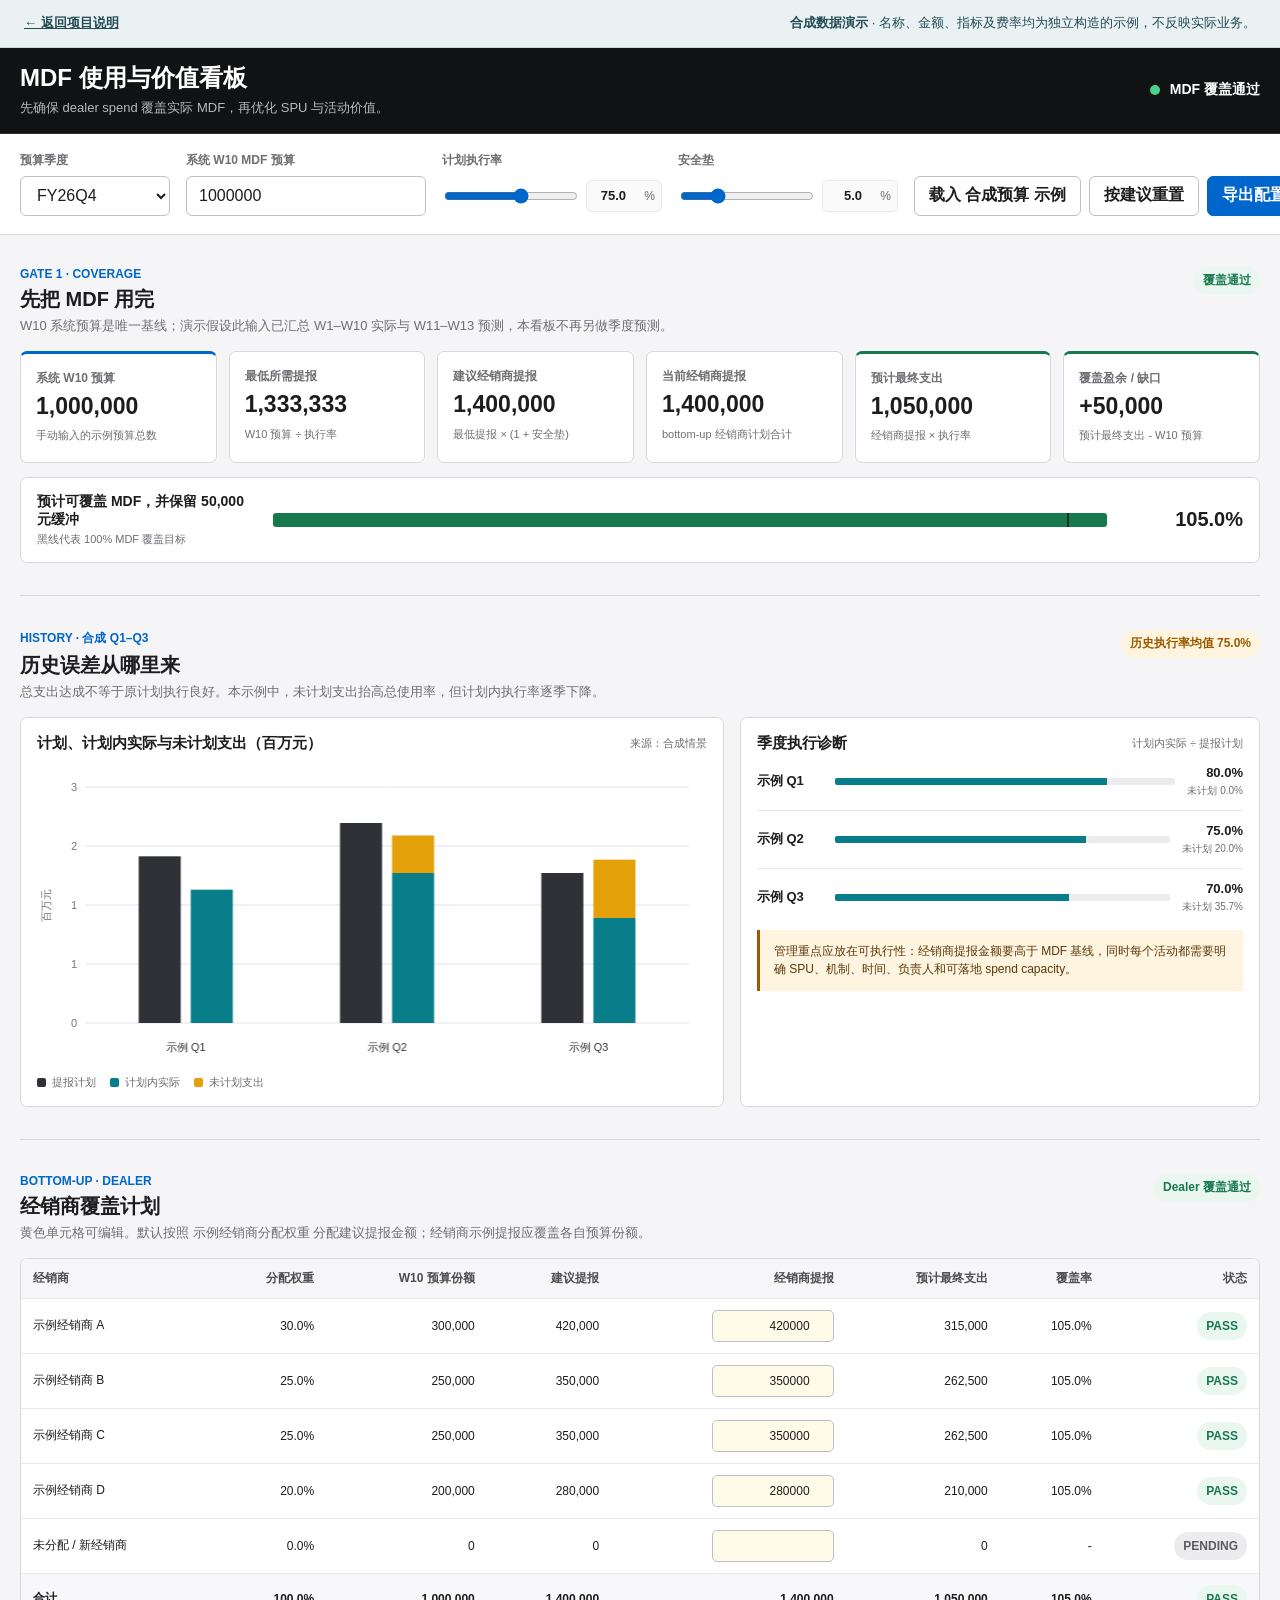
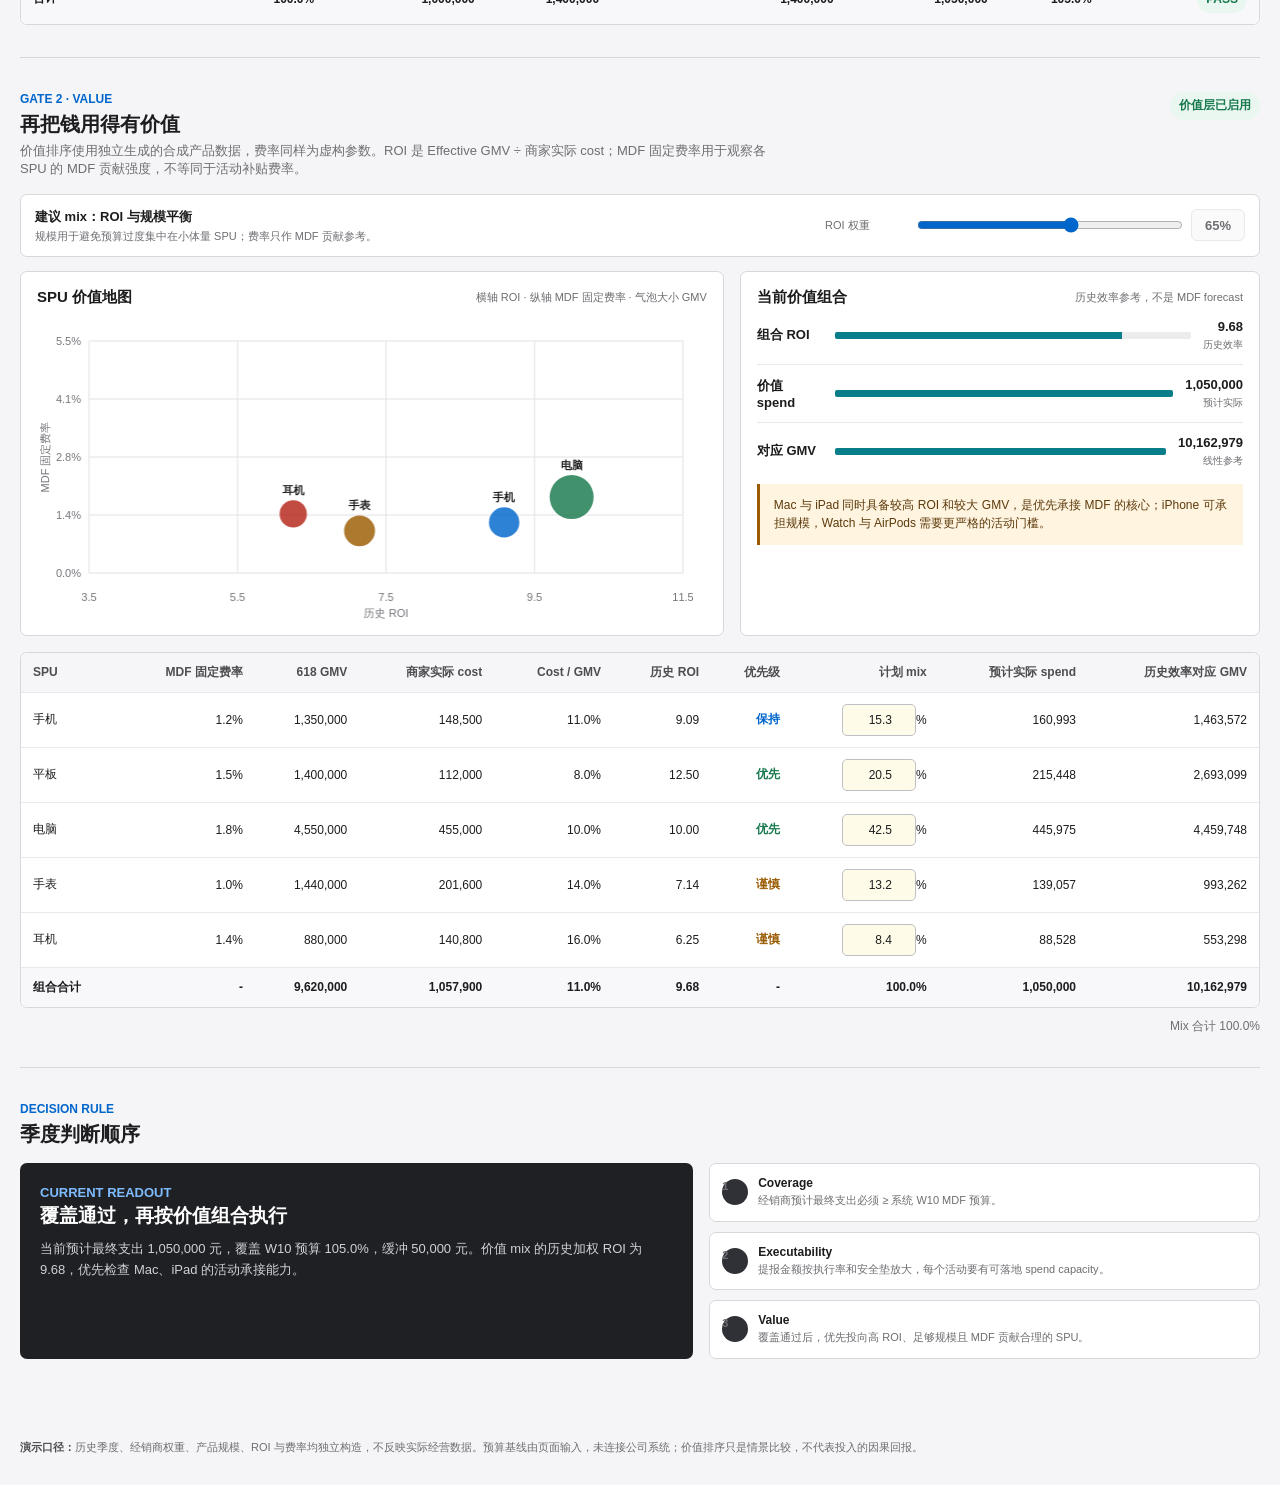
<file: demos/mdf.html>
<!DOCTYPE html>
<html lang="zh-CN">
<head>
  <meta charset="UTF-8">
  <meta name="viewport" content="width=device-width, initial-scale=1.0">
  <title>MDF 使用与价值看板</title>
  <style>
    :root {
      --bg: #f5f5f7;
      --surface: #ffffff;
      --ink: #1d1d1f;
      --muted: #6e6e73;
      --line: #d8d8dc;
      --soft-line: #e8e8ed;
      --blue: #0066cc;
      --blue-soft: #edf5ff;
      --green: #18794e;
      --green-soft: #eaf7f0;
      --amber: #9a5b00;
      --amber-soft: #fff4df;
      --red: #b42318;
      --red-soft: #fff0ef;
      --cyan: #087e8b;
      --graphite: #2f3136;
      --font: -apple-system, BlinkMacSystemFont, "SF Pro Text", "PingFang SC", "Helvetica Neue", Arial, sans-serif;
    }

    * { box-sizing: border-box; }
    html { scroll-behavior: smooth; }
    body {
      margin: 0;
      background: var(--bg);
      color: var(--ink);
      font-family: var(--font);
      font-variant-numeric: tabular-nums;
      letter-spacing: 0;
    }
    button, input, select { font: inherit; letter-spacing: 0; }
    button { cursor: pointer; }
    .shell { min-height: 100vh; }
    .topbar {
      background: #111214;
      color: #fff;
      border-bottom: 1px solid #2a2b2e;
    }
    .topbar-inner, main, .source-footer {
      width: min(1440px, calc(100% - 40px));
      margin: 0 auto;
    }
    .topbar-inner {
      min-height: 82px;
      display: flex;
      align-items: center;
      justify-content: space-between;
      gap: 24px;
      padding: 16px 0;
    }
    .brand h1 { margin: 0; font-size: 24px; line-height: 1.2; font-weight: 700; }
    .brand p { margin: 6px 0 0; color: #b8b8bd; font-size: 13px; }
    .top-status { display: flex; align-items: center; gap: 10px; flex-shrink: 0; }
    .status-dot { width: 10px; height: 10px; border-radius: 50%; background: #8e8e93; }
    .status-dot.pass { background: #4bd28a; }
    .status-dot.gap { background: #ff7066; }
    .top-status strong { font-size: 14px; }

    .control-band {
      background: var(--surface);
      border-bottom: 1px solid var(--line);
    }
    .control-grid {
      width: min(1440px, calc(100% - 40px));
      margin: 0 auto;
      padding: 18px 0;
      display: grid;
      grid-template-columns: 150px minmax(240px, 1.3fr) minmax(220px, 1fr) minmax(220px, 1fr) auto;
      gap: 16px;
      align-items: end;
    }
    .field { min-width: 0; }
    .field label {
      display: block;
      color: var(--muted);
      font-size: 12px;
      font-weight: 650;
      margin-bottom: 7px;
    }
    .text-input, select {
      width: 100%;
      height: 40px;
      border: 1px solid #bfc0c5;
      border-radius: 6px;
      color: var(--ink);
      background: #fff;
      padding: 0 12px;
      outline: none;
    }
    .text-input:focus, select:focus { border-color: var(--blue); box-shadow: 0 0 0 3px rgba(0,102,204,.12); }
    .slider-row { display: grid; grid-template-columns: 1fr 76px; gap: 10px; align-items: center; height: 40px; }
    input[type="range"] { width: 100%; accent-color: var(--blue); }
    .percent-input-wrap { position: relative; }
    .percent-input {
      width: 100%;
      height: 32px;
      border: 1px solid var(--soft-line);
      border-radius: 6px;
      padding: 0 20px 0 7px;
      text-align: right;
      font-size: 13px;
      font-weight: 700;
      background: #fafafa;
      color: var(--ink);
    }
    .percent-input:focus { outline: none; border-color: var(--blue); box-shadow: 0 0 0 3px rgba(0,102,204,.12); }
    .percent-unit { position: absolute; right: 7px; top: 50%; transform: translateY(-50%); color: var(--muted); font-size: 12px; pointer-events: none; }
    .slider-value {
      height: 32px;
      border: 1px solid var(--soft-line);
      border-radius: 6px;
      display: flex;
      align-items: center;
      justify-content: center;
      font-size: 13px;
      font-weight: 700;
      background: #fafafa;
    }
    .button-group { display: flex; gap: 8px; }
    .btn {
      height: 40px;
      border: 1px solid #bfc0c5;
      border-radius: 6px;
      padding: 0 14px;
      background: #fff;
      color: var(--ink);
      white-space: nowrap;
      font-weight: 650;
    }
    .btn:hover { border-color: #7e7f84; background: #f7f7f8; }
    .btn.primary { background: var(--blue); color: #fff; border-color: var(--blue); }
    .btn.primary:hover { background: #0057ad; }

    main { padding: 28px 0 48px; }
    .section { padding: 4px 0 32px; border-bottom: 1px solid var(--line); margin-bottom: 30px; }
    .section:last-child { border-bottom: 0; margin-bottom: 0; }
    .section-heading {
      display: flex;
      justify-content: space-between;
      align-items: flex-start;
      gap: 20px;
      margin-bottom: 16px;
    }
    .eyebrow { margin: 0 0 5px; color: var(--blue); font-size: 12px; font-weight: 750; text-transform: uppercase; }
    h2 { margin: 0; font-size: 20px; line-height: 1.3; }
    .section-note { margin: 5px 0 0; color: var(--muted); font-size: 13px; max-width: 760px; }
    .badge {
      display: inline-flex;
      align-items: center;
      min-height: 28px;
      padding: 4px 9px;
      border-radius: 999px;
      font-size: 12px;
      font-weight: 750;
      white-space: nowrap;
      background: #ececef;
      color: #5b5b61;
    }
    .badge.pass { background: var(--green-soft); color: var(--green); }
    .badge.gap { background: var(--red-soft); color: var(--red); }
    .badge.warn { background: var(--amber-soft); color: var(--amber); }

    .kpi-grid {
      display: grid;
      grid-template-columns: repeat(6, minmax(0, 1fr));
      gap: 12px;
    }
    .kpi {
      min-height: 112px;
      background: var(--surface);
      border: 1px solid var(--line);
      border-radius: 7px;
      padding: 15px;
      display: grid;
      grid-template-rows: 20px 36px auto;
      align-items: center;
      overflow: hidden;
    }
    .kpi.good { border-top: 3px solid var(--green); }
    .kpi.bad { border-top: 3px solid var(--red); }
    .kpi.info { border-top: 3px solid var(--blue); }
    .kpi-label { font-size: 12px; color: var(--muted); font-weight: 650; white-space: nowrap; overflow: hidden; text-overflow: ellipsis; }
    .kpi-value { font-size: 23px; line-height: 1.1; font-weight: 750; white-space: nowrap; overflow: hidden; text-overflow: ellipsis; }
    .kpi-sub { font-size: 11px; color: var(--muted); line-height: 1.35; }

    .coverage-strip {
      margin-top: 14px;
      padding: 15px 16px;
      border: 1px solid var(--line);
      border-radius: 7px;
      background: var(--surface);
      display: grid;
      grid-template-columns: 220px 1fr 120px;
      gap: 16px;
      align-items: center;
    }
    .coverage-copy strong { display: block; font-size: 14px; }
    .coverage-copy span { display: block; margin-top: 3px; color: var(--muted); font-size: 11px; }
    .track { height: 14px; background: #e7e7ea; border-radius: 3px; overflow: hidden; position: relative; }
    .track::after { content: ""; position: absolute; left: 95.238%; top: 0; bottom: 0; width: 2px; background: #111214; opacity: .7; }
    .fill { height: 100%; width: 0; background: var(--blue); transition: width .2s ease; }
    .fill.pass { background: var(--green); }
    .fill.gap { background: var(--red); }
    .coverage-number { text-align: right; font-size: 20px; font-weight: 750; }

    .analysis-grid { display: grid; grid-template-columns: minmax(0, 1.15fr) minmax(360px, .85fr); gap: 16px; }
    .panel {
      background: var(--surface);
      border: 1px solid var(--line);
      border-radius: 7px;
      padding: 16px;
      min-width: 0;
    }
    .panel-title { display: flex; justify-content: space-between; gap: 12px; align-items: center; margin-bottom: 12px; }
    .panel-title h3 { margin: 0; font-size: 15px; }
    .panel-title span { color: var(--muted); font-size: 11px; }
    .chart-wrap { position: relative; width: 100%; height: 300px; }
    canvas { width: 100%; height: 100%; display: block; }
    .legend { display: flex; flex-wrap: wrap; gap: 14px; margin-top: 10px; color: var(--muted); font-size: 11px; }
    .legend-item { display: inline-flex; align-items: center; gap: 6px; }
    .legend-dot { width: 9px; height: 9px; border-radius: 2px; }
    .diagnostic-list { display: grid; gap: 12px; }
    .diagnostic {
      display: grid;
      grid-template-columns: 66px 1fr auto;
      gap: 12px;
      align-items: center;
      padding-bottom: 12px;
      border-bottom: 1px solid var(--soft-line);
    }
    .diagnostic:last-child { border-bottom: 0; padding-bottom: 0; }
    .diagnostic strong { font-size: 13px; }
    .mini-track { height: 7px; background: #ececef; border-radius: 2px; overflow: hidden; }
    .mini-track span { display: block; height: 100%; background: var(--cyan); }
    .diagnostic-meta { text-align: right; }
    .diagnostic-meta b { display: block; font-size: 13px; }
    .diagnostic-meta small { color: var(--muted); font-size: 10px; }
    .insight {
      margin-top: 16px;
      border-left: 3px solid var(--amber);
      background: var(--amber-soft);
      padding: 12px 14px;
      font-size: 12px;
      line-height: 1.55;
      color: #5c3a0c;
    }

    .table-wrap { overflow-x: auto; background: var(--surface); border: 1px solid var(--line); border-radius: 7px; }
    table { width: 100%; border-collapse: collapse; font-size: 12px; min-width: 980px; }
    th, td { padding: 11px 12px; border-bottom: 1px solid var(--soft-line); text-align: right; white-space: nowrap; }
    th { position: sticky; top: 0; z-index: 1; background: #f6f6f8; color: #4d4d52; font-weight: 750; }
    th:first-child, td:first-child { text-align: left; }
    tbody tr:hover { background: #fafbfc; }
    tfoot td { font-weight: 750; background: #f8f8fa; border-top: 1px solid var(--line); border-bottom: 0; }
    .plan-input, .mix-input {
      width: 122px;
      height: 32px;
      border: 1px solid #bfc0c5;
      border-radius: 5px;
      padding: 0 8px;
      text-align: right;
      background: #fffbe9;
      color: var(--ink);
    }
    .mix-input { width: 74px; }
    .plan-input:focus, .mix-input:focus { outline: none; border-color: var(--blue); box-shadow: 0 0 0 2px rgba(0,102,204,.12); }

    .value-toolbar {
      display: flex;
      align-items: center;
      justify-content: space-between;
      gap: 16px;
      margin-bottom: 14px;
      padding: 12px 14px;
      background: var(--surface);
      border: 1px solid var(--line);
      border-radius: 7px;
    }
    .value-toolbar strong { font-size: 13px; }
    .value-toolbar p { margin: 3px 0 0; font-size: 11px; color: var(--muted); }
    .value-slider { width: min(420px, 48vw); display: grid; grid-template-columns: 80px 1fr 54px; gap: 10px; align-items: center; font-size: 11px; color: var(--muted); }
    .gate { position: relative; }
    .gate.locked .gate-content { opacity: .36; filter: grayscale(.35); pointer-events: none; user-select: none; }
    .gate-message {
      display: none;
      position: absolute;
      z-index: 4;
      inset: 74px 24px auto;
      padding: 14px 16px;
      background: #1f2023;
      color: #fff;
      border-radius: 6px;
      text-align: center;
      font-size: 13px;
      box-shadow: 0 8px 24px rgba(0,0,0,.18);
    }
    .gate.locked .gate-message { display: block; }
    .priority { font-weight: 750; }
    .priority.high { color: var(--green); }
    .priority.mid { color: var(--blue); }
    .priority.low { color: var(--amber); }
    .mix-check { margin-top: 10px; font-size: 12px; color: var(--muted); text-align: right; }
    .mix-check.bad { color: var(--red); font-weight: 700; }

    .decision-band {
      display: grid;
      grid-template-columns: 1.1fr .9fr;
      gap: 16px;
      align-items: stretch;
    }
    .decision-main {
      background: #1f2023;
      color: #fff;
      border-radius: 7px;
      padding: 20px;
      min-height: 164px;
    }
    .decision-main .eyebrow { color: #7ebcff; }
    .decision-main h3 { margin: 0 0 10px; font-size: 19px; }
    .decision-main p { margin: 0; color: #d1d1d6; line-height: 1.6; font-size: 13px; }
    .decision-list { display: grid; gap: 10px; }
    .decision-item {
      display: grid;
      grid-template-columns: 26px 1fr;
      gap: 10px;
      background: var(--surface);
      border: 1px solid var(--line);
      border-radius: 7px;
      padding: 12px;
    }
    .decision-num { width: 26px; height: 26px; border-radius: 50%; background: var(--graphite); color: #fff; display: flex; align-items: center; justify-content: center; font-size: 11px; font-weight: 750; }
    .decision-item strong { display: block; font-size: 12px; }
    .decision-item span { display: block; margin-top: 3px; color: var(--muted); font-size: 11px; line-height: 1.45; }

    .source-footer { padding: 0 0 28px; color: var(--muted); font-size: 11px; line-height: 1.6; }
    .source-footer strong { color: #4b4b50; }

    @media (max-width: 1180px) {
      .control-grid { grid-template-columns: 140px 1fr 1fr 1fr; }
      .button-group { grid-column: 1 / -1; justify-content: flex-end; }
      .kpi-grid { grid-template-columns: repeat(3, minmax(0, 1fr)); }
    }
    @media (max-width: 900px) {
      .analysis-grid, .decision-band { grid-template-columns: 1fr; }
      .coverage-strip { grid-template-columns: 1fr; gap: 10px; }
      .coverage-number { text-align: left; }
      .topbar-inner { align-items: flex-start; }
      .top-status { margin-top: 3px; }
    }
    @media (max-width: 720px) {
      .topbar-inner, main, .source-footer, .control-grid { width: min(100% - 24px, 1440px); }
      .topbar-inner { min-height: 96px; flex-direction: column; gap: 10px; }
      .control-grid { grid-template-columns: 1fr; }
      .button-group { grid-column: auto; display: grid; grid-template-columns: 1fr 1fr; }
      .button-group .btn:last-child { grid-column: 1 / -1; }
      .kpi-grid { grid-template-columns: repeat(2, minmax(0, 1fr)); }
      .section-heading, .value-toolbar { flex-direction: column; align-items: stretch; }
      .value-slider { width: 100%; }
      .chart-wrap { height: 260px; }
      .gate-message { inset: 98px 10px auto; }
    }
    @media (max-width: 430px) {
      .kpi-grid { grid-template-columns: 1fr; }
      .brand h1 { font-size: 21px; }
      .kpi { min-height: 98px; }
      .button-group { grid-template-columns: 1fr; }
      .button-group .btn:last-child { grid-column: auto; }
    }
  </style>
<link rel="icon" href="data:,"><meta name="robots" content="noindex,nofollow"><style>.portfolio-banner{position:relative;z-index:100;display:flex;align-items:center;gap:20px;justify-content:space-between;padding:13px 24px;background:#e9f1f2;color:#244b55;font:13px/1.6 -apple-system,BlinkMacSystemFont,"PingFang SC",sans-serif;border-bottom:1px solid #c6d9dd}.portfolio-banner a{font-weight:700;color:#244b55;text-decoration:underline;white-space:nowrap}.portfolio-banner span{text-align:right}html{overflow-x:clip}button:focus-visible,a:focus-visible,input:focus-visible,select:focus-visible{outline:3px solid #1f8595;outline-offset:3px}@media(max-width:600px){.portfolio-banner{padding:12px 16px;align-items:flex-start;gap:8px;flex-direction:column}.portfolio-banner span{text-align:left;font-size:12px}}</style></head>
<body><aside class="portfolio-banner"><a href="../budget.html">← 返回项目说明</a><span><b>合成数据演示</b> · 名称、金额、指标及费率均为独立构造的示例，不反映实际业务。</span></aside>
  <div class="shell">
    <header class="topbar">
      <div class="topbar-inner">
        <div class="brand">
          <h1>MDF 使用与价值看板</h1>
          <p>先确保 dealer spend 覆盖实际 MDF，再优化 SPU 与活动价值。</p>
        </div>
        <div class="top-status" aria-live="polite">
          <span class="status-dot" id="topStatusDot"></span>
          <strong id="topStatusText">等待 W10 预算</strong>
        </div>
      </div>
    </header>

    <section class="control-band" aria-label="规划参数">
      <div class="control-grid">
        <div class="field">
          <label for="quarterSelect">预算季度</label>
          <select id="quarterSelect">
            <option>FY26Q4</option>
            <option>FY27Q1</option>
            <option>FY27Q2</option>
            <option>FY27Q3</option>
          </select>
        </div>
        <div class="field">
          <label for="budgetInput">系统 W10 MDF 预算</label>
          <input class="text-input" id="budgetInput" type="number" min="0" step="1000" placeholder="请输入系统给出的总数">
        </div>
        <div class="field">
          <label for="executionSlider">计划执行率</label>
          <div class="slider-row">
            <input id="executionSlider" type="range" min="40" max="100" step="0.1" value="75.0" title="历史计划活动执行率均值为 75.0%">
            <div class="percent-input-wrap">
              <input class="percent-input" id="executionInput" type="number" min="40" max="100" step="0.1" value="75.0" aria-label="计划执行率数值">
              <span class="percent-unit">%</span>
            </div>
          </div>
        </div>
        <div class="field">
          <label for="bufferSlider">安全垫</label>
          <div class="slider-row">
            <input id="bufferSlider" type="range" min="0" max="20" step="0.5" value="5" title="在最低所需提报金额之上增加缓冲">
            <div class="percent-input-wrap">
              <input class="percent-input" id="bufferInput" type="number" min="0" max="20" step="0.5" value="5.0" aria-label="安全垫数值">
              <span class="percent-unit">%</span>
            </div>
          </div>
        </div>
        <div class="button-group">
          <button class="btn" id="demoButton" type="button">载入 合成预算 示例</button>
          <button class="btn" id="resetPlanButton" type="button">按建议重置</button>
          <button class="btn primary" id="exportButton" type="button">导出配置</button>
        </div>
      </div>
    </section>

    <main>
      <section class="section" id="coverageSection">
        <div class="section-heading">
          <div>
            <p class="eyebrow">Gate 1 · Coverage</p>
            <h2>先把 MDF 用完</h2>
            <p class="section-note">W10 系统预算是唯一基线；演示假设此输入已汇总 W1–W10 实际与 W11–W13 预测，本看板不再另做季度预测。</p>
          </div>
          <span class="badge" id="coverageBadge">待输入</span>
        </div>

        <div class="kpi-grid">
          <article class="kpi info">
            <div class="kpi-label">系统 W10 预算</div>
            <div class="kpi-value" id="kpiBudget">待输入</div>
            <div class="kpi-sub">手动输入的示例预算总数</div>
          </article>
          <article class="kpi">
            <div class="kpi-label">最低所需提报</div>
            <div class="kpi-value" id="kpiMinimum">-</div>
            <div class="kpi-sub">W10 预算 ÷ 执行率</div>
          </article>
          <article class="kpi">
            <div class="kpi-label">建议经销商提报</div>
            <div class="kpi-value" id="kpiRequired">-</div>
            <div class="kpi-sub">最低提报 × (1 + 安全垫)</div>
          </article>
          <article class="kpi">
            <div class="kpi-label">当前经销商提报</div>
            <div class="kpi-value" id="kpiSubmitted">-</div>
            <div class="kpi-sub">bottom-up 经销商计划合计</div>
          </article>
          <article class="kpi" id="expectedKpi">
            <div class="kpi-label">预计最终支出</div>
            <div class="kpi-value" id="kpiExpected">-</div>
            <div class="kpi-sub">经销商提报 × 执行率</div>
          </article>
          <article class="kpi" id="gapKpi">
            <div class="kpi-label">覆盖盈余 / 缺口</div>
            <div class="kpi-value" id="kpiGap">-</div>
            <div class="kpi-sub">预计最终支出 - W10 预算</div>
          </article>
        </div>

        <div class="coverage-strip">
          <div class="coverage-copy">
            <strong id="coverageCopyTitle">等待系统 W10 数字</strong>
            <span>黑线代表 100% MDF 覆盖目标</span>
          </div>
          <div class="track" aria-label="MDF 覆盖进度"><div class="fill" id="coverageFill"></div></div>
          <div class="coverage-number" id="coverageNumber">-</div>
        </div>
      </section>

      <section class="section">
        <div class="section-heading">
          <div>
            <p class="eyebrow">History · 合成 Q1–Q3</p>
            <h2>历史误差从哪里来</h2>
            <p class="section-note">总支出达成不等于原计划执行良好。本示例中，未计划支出抬高总使用率，但计划内执行率逐季下降。</p>
          </div>
          <span class="badge warn">历史执行率均值 75.0%</span>
        </div>
        <div class="analysis-grid">
          <div class="panel">
            <div class="panel-title"><h3>计划、计划内实际与未计划支出（百万元）</h3><span>来源：合成情景</span></div>
            <div class="chart-wrap"><canvas id="historyChart" role="img" aria-label="合成 Q1 到 Q3 MDF 计划与支出对比图"></canvas></div>
            <div class="legend">
              <span class="legend-item"><i class="legend-dot" style="background:#2f3136"></i>提报计划</span>
              <span class="legend-item"><i class="legend-dot" style="background:#087e8b"></i>计划内实际</span>
              <span class="legend-item"><i class="legend-dot" style="background:#e3a008"></i>未计划支出</span>
            </div>
          </div>
          <div class="panel">
            <div class="panel-title"><h3>季度执行诊断</h3><span>计划内实际 ÷ 提报计划</span></div>
            <div class="diagnostic-list" id="diagnosticList"></div>
            <div class="insight">管理重点应放在可执行性：经销商提报金额要高于 MDF 基线，同时每个活动都需要明确 SPU、机制、时间、负责人和可落地 spend capacity。</div>
          </div>
        </div>
      </section>

      <section class="section">
        <div class="section-heading">
          <div>
            <p class="eyebrow">Bottom-up · Dealer</p>
            <h2>经销商覆盖计划</h2>
            <p class="section-note">黄色单元格可编辑。默认按照 示例经销商分配权重 分配建议提报金额；经销商示例提报应覆盖各自预算份额。</p>
          </div>
          <span class="badge" id="dealerBadge">待输入</span>
        </div>
        <div class="table-wrap">
          <table aria-label="经销商 MDF 覆盖计划">
            <thead>
              <tr>
                <th>经销商</th>
                <th>分配权重</th>
                <th>W10 预算份额</th>
                <th>建议提报</th>
                <th>经销商提报</th>
                <th>预计最终支出</th>
                <th>覆盖率</th>
                <th>状态</th>
              </tr>
            </thead>
            <tbody id="dealerBody"></tbody>
            <tfoot id="dealerFoot"></tfoot>
          </table>
        </div>
      </section>

      <section class="section gate locked" id="valueGate">
        <div class="gate-message" id="gateMessage">请先输入系统 W10 预算并让经销商预计最终支出达到 100% 覆盖。</div>
        <div class="gate-content">
          <div class="section-heading">
            <div>
              <p class="eyebrow">Gate 2 · Value</p>
              <h2>再把钱用得有价值</h2>
              <p class="section-note">价值排序使用独立生成的合成产品数据，费率同样为虚构参数。ROI 是 Effective GMV ÷ 商家实际 cost；MDF 固定费率用于观察各 SPU 的 MDF 贡献强度，不等同于活动补贴费率。</p>
            </div>
            <span class="badge pass" id="valueBadge">覆盖后启用</span>
          </div>

          <div class="value-toolbar">
            <div>
              <strong>建议 mix：ROI 与规模平衡</strong>
              <p>规模用于避免预算过度集中在小体量 SPU；费率只作 MDF 贡献参考。</p>
            </div>
            <div class="value-slider">
              <span>ROI 权重</span>
              <input id="valueWeightSlider" type="range" min="30" max="90" step="5" value="65" title="提高后更偏向历史 ROI 高的 SPU">
              <output class="slider-value" id="valueWeightOutput">65%</output>
            </div>
          </div>

          <div class="analysis-grid">
            <div class="panel">
              <div class="panel-title"><h3>SPU 价值地图</h3><span>横轴 ROI · 纵轴 MDF 固定费率 · 气泡大小 GMV</span></div>
              <div class="chart-wrap"><canvas id="valueChart" role="img" aria-label="SPU ROI、MDF 费率与 GMV 价值地图"></canvas></div>
            </div>
            <div class="panel">
              <div class="panel-title"><h3>当前价值组合</h3><span>历史效率参考，不是 MDF forecast</span></div>
              <div class="diagnostic-list" id="valueSummary"></div>
              <div class="insight" id="valueInsight">Mac 与 iPad 同时具备较高 ROI 和较大 GMV，是优先承接 MDF 的核心；iPhone 可承担规模，Watch 与 AirPods 需要更严格的活动门槛。</div>
            </div>
          </div>

          <div class="table-wrap" style="margin-top:16px;">
            <table aria-label="SPU MDF 价值分配">
              <thead>
                <tr>
                  <th>SPU</th>
                  <th>MDF 固定费率</th>
                  <th>618 GMV</th>
                  <th>商家实际 cost</th>
                  <th>Cost / GMV</th>
                  <th>历史 ROI</th>
                  <th>优先级</th>
                  <th>计划 mix</th>
                  <th>预计实际 spend</th>
                  <th>历史效率对应 GMV</th>
                </tr>
              </thead>
              <tbody id="spuBody"></tbody>
              <tfoot id="spuFoot"></tfoot>
            </table>
          </div>
          <div class="mix-check" id="mixCheck">Mix 合计 100.0%</div>
        </div>
      </section>

      <section class="section">
        <div class="section-heading">
          <div>
            <p class="eyebrow">Decision Rule</p>
            <h2>季度判断顺序</h2>
          </div>
        </div>
        <div class="decision-band">
          <div class="decision-main">
            <p class="eyebrow">Current readout</p>
            <h3 id="decisionTitle">等待系统 W10 预算</h3>
            <p id="decisionText">拿到系统总数后，先用历史执行率反推所需经销商提报金额；只有 expected dealer spend 覆盖 W10 MDF，才进入 SPU 价值分配。</p>
          </div>
          <div class="decision-list">
            <div class="decision-item"><span class="decision-num">1</span><div><strong>Coverage</strong><span>经销商预计最终支出必须 ≥ 系统 W10 MDF 预算。</span></div></div>
            <div class="decision-item"><span class="decision-num">2</span><div><strong>Executability</strong><span>提报金额按执行率和安全垫放大，每个活动要有可落地 spend capacity。</span></div></div>
            <div class="decision-item"><span class="decision-num">3</span><div><strong>Value</strong><span>覆盖通过后，优先投向高 ROI、足够规模且 MDF 贡献合理的 SPU。</span></div></div>
          </div>
        </div>
      </section>
    </main>

    <footer class="source-footer"><strong>演示口径：</strong>历史季度、经销商权重、产品规模、ROI 与费率均独立构造，不反映实际经营数据。预算基线由页面输入，未连接公司系统；价值排序只是情景比较，不代表投入的因果回报。</footer>
  </div>

  <script>
    const historyData = [{"quarter":"示例 Q1","submitted":2000000,"actual":1600000.0,"plannedActual":1600000.0,"unplanned":0,"execution":0.8,"utilization":0.8},{"quarter":"示例 Q2","submitted":2400000,"actual":2250000.0,"plannedActual":1800000.0,"unplanned":450000,"execution":0.75,"utilization":0.9375},{"quarter":"示例 Q3","submitted":1800000,"actual":1960000.0,"plannedActual":1260000.0,"unplanned":700000,"execution":0.7,"utilization":1.0888888888888888}];

    const dealerData = [{"name":"示例经销商 A","weight":0.3},{"name":"示例经销商 B","weight":0.25},{"name":"示例经销商 C","weight":0.25},{"name":"示例经销商 D","weight":0.2},{"name":"未分配 / 新经销商","weight":0}];

    const spuData = [{"name":"手机","rate":0.012,"so":300,"gmv":1350000,"cost":148500.0,"costRate":0.11,"roi":9.090909090909092},{"name":"平板","rate":0.015,"so":500,"gmv":1400000,"cost":112000.0,"costRate":0.08,"roi":12.5},{"name":"电脑","rate":0.018,"so":700,"gmv":4550000,"cost":455000.0,"costRate":0.1,"roi":10.0},{"name":"手表","rate":0.01,"so":900,"gmv":1440000,"cost":201600.00000000003,"costRate":0.14,"roi":7.1428571428571415},{"name":"耳机","rate":0.014,"so":1100,"gmv":880000,"cost":140800.0,"costRate":0.16,"roi":6.25}];

    const state = {
      budget: 0,
      execution: 0.75,
      buffer: 0.05,
      dealerPlans: dealerData.map(() => 0),
      plansSynced: true,
      valueWeight: 0.65,
      mixes: spuData.map(() => 0)
    };

    const $ = (id) => document.getElementById(id);
    const money = (value) => Number.isFinite(value) ? new Intl.NumberFormat('zh-CN', { maximumFractionDigits: 0 }).format(Math.round(value)) : '-';
    const moneyM = (value) => Number.isFinite(value) ? (value / 1000000).toFixed(2) : '-';
    const pct = (value, digits = 1) => Number.isFinite(value) ? `${(value * 100).toFixed(digits)}%` : '-';
    const sum = (values) => values.reduce((total, value) => total + (Number(value) || 0), 0);
    const hasBudget = () => state.budget > 0 && state.execution > 0;

    function minimumPlan() {
      return hasBudget() ? state.budget / state.execution : 0;
    }

    function requiredPlan() {
      return hasBudget() ? minimumPlan() * (1 + state.buffer) : 0;
    }

    function syncDealerPlans(force = false) {
      if (!hasBudget()) {
        if (force || state.plansSynced) state.dealerPlans = dealerData.map(() => 0);
        return;
      }
      if (force || state.plansSynced) {
        const required = requiredPlan();
        state.dealerPlans = dealerData.map((dealer) => required * dealer.weight);
        state.plansSynced = true;
      }
    }

    function calculateValueMix(reset = false) {
      if (!reset && state.mixes.some((value) => value > 0)) return;
      const maxRoi = Math.max(...spuData.map((item) => item.roi));
      const maxGmv = Math.max(...spuData.map((item) => item.gmv));
      const raw = spuData.map((item) => {
        const roiNorm = item.roi / maxRoi;
        const sizeNorm = item.gmv / maxGmv;
        return (state.valueWeight * roiNorm + (1 - state.valueWeight) * sizeNorm) * Math.sqrt(sizeNorm);
      });
      const total = sum(raw);
      state.mixes = raw.map((score) => score / total);
    }

    function coverageMetrics() {
      const submitted = sum(state.dealerPlans);
      const expected = submitted * state.execution;
      const coverage = state.budget > 0 ? expected / state.budget : 0;
      const gap = state.budget > 0 ? expected - state.budget : 0;
      return { submitted, expected, coverage, gap };
    }

    function setStatus(element, mode, text) {
      element.className = `badge${mode ? ` ${mode}` : ''}`;
      element.textContent = text;
    }

    function renderKpis() {
      const metrics = coverageMetrics();
      const ready = hasBudget();
      $('kpiBudget').textContent = ready ? money(state.budget) : '待输入';
      $('kpiMinimum').textContent = ready ? money(minimumPlan()) : '-';
      $('kpiRequired').textContent = ready ? money(requiredPlan()) : '-';
      $('kpiSubmitted').textContent = ready ? money(metrics.submitted) : '-';
      $('kpiExpected').textContent = ready ? money(metrics.expected) : '-';
      $('kpiGap').textContent = ready ? `${metrics.gap >= 0 ? '+' : ''}${money(metrics.gap)}` : '-';

      $('expectedKpi').className = `kpi${ready ? (metrics.coverage >= 1 ? ' good' : ' bad') : ''}`;
      $('gapKpi').className = `kpi${ready ? (metrics.gap >= 0 ? ' good' : ' bad') : ''}`;

      const fillWidth = ready ? Math.min(metrics.coverage / 1.05 * 100, 100) : 0;
      $('coverageFill').style.width = `${fillWidth}%`;
      $('coverageFill').className = `fill${ready ? (metrics.coverage >= 1 ? ' pass' : ' gap') : ''}`;
      $('coverageNumber').textContent = ready ? pct(metrics.coverage) : '-';

      if (!ready) {
        setStatus($('coverageBadge'), '', '待输入');
        $('coverageCopyTitle').textContent = '等待系统 W10 数字';
        $('topStatusDot').className = 'status-dot';
        $('topStatusText').textContent = '等待 W10 预算';
      } else if (metrics.coverage >= 1) {
        setStatus($('coverageBadge'), 'pass', '覆盖通过');
        $('coverageCopyTitle').textContent = `预计可覆盖 MDF，并保留 ${money(Math.max(metrics.gap, 0))} 元缓冲`;
        $('topStatusDot').className = 'status-dot pass';
        $('topStatusText').textContent = 'MDF 覆盖通过';
      } else {
        setStatus($('coverageBadge'), 'gap', '存在缺口');
        $('coverageCopyTitle').textContent = `预计仍缺少 ${money(Math.abs(metrics.gap))} 元实际支出`;
        $('topStatusDot').className = 'status-dot gap';
        $('topStatusText').textContent = 'MDF 覆盖不足';
      }
    }

    function renderHistoryDiagnostics() {
      $('diagnosticList').innerHTML = historyData.map((item) => {
        const pressure = item.actual > 0 ? item.unplanned / item.actual : 0;
        return `
          <div class="diagnostic">
            <strong>${item.quarter}</strong>
            <div class="mini-track"><span style="width:${Math.min(item.execution * 100, 100)}%"></span></div>
            <div class="diagnostic-meta">
              <b>${pct(item.execution)}</b>
              <small>未计划 ${pct(pressure)}</small>
            </div>
          </div>`;
      }).join('');
    }

    function renderDealerTable() {
      const ready = hasBudget();
      const metrics = coverageMetrics();
      const required = requiredPlan();
      $('dealerBody').innerHTML = dealerData.map((dealer, index) => {
        const budgetShare = state.budget * dealer.weight;
        const suggested = required * dealer.weight;
        const plan = state.dealerPlans[index] || 0;
        const expected = plan * state.execution;
        const coverage = budgetShare > 0 ? expected / budgetShare : (expected > 0 ? Infinity : 0);
        const status = !ready || (dealer.weight === 0 && plan === 0) ? 'PENDING' : coverage >= 1 ? 'PASS' : 'GAP';
        const badgeMode = status === 'PASS' ? 'pass' : status === 'GAP' ? 'gap' : '';
        return `
          <tr>
            <td>${dealer.name}</td>
            <td>${pct(dealer.weight)}</td>
            <td>${ready ? money(budgetShare) : '-'}</td>
            <td>${ready ? money(suggested) : '-'}</td>
            <td><input class="plan-input" type="number" min="0" step="1000" data-dealer-index="${index}" value="${ready && plan ? Math.round(plan) : ''}" aria-label="${dealer.name} 经销商提报"></td>
            <td>${ready ? money(expected) : '-'}</td>
            <td>${ready && dealer.weight > 0 ? pct(coverage) : '-'}</td>
            <td><span class="badge ${badgeMode}">${status}</span></td>
          </tr>`;
      }).join('');

      $('dealerFoot').innerHTML = `
        <tr>
          <td>合计</td>
          <td>${pct(sum(dealerData.map((item) => item.weight)))}</td>
          <td>${ready ? money(state.budget) : '-'}</td>
          <td>${ready ? money(required) : '-'}</td>
          <td>${ready ? money(metrics.submitted) : '-'}</td>
          <td>${ready ? money(metrics.expected) : '-'}</td>
          <td>${ready ? pct(metrics.coverage) : '-'}</td>
          <td><span class="badge ${ready ? (metrics.coverage >= 1 ? 'pass' : 'gap') : ''}">${ready ? (metrics.coverage >= 1 ? 'PASS' : 'GAP') : 'PENDING'}</span></td>
        </tr>`;

      setStatus($('dealerBadge'), !ready ? '' : metrics.coverage >= 1 ? 'pass' : 'gap', !ready ? '待输入' : metrics.coverage >= 1 ? 'Dealer 覆盖通过' : 'Dealer 仍有缺口');
      document.querySelectorAll('.plan-input').forEach((input) => {
        input.addEventListener('change', (event) => {
          const index = Number(event.target.dataset.dealerIndex);
          state.dealerPlans[index] = Math.max(0, Number(event.target.value) || 0);
          state.plansSynced = false;
          renderAll(false);
        });
      });
    }

    function valueRanks() {
      const maxRoi = Math.max(...spuData.map((item) => item.roi));
      const maxGmv = Math.max(...spuData.map((item) => item.gmv));
      return spuData.map((item, index) => {
        const roiNorm = item.roi / maxRoi;
        const sizeNorm = item.gmv / maxGmv;
        const score = (state.valueWeight * roiNorm + (1 - state.valueWeight) * sizeNorm) * Math.sqrt(sizeNorm);
        return { index, score };
      }).sort((a, b) => b.score - a.score);
    }

    function renderValueSection(resetMix = false) {
      const metrics = coverageMetrics();
      const unlocked = hasBudget() && metrics.coverage >= 1;
      $('valueGate').classList.toggle('locked', !unlocked);
      $('gateMessage').textContent = hasBudget() ? '经销商预计最终支出尚未达到 100% MDF 覆盖，先补足 dealer plan。' : '请先输入系统 W10 预算并让经销商预计最终支出达到 100% 覆盖。';
      setStatus($('valueBadge'), unlocked ? 'pass' : '', unlocked ? '价值层已启用' : '覆盖后启用');

      if (resetMix) state.mixes = spuData.map(() => 0);
      calculateValueMix(false);
      const ranks = valueRanks();
      const rankMap = new Map(ranks.map((item, rank) => [item.index, rank]));
      const totalMix = sum(state.mixes);

      $('spuBody').innerHTML = spuData.map((item, index) => {
        const rank = rankMap.get(index);
        const priority = rank <= 1 ? ['优先', 'high'] : rank === 2 ? ['保持', 'mid'] : ['谨慎', 'low'];
        const mix = state.mixes[index] || 0;
        const expectedSpend = metrics.expected * mix;
        const efficiencyGmv = expectedSpend * item.roi;
        return `
          <tr>
            <td>${item.name}</td>
            <td>${pct(item.rate)}</td>
            <td>${money(item.gmv)}</td>
            <td>${money(item.cost)}</td>
            <td>${pct(item.costRate)}</td>
            <td>${item.roi.toFixed(2)}</td>
            <td><span class="priority ${priority[1]}">${priority[0]}</span></td>
            <td><input class="mix-input" type="number" min="0" max="100" step="0.1" data-spu-index="${index}" value="${(mix * 100).toFixed(1)}" aria-label="${item.name} 计划 mix">%</td>
            <td>${unlocked ? money(expectedSpend) : '-'}</td>
            <td>${unlocked ? money(efficiencyGmv) : '-'}</td>
          </tr>`;
      }).join('');

      const blendedRoi = totalMix > 0 ? sum(spuData.map((item, index) => item.roi * state.mixes[index])) / totalMix : 0;
      const valueGmv = metrics.expected * blendedRoi;
      $('spuFoot').innerHTML = `
        <tr>
          <td>组合合计</td>
          <td>-</td>
          <td>${money(sum(spuData.map((item) => item.gmv)))}</td>
          <td>${money(sum(spuData.map((item) => item.cost)))}</td>
          <td>${pct(sum(spuData.map((item) => item.cost)) / sum(spuData.map((item) => item.gmv)))}</td>
          <td>${blendedRoi.toFixed(2)}</td>
          <td>-</td>
          <td>${pct(totalMix)}</td>
          <td>${unlocked ? money(metrics.expected * totalMix) : '-'}</td>
          <td>${unlocked ? money(valueGmv) : '-'}</td>
        </tr>`;

      $('mixCheck').textContent = `Mix 合计 ${pct(totalMix)}`;
      $('mixCheck').className = `mix-check${Math.abs(totalMix - 1) > 0.001 ? ' bad' : ''}`;
      $('valueSummary').innerHTML = `
        <div class="diagnostic"><strong>组合 ROI</strong><div class="mini-track"><span style="width:${Math.min(blendedRoi / 12 * 100, 100)}%"></span></div><div class="diagnostic-meta"><b>${blendedRoi.toFixed(2)}</b><small>历史效率</small></div></div>
        <div class="diagnostic"><strong>价值 spend</strong><div class="mini-track"><span style="width:${unlocked ? 100 : 0}%"></span></div><div class="diagnostic-meta"><b>${unlocked ? money(metrics.expected) : '-'}</b><small>预计实际</small></div></div>
        <div class="diagnostic"><strong>对应 GMV</strong><div class="mini-track"><span style="width:${unlocked ? 100 : 0}%"></span></div><div class="diagnostic-meta"><b>${unlocked ? money(valueGmv) : '-'}</b><small>线性参考</small></div></div>`;

      document.querySelectorAll('.mix-input').forEach((input) => {
        input.addEventListener('change', (event) => {
          const index = Number(event.target.dataset.spuIndex);
          state.mixes[index] = Math.max(0, Number(event.target.value) || 0) / 100;
          renderAll(false, false);
        });
      });
    }

    function renderDecision() {
      const metrics = coverageMetrics();
      if (!hasBudget()) {
        $('decisionTitle').textContent = '等待系统 W10 预算';
        $('decisionText').textContent = '拿到系统总数后，先用历史执行率反推所需经销商提报金额；只有 expected dealer spend 覆盖 W10 MDF，才进入 SPU 价值分配。';
      } else if (metrics.coverage < 1) {
        $('decisionTitle').textContent = `先补 ${money(Math.abs(metrics.gap))} 元覆盖缺口`;
        $('decisionText').textContent = `当前 bottom-up 提报预计只能形成 ${money(metrics.expected)} 元实际支出，覆盖率 ${pct(metrics.coverage)}。应先增加可执行活动或提高经销商承诺，再讨论 ROI 最优。`;
      } else {
        const totalMix = sum(state.mixes);
        const blendedRoi = totalMix > 0 ? sum(spuData.map((item, index) => item.roi * state.mixes[index])) / totalMix : 0;
        $('decisionTitle').textContent = `覆盖通过，再按价值组合执行`;
        $('decisionText').textContent = `当前预计最终支出 ${money(metrics.expected)} 元，覆盖 W10 预算 ${pct(metrics.coverage)}，缓冲 ${money(metrics.gap)} 元。价值 mix 的历史加权 ROI 为 ${blendedRoi.toFixed(2)}，优先检查 Mac、iPad 的活动承接能力。`;
      }
    }

    function setupCanvas(canvas) {
      const rect = canvas.getBoundingClientRect();
      const ratio = window.devicePixelRatio || 1;
      const width = Math.max(320, Math.floor(rect.width));
      const height = Math.max(220, Math.floor(rect.height));
      canvas.width = Math.floor(width * ratio);
      canvas.height = Math.floor(height * ratio);
      const ctx = canvas.getContext('2d');
      ctx.setTransform(ratio, 0, 0, ratio, 0, 0);
      ctx.clearRect(0, 0, width, height);
      return { ctx, width, height };
    }

    function drawHistoryChart() {
      const { ctx, width, height } = setupCanvas($('historyChart'));
      const pad = { top: 22, right: 18, bottom: 42, left: 48 };
      const chartW = width - pad.left - pad.right;
      const chartH = height - pad.top - pad.bottom;
      const maxValue = Math.max(...historyData.map((item) => Math.max(item.submitted, item.actual))) * 1.18;
      ctx.font = '11px -apple-system, BlinkMacSystemFont, sans-serif';
      ctx.textAlign = 'right';
      ctx.fillStyle = '#74747a';
      ctx.strokeStyle = '#e2e2e6';
      ctx.lineWidth = 1;
      for (let i = 0; i <= 4; i++) {
        const y = pad.top + chartH - chartH * i / 4;
        ctx.beginPath(); ctx.moveTo(pad.left, y); ctx.lineTo(width - pad.right, y); ctx.stroke();
        ctx.fillText((maxValue * i / 4 / 1000000).toFixed(0), pad.left - 8, y + 4);
      }
      const groupW = chartW / historyData.length;
      const barW = Math.min(42, groupW * .22);
      historyData.forEach((item, index) => {
        const center = pad.left + groupW * (index + .5);
        const submittedH = item.submitted / maxValue * chartH;
        const plannedH = item.plannedActual / maxValue * chartH;
        const unplannedH = item.unplanned / maxValue * chartH;
        ctx.fillStyle = '#2f3136';
        ctx.fillRect(center - barW - 5, pad.top + chartH - submittedH, barW, submittedH);
        ctx.fillStyle = '#087e8b';
        ctx.fillRect(center + 5, pad.top + chartH - plannedH, barW, plannedH);
        ctx.fillStyle = '#e3a008';
        ctx.fillRect(center + 5, pad.top + chartH - plannedH - unplannedH, barW, unplannedH);
        ctx.fillStyle = '#343438';
        ctx.textAlign = 'center';
        ctx.fillText(item.quarter, center, height - 14);
      });
      ctx.save();
      ctx.translate(13, pad.top + chartH / 2);
      ctx.rotate(-Math.PI / 2);
      ctx.textAlign = 'center';
      ctx.fillStyle = '#74747a';
      ctx.fillText('百万元', 0, 0);
      ctx.restore();
    }

    function drawValueChart() {
      const { ctx, width, height } = setupCanvas($('valueChart'));
      const pad = { top: 22, right: 24, bottom: 46, left: 52 };
      const chartW = width - pad.left - pad.right;
      const chartH = height - pad.top - pad.bottom;
      const xMin = 3.5, xMax = 11.5, yMax = 0.055;
      ctx.font = '11px -apple-system, BlinkMacSystemFont, sans-serif';
      ctx.strokeStyle = '#e2e2e6';
      ctx.fillStyle = '#74747a';
      ctx.lineWidth = 1;
      for (let i = 0; i <= 4; i++) {
        const x = pad.left + chartW * i / 4;
        const y = pad.top + chartH - chartH * i / 4;
        ctx.beginPath(); ctx.moveTo(x, pad.top); ctx.lineTo(x, pad.top + chartH); ctx.stroke();
        ctx.beginPath(); ctx.moveTo(pad.left, y); ctx.lineTo(pad.left + chartW, y); ctx.stroke();
        ctx.textAlign = 'center'; ctx.fillText((xMin + (xMax - xMin) * i / 4).toFixed(1), x, height - 18);
        ctx.textAlign = 'right'; ctx.fillText(`${(yMax * i / 4 * 100).toFixed(1)}%`, pad.left - 8, y + 4);
      }
      ctx.textAlign = 'center'; ctx.fillText('历史 ROI', pad.left + chartW / 2, height - 2);
      ctx.save(); ctx.translate(12, pad.top + chartH / 2); ctx.rotate(-Math.PI / 2); ctx.fillText('MDF 固定费率', 0, 0); ctx.restore();
      const colors = ['#0066cc', '#087e8b', '#18794e', '#9a5b00', '#b42318'];
      const maxGmv = Math.max(...spuData.map((item) => item.gmv));
      spuData.forEach((item, index) => {
        const x = pad.left + (item.roi - xMin) / (xMax - xMin) * chartW;
        const y = pad.top + chartH - item.rate / yMax * chartH;
        const radius = 7 + Math.sqrt(item.gmv / maxGmv) * 15;
        ctx.globalAlpha = .82;
        ctx.fillStyle = colors[index];
        ctx.beginPath(); ctx.arc(x, y, radius, 0, Math.PI * 2); ctx.fill();
        ctx.globalAlpha = 1;
        ctx.fillStyle = '#1d1d1f';
        ctx.font = '600 11px -apple-system, BlinkMacSystemFont, sans-serif';
        ctx.textAlign = 'center';
        ctx.fillText(item.name, x, y - radius - 6);
      });
    }

    function exportConfig() {
      const metrics = coverageMetrics();
      const payload = {
        dashboard: 'MDF 使用与价值看板',
        quarter: $('quarterSelect').value,
        systemW10Budget: state.budget || null,
        executionFactor: state.execution,
        safetyBuffer: state.buffer,
        requiredDealerSubmittedPlan: hasBudget() ? requiredPlan() : null,
        dealerSubmittedPlan: metrics.submitted || null,
        expectedDealerSpend: metrics.expected || null,
        coverage: hasBudget() ? metrics.coverage : null,
        dealers: dealerData.map((dealer, index) => ({ name: dealer.name, weight: dealer.weight, submittedPlan: state.dealerPlans[index] || 0 })),
        spuMix: spuData.map((spu, index) => ({ spu: spu.name, fixedMdfRate: spu.rate, historicalRoi: spu.roi, mix: state.mixes[index] || 0 })),
        exportedAt: new Date().toISOString()
      };
      const blob = new Blob([JSON.stringify(payload, null, 2)], { type: 'application/json;charset=utf-8' });
      const url = URL.createObjectURL(blob);
      const link = document.createElement('a');
      link.href = url;
      link.download = `MDF_${$('quarterSelect').value}_planning_config.json`;
      document.body.appendChild(link);
      link.click();
      link.remove();
      URL.revokeObjectURL(url);
    }

    function renderAll(resyncPlans = true, resetMix = false) {
      if (resyncPlans) syncDealerPlans(false);
      renderKpis();
      renderDealerTable();
      renderValueSection(resetMix);
      renderDecision();
      drawHistoryChart();
      drawValueChart();
    }

    $('budgetInput').addEventListener('input', (event) => {
      state.budget = Math.max(0, Number(event.target.value) || 0);
      if (state.plansSynced) syncDealerPlans(true);
      renderAll(false, false);
    });
    function applyExecutionRate(value, normalizeInput = false) {
      const rate = Math.min(100, Math.max(40, Number(value)));
      if (!Number.isFinite(rate)) return;
      state.execution = rate / 100;
      $('executionSlider').value = rate;
      if (normalizeInput) $('executionInput').value = rate.toFixed(1);
      if (state.plansSynced) syncDealerPlans(true);
      renderAll(false, false);
    }
    function applySafetyBuffer(value, normalizeInput = false) {
      const buffer = Math.min(20, Math.max(0, Number(value)));
      if (!Number.isFinite(buffer)) return;
      state.buffer = buffer / 100;
      $('bufferSlider').value = buffer;
      if (normalizeInput) $('bufferInput').value = buffer.toFixed(1);
      if (state.plansSynced) syncDealerPlans(true);
      renderAll(false, false);
    }
    $('executionSlider').addEventListener('input', (event) => {
      $('executionInput').value = Number(event.target.value).toFixed(1);
      applyExecutionRate(event.target.value, false);
    });
    $('executionInput').addEventListener('input', (event) => {
      if (event.target.value !== '') applyExecutionRate(event.target.value, false);
    });
    $('executionInput').addEventListener('change', (event) => {
      applyExecutionRate(event.target.value, true);
    });
    $('bufferSlider').addEventListener('input', (event) => {
      $('bufferInput').value = Number(event.target.value).toFixed(1);
      applySafetyBuffer(event.target.value, false);
    });
    $('bufferInput').addEventListener('input', (event) => {
      if (event.target.value !== '') applySafetyBuffer(event.target.value, false);
    });
    $('bufferInput').addEventListener('change', (event) => {
      applySafetyBuffer(event.target.value, true);
    });
    $('valueWeightSlider').addEventListener('input', (event) => {
      state.valueWeight = Number(event.target.value) / 100;
      $('valueWeightOutput').textContent = `${event.target.value}%`;
      renderValueSection(true);
      renderDecision();
    });
    $('demoButton').addEventListener('click', () => {
      state.budget = 1000000;
      $('budgetInput').value = Math.round(state.budget);
      state.plansSynced = true;
      syncDealerPlans(true);
      renderAll(false, false);
    });
    $('resetPlanButton').addEventListener('click', () => {
      state.plansSynced = true;
      syncDealerPlans(true);
      renderAll(false, false);
    });
    $('exportButton').addEventListener('click', exportConfig);
    window.addEventListener('resize', () => {
      clearTimeout(window.__chartTimer);
      window.__chartTimer = setTimeout(() => { drawHistoryChart(); drawValueChart(); }, 100);
    });

    renderHistoryDiagnostics();
    calculateValueMix(true);
    renderAll(false, false);
    document.getElementById("demoButton").click();
  </script>
</body>
</html>
</file>
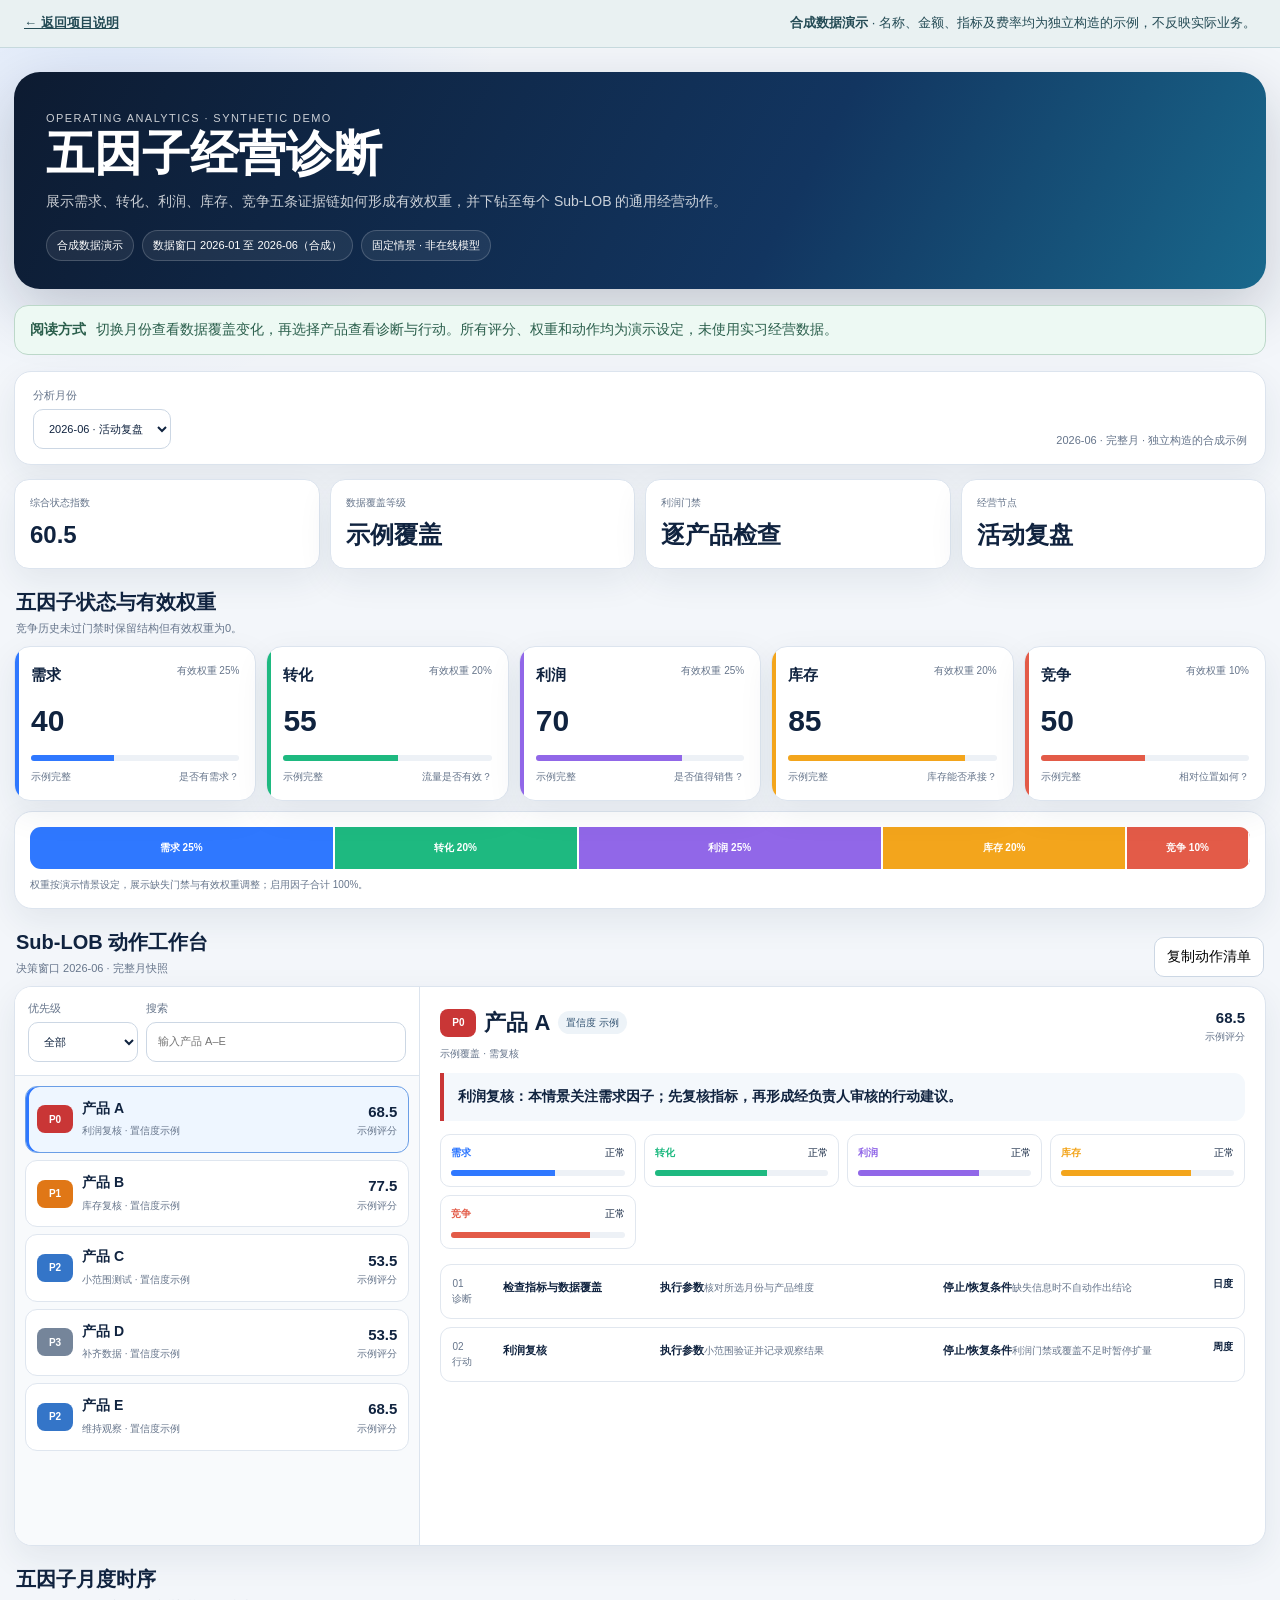
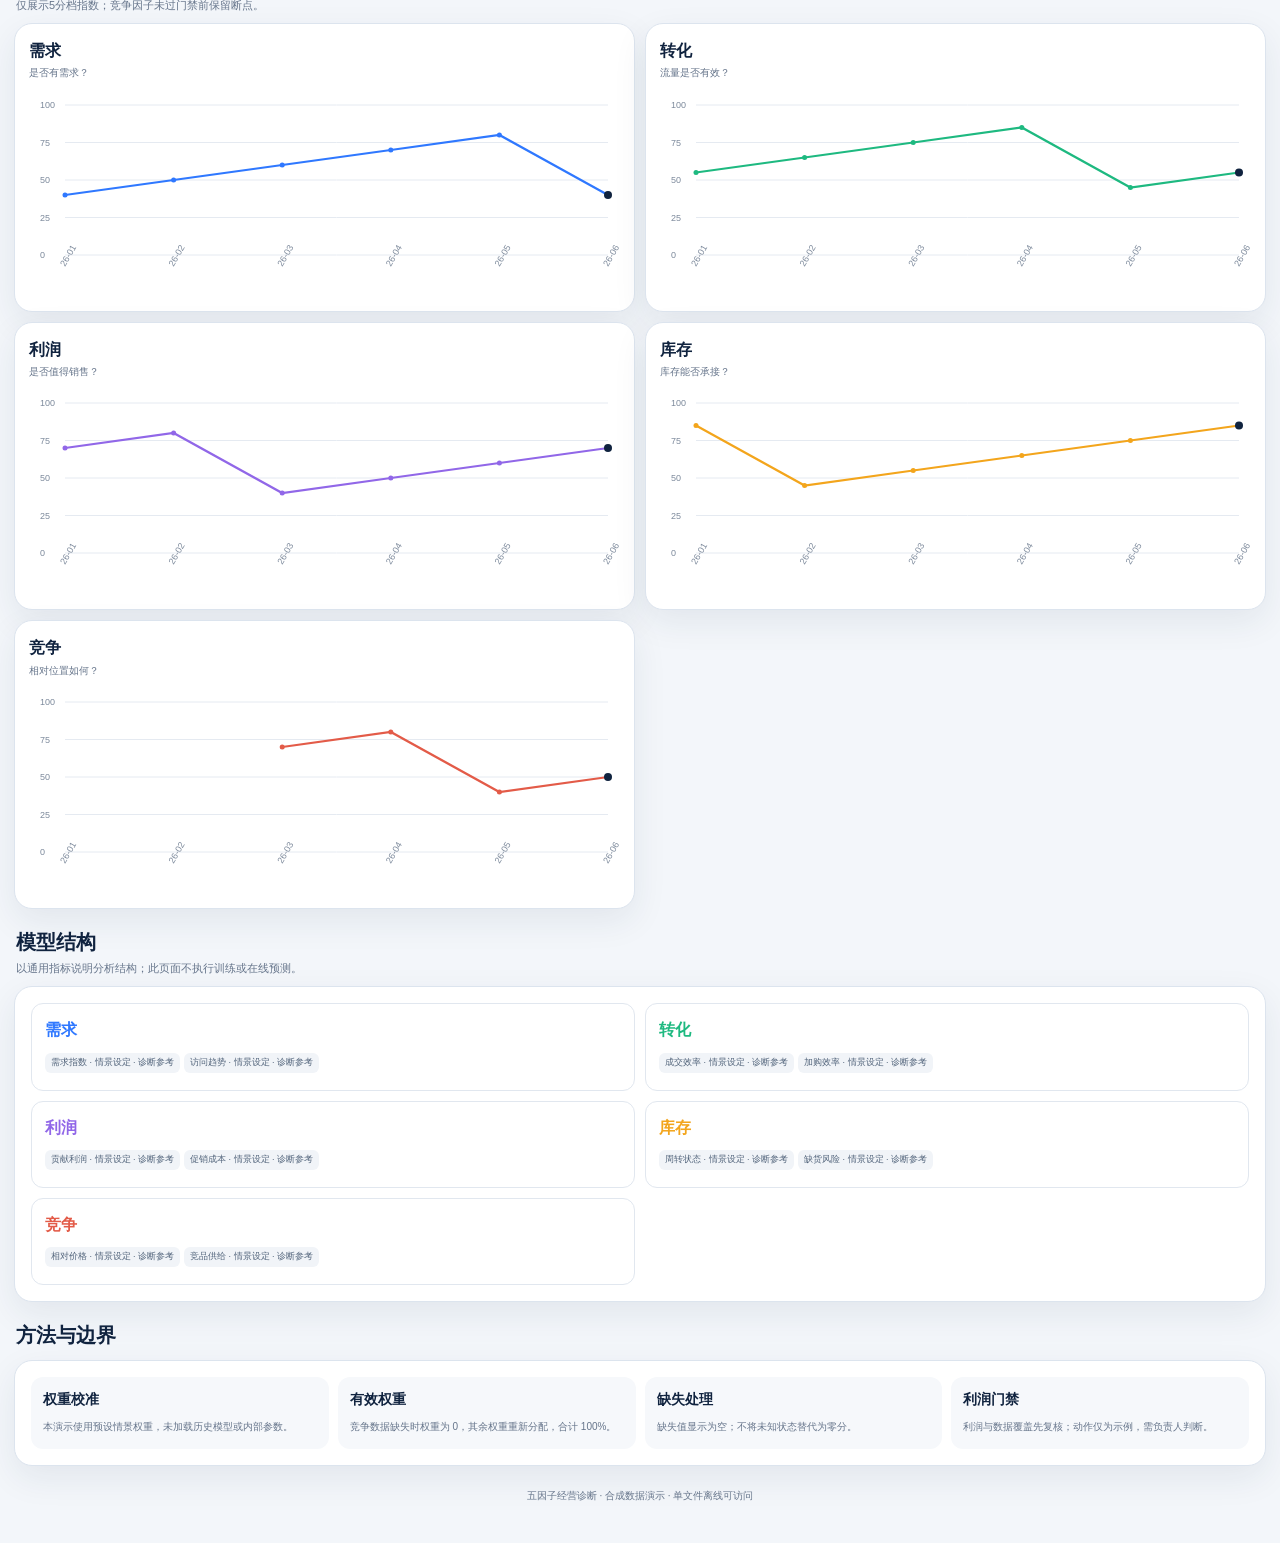
<file: demos/quant.html>
<!doctype html>
<html lang="zh-CN">
<head>
  <meta charset="utf-8">
  <meta name="viewport" content="width=device-width,initial-scale=1">
  <meta name="description" content="五因子经营诊断合成数据演示">
  <title>五因子经营诊断 · 合成数据演示</title>
  <style>
    :root{--ink:#10233f;--muted:#66758b;--line:#dce4ee;--panel:#fff;--canvas:#f3f6fa;--navy:#0d1b31;--blue:#2f78ff;--green:#1eb980;--purple:#9167e8;--orange:#f3a51c;--red:#c93636;--shadow:0 12px 34px rgba(21,45,79,.08)}
    *{box-sizing:border-box}body{margin:0;color:var(--ink);background:radial-gradient(circle at 8% 0%,rgba(47,120,255,.10),transparent 25rem),var(--canvas);font-family:-apple-system,BlinkMacSystemFont,"Segoe UI","PingFang SC","Microsoft YaHei",sans-serif;font-size:14px;line-height:1.55}
    button,select,input{font:inherit}.shell{width:min(1380px,calc(100% - 28px));margin:auto;padding:24px 0 40px}.hero{padding:28px 32px;border-radius:26px;color:#fff;background:linear-gradient(118deg,#0d1b31,#123560 62%,#19688c);box-shadow:0 22px 60px rgba(13,27,49,.2)}
    .eyebrow{margin:0 0 7px;color:rgba(255,255,255,.7);font-size:11px;letter-spacing:.13em;text-transform:uppercase}.hero h1{margin:0;font-size:clamp(28px,4vw,48px);line-height:1.12}.hero p{max-width:880px;margin:10px 0 0;color:rgba(255,255,255,.78)}.chips{display:flex;flex-wrap:wrap;gap:8px;margin-top:18px}.chip{padding:6px 10px;border:1px solid rgba(255,255,255,.18);border-radius:999px;background:rgba(255,255,255,.07);font-size:11px}
    .share-notice{display:flex;gap:10px;margin:16px 0;padding:13px 15px;border:1px solid #bcd8c9;border-radius:14px;color:#2b5f4c;background:#edf9f3}.share-notice strong{white-space:nowrap}.toolbar{display:flex;align-items:flex-end;justify-content:space-between;gap:14px;margin-bottom:14px;padding:15px 18px;border:1px solid var(--line);border-radius:17px;background:#fff;box-shadow:var(--shadow)}label{display:grid;gap:5px;color:var(--muted);font-size:11px}select,input{min-height:40px;padding:8px 11px;border:1px solid #ccd7e4;border-radius:10px;background:#fff;color:var(--ink)}.toolbar-note{color:var(--muted);font-size:11px;text-align:right}
    .section{margin-top:18px}.heading{display:flex;align-items:flex-end;justify-content:space-between;gap:14px;margin:0 2px 9px}.heading h2{margin:0;font-size:20px}.heading p{margin:2px 0 0;color:var(--muted);font-size:11px}.panel{border:1px solid var(--line);border-radius:18px;background:#fff;box-shadow:var(--shadow)}
    .kpis{display:grid;grid-template-columns:repeat(4,minmax(0,1fr));gap:10px}.kpi{padding:15px;border:1px solid var(--line);border-radius:15px;background:#fff;box-shadow:var(--shadow)}.kpi span{display:block;color:var(--muted);font-size:10px}.kpi strong{display:block;margin-top:5px;font-size:24px}
    .factor-grid{display:grid;grid-template-columns:repeat(5,minmax(0,1fr));gap:10px}.factor{position:relative;overflow:hidden;padding:16px;border:1px solid var(--line);border-radius:16px;background:#fff;box-shadow:var(--shadow)}.factor:before{content:"";position:absolute;inset:0 auto 0 0;width:4px;background:var(--factor)}.factor-head{display:flex;justify-content:space-between;gap:8px}.factor-head b{font-size:15px}.factor-head span{color:var(--muted);font-size:10px}.factor-score{margin-top:12px;font-size:30px;font-weight:750}.bar{height:6px;margin-top:10px;overflow:hidden;border-radius:99px;background:#edf1f6}.bar i{display:block;height:100%;background:var(--factor)}.factor-foot{display:flex;justify-content:space-between;margin-top:8px;color:var(--muted);font-size:10px}
    .weight-stack{display:flex;height:42px;overflow:hidden;border-radius:11px;background:#edf1f6}.weight-stack span{display:grid;min-width:0;place-items:center;color:#fff;background:var(--factor);border-right:2px solid #fff;font-size:10px;font-weight:700}.weight-note{margin-top:8px;color:var(--muted);font-size:10px}
    .workbench{display:grid;grid-template-columns:minmax(300px,.72fr) minmax(580px,1.5fr);min-height:560px;overflow:hidden}.queue{border-right:1px solid var(--line);background:#f8fafc}.queue-tools{display:grid;grid-template-columns:110px 1fr;gap:8px;padding:13px;border-bottom:1px solid var(--line);background:#fff}.lob-list{display:grid;gap:7px;max-height:640px;padding:10px;overflow:auto}.lob{display:grid;grid-template-columns:auto 1fr auto;gap:9px;align-items:center;width:100%;padding:11px;border:1px solid #dfe6ef;border-radius:12px;background:#fff;color:var(--ink);cursor:pointer;text-align:left}.lob.active{border-color:#6a9ee6;background:#eef6ff;box-shadow:inset 3px 0 0 var(--blue)}.badge{display:inline-grid;min-width:36px;min-height:28px;place-items:center;border-radius:8px;color:#fff;background:#75859a;font-size:10px;font-weight:750}.P0{background:#c93636}.P1{background:#e07716}.P2{background:#3475c8}.P3{background:#75859a}.lob-name b{display:block}.lob-name span,.lob-score{color:var(--muted);font-size:10px}.lob-score{text-align:right}.lob-score b{display:block;color:var(--ink);font-size:15px}
    .detail{padding:19px 20px}.detail-head{display:flex;justify-content:space-between;gap:14px}.title-row{display:flex;flex-wrap:wrap;align-items:center;gap:8px}.title-row h3{margin:0;font-size:22px}.tag{padding:4px 8px;border-radius:999px;color:#315271;background:#edf3f8;font-size:10px}.summary{margin-top:12px;padding:13px 14px;border-left:4px solid var(--accent);border-radius:0 11px 11px 0;background:#f4f8fc;font-weight:650}.factor-states{display:grid;grid-template-columns:repeat(4,minmax(0,1fr));gap:8px;margin-top:13px}.state{padding:10px;border:1px solid #e1e7ef;border-radius:10px}.state div{display:flex;justify-content:space-between;gap:5px;font-size:10px}.state b{color:var(--factor)}.playbook{display:grid;gap:8px;margin-top:15px}.step{display:grid;grid-template-columns:42px minmax(120px,.7fr) minmax(210px,1.3fr) minmax(180px,1fr) 70px;gap:9px;padding:11px;border:1px solid #e1e7ef;border-radius:11px}.step span{color:var(--muted);font-size:10px}.step b{font-size:11px}.review{text-align:right;font-weight:700;color:var(--ink)!important}
    .trend-grid{display:grid;grid-template-columns:repeat(2,minmax(0,1fr));gap:10px}.trend{padding:14px}.trend h3{margin:0}.trend p{margin:2px 0 6px;color:var(--muted);font-size:10px}.trend canvas{display:block;width:100%;height:210px}
    .method-grid{display:grid;grid-template-columns:repeat(4,minmax(0,1fr));gap:9px;padding:16px}.method{padding:12px;border-radius:12px;background:#f6f8fb}.method b{display:block;margin-bottom:4px}.method span{color:var(--muted);font-size:10px}.factor-map{display:grid;grid-template-columns:repeat(2,minmax(0,1fr));gap:10px;padding:16px}.map-card{padding:13px;border:1px solid #e1e7ef;border-radius:12px}.map-card h3{margin:0 0 7px}.map-card span{display:inline-block;margin:0 4px 4px 0;padding:3px 6px;border-radius:6px;background:#f1f4f8;color:#52647b;font-size:9px}
    .copy{padding:8px 12px;border:1px solid #ccd7e4;border-radius:10px;background:#fff;cursor:pointer}footer{padding-top:22px;color:var(--muted);font-size:10px;text-align:center}
    @media(max-width:980px){.workbench{grid-template-columns:1fr}.queue{border-right:0;border-bottom:1px solid var(--line)}.lob-list{grid-template-columns:repeat(2,minmax(0,1fr));max-height:360px}.kpis,.factor-grid{grid-template-columns:repeat(2,minmax(0,1fr))}.step{grid-template-columns:40px 1fr}.step>div:nth-child(n+3),.step>.review{grid-column:2}.review{text-align:left}}
    @media(max-width:680px){.shell{width:calc(100% - 18px);padding-top:9px}.hero{padding:22px 18px}.toolbar,.heading{align-items:stretch;flex-direction:column}.toolbar-note{text-align:left}.kpis,.factor-grid,.trend-grid,.factor-map,.factor-states,.lob-list{grid-template-columns:1fr}.queue-tools{grid-template-columns:1fr}.detail{padding:14px 12px}.method-grid{grid-template-columns:1fr}.weight-stack{height:auto;flex-wrap:wrap}.weight-stack span{flex:1 1 45%!important;min-height:34px;border:2px solid #fff}}
  </style>
<link rel="icon" href="data:,"><meta name="robots" content="noindex,nofollow"><style>.portfolio-banner{position:relative;z-index:100;display:flex;align-items:center;gap:20px;justify-content:space-between;padding:13px 24px;background:#e9f1f2;color:#244b55;font:13px/1.6 -apple-system,BlinkMacSystemFont,"PingFang SC",sans-serif;border-bottom:1px solid #c6d9dd}.portfolio-banner a{font-weight:700;color:#244b55;text-decoration:underline;white-space:nowrap}.portfolio-banner span{text-align:right}html{overflow-x:clip}button:focus-visible,a:focus-visible,input:focus-visible,select:focus-visible{outline:3px solid #1f8595;outline-offset:3px}@media(max-width:600px){.portfolio-banner{padding:12px 16px;align-items:flex-start;gap:8px;flex-direction:column}.portfolio-banner span{text-align:left;font-size:12px}}</style></head>
<body><aside class="portfolio-banner"><a href="../quant.html">← 返回项目说明</a><span><b>合成数据演示</b> · 名称、金额、指标及费率均为独立构造的示例，不反映实际业务。</span></aside>
  <main class="shell">
    <header class="hero">
      <p class="eyebrow">OPERATING ANALYTICS · SYNTHETIC DEMO</p>
      <h1>五因子经营诊断</h1>
      <p>展示需求、转化、利润、库存、竞争五条证据链如何形成有效权重，并下钻至每个 Sub-LOB 的通用经营动作。</p>
      <div class="chips"><span class="chip">合成数据演示</span><span class="chip" id="windowChip"></span><span class="chip" id="sampleChip"></span></div>
    </header>
    <div class="share-notice"><strong>阅读方式</strong><span>切换月份查看数据覆盖变化，再选择产品查看诊断与行动。所有评分、权重和动作均为演示设定，未使用实习经营数据。</span></div>
    <section class="toolbar"><label>分析月份<select id="monthSelect"></select></label><div class="toolbar-note" id="selectionNote"></div></section>
    <section class="kpis">
      <div class="kpi"><span>综合状态指数</span><strong id="composite">—</strong></div>
      <div class="kpi"><span>数据覆盖等级</span><strong id="coverage">—</strong></div>
      <div class="kpi"><span>利润门禁</span><strong id="gate">—</strong></div>
      <div class="kpi"><span>经营节点</span><strong id="node">—</strong></div>
    </section>
    <section class="section"><div class="heading"><div><h2>五因子状态与有效权重</h2><p>竞争历史未过门禁时保留结构但有效权重为0。</p></div></div><div class="factor-grid" id="factors"></div><div class="panel" style="margin-top:10px;padding:15px"><div class="weight-stack" id="weights"></div><div class="weight-note">权重按演示情景设定，展示缺失门禁与有效权重调整；启用因子合计 100%。</div></div></section>
    <section class="section"><div class="heading"><div><h2>Sub-LOB 动作工作台</h2><p id="decisionWindow"></p></div><button class="copy" id="copyActions">复制动作清单</button></div><div class="panel workbench"><aside class="queue"><div class="queue-tools"><label>优先级<select id="priority"><option value="all">全部</option><option>P0</option><option>P1</option><option>P2</option><option>P3</option></select></label><label>搜索<input id="search" placeholder="输入产品 A–E"></label></div><div class="lob-list" id="lobList"></div></aside><article class="detail" id="detail"></article></div></section>
    <section class="section"><div class="heading"><div><h2>五因子月度时序</h2><p>仅展示5分档指数；竞争因子未过门禁前保留断点。</p></div></div><div class="trend-grid" id="trends"></div></section>
    <section class="section"><div class="heading"><div><h2>模型结构</h2><p>以通用指标说明分析结构；此页面不执行训练或在线预测。</p></div></div><div class="panel factor-map" id="factorMap"></div></section>
    <section class="section"><div class="heading"><div><h2>方法与边界</h2></div></div><div class="panel method-grid" id="methods"></div></section>
    <footer>五因子经营诊断 · 合成数据演示 · 单文件离线可访问</footer>
  </main>
  <script id="share-data" type="application/json">{"synthetic":true,"shareMode":true,"modelVersion":"portfolio-demo-v1","dataWindow":"2026-01 至 2026-06（合成）","latestAvailableMonth":"2026-06","latestCompleteMonth":"2026-06","parents":[{"key":"demand","factor":"需求","color":"#2f78ff","question":"是否有需求？","subfactors":[{"name":"需求指数","formula":"演示指数","role":"诊断参考","controlType":"示例","direction":"情景设定","directionNote":"独立构造的演示指标"},{"name":"访问趋势","formula":"演示指数","role":"诊断参考","controlType":"示例","direction":"情景设定","directionNote":"独立构造的演示指标"}]},{"key":"conversion","factor":"转化","color":"#1eb980","question":"流量是否有效？","subfactors":[{"name":"成交效率","formula":"演示指数","role":"诊断参考","controlType":"示例","direction":"情景设定","directionNote":"独立构造的演示指标"},{"name":"加购效率","formula":"演示指数","role":"诊断参考","controlType":"示例","direction":"情景设定","directionNote":"独立构造的演示指标"}]},{"key":"profit","factor":"利润","color":"#9167e8","question":"是否值得销售？","subfactors":[{"name":"贡献利润","formula":"演示指数","role":"诊断参考","controlType":"示例","direction":"情景设定","directionNote":"独立构造的演示指标"},{"name":"促销成本","formula":"演示指数","role":"诊断参考","controlType":"示例","direction":"情景设定","directionNote":"独立构造的演示指标"}]},{"key":"inventory","factor":"库存","color":"#f3a51c","question":"库存能否承接？","subfactors":[{"name":"周转状态","formula":"演示指数","role":"诊断参考","controlType":"示例","direction":"情景设定","directionNote":"独立构造的演示指标"},{"name":"缺货风险","formula":"演示指数","role":"诊断参考","controlType":"示例","direction":"情景设定","directionNote":"独立构造的演示指标"}]},{"key":"competition","factor":"竞争","color":"#e35b48","question":"相对位置如何？","subfactors":[{"name":"相对价格","formula":"演示指数","role":"诊断参考","controlType":"示例","direction":"情景设定","directionNote":"独立构造的演示指标"},{"name":"竞品供给","formula":"演示指数","role":"诊断参考","controlType":"示例","direction":"情景设定","directionNote":"独立构造的演示指标"}]}],"monthly":[{"month":"2026-01","node":"常规经营","isComplete":true,"composite":60.2,"coverageLevel":"示例覆盖","scores":{"demand":40,"conversion":55,"profit":70,"inventory":85,"competition":null},"weights":{"demand":30,"conversion":25,"profit":25,"inventory":20,"competition":0},"factorCoverageLevels":{"demand":"示例完整","conversion":"示例完整","profit":"示例完整","inventory":"示例完整","competition":"待补充"},"profitGate":"逐产品检查"},{"month":"2026-02","node":"节前备货","isComplete":true,"composite":60.2,"coverageLevel":"示例覆盖","scores":{"demand":50,"conversion":65,"profit":80,"inventory":45,"competition":null},"weights":{"demand":30,"conversion":25,"profit":25,"inventory":20,"competition":0},"factorCoverageLevels":{"demand":"示例完整","conversion":"示例完整","profit":"示例完整","inventory":"示例完整","competition":"待补充"},"profitGate":"逐产品检查"},{"month":"2026-03","node":"新品观察","isComplete":true,"composite":58.0,"coverageLevel":"示例覆盖","scores":{"demand":60,"conversion":75,"profit":40,"inventory":55,"competition":70},"weights":{"demand":25,"conversion":20,"profit":25,"inventory":20,"competition":10},"factorCoverageLevels":{"demand":"示例完整","conversion":"示例完整","profit":"示例完整","inventory":"示例完整","competition":"示例完整"},"profitGate":"逐产品检查"},{"month":"2026-04","node":"活动准备","isComplete":true,"composite":68.0,"coverageLevel":"示例覆盖","scores":{"demand":70,"conversion":85,"profit":50,"inventory":65,"competition":80},"weights":{"demand":25,"conversion":20,"profit":25,"inventory":20,"competition":10},"factorCoverageLevels":{"demand":"示例完整","conversion":"示例完整","profit":"示例完整","inventory":"示例完整","competition":"示例完整"},"profitGate":"逐产品检查"},{"month":"2026-05","node":"库存复核","isComplete":true,"composite":63.0,"coverageLevel":"示例覆盖","scores":{"demand":80,"conversion":45,"profit":60,"inventory":75,"competition":40},"weights":{"demand":25,"conversion":20,"profit":25,"inventory":20,"competition":10},"factorCoverageLevels":{"demand":"示例完整","conversion":"示例完整","profit":"示例完整","inventory":"示例完整","competition":"示例完整"},"profitGate":"逐产品检查"},{"month":"2026-06","node":"活动复盘","isComplete":true,"composite":60.5,"coverageLevel":"示例覆盖","scores":{"demand":40,"conversion":55,"profit":70,"inventory":85,"competition":50},"weights":{"demand":25,"conversion":20,"profit":25,"inventory":20,"competition":10},"factorCoverageLevels":{"demand":"示例完整","conversion":"示例完整","profit":"示例完整","inventory":"示例完整","competition":"示例完整"},"profitGate":"逐产品检查"}],"snapshots":[{"month":"2026-01","node":"常规经营","isComplete":true,"windowMonths":["2026-01"],"rows":[{"variant":"产品 A","score":41.8,"scoreLevel":"示例评分","coverageLevel":"示例覆盖","factors":{"demand":35,"conversion":40,"profit":45,"inventory":50,"competition":null},"factorStates":{"demand":"需关注","conversion":"需关注","profit":"需关注","inventory":"需关注","competition":"待补充"},"profitGate":"需复核","decision":{"priority":"P0","stance":"利润复核","summary":"本情景关注需求因子；先复核指标，再形成经负责人审核的行动建议。","confidence":"示例","isProvisional":false,"weakestFactor":"demand","playbook":[{"area":"诊断","action":"检查指标与数据覆盖","parameter":"核对所选月份与产品维度","guardrail":"缺失信息时不自动作出结论","review":"日度"},{"area":"行动","action":"利润复核","parameter":"小范围验证并记录观察结果","guardrail":"利润门禁或覆盖不足时暂停扩量","review":"周度"}]}},{"variant":"产品 B","score":56.8,"scoreLevel":"示例评分","coverageLevel":"示例覆盖","factors":{"demand":50,"conversion":55,"profit":60,"inventory":65,"competition":null},"factorStates":{"demand":"需关注","conversion":"正常","profit":"正常","inventory":"正常","competition":"待补充"},"profitGate":"示例通过","decision":{"priority":"P1","stance":"库存复核","summary":"本情景关注需求因子；先复核指标，再形成经负责人审核的行动建议。","confidence":"示例","isProvisional":false,"weakestFactor":"demand","playbook":[{"area":"诊断","action":"检查指标与数据覆盖","parameter":"核对所选月份与产品维度","guardrail":"缺失信息时不自动作出结论","review":"日度"},{"area":"行动","action":"库存复核","parameter":"小范围验证并记录观察结果","guardrail":"利润门禁或覆盖不足时暂停扩量","review":"周度"}]}},{"variant":"产品 C","score":71.8,"scoreLevel":"示例评分","coverageLevel":"示例覆盖","factors":{"demand":65,"conversion":70,"profit":75,"inventory":80,"competition":null},"factorStates":{"demand":"正常","conversion":"正常","profit":"正常","inventory":"正常","competition":"待补充"},"profitGate":"示例通过","decision":{"priority":"P2","stance":"小范围测试","summary":"本情景关注需求因子；先复核指标，再形成经负责人审核的行动建议。","confidence":"示例","isProvisional":false,"weakestFactor":"demand","playbook":[{"area":"诊断","action":"检查指标与数据覆盖","parameter":"核对所选月份与产品维度","guardrail":"缺失信息时不自动作出结论","review":"日度"},{"area":"行动","action":"小范围测试","parameter":"小范围验证并记录观察结果","guardrail":"利润门禁或覆盖不足时暂停扩量","review":"周度"}]}},{"variant":"产品 D","score":74.8,"scoreLevel":"示例评分","coverageLevel":"示例覆盖","factors":{"demand":80,"conversion":85,"profit":90,"inventory":35,"competition":null},"factorStates":{"demand":"正常","conversion":"正常","profit":"正常","inventory":"需关注","competition":"待补充"},"profitGate":"示例通过","decision":{"priority":"P3","stance":"补齐数据","summary":"本情景关注库存因子；先复核指标，再形成经负责人审核的行动建议。","confidence":"示例","isProvisional":false,"weakestFactor":"inventory","playbook":[{"area":"诊断","action":"检查指标与数据覆盖","parameter":"核对所选月份与产品维度","guardrail":"缺失信息时不自动作出结论","review":"日度"},{"area":"行动","action":"补齐数据","parameter":"小范围验证并记录观察结果","guardrail":"利润门禁或覆盖不足时暂停扩量","review":"周度"}]}},{"variant":"产品 E","score":41.8,"scoreLevel":"示例评分","coverageLevel":"示例覆盖","factors":{"demand":35,"conversion":40,"profit":45,"inventory":50,"competition":null},"factorStates":{"demand":"需关注","conversion":"需关注","profit":"需关注","inventory":"需关注","competition":"待补充"},"profitGate":"示例通过","decision":{"priority":"P2","stance":"维持观察","summary":"本情景关注需求因子；先复核指标，再形成经负责人审核的行动建议。","confidence":"示例","isProvisional":false,"weakestFactor":"demand","playbook":[{"area":"诊断","action":"检查指标与数据覆盖","parameter":"核对所选月份与产品维度","guardrail":"缺失信息时不自动作出结论","review":"日度"},{"area":"行动","action":"维持观察","parameter":"小范围验证并记录观察结果","guardrail":"利润门禁或覆盖不足时暂停扩量","review":"周度"}]}}]},{"month":"2026-02","node":"节前备货","isComplete":true,"windowMonths":["2026-02"],"rows":[{"variant":"产品 A","score":46.8,"scoreLevel":"示例评分","coverageLevel":"示例覆盖","factors":{"demand":40,"conversion":45,"profit":50,"inventory":55,"competition":null},"factorStates":{"demand":"需关注","conversion":"需关注","profit":"需关注","inventory":"正常","competition":"待补充"},"profitGate":"需复核","decision":{"priority":"P0","stance":"利润复核","summary":"本情景关注需求因子；先复核指标，再形成经负责人审核的行动建议。","confidence":"示例","isProvisional":false,"weakestFactor":"demand","playbook":[{"area":"诊断","action":"检查指标与数据覆盖","parameter":"核对所选月份与产品维度","guardrail":"缺失信息时不自动作出结论","review":"日度"},{"area":"行动","action":"利润复核","parameter":"小范围验证并记录观察结果","guardrail":"利润门禁或覆盖不足时暂停扩量","review":"周度"}]}},{"variant":"产品 B","score":61.8,"scoreLevel":"示例评分","coverageLevel":"示例覆盖","factors":{"demand":55,"conversion":60,"profit":65,"inventory":70,"competition":null},"factorStates":{"demand":"正常","conversion":"正常","profit":"正常","inventory":"正常","competition":"待补充"},"profitGate":"示例通过","decision":{"priority":"P1","stance":"库存复核","summary":"本情景关注需求因子；先复核指标，再形成经负责人审核的行动建议。","confidence":"示例","isProvisional":false,"weakestFactor":"demand","playbook":[{"area":"诊断","action":"检查指标与数据覆盖","parameter":"核对所选月份与产品维度","guardrail":"缺失信息时不自动作出结论","review":"日度"},{"area":"行动","action":"库存复核","parameter":"小范围验证并记录观察结果","guardrail":"利润门禁或覆盖不足时暂停扩量","review":"周度"}]}},{"variant":"产品 C","score":76.8,"scoreLevel":"示例评分","coverageLevel":"示例覆盖","factors":{"demand":70,"conversion":75,"profit":80,"inventory":85,"competition":null},"factorStates":{"demand":"正常","conversion":"正常","profit":"正常","inventory":"正常","competition":"待补充"},"profitGate":"示例通过","decision":{"priority":"P2","stance":"小范围测试","summary":"本情景关注需求因子；先复核指标，再形成经负责人审核的行动建议。","confidence":"示例","isProvisional":false,"weakestFactor":"demand","playbook":[{"area":"诊断","action":"检查指标与数据覆盖","parameter":"核对所选月份与产品维度","guardrail":"缺失信息时不自动作出结论","review":"日度"},{"area":"行动","action":"小范围测试","parameter":"小范围验证并记录观察结果","guardrail":"利润门禁或覆盖不足时暂停扩量","review":"周度"}]}},{"variant":"产品 D","score":64.8,"scoreLevel":"示例评分","coverageLevel":"示例覆盖","factors":{"demand":85,"conversion":90,"profit":35,"inventory":40,"competition":null},"factorStates":{"demand":"正常","conversion":"正常","profit":"需关注","inventory":"需关注","competition":"待补充"},"profitGate":"示例通过","decision":{"priority":"P3","stance":"补齐数据","summary":"本情景关注利润因子；先复核指标，再形成经负责人审核的行动建议。","confidence":"示例","isProvisional":false,"weakestFactor":"profit","playbook":[{"area":"诊断","action":"检查指标与数据覆盖","parameter":"核对所选月份与产品维度","guardrail":"缺失信息时不自动作出结论","review":"日度"},{"area":"行动","action":"补齐数据","parameter":"小范围验证并记录观察结果","guardrail":"利润门禁或覆盖不足时暂停扩量","review":"周度"}]}},{"variant":"产品 E","score":46.8,"scoreLevel":"示例评分","coverageLevel":"示例覆盖","factors":{"demand":40,"conversion":45,"profit":50,"inventory":55,"competition":null},"factorStates":{"demand":"需关注","conversion":"需关注","profit":"需关注","inventory":"正常","competition":"待补充"},"profitGate":"示例通过","decision":{"priority":"P2","stance":"维持观察","summary":"本情景关注需求因子；先复核指标，再形成经负责人审核的行动建议。","confidence":"示例","isProvisional":false,"weakestFactor":"demand","playbook":[{"area":"诊断","action":"检查指标与数据覆盖","parameter":"核对所选月份与产品维度","guardrail":"缺失信息时不自动作出结论","review":"日度"},{"area":"行动","action":"维持观察","parameter":"小范围验证并记录观察结果","guardrail":"利润门禁或覆盖不足时暂停扩量","review":"周度"}]}}]},{"month":"2026-03","node":"新品观察","isComplete":true,"windowMonths":["2026-03"],"rows":[{"variant":"产品 A","score":53.5,"scoreLevel":"示例评分","coverageLevel":"示例覆盖","factors":{"demand":45,"conversion":50,"profit":55,"inventory":60,"competition":65},"factorStates":{"demand":"需关注","conversion":"需关注","profit":"正常","inventory":"正常","competition":"正常"},"profitGate":"需复核","decision":{"priority":"P0","stance":"利润复核","summary":"本情景关注需求因子；先复核指标，再形成经负责人审核的行动建议。","confidence":"示例","isProvisional":false,"weakestFactor":"demand","playbook":[{"area":"诊断","action":"检查指标与数据覆盖","parameter":"核对所选月份与产品维度","guardrail":"缺失信息时不自动作出结论","review":"日度"},{"area":"行动","action":"利润复核","parameter":"小范围验证并记录观察结果","guardrail":"利润门禁或覆盖不足时暂停扩量","review":"周度"}]}},{"variant":"产品 B","score":68.5,"scoreLevel":"示例评分","coverageLevel":"示例覆盖","factors":{"demand":60,"conversion":65,"profit":70,"inventory":75,"competition":80},"factorStates":{"demand":"正常","conversion":"正常","profit":"正常","inventory":"正常","competition":"正常"},"profitGate":"示例通过","decision":{"priority":"P1","stance":"库存复核","summary":"本情景关注需求因子；先复核指标，再形成经负责人审核的行动建议。","confidence":"示例","isProvisional":false,"weakestFactor":"demand","playbook":[{"area":"诊断","action":"检查指标与数据覆盖","parameter":"核对所选月份与产品维度","guardrail":"缺失信息时不自动作出结论","review":"日度"},{"area":"行动","action":"库存复核","parameter":"小范围验证并记录观察结果","guardrail":"利润门禁或覆盖不足时暂停扩量","review":"周度"}]}},{"variant":"产品 C","score":77.5,"scoreLevel":"示例评分","coverageLevel":"示例覆盖","factors":{"demand":75,"conversion":80,"profit":85,"inventory":90,"competition":35},"factorStates":{"demand":"正常","conversion":"正常","profit":"正常","inventory":"正常","competition":"需关注"},"profitGate":"示例通过","decision":{"priority":"P2","stance":"小范围测试","summary":"本情景关注竞争因子；先复核指标，再形成经负责人审核的行动建议。","confidence":"示例","isProvisional":false,"weakestFactor":"competition","playbook":[{"area":"诊断","action":"检查指标与数据覆盖","parameter":"核对所选月份与产品维度","guardrail":"缺失信息时不自动作出结论","review":"日度"},{"area":"行动","action":"小范围测试","parameter":"小范围验证并记录观察结果","guardrail":"利润门禁或覆盖不足时暂停扩量","review":"周度"}]}},{"variant":"产品 D","score":53.5,"scoreLevel":"示例评分","coverageLevel":"示例覆盖","factors":{"demand":90,"conversion":35,"profit":40,"inventory":45,"competition":50},"factorStates":{"demand":"正常","conversion":"需关注","profit":"需关注","inventory":"需关注","competition":"需关注"},"profitGate":"示例通过","decision":{"priority":"P3","stance":"补齐数据","summary":"本情景关注转化因子；先复核指标，再形成经负责人审核的行动建议。","confidence":"示例","isProvisional":false,"weakestFactor":"conversion","playbook":[{"area":"诊断","action":"检查指标与数据覆盖","parameter":"核对所选月份与产品维度","guardrail":"缺失信息时不自动作出结论","review":"日度"},{"area":"行动","action":"补齐数据","parameter":"小范围验证并记录观察结果","guardrail":"利润门禁或覆盖不足时暂停扩量","review":"周度"}]}},{"variant":"产品 E","score":53.5,"scoreLevel":"示例评分","coverageLevel":"示例覆盖","factors":{"demand":45,"conversion":50,"profit":55,"inventory":60,"competition":65},"factorStates":{"demand":"需关注","conversion":"需关注","profit":"正常","inventory":"正常","competition":"正常"},"profitGate":"示例通过","decision":{"priority":"P2","stance":"维持观察","summary":"本情景关注需求因子；先复核指标，再形成经负责人审核的行动建议。","confidence":"示例","isProvisional":false,"weakestFactor":"demand","playbook":[{"area":"诊断","action":"检查指标与数据覆盖","parameter":"核对所选月份与产品维度","guardrail":"缺失信息时不自动作出结论","review":"日度"},{"area":"行动","action":"维持观察","parameter":"小范围验证并记录观察结果","guardrail":"利润门禁或覆盖不足时暂停扩量","review":"周度"}]}}]},{"month":"2026-04","node":"活动准备","isComplete":true,"windowMonths":["2026-04"],"rows":[{"variant":"产品 A","score":58.5,"scoreLevel":"示例评分","coverageLevel":"示例覆盖","factors":{"demand":50,"conversion":55,"profit":60,"inventory":65,"competition":70},"factorStates":{"demand":"需关注","conversion":"正常","profit":"正常","inventory":"正常","competition":"正常"},"profitGate":"需复核","decision":{"priority":"P0","stance":"利润复核","summary":"本情景关注需求因子；先复核指标，再形成经负责人审核的行动建议。","confidence":"示例","isProvisional":false,"weakestFactor":"demand","playbook":[{"area":"诊断","action":"检查指标与数据覆盖","parameter":"核对所选月份与产品维度","guardrail":"缺失信息时不自动作出结论","review":"日度"},{"area":"行动","action":"利润复核","parameter":"小范围验证并记录观察结果","guardrail":"利润门禁或覆盖不足时暂停扩量","review":"周度"}]}},{"variant":"产品 B","score":73.5,"scoreLevel":"示例评分","coverageLevel":"示例覆盖","factors":{"demand":65,"conversion":70,"profit":75,"inventory":80,"competition":85},"factorStates":{"demand":"正常","conversion":"正常","profit":"正常","inventory":"正常","competition":"正常"},"profitGate":"示例通过","decision":{"priority":"P1","stance":"库存复核","summary":"本情景关注需求因子；先复核指标，再形成经负责人审核的行动建议。","confidence":"示例","isProvisional":false,"weakestFactor":"demand","playbook":[{"area":"诊断","action":"检查指标与数据覆盖","parameter":"核对所选月份与产品维度","guardrail":"缺失信息时不自动作出结论","review":"日度"},{"area":"行动","action":"库存复核","parameter":"小范围验证并记录观察结果","guardrail":"利润门禁或覆盖不足时暂停扩量","review":"周度"}]}},{"variant":"产品 C","score":70.5,"scoreLevel":"示例评分","coverageLevel":"示例覆盖","factors":{"demand":80,"conversion":85,"profit":90,"inventory":35,"competition":40},"factorStates":{"demand":"正常","conversion":"正常","profit":"正常","inventory":"需关注","competition":"需关注"},"profitGate":"示例通过","decision":{"priority":"P2","stance":"小范围测试","summary":"本情景关注库存因子；先复核指标，再形成经负责人审核的行动建议。","confidence":"示例","isProvisional":false,"weakestFactor":"inventory","playbook":[{"area":"诊断","action":"检查指标与数据覆盖","parameter":"核对所选月份与产品维度","guardrail":"缺失信息时不自动作出结论","review":"日度"},{"area":"行动","action":"小范围测试","parameter":"小范围验证并记录观察结果","guardrail":"利润门禁或覆盖不足时暂停扩量","review":"周度"}]}},{"variant":"产品 D","score":43.5,"scoreLevel":"示例评分","coverageLevel":"示例覆盖","factors":{"demand":35,"conversion":40,"profit":45,"inventory":50,"competition":55},"factorStates":{"demand":"需关注","conversion":"需关注","profit":"需关注","inventory":"需关注","competition":"正常"},"profitGate":"示例通过","decision":{"priority":"P3","stance":"补齐数据","summary":"本情景关注需求因子；先复核指标，再形成经负责人审核的行动建议。","confidence":"示例","isProvisional":false,"weakestFactor":"demand","playbook":[{"area":"诊断","action":"检查指标与数据覆盖","parameter":"核对所选月份与产品维度","guardrail":"缺失信息时不自动作出结论","review":"日度"},{"area":"行动","action":"补齐数据","parameter":"小范围验证并记录观察结果","guardrail":"利润门禁或覆盖不足时暂停扩量","review":"周度"}]}},{"variant":"产品 E","score":58.5,"scoreLevel":"示例评分","coverageLevel":"示例覆盖","factors":{"demand":50,"conversion":55,"profit":60,"inventory":65,"competition":70},"factorStates":{"demand":"需关注","conversion":"正常","profit":"正常","inventory":"正常","competition":"正常"},"profitGate":"示例通过","decision":{"priority":"P2","stance":"维持观察","summary":"本情景关注需求因子；先复核指标，再形成经负责人审核的行动建议。","confidence":"示例","isProvisional":false,"weakestFactor":"demand","playbook":[{"area":"诊断","action":"检查指标与数据覆盖","parameter":"核对所选月份与产品维度","guardrail":"缺失信息时不自动作出结论","review":"日度"},{"area":"行动","action":"维持观察","parameter":"小范围验证并记录观察结果","guardrail":"利润门禁或覆盖不足时暂停扩量","review":"周度"}]}}]},{"month":"2026-05","node":"库存复核","isComplete":true,"windowMonths":["2026-05"],"rows":[{"variant":"产品 A","score":63.5,"scoreLevel":"示例评分","coverageLevel":"示例覆盖","factors":{"demand":55,"conversion":60,"profit":65,"inventory":70,"competition":75},"factorStates":{"demand":"正常","conversion":"正常","profit":"正常","inventory":"正常","competition":"正常"},"profitGate":"需复核","decision":{"priority":"P0","stance":"利润复核","summary":"本情景关注需求因子；先复核指标，再形成经负责人审核的行动建议。","confidence":"示例","isProvisional":false,"weakestFactor":"demand","playbook":[{"area":"诊断","action":"检查指标与数据覆盖","parameter":"核对所选月份与产品维度","guardrail":"缺失信息时不自动作出结论","review":"日度"},{"area":"行动","action":"利润复核","parameter":"小范围验证并记录观察结果","guardrail":"利润门禁或覆盖不足时暂停扩量","review":"周度"}]}},{"variant":"产品 B","score":78.5,"scoreLevel":"示例评分","coverageLevel":"示例覆盖","factors":{"demand":70,"conversion":75,"profit":80,"inventory":85,"competition":90},"factorStates":{"demand":"正常","conversion":"正常","profit":"正常","inventory":"正常","competition":"正常"},"profitGate":"示例通过","decision":{"priority":"P1","stance":"库存复核","summary":"本情景关注需求因子；先复核指标，再形成经负责人审核的行动建议。","confidence":"示例","isProvisional":false,"weakestFactor":"demand","playbook":[{"area":"诊断","action":"检查指标与数据覆盖","parameter":"核对所选月份与产品维度","guardrail":"缺失信息时不自动作出结论","review":"日度"},{"area":"行动","action":"库存复核","parameter":"小范围验证并记录观察结果","guardrail":"利润门禁或覆盖不足时暂停扩量","review":"周度"}]}},{"variant":"产品 C","score":60.5,"scoreLevel":"示例评分","coverageLevel":"示例覆盖","factors":{"demand":85,"conversion":90,"profit":35,"inventory":40,"competition":45},"factorStates":{"demand":"正常","conversion":"正常","profit":"需关注","inventory":"需关注","competition":"需关注"},"profitGate":"示例通过","decision":{"priority":"P2","stance":"小范围测试","summary":"本情景关注利润因子；先复核指标，再形成经负责人审核的行动建议。","confidence":"示例","isProvisional":false,"weakestFactor":"profit","playbook":[{"area":"诊断","action":"检查指标与数据覆盖","parameter":"核对所选月份与产品维度","guardrail":"缺失信息时不自动作出结论","review":"日度"},{"area":"行动","action":"小范围测试","parameter":"小范围验证并记录观察结果","guardrail":"利润门禁或覆盖不足时暂停扩量","review":"周度"}]}},{"variant":"产品 D","score":48.5,"scoreLevel":"示例评分","coverageLevel":"示例覆盖","factors":{"demand":40,"conversion":45,"profit":50,"inventory":55,"competition":60},"factorStates":{"demand":"需关注","conversion":"需关注","profit":"需关注","inventory":"正常","competition":"正常"},"profitGate":"示例通过","decision":{"priority":"P3","stance":"补齐数据","summary":"本情景关注需求因子；先复核指标，再形成经负责人审核的行动建议。","confidence":"示例","isProvisional":false,"weakestFactor":"demand","playbook":[{"area":"诊断","action":"检查指标与数据覆盖","parameter":"核对所选月份与产品维度","guardrail":"缺失信息时不自动作出结论","review":"日度"},{"area":"行动","action":"补齐数据","parameter":"小范围验证并记录观察结果","guardrail":"利润门禁或覆盖不足时暂停扩量","review":"周度"}]}},{"variant":"产品 E","score":63.5,"scoreLevel":"示例评分","coverageLevel":"示例覆盖","factors":{"demand":55,"conversion":60,"profit":65,"inventory":70,"competition":75},"factorStates":{"demand":"正常","conversion":"正常","profit":"正常","inventory":"正常","competition":"正常"},"profitGate":"示例通过","decision":{"priority":"P2","stance":"维持观察","summary":"本情景关注需求因子；先复核指标，再形成经负责人审核的行动建议。","confidence":"示例","isProvisional":false,"weakestFactor":"demand","playbook":[{"area":"诊断","action":"检查指标与数据覆盖","parameter":"核对所选月份与产品维度","guardrail":"缺失信息时不自动作出结论","review":"日度"},{"area":"行动","action":"维持观察","parameter":"小范围验证并记录观察结果","guardrail":"利润门禁或覆盖不足时暂停扩量","review":"周度"}]}}]},{"month":"2026-06","node":"活动复盘","isComplete":true,"windowMonths":["2026-06"],"rows":[{"variant":"产品 A","score":68.5,"scoreLevel":"示例评分","coverageLevel":"示例覆盖","factors":{"demand":60,"conversion":65,"profit":70,"inventory":75,"competition":80},"factorStates":{"demand":"正常","conversion":"正常","profit":"正常","inventory":"正常","competition":"正常"},"profitGate":"需复核","decision":{"priority":"P0","stance":"利润复核","summary":"本情景关注需求因子；先复核指标，再形成经负责人审核的行动建议。","confidence":"示例","isProvisional":false,"weakestFactor":"demand","playbook":[{"area":"诊断","action":"检查指标与数据覆盖","parameter":"核对所选月份与产品维度","guardrail":"缺失信息时不自动作出结论","review":"日度"},{"area":"行动","action":"利润复核","parameter":"小范围验证并记录观察结果","guardrail":"利润门禁或覆盖不足时暂停扩量","review":"周度"}]}},{"variant":"产品 B","score":77.5,"scoreLevel":"示例评分","coverageLevel":"示例覆盖","factors":{"demand":75,"conversion":80,"profit":85,"inventory":90,"competition":35},"factorStates":{"demand":"正常","conversion":"正常","profit":"正常","inventory":"正常","competition":"需关注"},"profitGate":"示例通过","decision":{"priority":"P1","stance":"库存复核","summary":"本情景关注竞争因子；先复核指标，再形成经负责人审核的行动建议。","confidence":"示例","isProvisional":false,"weakestFactor":"competition","playbook":[{"area":"诊断","action":"检查指标与数据覆盖","parameter":"核对所选月份与产品维度","guardrail":"缺失信息时不自动作出结论","review":"日度"},{"area":"行动","action":"库存复核","parameter":"小范围验证并记录观察结果","guardrail":"利润门禁或覆盖不足时暂停扩量","review":"周度"}]}},{"variant":"产品 C","score":53.5,"scoreLevel":"示例评分","coverageLevel":"示例覆盖","factors":{"demand":90,"conversion":35,"profit":40,"inventory":45,"competition":50},"factorStates":{"demand":"正常","conversion":"需关注","profit":"需关注","inventory":"需关注","competition":"需关注"},"profitGate":"示例通过","decision":{"priority":"P2","stance":"小范围测试","summary":"本情景关注转化因子；先复核指标，再形成经负责人审核的行动建议。","confidence":"示例","isProvisional":false,"weakestFactor":"conversion","playbook":[{"area":"诊断","action":"检查指标与数据覆盖","parameter":"核对所选月份与产品维度","guardrail":"缺失信息时不自动作出结论","review":"日度"},{"area":"行动","action":"小范围测试","parameter":"小范围验证并记录观察结果","guardrail":"利润门禁或覆盖不足时暂停扩量","review":"周度"}]}},{"variant":"产品 D","score":53.5,"scoreLevel":"示例评分","coverageLevel":"示例覆盖","factors":{"demand":45,"conversion":50,"profit":55,"inventory":60,"competition":65},"factorStates":{"demand":"需关注","conversion":"需关注","profit":"正常","inventory":"正常","competition":"正常"},"profitGate":"示例通过","decision":{"priority":"P3","stance":"补齐数据","summary":"本情景关注需求因子；先复核指标，再形成经负责人审核的行动建议。","confidence":"示例","isProvisional":false,"weakestFactor":"demand","playbook":[{"area":"诊断","action":"检查指标与数据覆盖","parameter":"核对所选月份与产品维度","guardrail":"缺失信息时不自动作出结论","review":"日度"},{"area":"行动","action":"补齐数据","parameter":"小范围验证并记录观察结果","guardrail":"利润门禁或覆盖不足时暂停扩量","review":"周度"}]}},{"variant":"产品 E","score":68.5,"scoreLevel":"示例评分","coverageLevel":"示例覆盖","factors":{"demand":60,"conversion":65,"profit":70,"inventory":75,"competition":80},"factorStates":{"demand":"正常","conversion":"正常","profit":"正常","inventory":"正常","competition":"正常"},"profitGate":"示例通过","decision":{"priority":"P2","stance":"维持观察","summary":"本情景关注需求因子；先复核指标，再形成经负责人审核的行动建议。","confidence":"示例","isProvisional":false,"weakestFactor":"demand","playbook":[{"area":"诊断","action":"检查指标与数据覆盖","parameter":"核对所选月份与产品维度","guardrail":"缺失信息时不自动作出结论","review":"日度"},{"area":"行动","action":"维持观察","parameter":"小范围验证并记录观察结果","guardrail":"利润门禁或覆盖不足时暂停扩量","review":"周度"}]}}]}],"calibration":{"method":"人工设定示例","period":"合成月份"},"method":{"weight":"本演示使用预设情景权重，未加载历史模型或内部参数。","effective":"竞争数据缺失时权重为 0，其余权重重新分配，合计 100%。","missing":"缺失值显示为空；不将未知状态替代为零分。","gate":"利润与数据覆盖先复核；动作仅为示例，需负责人判断。"}}</script>
  <script>
    (()=>{"use strict";const d=JSON.parse(document.getElementById("share-data").textContent);let month=d.latestAvailableMonth,selected=null;
    const $=id=>document.getElementById(id),colors={demand:"#2f78ff",conversion:"#1eb980",profit:"#9167e8",inventory:"#f3a51c",competition:"#e35b48"},names={demand:"需求",conversion:"转化",profit:"利润",inventory:"库存",competition:"竞争"};
    const rec=()=>d.monthly.find(x=>x.month===month)||d.monthly.at(-1),snap=()=>d.snapshots.find(x=>x.month===month)||d.snapshots.at(-1);
    const n=v=>Number.isFinite(v)?v:"—",accent=p=>({P0:"#c93636",P1:"#e07716",P2:"#3475c8",P3:"#75859a"}[p]||"#75859a");
    d.monthly.slice().reverse().forEach(x=>{const o=document.createElement("option");o.value=x.month;o.textContent=x.month+(x.isComplete?"":"（月中）")+" · "+x.node;o.selected=x.month===month;$("monthSelect").appendChild(o)});
    $("windowChip").textContent="数据窗口 "+d.dataWindow;$("sampleChip").textContent="固定情景 · 非在线模型";
    function render(){const r=rec(),s=snap();$("selectionNote").textContent=month+" · "+(r.isComplete?"完整月":"月中暂定")+" · 独立构造的合成示例";$("composite").textContent=n(r.composite);$("coverage").textContent=r.coverageLevel;$("gate").textContent=r.profitGate;$("node").textContent=r.node;
      $("factors").innerHTML=d.parents.map(p=>{const score=r.scores[p.key],w=r.weights[p.key];return `<div class="factor" style="--factor:${p.color}"><div class="factor-head"><b>${p.factor}</b><span>有效权重 ${n(w)}%</span></div><div class="factor-score">${n(score)}</div><div class="bar"><i style="width:${score||0}%"></i></div><div class="factor-foot"><span>${r.factorCoverageLevels[p.key]}</span><span>${p.question}</span></div></div>`}).join("");
      $("weights").innerHTML=d.parents.map(p=>`<span style="--factor:${p.color};flex:${r.weights[p.key]||0} 1 0">${names[p.key]} ${n(r.weights[p.key])}%</span>`).join("");
      $("decisionWindow").textContent="决策窗口 "+s.windowMonths.join("、")+" · "+(s.isComplete?"完整月快照":"月中滚动快照");renderLobs();renderTrends();
    }
    function filtered(){const p=$("priority").value,q=$("search").value.trim().toLowerCase();return snap().rows.filter(x=>(p==="all"||x.decision.priority===p)&&(!q||x.variant.toLowerCase().includes(q)))}
    function renderLobs(){const rows=filtered();if(!selected||!rows.some(x=>x.variant===selected))selected=rows[0]?.variant||null;$("lobList").innerHTML=rows.map(x=>`<button class="lob ${x.variant===selected?"active":""}" data-lob="${x.variant}"><span class="badge ${x.decision.priority}">${x.decision.priority}</span><span class="lob-name"><b>${x.variant}</b><span>${x.decision.stance} · 置信度${x.decision.confidence}</span></span><span class="lob-score"><b>${n(x.score)}</b>${x.scoreLevel}</span></button>`).join("")||`<div style="padding:24px;color:#66758b;text-align:center">没有匹配的Sub-LOB</div>`;renderDetail(rows.find(x=>x.variant===selected))}
    function renderDetail(x){if(!x){$("detail").innerHTML="";return}const dec=x.decision;const states=Object.keys(names).map(k=>`<div class="state" style="--factor:${colors[k]}"><div><b>${names[k]}</b><span>${x.factorStates[k]}</span></div><div class="bar"><i style="width:${x.factors[k]||0}%"></i></div></div>`).join("");const steps=dec.playbook.map((s,i)=>`<div class="step"><span>0${i+1}<br>${s.area}</span><div><b>${s.action}</b></div><div><b>执行参数</b><span>${s.parameter}</span></div><div><b>停止/恢复条件</b><span>${s.guardrail}</span></div><span class="review">${s.review}</span></div>`).join("");$("detail").innerHTML=`<div class="detail-head"><div><div class="title-row"><span class="badge ${dec.priority}">${dec.priority}</span><h3>${x.variant}</h3><span class="tag">置信度 ${dec.confidence}</span>${dec.isProvisional?'<span class="tag">月中暂定</span>':""}</div><div style="margin-top:6px;color:#66758b;font-size:10px">${x.coverageLevel} · ${x.profitGate}</div></div><div class="lob-score"><b>${n(x.score)}</b>${x.scoreLevel}</div></div><div class="summary" style="--accent:${accent(dec.priority)}">${dec.stance}：${dec.summary}</div><div class="factor-states">${states}</div><div class="playbook">${steps}</div>`}
    $("lobList").addEventListener("click",e=>{const b=e.target.closest("[data-lob]");if(b){selected=b.dataset.lob;renderLobs()}});$("priority").addEventListener("change",()=>{selected=null;renderLobs()});$("search").addEventListener("input",()=>{selected=null;renderLobs()});$("monthSelect").addEventListener("change",e=>{month=e.target.value;selected=null;render()});
    function renderTrends(){$("trends").innerHTML=d.parents.map(p=>`<div class="panel trend"><h3>${p.factor}</h3><p>${p.question}</p><canvas data-factor="${p.key}"></canvas></div>`).join("");document.querySelectorAll("canvas[data-factor]").forEach(c=>draw(c,c.dataset.factor))}
    function draw(c,key){const ratio=devicePixelRatio||1,w=Math.max(280,c.clientWidth),h=210;c.width=w*ratio;c.height=h*ratio;const x=c.getContext("2d");x.scale(ratio,ratio);const L=36,R=12,T=18,B=42,PW=w-L-R,PH=h-T-B,step=PW/Math.max(1,d.monthly.length-1);x.strokeStyle="#e5eaf1";x.fillStyle="#7c899b";x.font="9px sans-serif";[0,25,50,75,100].forEach(t=>{const y=T+PH*(1-t/100);x.beginPath();x.moveTo(L,y);x.lineTo(w-R,y);x.stroke();x.fillText(t,L-25,y+3)});let drawing=false;x.strokeStyle=colors[key];x.lineWidth=2.2;d.monthly.forEach((m,i)=>{const v=m.scores[key],px=L+i*step,py=Number.isFinite(v)?T+PH*(1-v/100):null;if(py==null){if(drawing)x.stroke();drawing=false;return}if(!drawing){x.beginPath();x.moveTo(px,py);drawing=true}else x.lineTo(px,py)});if(drawing)x.stroke();d.monthly.forEach((m,i)=>{const v=m.scores[key];if(!Number.isFinite(v))return;const px=L+i*step,py=T+PH*(1-v/100);x.beginPath();x.arc(px,py,m.month===month?4:2.5,0,Math.PI*2);x.fillStyle=m.month===month?"#10233f":colors[key];x.fill()});x.fillStyle="#7c899b";d.monthly.forEach((m,i)=>{x.save();x.translate(L+i*step,h-B+12);x.rotate(-Math.PI/3);x.fillText(m.month.slice(2),0,0);x.restore()})}
    $("factorMap").innerHTML=d.parents.map(p=>`<div class="map-card"><h3 style="color:${p.color}">${p.factor}</h3>${p.subfactors.map(s=>`<span title="${s.directionNote}">${s.name} · ${s.direction} · ${s.role}</span>`).join("")}</div>`).join("");
    $("methods").innerHTML=[["权重校准",d.method.weight],["有效权重",d.method.effective],["缺失处理",d.method.missing],["利润门禁",d.method.gate]].map(x=>`<div class="method"><b>${x[0]}</b><span>${x[1]}</span></div>`).join("");
    function copyText(value){if(navigator.clipboard&&navigator.clipboard.writeText)return navigator.clipboard.writeText(value);const area=document.createElement("textarea");area.value=value;area.setAttribute("readonly","");area.style.position="fixed";area.style.opacity="0";document.body.appendChild(area);area.select();document.execCommand("copy");area.remove();return Promise.resolve()}
    $("copyActions").addEventListener("click",()=>{const lines=["产品动作清单（合成演示）",`月份：${month}`,""];filtered().forEach(x=>{lines.push(`[${x.decision.priority}] ${x.variant}｜${x.decision.stance}`,x.decision.summary);x.decision.playbook.forEach((s,i)=>lines.push(`${i+1}. ${s.area}｜${s.action}｜${s.parameter}｜边界：${s.guardrail}｜复核：${s.review}`));lines.push("")});copyText(lines.join("\n")).then(()=>{const b=$("copyActions");b.textContent="已复制";setTimeout(()=>b.textContent="复制动作清单",1400)})});render();
    })();
  </script>
</body>
</html>
</file>
<file: assets/site.css>
@charset "UTF-8";
:root{--paper:#f6f6f2;--white:#fff;--ink:#182d39;--muted:#63717a;--line:#dbe0dd;--accent:#256676;--soft:#e7efed;--max:1100px}
*{box-sizing:border-box}html{scroll-behavior:smooth}body{margin:0;background:var(--paper);color:var(--ink);font-family:-apple-system,BlinkMacSystemFont,"PingFang SC","Microsoft YaHei",sans-serif;font-size:15px;line-height:1.8}a{color:inherit;text-underline-offset:4px}button,input,select{font:inherit}a:focus-visible{outline:3px solid var(--accent);outline-offset:5px}::selection{background:#c7ded9}img{max-width:100%;display:block}h1,h2,h3,p{margin-top:0}h1,h2,h3{line-height:1.35;letter-spacing:-.03em}h1{font-size:clamp(32px,4.4vw,53px);font-weight:650;margin-bottom:22px}h2{font-size:clamp(23px,2.8vw,32px);font-weight:650}h3{font-size:19px}p{margin-bottom:18px}.wrap{width:min(var(--max),calc(100% - 64px));margin:auto}.site-header{border-bottom:1px solid var(--line);background:var(--paper)}.header-row{display:flex;justify-content:space-between;align-items:center;min-height:82px;gap:20px}.brand{font-size:18px;font-weight:700;text-decoration:none;letter-spacing:.03em}.brand small{font-size:12px;font-weight:400;margin-left:14px;color:var(--muted);letter-spacing:0}.nav{display:flex;gap:26px;align-items:center;font-size:13px}.nav a{text-decoration:none}.nav a:hover{text-decoration:underline}.hero{padding:76px 0 68px;display:grid;grid-template-columns:1.3fr .8fr;gap:80px;align-items:center}.eyebrow{font-size:11px;font-weight:650;color:var(--accent);letter-spacing:.16em;margin-bottom:18px}.lede{font-size:17px;color:#4a5d68;max-width:610px;line-height:1.9}.hero-note{font-size:13px;color:var(--muted);border-top:1px solid var(--line);padding-top:18px;margin-top:28px}.route{border-left:1px solid #becdcd;padding:5px 0 5px 25px}.route-item{position:relative;padding:14px 0 14px 12px}.route-item:before{content:"";position:absolute;left:-30px;top:24px;width:9px;height:9px;background:var(--accent);border-radius:50%;box-shadow:0 0 0 6px var(--paper)}.route-item span{font-size:10px;color:var(--muted);letter-spacing:.1em}.route-item b{display:block;font-size:18px;font-weight:600}.route-item p{font-size:13px;color:var(--muted);margin:3px 0 0}.section-head{display:flex;justify-content:space-between;gap:30px;align-items:end;margin-bottom:25px}.section-head h2{margin-bottom:0}.section-head p{font-size:13px;color:var(--muted);max-width:380px;margin:0}.project{display:grid;grid-template-columns:1fr 1.08fr;background:var(--white);border:1px solid var(--line);margin-bottom:22px;overflow:hidden}.project-copy{padding:32px 34px}.project-number{font-size:12px;letter-spacing:.1em;color:var(--accent);margin-bottom:16px}.project h3{font-size:27px;line-height:1.45;margin-bottom:15px}.project p{color:#52636e;font-size:14px}.project .context{font-size:12px;color:var(--muted);margin-bottom:20px}.project-media{min-height:290px;background:#e9efed;padding:28px 0 0 24px;overflow:hidden;display:flex;align-items:flex-start}.project-media img{width:720px;max-width:none;height:370px;object-fit:cover;object-position:top left;border:1px solid #d1dbdb;box-shadow:0 15px 35px #1b344518}.link{display:inline-flex;align-items:center;gap:16px;color:var(--accent);font-weight:650;text-decoration:none;border-bottom:1px solid #7faaa7;padding-bottom:3px}.link:hover{color:#142f39}.button{display:inline-block;background:var(--ink);color:#fff;padding:11px 20px;font-size:14px;text-decoration:none;border:1px solid var(--ink)}.button.secondary{background:transparent;color:var(--ink)}.actions{display:flex;flex-wrap:wrap;gap:12px;align-items:center;margin-top:26px}.supplement{padding:24px 0 34px;border-bottom:1px solid var(--line);display:flex;justify-content:space-between;gap:35px;align-items:center}.supplement h3{margin-bottom:4px}.supplement p{font-size:13px;color:var(--muted);margin:0}.about{padding:55px 0 65px;display:grid;grid-template-columns:.6fr 1.4fr;gap:80px}.about h2{font-size:24px}.about p{font-size:14px;color:#52636e}.note{background:var(--soft);border-left:3px solid #7c9e99;padding:17px 22px;font-size:13px;color:#3e6061}.site-footer{border-top:1px solid var(--line);padding:24px 0 35px;color:var(--muted);font-size:12px}.footer-row{display:flex;justify-content:space-between;gap:25px}.case-top{padding:54px 0 34px}.back{font-size:13px;color:var(--muted);text-decoration:none}.case-top h1{margin-top:26px;max-width:760px}.case-top .lede{max-width:810px}.case-meta{display:grid;grid-template-columns:repeat(3,1fr);border-top:1px solid var(--line);border-bottom:1px solid var(--line);margin-top:32px;padding:22px 0;gap:32px}.case-meta span{display:block;font-size:11px;color:var(--muted);margin-bottom:7px}.case-meta strong{font-weight:550;font-size:14px}.case-section{padding:38px 0;border-bottom:1px solid var(--line);display:grid;grid-template-columns:210px 1fr;gap:65px}.case-section h2{font-size:22px}.case-section p{font-size:15px;line-height:1.95}.steps{list-style:none;padding:0;margin:0;counter-reset:steps}.steps li{counter-increment:steps;position:relative;padding:0 0 22px 38px}.steps li:last-child{padding-bottom:0}.steps li:before{content:"0" counter(steps);position:absolute;left:0;top:0;font-size:12px;color:var(--accent)}.steps strong{display:block;font-size:16px;font-weight:650;margin-bottom:4px}.steps p{font-size:14px;color:#54636d;margin:0}.demo-block{margin:15px 0 32px;border:1px solid var(--line);background:#fff}.demo-block .demo-text{padding:25px 28px}.demo-block h3{margin:0 0 10px;font-size:22px}.demo-block p{font-size:14px;color:#54636d}.demo-block img{width:100%;max-height:380px;object-fit:cover;object-position:top;border-top:1px solid var(--line)}.inline-list{display:flex;flex-wrap:wrap;gap:8px 20px;padding:0;list-style:none;font-size:13px;color:var(--muted)}.boundary{font-size:13px!important;color:var(--muted)}.next{padding:38px 0 55px;display:flex;justify-content:space-between;align-items:center}.skip{position:absolute;left:20px;top:-100px;background:#fff;padding:10px;z-index:10}.skip:focus{top:10px}
@media(prefers-reduced-motion:reduce){html{scroll-behavior:auto}}
@media(max-width:800px){.wrap{width:calc(100% - 40px)}.hero{gap:30px;grid-template-columns:1fr;padding:45px 0}.route{display:none}.project{grid-template-columns:1fr}.project-media{min-height:225px;max-height:240px;padding:18px 0 0 18px}.project-media img{width:100%;height:auto}.case-section{grid-template-columns:1fr;gap:8px}.about{gap:15px;grid-template-columns:1fr}.case-meta{gap:18px}.brand small{display:none}.nav{gap:18px}.section-head{align-items:start;flex-direction:column;gap:10px}.supplement{align-items:start;flex-direction:column;gap:14px}}
@media(max-width:480px){.wrap{width:calc(100% - 32px)}.header-row{min-height:68px}.nav{font-size:12px;gap:16px}.project-copy{padding:25px 24px}.project h3{font-size:24px}.case-meta{grid-template-columns:1fr;gap:15px}.case-meta span{margin-bottom:1px}.case-top{padding-top:30px}.demo-block .demo-text{padding:20px}.footer-row{flex-direction:column;gap:5px}.next{gap:24px;align-items:start}.lede{font-size:16px}.hero-note{font-size:12px}}
</file>
<file: demos/campus/styles.css>
:root {
  --ink-950: #071a2c;
  --ink-900: #0b2238;
  --ink-800: #17344d;
  --ink-700: #365168;
  --ink-600: #5a7184;
  --ink-500: #748898;
  --mist-50: #f8fafb;
  --mist-100: #f1f5f7;
  --mist-200: #e3e9ed;
  --mist-300: #cdd7de;
  --paper: #ffffff;
  --cobalt: #1769aa;
  --cobalt-dark: #0c4b7d;
  --aqua: #37a7a0;
  --amber: #e1a63e;
  --coral: #d95f52;
  --lavender: #7a70b8;
  --sage: #6e9876;
  --shadow: 0 14px 34px rgba(19, 45, 67, 0.07);
  --display: "Iowan Old Style", "Baskerville", "Times New Roman", serif;
  --body: "Avenir Next", "Avenir", "Helvetica Neue", Arial, sans-serif;
  --utility: "SFMono-Regular", "SF Mono", Menlo, Consolas, monospace;
}

* {
  box-sizing: border-box;
}

html {
  scroll-behavior: smooth;
}

body {
  margin: 0;
  min-width: 320px;
  background: var(--mist-100);
  color: var(--ink-900);
  font-family: var(--body);
  font-size: 15px;
  line-height: 1.5;
  -webkit-font-smoothing: antialiased;
}

button,
select {
  font: inherit;
}

button,
select,
a {
  -webkit-tap-highlight-color: transparent;
}

button:focus-visible,
select:focus-visible,
a:focus-visible {
  outline: 3px solid rgba(23, 105, 170, 0.34);
  outline-offset: 2px;
}

.skip-link {
  position: fixed;
  z-index: 1000;
  top: 12px;
  left: 12px;
  transform: translateY(-160%);
  padding: 9px 14px;
  background: var(--paper);
  color: var(--ink-950);
  box-shadow: var(--shadow);
}

.skip-link:focus {
  transform: translateY(0);
}

.app-shell {
  max-width: 1720px;
  min-height: 100vh;
  margin: 0 auto;
  background: var(--mist-50);
  box-shadow: 0 0 70px rgba(7, 26, 44, 0.08);
}

.masthead {
  display: flex;
  min-height: 230px;
  align-items: flex-start;
  justify-content: space-between;
  gap: 40px;
  padding: 48px clamp(28px, 4vw, 72px) 52px;
  background: var(--ink-950);
  color: var(--paper);
  border-bottom: 6px solid var(--cobalt);
}

.identity {
  display: flex;
  align-items: flex-start;
  gap: 24px;
}

.identity-mark {
  display: grid;
  width: 42px;
  height: 42px;
  flex: 0 0 auto;
  grid-template-columns: 1fr 1fr;
  grid-template-rows: 1fr 1fr;
  gap: 4px;
  margin-top: 5px;
  transform: rotate(-5deg);
}

.identity-mark span:nth-child(1) {
  background: var(--cobalt);
}

.identity-mark span:nth-child(2) {
  background: var(--aqua);
}

.identity-mark span:nth-child(3) {
  background: var(--amber);
}

.identity-mark span:nth-child(4) {
  background: var(--coral);
}

.eyebrow,
.section-kicker {
  margin: 0 0 9px;
  color: var(--ink-600);
  font-family: var(--utility);
  font-size: 10px;
  font-weight: 700;
  letter-spacing: 0.15em;
  line-height: 1.35;
  text-transform: uppercase;
}

.masthead .eyebrow {
  color: #89a7bd;
}

h1,
h2,
h3,
p {
  margin-top: 0;
}

h1 {
  margin-bottom: 10px;
  font-family: var(--display);
  font-size: clamp(42px, 5vw, 68px);
  font-weight: 500;
  letter-spacing: -0.045em;
  line-height: 0.98;
}

.subtitle {
  max-width: 620px;
  margin-bottom: 0;
  color: #b7c8d4;
  font-size: 16px;
  letter-spacing: 0.01em;
}

.masthead-actions {
  display: flex;
  min-width: 260px;
  flex-direction: column;
  align-items: flex-end;
  gap: 18px;
  padding-top: 4px;
}

.data-status {
  display: flex;
  align-items: center;
  gap: 9px;
  color: #c7d5df;
  font-family: var(--utility);
  font-size: 11px;
  letter-spacing: 0.02em;
}

.status-dot {
  width: 8px;
  height: 8px;
  border-radius: 50%;
  background: var(--aqua);
  box-shadow: 0 0 0 5px rgba(55, 167, 160, 0.12);
}

.quiet-button,
.reset-button,
.dialog-close {
  border: 0;
  cursor: pointer;
}

.quiet-button {
  padding: 6px 0;
  background: transparent;
  color: var(--paper);
  border-bottom: 1px solid rgba(255, 255, 255, 0.42);
  font-size: 13px;
}

.quiet-button:hover {
  border-color: var(--aqua);
  color: #d8f2ef;
}

.control-deck {
  position: sticky;
  z-index: 50;
  top: 0;
  display: grid;
  grid-template-columns: minmax(180px, 0.8fr) minmax(760px, 3.2fr);
  gap: 28px;
  padding: 18px clamp(28px, 4vw, 72px);
  background: rgba(255, 255, 255, 0.96);
  border-bottom: 1px solid var(--mist-300);
  box-shadow: 0 9px 25px rgba(7, 26, 44, 0.05);
  backdrop-filter: blur(18px);
}

.control-intro {
  align-self: center;
  padding-right: 18px;
  border-right: 1px solid var(--mist-200);
}

.control-intro .section-kicker {
  margin-bottom: 5px;
  color: var(--cobalt);
}

.control-intro p:last-child {
  margin: 0;
  color: var(--ink-600);
  font-size: 12px;
}

.filters {
  display: grid;
  align-items: end;
  grid-template-columns: 1.05fr 1.25fr 1.15fr 1.5fr 0.85fr auto;
  gap: 10px;
}

.semester-control,
.holiday-control,
.filter-field {
  min-width: 0;
  margin: 0;
  padding: 0;
  border: 0;
}

.semester-control legend,
.holiday-control legend,
.filter-field > span {
  display: block;
  margin-bottom: 6px;
  color: var(--ink-600);
  font-family: var(--utility);
  font-size: 9px;
  font-weight: 700;
  letter-spacing: 0.08em;
  line-height: 1.2;
  text-transform: uppercase;
}

.segment {
  display: inline-flex;
  width: 100%;
  padding: 3px;
  background: var(--mist-100);
  border: 1px solid var(--mist-300);
}

.segment button {
  min-width: 0;
  flex: 1;
  padding: 8px 10px;
  overflow: hidden;
  background: transparent;
  color: var(--ink-600);
  border: 0;
  cursor: pointer;
  font-size: 12px;
  font-weight: 600;
  text-overflow: ellipsis;
  white-space: nowrap;
}

.segment button.active {
  background: var(--ink-900);
  color: var(--paper);
  box-shadow: 0 3px 8px rgba(11, 34, 56, 0.14);
}

.filter-field select {
  width: 100%;
  height: 39px;
  padding: 0 31px 0 11px;
  overflow: hidden;
  appearance: none;
  background-color: var(--paper);
  background-image:
    linear-gradient(45deg, transparent 50%, var(--ink-600) 50%),
    linear-gradient(135deg, var(--ink-600) 50%, transparent 50%);
  background-position:
    calc(100% - 15px) 16px,
    calc(100% - 10px) 16px;
  background-repeat: no-repeat;
  background-size: 5px 5px, 5px 5px;
  color: var(--ink-900);
  border: 1px solid var(--mist-300);
  border-radius: 0;
  cursor: pointer;
  font-size: 12px;
  text-overflow: ellipsis;
  white-space: nowrap;
}

.filter-field select:hover {
  border-color: #91a5b4;
}

.reset-button {
  height: 39px;
  padding: 0 15px;
  background: transparent;
  color: var(--cobalt-dark);
  border: 1px solid var(--cobalt);
  font-size: 12px;
  font-weight: 700;
  white-space: nowrap;
}

.reset-button:hover {
  background: #edf5fb;
}

main {
  padding: 34px clamp(28px, 4vw, 72px) 54px;
}

.kpi-grid {
  display: grid;
  grid-template-columns: 1.15fr repeat(4, 1fr);
  gap: 1px;
  overflow: hidden;
  background: var(--mist-300);
  border: 1px solid var(--mist-300);
  box-shadow: var(--shadow);
}

.kpi-card {
  min-height: 147px;
  padding: 24px 23px 20px;
  background: var(--paper);
}

.kpi-card p {
  margin-bottom: 16px;
  color: var(--ink-600);
  font-family: var(--utility);
  font-size: 9px;
  font-weight: 700;
  letter-spacing: 0.1em;
  text-transform: uppercase;
}

.kpi-card strong {
  display: block;
  margin-bottom: 7px;
  color: var(--ink-950);
  font-family: var(--display);
  font-size: clamp(34px, 3vw, 48px);
  font-weight: 500;
  letter-spacing: -0.04em;
  line-height: 0.95;
}

.kpi-card > span {
  display: block;
  color: var(--ink-500);
  font-size: 11px;
  line-height: 1.35;
}

.kpi-primary {
  background: var(--ink-900);
}

.kpi-primary p,
.kpi-primary > span {
  color: #a9bfce;
}

.kpi-primary strong {
  color: var(--paper);
}

.kpi-peak {
  box-shadow: inset 0 -5px 0 var(--amber);
}

.insight-strip {
  display: grid;
  grid-template-columns: 150px 1fr;
  gap: 22px;
  align-items: center;
  margin: 18px 0 24px;
  padding: 16px 20px;
  background: #eaf3f7;
  border-left: 4px solid var(--aqua);
}

.insight-label {
  color: var(--cobalt-dark);
  font-family: var(--utility);
  font-size: 9px;
  font-weight: 700;
  letter-spacing: 0.1em;
  text-transform: uppercase;
}

.insight-strip p {
  margin: 0;
  color: var(--ink-700);
  font-size: 13px;
}

.key-date-context {
  display: flex;
  align-items: flex-start;
  gap: 13px;
  margin: -12px 0 24px;
  padding: 13px 18px;
}

.key-date-symbol {
  width: 8px;
  height: 8px;
  flex: 0 0 auto;
  margin-top: 5px;
  border-radius: 50%;
}

.key-date-context strong,
.key-date-context p {
  margin: 0;
}

.key-date-context p {
  margin-top: 3px;
}

.type-profile {
  display: grid;
  grid-template-columns: minmax(220px, 0.85fr) minmax(320px, 1.6fr) minmax(210px, 0.75fr);
  align-items: center;
  gap: 28px;
  margin: 0 0 24px;
  padding: 24px 26px;
}

.type-profile-kicker,
.type-profile-identity h2,
.type-profile-identity p,
.type-profile-summary {
  margin: 0;
}

.type-profile-identity h2 {
  margin-top: 5px;
}

.type-profile-abbreviation {
  margin-top: 7px !important;
}

.type-profile-actions {
  display: grid;
  justify-items: end;
  gap: 14px;
}

.type-profile-meta {
  display: flex;
  flex-wrap: wrap;
  justify-content: flex-end;
  gap: 7px;
}

.type-profile-more {
  border: 0;
  cursor: pointer;
}

.dashboard-grid {
  display: grid;
  grid-template-columns: repeat(12, minmax(0, 1fr));
  gap: 18px;
}

.panel {
  min-width: 0;
  background: var(--paper);
  border: 1px solid var(--mist-300);
  box-shadow: 0 9px 24px rgba(20, 47, 68, 0.045);
}

.weekly-panel {
  grid-column: span 8;
}

.category-panel {
  grid-column: span 4;
}

.heatmap-panel {
  grid-column: span 7;
}

.hourly-panel {
  grid-column: span 5;
}

.ranking-panel {
  grid-column: 1 / -1;
}

.panel-header {
  display: flex;
  min-height: 108px;
  align-items: flex-start;
  justify-content: space-between;
  gap: 20px;
  padding: 24px 26px 15px;
}

.panel-header-stacked {
  display: block;
}

.panel-header h2 {
  margin-bottom: 5px;
  color: var(--ink-950);
  font-family: var(--display);
  font-size: 24px;
  font-weight: 600;
  letter-spacing: -0.025em;
  line-height: 1.15;
}

.panel-header p:last-child {
  margin-bottom: 0;
  color: var(--ink-500);
  font-size: 11px;
}

.panel .section-kicker {
  color: var(--cobalt);
}

.chart-frame {
  position: relative;
  width: 100%;
  min-width: 0;
  overflow: hidden;
}

.chart-frame-large {
  min-height: 326px;
  padding: 0 18px 18px;
}

.chart-frame-heat {
  min-height: 380px;
  padding: 0 22px 20px;
}

.chart-frame-hourly {
  min-height: 300px;
  padding: 0 20px 10px;
}

.chart-frame svg {
  display: block;
  width: 100%;
  height: auto;
  overflow: visible;
}

.chart-legend {
  display: flex;
  max-width: 48%;
  flex-wrap: wrap;
  justify-content: flex-end;
  gap: 6px 12px;
}

.legend-button {
  display: inline-flex;
  align-items: center;
  gap: 6px;
  padding: 2px 0;
  background: transparent;
  color: var(--ink-600);
  border: 0;
  cursor: pointer;
  font-size: 9px;
}

.legend-button::before {
  width: 7px;
  height: 7px;
  flex: 0 0 auto;
  background: var(--legend-color);
  content: "";
}

.legend-button:hover,
.legend-button.active {
  color: var(--ink-950);
  text-decoration: underline;
  text-underline-offset: 3px;
}

.axis-line,
.grid-line {
  vector-effect: non-scaling-stroke;
}

.key-date-guide,
.break-marker {
  pointer-events: none;
}

.key-date-guide {
  stroke-dasharray: 3 5;
}

.grid-line {
  stroke: var(--mist-200);
  stroke-width: 1;
}

.axis-line {
  stroke: var(--mist-300);
  stroke-width: 1;
}

.axis-label {
  fill: var(--ink-500);
  font-family: var(--utility);
  font-size: 9px;
}

.axis-title {
  fill: var(--ink-600);
  font-family: var(--utility);
  font-size: 8px;
  font-weight: 700;
  letter-spacing: 0.08em;
}

.weekly-line,
.hourly-line {
  fill: none;
  stroke-linecap: round;
  stroke-linejoin: round;
  vector-effect: non-scaling-stroke;
}

.weekly-line {
  stroke-width: 2.2;
}

.weekly-point {
  cursor: crosshair;
  stroke: var(--paper);
  stroke-width: 1.8;
  vector-effect: non-scaling-stroke;
}

.weekly-hit,
.hourly-hit {
  cursor: crosshair;
  fill: transparent;
}

.category-list {
  display: flex;
  max-height: 343px;
  flex-direction: column;
  gap: 5px;
  overflow-y: auto;
  padding: 0 16px 20px;
  scrollbar-color: var(--mist-300) transparent;
  scrollbar-width: thin;
}

.category-row {
  display: grid;
  grid-template-columns: minmax(125px, 1.35fr) minmax(86px, 1fr) 44px;
  gap: 10px;
  align-items: center;
  width: 100%;
  padding: 9px 10px;
  background: transparent;
  color: var(--ink-900);
  border: 1px solid transparent;
  cursor: pointer;
  text-align: left;
}

.category-row:hover,
.category-row.active {
  background: var(--mist-50);
  border-color: var(--mist-300);
}

.category-row.active {
  box-shadow: inset 3px 0 0 var(--category-color);
}

.category-name {
  min-width: 0;
}

.category-name strong,
.category-name span {
  display: block;
  overflow: hidden;
  text-overflow: ellipsis;
  white-space: nowrap;
}

.category-name strong {
  font-size: 10px;
  font-weight: 700;
}

.category-name span {
  margin-top: 2px;
  color: var(--ink-500);
  font-size: 9px;
}

.bar-track {
  position: relative;
  height: 7px;
  background: var(--mist-200);
}

.bar-fill {
  position: absolute;
  inset: 0 auto 0 0;
  width: var(--bar-width);
  background: var(--category-color);
}

.category-value {
  color: var(--ink-700);
  font-family: var(--utility);
  font-size: 10px;
  font-weight: 700;
  text-align: right;
}

.heat-legend {
  display: flex;
  align-items: center;
  gap: 7px;
  padding-top: 8px;
  color: var(--ink-500);
  font-family: var(--utility);
  font-size: 8px;
  text-transform: uppercase;
}

.heat-legend i {
  width: 88px;
  height: 8px;
  background: linear-gradient(
    90deg,
    #eef3f5 0%,
    #a8d0d1 28%,
    #37a7a0 52%,
    #e1a63e 76%,
    #d95f52 100%
  );
}

.heat-cell {
  cursor: pointer;
  stroke: var(--paper);
  stroke-width: 1.5;
  transition: opacity 120ms ease, stroke-width 120ms ease;
  vector-effect: non-scaling-stroke;
}

.heat-cell:hover,
.heat-cell.selected {
  opacity: 0.82;
  stroke: var(--ink-950);
  stroke-width: 2.2;
}

.hourly-area {
  fill: rgba(23, 105, 170, 0.1);
}

.hourly-line.selected {
  stroke: var(--cobalt);
  stroke-width: 3;
}

.hourly-line.baseline {
  stroke: var(--ink-500);
  stroke-dasharray: 5 5;
  stroke-width: 1.5;
}

.hourly-point {
  fill: var(--paper);
  stroke: var(--cobalt);
  stroke-width: 2;
  vector-effect: non-scaling-stroke;
}

.comparison-key {
  display: flex;
  gap: 16px;
  align-items: center;
}

.comparison-key span {
  display: flex;
  align-items: center;
  gap: 5px;
  color: var(--ink-500);
  font-size: 9px;
}

.comparison-key i {
  display: inline-block;
  width: 18px;
  border-top: 2px solid var(--cobalt);
}

.comparison-key span:last-child i {
  border-color: var(--ink-500);
  border-top-style: dashed;
}

.mini-note {
  min-height: 48px;
  margin: 0 20px 20px;
  padding: 11px 13px;
  background: var(--mist-100);
  color: var(--ink-600);
  border-left: 3px solid var(--amber);
  font-size: 10px;
  line-height: 1.45;
}

.ranking-header {
  align-items: center;
}

.segment-small {
  width: auto;
  min-width: 240px;
}

.segment-small button {
  padding-inline: 15px;
}

.room-table-wrap {
  overflow-x: auto;
  padding: 0 26px 24px;
}

.room-table {
  width: 100%;
  border-collapse: collapse;
  table-layout: fixed;
}

.room-table th {
  padding: 9px 12px;
  color: var(--ink-500);
  border-bottom: 1px solid var(--mist-300);
  font-family: var(--utility);
  font-size: 8px;
  font-weight: 700;
  letter-spacing: 0.08em;
  text-align: left;
  text-transform: uppercase;
}

.room-table th:nth-child(1) {
  width: 22%;
}

.room-table th:nth-child(2) {
  width: 28%;
}

.room-table th:nth-child(3) {
  width: 12%;
}

.room-table th:nth-child(4),
.room-table th:nth-child(5) {
  width: 19%;
}

.room-table td {
  padding: 13px 12px;
  color: var(--ink-700);
  border-bottom: 1px solid var(--mist-200);
  font-size: 11px;
  vertical-align: middle;
}

.room-table tr:last-child td {
  border-bottom: 0;
}

.room-table tbody tr {
  cursor: pointer;
  transition: background 100ms ease;
}

.room-table tbody tr:hover,
.room-table tbody tr:focus-within {
  background: var(--mist-50);
}

.room-link {
  display: inline-block;
  padding: 0;
  background: transparent;
  color: var(--cobalt-dark);
  border: 0;
  cursor: pointer;
  font-family: var(--utility);
  font-size: 10px;
  font-weight: 700;
  text-align: left;
}

.room-link:hover {
  text-decoration: underline;
  text-underline-offset: 3px;
}

.room-type-cell {
  overflow: hidden;
  text-overflow: ellipsis;
  white-space: nowrap;
}

.metric-cell {
  display: flex;
  align-items: center;
  gap: 10px;
}

.metric-cell .bar-track {
  width: min(120px, 62%);
  flex: 0 0 auto;
}

.metric-cell strong {
  font-family: var(--utility);
  font-size: 10px;
}

.pressure-marker {
  display: inline-block;
  width: 7px;
  height: 7px;
  margin-right: 7px;
  background: var(--pressure-color);
}

.empty-state {
  display: grid;
  min-height: 240px;
  place-items: center;
  padding: 30px;
  color: var(--ink-500);
  font-size: 12px;
  text-align: center;
}

.tooltip {
  position: fixed;
  z-index: 200;
  top: 0;
  left: 0;
  max-width: 260px;
  padding: 11px 13px;
  transform: translate(-9999px, -9999px);
  pointer-events: none;
  background: var(--ink-950);
  color: var(--paper);
  box-shadow: 0 9px 26px rgba(7, 26, 44, 0.24);
  opacity: 0;
  font-size: 10px;
  line-height: 1.5;
  transition: opacity 80ms ease;
}

.tooltip.visible {
  opacity: 1;
}

.tooltip strong {
  display: block;
  margin-bottom: 4px;
  color: #ffffff;
  font-family: var(--utility);
  font-size: 10px;
}

.tooltip span {
  color: #bdd0dc;
}

footer {
  display: flex;
  justify-content: space-between;
  gap: 30px;
  padding: 22px clamp(28px, 4vw, 72px) 28px;
  background: var(--ink-950);
  color: #89a1b3;
  font-family: var(--utility);
  font-size: 9px;
}

footer p {
  margin: 0;
}

dialog {
  width: min(680px, calc(100vw - 40px));
  padding: 0;
  color: var(--ink-900);
  border: 0;
  box-shadow: 0 30px 90px rgba(7, 26, 44, 0.32);
}

dialog::backdrop {
  background: rgba(7, 26, 44, 0.7);
  backdrop-filter: blur(4px);
}

.dialog-header {
  display: flex;
  align-items: flex-start;
  justify-content: space-between;
  padding: 28px 30px 20px;
  background: var(--ink-950);
  color: var(--paper);
}

.dialog-header .section-kicker {
  color: #85adca;
}

.dialog-header h2 {
  margin: 0;
  font-family: var(--display);
  font-size: 30px;
  font-weight: 500;
}

.dialog-close {
  padding: 2px 8px;
  background: transparent;
  color: #b9cad5;
  font-family: var(--body);
  font-size: 30px;
  font-weight: 200;
  line-height: 1;
}

.dialog-close:hover {
  color: var(--paper);
}

.dialog-body {
  display: grid;
  gap: 22px;
  padding: 27px 30px 31px;
}

.dialog-body section {
  display: grid;
  grid-template-columns: 125px 1fr;
  gap: 20px;
  padding-bottom: 20px;
  border-bottom: 1px solid var(--mist-200);
}

.dialog-body section:last-child {
  padding-bottom: 0;
  border-bottom: 0;
}

.dialog-body h3 {
  margin: 0;
  color: var(--cobalt-dark);
  font-family: var(--utility);
  font-size: 10px;
  letter-spacing: 0.06em;
  text-transform: uppercase;
}

.dialog-body p {
  margin: 0;
  color: var(--ink-700);
  font-size: 12px;
  line-height: 1.7;
}

code {
  padding: 2px 5px;
  background: var(--mist-100);
  color: var(--cobalt-dark);
  font-family: var(--utility);
  font-size: 0.92em;
}

.loading-shimmer {
  animation: shimmer 1.3s ease-in-out infinite alternate;
}

@keyframes shimmer {
  from {
    opacity: 0.45;
  }
  to {
    opacity: 1;
  }
}

@media (max-width: 1260px) {
  .control-deck {
    position: static;
    grid-template-columns: 1fr;
  }

  .control-intro {
    display: flex;
    align-items: baseline;
    gap: 14px;
    padding: 0;
    border: 0;
  }

  .filters {
    grid-template-columns: repeat(6, minmax(0, 1fr));
  }

  .semester-control {
    grid-column: span 2;
  }

  .holiday-control {
    grid-column: span 2;
  }

  .filter-field {
    grid-column: span 2;
  }

  .filter-field-wide {
    grid-column: span 2;
  }

  .filter-field-week {
    grid-column: span 2;
  }

  .reset-button {
    grid-column: span 2;
  }
}

@media (max-width: 1040px) {
  .kpi-grid {
    grid-template-columns: repeat(6, 1fr);
  }

  .kpi-card {
    grid-column: span 2;
  }

  .kpi-primary,
  .kpi-peak {
    grid-column: span 3;
  }

  .weekly-panel,
  .category-panel,
  .heatmap-panel,
  .hourly-panel {
    grid-column: 1 / -1;
  }

  .category-list {
    display: grid;
    max-height: none;
    grid-template-columns: repeat(2, minmax(0, 1fr));
  }
}

@media (max-width: 720px) {
  .masthead {
    min-height: auto;
    flex-direction: column;
    padding: 34px 22px 38px;
  }

  .identity {
    gap: 16px;
  }

  .identity-mark {
    width: 34px;
    height: 34px;
  }

  h1 {
    font-size: 41px;
  }

  .masthead-actions {
    min-width: 0;
    align-items: flex-start;
    padding-left: 50px;
  }

  .control-deck {
    padding: 18px 22px 22px;
  }

  .control-intro {
    display: block;
  }

  .filters {
    grid-template-columns: repeat(2, minmax(0, 1fr));
  }

  .semester-control,
  .holiday-control,
  .filter-field,
  .filter-field-wide,
  .filter-field-week,
  .reset-button {
    grid-column: span 1;
  }

  .filter-field-wide,
  .holiday-control,
  .reset-button {
    grid-column: 1 / -1;
  }

  main {
    padding: 24px 16px 40px;
  }

  .kpi-grid {
    grid-template-columns: repeat(2, 1fr);
  }

  .kpi-card,
  .kpi-primary,
  .kpi-peak {
    min-height: 128px;
    grid-column: span 1;
    padding: 19px 17px;
  }

  .kpi-primary {
    grid-column: 1 / -1;
  }

  .kpi-card strong {
    font-size: 35px;
  }

  .insight-strip {
    grid-template-columns: 1fr;
    gap: 5px;
  }

  .type-profile {
    grid-template-columns: 1fr;
    gap: 18px;
    padding: 22px 20px;
  }

  .type-profile-actions {
    justify-items: start;
  }

  .type-profile-meta {
    justify-content: flex-start;
  }

  .dashboard-grid {
    gap: 14px;
  }

  .panel-header,
  .ranking-header {
    display: block;
    padding: 20px 18px 13px;
  }

  .chart-legend {
    max-width: none;
    justify-content: flex-start;
    margin-top: 13px;
  }

  .heat-legend {
    margin-top: 10px;
  }

  .category-list {
    grid-template-columns: 1fr;
  }

  .segment-small {
    width: 100%;
    margin-top: 14px;
  }

  .room-table-wrap {
    padding-inline: 12px;
  }

  .room-table {
    min-width: 720px;
  }

  footer {
    flex-direction: column;
    padding-inline: 22px;
  }

  .dialog-body section {
    grid-template-columns: 1fr;
    gap: 8px;
  }
}

@media (prefers-reduced-motion: reduce) {
  *,
  *::before,
  *::after {
    scroll-behavior: auto !important;
    transition-duration: 0.01ms !important;
    animation-duration: 0.01ms !important;
    animation-iteration-count: 1 !important;
  }
}
</file>
<file: demos/campus/apple-theme.css>
/*
 * Apple-inspired analytics theme.
 * This is a web interpretation using documented visual tokens, not an
 * official Apple interface or implementation of Apple platform materials.
 */

:root {
  --ink-950: #1d1d1f;
  --ink-900: #272729;
  --ink-800: #333336;
  --ink-700: #515154;
  --ink-600: #6e6e73;
  --ink-500: #86868b;
  --mist-50: #fafafc;
  --mist-100: #f5f5f7;
  --mist-200: #e8e8ed;
  --mist-300: #d2d2d7;
  --paper: #ffffff;
  --cobalt: #0066cc;
  --cobalt-dark: #0055b3;
  --aqua: #0a84ff;
  --amber: #ff9f0a;
  --coral: #ff453a;
  --lavender: #5856d6;
  --sage: #248a3d;
  --display: "SF Pro Display", -apple-system, BlinkMacSystemFont, "Helvetica Neue", Arial, sans-serif;
  --body: "SF Pro Text", -apple-system, BlinkMacSystemFont, "Helvetica Neue", Arial, sans-serif;
  --utility: "SFMono-Regular", "SF Mono", Menlo, Consolas, monospace;
  --panel-radius: 28px;
  --card-radius: 22px;
  --control-radius: 14px;
  --hairline: rgba(29, 29, 31, 0.1);
  --blue-wash: #eef6ff;
  --shadow: none;
}

html {
  background: var(--mist-100);
  color-scheme: light;
}

body {
  background: var(--mist-100);
  color: var(--ink-950);
  font-family: var(--body);
  font-size: 15px;
  font-variant-numeric: tabular-nums;
  letter-spacing: -0.01em;
}

button,
select {
  letter-spacing: -0.01em;
}

button:focus-visible,
select:focus-visible,
a:focus-visible,
[tabindex]:focus-visible {
  outline: 2px solid #0071e3;
  outline-offset: 3px;
}

.skip-link {
  border-radius: 999px;
  box-shadow: 0 10px 30px rgba(29, 29, 31, 0.12);
  font-size: 14px;
}

.scroll-progress {
  position: fixed;
  z-index: 500;
  inset: 0 0 auto;
  height: 3px;
  overflow: hidden;
  pointer-events: none;
}

.scroll-progress span {
  display: block;
  width: 100%;
  height: 100%;
  transform: scaleX(0);
  transform-origin: left center;
  background: var(--cobalt);
}

.app-shell {
  max-width: 1600px;
  background: var(--mist-100);
  box-shadow: none;
}

.masthead {
  min-height: 310px;
  align-items: center;
  padding: 70px clamp(32px, 5vw, 80px) 62px;
  overflow: hidden;
  background: var(--mist-100);
  color: var(--ink-950);
  border-bottom: 0;
}

.identity {
  align-items: center;
  gap: 24px;
}

.identity-mark {
  display: flex;
  width: 48px;
  height: 48px;
  align-items: flex-end;
  justify-content: center;
  gap: 4px;
  margin-top: 0;
  padding: 10px;
  transform: none;
  background: rgba(255, 255, 255, 0.82);
  border: 1px solid rgba(29, 29, 31, 0.08);
  border-radius: 16px;
  box-shadow: inset 0 1px 0 rgba(255, 255, 255, 0.82);
}

.identity-mark span {
  width: 4px;
  border-radius: 999px;
  transform-origin: bottom center;
}

.identity-mark span:nth-child(1) {
  height: 42%;
  background: #68a9ed;
}

.identity-mark span:nth-child(2) {
  height: 78%;
  background: var(--cobalt);
}

.identity-mark span:nth-child(3) {
  height: 58%;
  background: #3787d8;
}

.identity-mark span:nth-child(4) {
  height: 92%;
  background: #0055b3;
}

.eyebrow {
  margin-bottom: 12px;
  color: var(--cobalt);
  font-family: var(--body);
  font-size: 12px;
  font-weight: 600;
  letter-spacing: 0.08em;
  text-transform: uppercase;
}

.masthead .eyebrow {
  color: var(--cobalt);
}

h1 {
  margin-bottom: 14px;
  color: var(--ink-950);
  font-family: var(--display);
  font-size: clamp(50px, 5.8vw, 76px);
  font-weight: 600;
  letter-spacing: -0.055em;
  line-height: 1.02;
}

.subtitle {
  max-width: 620px;
  color: var(--ink-600);
  font-size: clamp(17px, 1.6vw, 21px);
  line-height: 1.45;
  letter-spacing: -0.02em;
}

.masthead-actions {
  min-width: 290px;
  justify-content: center;
  gap: 14px;
  padding-top: 0;
}

.data-status {
  min-height: 44px;
  padding: 10px 15px;
  color: var(--ink-700);
  background: rgba(255, 255, 255, 0.76);
  border: 1px solid rgba(29, 29, 31, 0.08);
  border-radius: 999px;
  box-shadow: inset 0 1px 0 rgba(255, 255, 255, 0.82);
  font-family: var(--body);
  font-size: 13px;
  letter-spacing: -0.01em;
  backdrop-filter: saturate(180%) blur(20px);
  -webkit-backdrop-filter: saturate(180%) blur(20px);
}

.status-dot {
  width: 7px;
  height: 7px;
  background: var(--cobalt);
  box-shadow: 0 0 0 5px rgba(0, 102, 204, 0.1);
}

.quiet-button {
  min-height: 42px;
  padding: 9px 17px;
  background: var(--paper);
  color: var(--cobalt);
  border: 1px solid rgba(0, 102, 204, 0.22);
  border-radius: 999px;
  font-size: 14px;
  font-weight: 500;
  transition: background 180ms ease, transform 180ms ease;
}

.quiet-button:hover {
  background: var(--blue-wash);
  color: var(--cobalt-dark);
  border-color: rgba(0, 102, 204, 0.28);
}

.quiet-button:active,
.reset-button:active,
.segment button:active,
.legend-button:active,
.category-row:active,
.dialog-close:active {
  transform: scale(0.96);
}

.control-deck {
  top: 14px;
  grid-template-columns: minmax(180px, 0.7fr) minmax(760px, 3.3fr);
  gap: 24px;
  margin: 0 clamp(24px, 4vw, 64px) 28px;
  padding: 15px 16px;
  background: rgba(255, 255, 255, 0.78);
  border: 1px solid rgba(29, 29, 31, 0.08);
  border-radius: 24px;
  box-shadow:
    inset 0 1px 0 rgba(255, 255, 255, 0.88),
    0 16px 50px rgba(29, 29, 31, 0.06);
  backdrop-filter: saturate(180%) blur(24px);
  -webkit-backdrop-filter: saturate(180%) blur(24px);
}

.control-intro {
  padding: 4px 20px 4px 6px;
  border-right-color: var(--hairline);
}

.control-title {
  margin: 0 0 4px;
  color: var(--ink-950);
  font-size: 16px;
  font-weight: 600;
  line-height: 1.2;
}

.control-intro p:last-child {
  color: var(--ink-600);
  font-size: 11px;
  line-height: 1.35;
}

.filters {
  grid-template-columns: 1.05fr 1.25fr 1.15fr 1.5fr 0.85fr auto;
  gap: 9px;
}

.semester-control legend,
.holiday-control legend,
.filter-field > span {
  margin-bottom: 6px;
  color: var(--ink-600);
  font-family: var(--body);
  font-size: 11px;
  font-weight: 500;
  letter-spacing: 0;
  text-transform: none;
}

.segment {
  padding: 3px;
  background: var(--mist-200);
  border: 0;
  border-radius: var(--control-radius);
}

.segment button {
  min-height: 38px;
  padding: 8px 11px;
  color: var(--ink-600);
  border-radius: 11px;
  font-size: 13px;
  font-weight: 500;
  transition: color 180ms ease, background 180ms ease, transform 180ms ease;
}

.segment button.active {
  background: var(--paper);
  color: var(--ink-950);
  box-shadow:
    0 1px 3px rgba(29, 29, 31, 0.08),
    inset 0 1px 0 rgba(255, 255, 255, 0.9);
}

.filter-field select {
  height: 44px;
  padding-inline: 13px 34px;
  background-color: rgba(245, 245, 247, 0.9);
  background-position:
    calc(100% - 16px) 19px,
    calc(100% - 11px) 19px;
  color: var(--ink-950);
  border: 1px solid transparent;
  border-radius: var(--control-radius);
  font-size: 13px;
  transition: border-color 180ms ease, background 180ms ease;
}

.filter-field select:hover {
  background-color: var(--paper);
  border-color: rgba(29, 29, 31, 0.12);
}

.reset-button {
  height: 44px;
  padding-inline: 17px;
  background: var(--cobalt);
  color: var(--paper);
  border: 0;
  border-radius: 999px;
  font-size: 13px;
  font-weight: 500;
  transition: background 180ms ease, transform 180ms ease;
}

.reset-button:hover {
  background: var(--cobalt-dark);
}

main {
  padding: 0 clamp(24px, 4vw, 64px) 64px;
}

.kpi-grid {
  grid-template-columns: repeat(6, minmax(0, 1fr));
  gap: 14px;
  overflow: visible;
  background: transparent;
  border: 0;
  box-shadow: none;
}

.kpi-card {
  min-height: 178px;
  padding: 25px 24px 22px;
  background: var(--paper);
  border: 1px solid rgba(29, 29, 31, 0.08);
  border-radius: var(--card-radius);
}

.kpi-card p {
  margin-bottom: 22px;
  color: var(--ink-600);
  font-family: var(--body);
  font-size: 13px;
  font-weight: 500;
  letter-spacing: -0.01em;
  text-transform: none;
}

.kpi-card strong {
  margin-bottom: 10px;
  color: var(--ink-950);
  font-family: var(--display);
  font-size: clamp(42px, 4vw, 58px);
  font-weight: 600;
  letter-spacing: -0.055em;
  line-height: 0.95;
}

.kpi-card > span {
  color: var(--ink-500);
  font-size: 12px;
  line-height: 1.45;
}

.kpi-primary {
  grid-column: span 2;
  background: var(--ink-950);
  border-color: var(--ink-950);
}

.kpi-primary p,
.kpi-primary > span {
  color: #c7c7cc;
}

.kpi-primary strong {
  color: var(--paper);
}

.kpi-peak {
  background: var(--blue-wash);
  box-shadow: none;
}

.insight-strip {
  grid-template-columns: 160px 1fr;
  gap: 24px;
  margin: 18px 0 24px;
  padding: 19px 22px;
  background: rgba(255, 255, 255, 0.7);
  border: 1px solid rgba(29, 29, 31, 0.07);
  border-left: 1px solid rgba(29, 29, 31, 0.07);
  border-radius: var(--card-radius);
}

.key-date-context {
  background: rgba(255, 250, 240, 0.78);
  border: 1px solid rgba(225, 166, 62, 0.2);
  border-radius: 15px;
  color: var(--ink-700);
}

.key-date-symbol {
  background: var(--amber);
  box-shadow: 0 0 0 5px rgba(225, 166, 62, 0.12);
}

.key-date-context strong {
  color: var(--graphite-950);
  font-size: 12px;
  font-weight: 650;
}

.key-date-context p {
  color: var(--ink-600);
  font-size: 12px;
  line-height: 1.45;
}

.key-date-guide {
  stroke: rgba(225, 166, 62, 0.34);
  stroke-width: 1;
}

.key-date-marker {
  fill: var(--amber);
  stroke: #ffffff;
  stroke-width: 2;
  filter: drop-shadow(0 2px 4px rgba(139, 92, 10, 0.24));
}

.break-marker {
  stroke: rgba(98, 112, 124, 0.3);
  stroke-width: 1;
  stroke-dasharray: 2 5;
}

.insight-label {
  color: var(--cobalt);
  font-family: var(--body);
  font-size: 13px;
  font-weight: 600;
  letter-spacing: -0.01em;
  text-transform: none;
}

.insight-strip p {
  color: var(--ink-700);
  font-size: 14px;
  line-height: 1.55;
}

.dashboard-grid {
  gap: 22px;
}

.panel {
  overflow: hidden;
  background: var(--paper);
  border: 1px solid rgba(29, 29, 31, 0.08);
  border-radius: var(--panel-radius);
  box-shadow: none;
}

.panel-header {
  min-height: 118px;
  gap: 24px;
  padding: 30px 30px 16px;
}

.panel-header h2 {
  margin-bottom: 7px;
  color: var(--ink-950);
  font-family: var(--display);
  font-size: clamp(25px, 2vw, 31px);
  font-weight: 600;
  letter-spacing: -0.04em;
  line-height: 1.12;
}

.panel-header p:last-child {
  color: var(--ink-600);
  font-size: 13px;
  line-height: 1.45;
}

.chart-frame-large {
  min-height: 340px;
  padding: 0 22px 24px;
}

.chart-frame-heat {
  min-height: 390px;
  padding: 0 25px 24px;
}

.chart-frame-hourly {
  min-height: 310px;
  padding: 0 24px 12px;
}

.chart-legend {
  max-width: 52%;
  gap: 7px;
}

.legend-button {
  max-width: 220px;
  min-height: 30px;
  gap: 7px;
  padding: 6px 10px;
  background: var(--mist-100);
  color: var(--ink-600);
  border-radius: 999px;
  font-size: 10px;
  line-height: 1.2;
  overflow: hidden;
  text-overflow: ellipsis;
  white-space: nowrap;
  transition: color 160ms ease, background 160ms ease, transform 160ms ease;
}

.legend-button::before {
  width: 7px;
  height: 7px;
  border-radius: 50%;
}

.legend-button:hover,
.legend-button.active {
  background: var(--blue-wash);
  color: var(--ink-950);
  text-decoration: none;
}

.grid-line {
  stroke: var(--mist-200);
}

.axis-line {
  stroke: var(--mist-300);
}

.axis-label {
  fill: var(--ink-500);
  font-size: 9px;
}

.axis-title {
  fill: var(--ink-600);
  font-size: 8px;
  letter-spacing: 0.06em;
}

.weekly-line {
  stroke-width: 2.5;
}

.weekly-point {
  stroke-width: 2.2;
  transform-box: fill-box;
  transform-origin: center;
}

.category-list {
  max-height: 362px;
  gap: 4px;
  padding: 0 18px 24px;
}

.category-row {
  grid-template-columns: minmax(130px, 1.4fr) minmax(88px, 1fr) 46px;
  padding: 10px 12px;
  border-radius: 14px;
  transition: background 160ms ease, border-color 160ms ease, transform 160ms ease;
}

.category-row:hover,
.category-row.active {
  background: var(--mist-100);
  border-color: transparent;
}

.category-row.active {
  background: var(--blue-wash);
  border-color: rgba(0, 102, 204, 0.15);
  box-shadow: none;
}

.category-name strong {
  color: var(--ink-950);
  font-size: 11px;
  font-weight: 600;
}

.category-name span {
  color: var(--ink-500);
  font-size: 10px;
}

.bar-track {
  height: 6px;
  overflow: hidden;
  background: var(--mist-200);
  border-radius: 999px;
}

.bar-fill {
  border-radius: 999px;
  transform-origin: left center;
}

.category-value {
  color: var(--ink-700);
  font-size: 10px;
}

.heat-legend {
  gap: 8px;
  color: var(--ink-500);
  font-size: 8px;
}

.heat-legend i {
  height: 7px;
  background: linear-gradient(
    90deg,
    #f2f2f7 0%,
    #cfe4f8 28%,
    #70b5ee 52%,
    #ffb340 76%,
    #ff453a 100%
  );
  border-radius: 999px;
}

.heat-cell {
  stroke-width: 1.4;
  transition: opacity 140ms ease, stroke-width 140ms ease;
  transform-box: fill-box;
  transform-origin: center;
}

.heat-cell:hover,
.heat-cell.selected {
  opacity: 0.86;
  stroke: var(--cobalt);
  stroke-width: 2.3;
}

.hourly-area {
  fill: rgba(0, 102, 204, 0.08);
}

.hourly-line.selected {
  stroke: var(--cobalt);
  stroke-width: 3;
}

.hourly-point {
  stroke: var(--cobalt);
  transform-box: fill-box;
  transform-origin: center;
}

.comparison-key span {
  color: var(--ink-500);
  font-size: 10px;
}

.mini-note {
  min-height: 52px;
  margin: 0 24px 24px;
  padding: 13px 15px;
  background: var(--blue-wash);
  color: var(--ink-700);
  border-left: 0;
  border-radius: 14px;
  font-size: 11px;
}

.ranking-header {
  min-height: 104px;
}

.segment-small {
  min-width: 250px;
}

.room-table-wrap {
  padding: 0 30px 28px;
}

.room-table th {
  padding: 11px 12px;
  color: var(--ink-500);
  border-bottom-color: var(--mist-200);
  font-family: var(--body);
  font-size: 10px;
  font-weight: 600;
  letter-spacing: 0.02em;
  text-transform: none;
}

.room-table td {
  padding: 15px 12px;
  color: var(--ink-700);
  border-bottom-color: var(--mist-200);
  font-size: 12px;
}

.room-table tbody tr {
  transition: background 140ms ease;
}

.room-table tbody tr:hover,
.room-table tbody tr:focus-within {
  background: var(--mist-100);
}

.room-link {
  display: grid;
  max-width: 280px;
  gap: 3px;
  color: var(--cobalt);
  font-family: var(--body);
  font-size: 12px;
  font-weight: 600;
  line-height: 1.25;
  text-decoration: none;
}

.room-link strong {
  display: -webkit-box;
  overflow: hidden;
  color: var(--cobalt);
  font-size: 11px;
  font-weight: 600;
  -webkit-box-orient: vertical;
  -webkit-line-clamp: 2;
}

.room-link span {
  color: var(--ink-500);
  font-family: var(--utility);
  font-size: 9px;
  font-weight: 500;
}

.room-link:hover strong {
  text-decoration: underline;
  text-underline-offset: 3px;
}

.room-table th:first-child {
  width: 29%;
}

.metric-cell strong {
  color: var(--ink-800);
  font-size: 10px;
}

.pressure-marker {
  border-radius: 50%;
}

.empty-state {
  color: var(--ink-600);
  font-size: 13px;
}

.tooltip {
  max-width: 280px;
  padding: 12px 14px;
  background: rgba(39, 39, 41, 0.94);
  border: 1px solid rgba(255, 255, 255, 0.12);
  border-radius: 14px;
  box-shadow: 0 16px 44px rgba(29, 29, 31, 0.22);
  font-size: 11px;
  backdrop-filter: blur(18px);
  -webkit-backdrop-filter: blur(18px);
}

.tooltip strong {
  font-family: var(--body);
  font-size: 11px;
  font-weight: 600;
}

.tooltip span {
  color: #d2d2d7;
}

footer {
  align-items: center;
  padding: 28px clamp(24px, 4vw, 64px) 34px;
  background: var(--mist-100);
  color: var(--ink-500);
  border-top: 1px solid rgba(29, 29, 31, 0.07);
  font-family: var(--body);
  font-size: 11px;
}

dialog {
  overflow: hidden;
  color: var(--ink-950);
  background: var(--paper);
  border: 1px solid rgba(29, 29, 31, 0.1);
  border-radius: var(--panel-radius);
  box-shadow: 0 30px 90px rgba(29, 29, 31, 0.2);
}

dialog::backdrop {
  background: rgba(245, 245, 247, 0.74);
  backdrop-filter: saturate(160%) blur(12px);
  -webkit-backdrop-filter: saturate(160%) blur(12px);
}

.dialog-header {
  padding: 28px 30px 22px;
  background: var(--paper);
  color: var(--ink-950);
  border-bottom: 1px solid var(--mist-200);
}

.dialog-header .section-kicker {
  color: var(--cobalt);
}

.dialog-header h2 {
  color: var(--ink-950);
  font-family: var(--display);
  font-size: 31px;
  font-weight: 600;
  letter-spacing: -0.04em;
}

.dialog-close {
  display: grid;
  width: 40px;
  height: 40px;
  place-items: center;
  padding: 0;
  background: var(--mist-100);
  color: var(--ink-700);
  border-radius: 50%;
  font-size: 24px;
  transition: background 160ms ease, transform 160ms ease;
}

.dialog-close:hover {
  background: var(--mist-200);
  color: var(--ink-950);
}

.dialog-body {
  gap: 0;
  padding: 8px 30px 30px;
}

.dialog-body section {
  grid-template-columns: 130px 1fr;
  gap: 22px;
  padding: 22px 0;
  border-bottom-color: var(--mist-200);
}

.dialog-body h3 {
  color: var(--ink-950);
  font-family: var(--body);
  font-size: 13px;
  font-weight: 600;
  letter-spacing: -0.01em;
  text-transform: none;
}

.dialog-body p {
  color: var(--ink-700);
  font-size: 14px;
  line-height: 1.6;
}

.dialog-body a {
  color: var(--cobalt);
  text-decoration-thickness: 1px;
  text-underline-offset: 3px;
}

code {
  background: var(--mist-100);
  color: var(--cobalt-dark);
  border-radius: 6px;
}

@media (max-width: 1260px) {
  .control-deck {
    position: static;
    grid-template-columns: 1fr;
  }

  .control-intro {
    display: flex;
    align-items: baseline;
    gap: 14px;
    padding: 2px 4px 0;
    border: 0;
  }

  .filters {
    grid-template-columns: repeat(6, minmax(0, 1fr));
  }
}

@media (max-width: 1040px) {
  .masthead {
    min-height: 280px;
  }

  .kpi-grid {
    grid-template-columns: repeat(6, minmax(0, 1fr));
  }

  .kpi-card {
    grid-column: span 2;
  }

  .kpi-primary {
    grid-column: span 4;
  }

  .kpi-peak {
    grid-column: span 2;
  }
}

@media (max-width: 720px) {
  .masthead {
    min-height: auto;
    gap: 26px;
    padding: 42px 22px 34px;
  }

  .identity {
    align-items: flex-start;
    gap: 15px;
  }

  .identity-mark {
    width: 42px;
    height: 42px;
    padding: 9px;
  }

  h1 {
    font-size: clamp(42px, 13vw, 56px);
  }

  .subtitle {
    font-size: 17px;
  }

  .masthead-actions {
    width: 100%;
    min-width: 0;
    align-items: stretch;
    padding-left: 57px;
  }

  .data-status,
  .quiet-button {
    width: fit-content;
  }

  .control-deck {
    margin: 0 16px 20px;
    padding: 16px;
    border-radius: 22px;
  }

  .control-intro {
    display: block;
  }

  .filters {
    grid-template-columns: repeat(2, minmax(0, 1fr));
  }

  main {
    padding: 0 16px 40px;
  }

  .kpi-grid {
    grid-template-columns: repeat(2, minmax(0, 1fr));
    gap: 10px;
  }

  .kpi-card,
  .kpi-primary,
  .kpi-peak {
    min-height: 150px;
    grid-column: span 1;
    padding: 20px 18px;
    border-radius: 20px;
  }

  .kpi-primary {
    grid-column: 1 / -1;
  }

  .kpi-card p {
    margin-bottom: 18px;
  }

  .kpi-card strong {
    font-size: 39px;
  }

  .insight-strip {
    grid-template-columns: 1fr;
    gap: 6px;
    border-radius: 20px;
  }

  .dashboard-grid {
    gap: 14px;
  }

  .panel {
    border-radius: 22px;
  }

  .panel-header,
  .ranking-header {
    padding: 24px 20px 14px;
  }

  .panel-header h2 {
    font-size: 26px;
  }

  .chart-legend {
    gap: 5px;
  }

  .chart-frame-large,
  .chart-frame-heat,
  .chart-frame-hourly {
    min-height: 0;
    padding-inline: 14px;
    padding-bottom: 20px;
  }

  .room-table-wrap {
    padding-inline: 14px;
  }

  .mini-note {
    margin-inline: 16px;
  }

  footer {
    padding-inline: 22px;
  }

  dialog {
    border-radius: 22px;
  }

  .dialog-body section {
    grid-template-columns: 1fr;
  }
}

@media (prefers-reduced-transparency: reduce) {
  .data-status,
  .control-deck,
  .tooltip,
  dialog::backdrop {
    backdrop-filter: none;
    -webkit-backdrop-filter: none;
  }

  .data-status,
  .control-deck {
    background: var(--paper);
  }
}

/* Progressive portfolio, category and room-type analysis levels. */
[hidden] {
  display: none !important;
}

.analysis-level {
  display: grid;
  grid-column: 1 / -1;
  grid-template-columns: minmax(220px, 0.72fr) minmax(640px, 2.28fr);
  align-items: center;
  gap: 24px;
  padding: 2px 6px 15px;
  border-bottom: 1px solid rgba(29, 29, 31, 0.08);
}

.analysis-level-copy p:last-child {
  margin: 0;
  color: var(--ink-600);
  font-size: 11px;
  line-height: 1.4;
}

.analysis-tabs {
  display: grid;
  grid-template-columns: repeat(3, minmax(0, 1fr));
  gap: 4px;
  padding: 4px;
  background: rgba(226, 229, 234, 0.82);
  border: 1px solid rgba(29, 29, 31, 0.055);
  border-radius: 18px;
}

.analysis-tabs button {
  display: grid;
  min-width: 0;
  min-height: 48px;
  align-content: center;
  gap: 2px;
  padding: 7px 14px;
  text-align: left;
  background: transparent;
  color: var(--ink-600);
  border: 0;
  border-radius: 14px;
  cursor: pointer;
  transition: background 180ms ease, color 180ms ease, transform 180ms ease;
}

.analysis-tabs button:hover {
  color: var(--ink-950);
  background: rgba(255, 255, 255, 0.5);
}

.analysis-tabs button:active {
  transform: scale(0.98);
}

.analysis-tabs button span {
  color: var(--cobalt);
  font-size: 9px;
  font-weight: 600;
  letter-spacing: 0.04em;
  text-transform: uppercase;
}

.analysis-tabs button strong {
  overflow: hidden;
  font-size: 13px;
  font-weight: 600;
  line-height: 1.2;
  text-overflow: ellipsis;
  white-space: nowrap;
}

.analysis-tabs button.active {
  color: var(--ink-950);
  background: rgba(255, 255, 255, 0.94);
  box-shadow:
    0 2px 8px rgba(18, 44, 67, 0.09),
    inset 0 1px 0 rgba(255, 255, 255, 0.96);
}

.filters.filters-view-overall {
  grid-template-columns: 1.05fr 1.55fr 0.85fr 1.15fr auto;
}

.filters.filters-view-category {
  grid-template-columns: 1.05fr 1.35fr 1.25fr 0.85fr 1.15fr auto;
}

.filters.filters-view-room {
  grid-template-columns: 1.05fr 1.1fr 1.05fr 1.35fr 0.78fr 1.1fr auto;
}

.category-list.location-list {
  max-height: 520px;
  overflow-y: auto;
  scrollbar-gutter: stable;
}

.filter-field.is-disabled {
  opacity: 0.56;
}

.filter-field select:disabled {
  color: var(--ink-500);
  cursor: not-allowed;
}

.category-list.location-list .empty-state {
  display: grid;
  min-height: 230px;
  place-items: center;
  padding: 32px;
  text-align: center;
}

@media (max-width: 1260px) {
  .analysis-level {
    grid-template-columns: 1fr;
    gap: 10px;
  }

  .analysis-level-copy {
    display: flex;
    align-items: baseline;
    gap: 14px;
  }

  .filters.filters-view-overall,
  .filters.filters-view-category,
  .filters.filters-view-room {
    grid-template-columns: repeat(6, minmax(0, 1fr));
  }
}

@media (max-width: 720px) {
  .analysis-level {
    gap: 12px;
    padding: 0 0 14px;
  }

  .analysis-level-copy {
    display: block;
  }

  .analysis-tabs button {
    min-height: 54px;
    padding: 7px 9px;
  }

  .analysis-tabs button strong {
    font-size: 11px;
    white-space: normal;
  }

  .filters.filters-view-overall,
  .filters.filters-view-category,
  .filters.filters-view-room {
    grid-template-columns: repeat(2, minmax(0, 1fr));
  }

  .category-list.location-list {
    display: block;
    max-height: 460px;
  }
}

/* Full-bleed display layout with a controlled ultra-wide reading frame. */
:root {
  --dashboard-content-max: 2560px;
  --dashboard-edge: clamp(24px, 4vw, 80px);
}

.app-shell {
  width: 100%;
  max-width: none;
  min-height: 100dvh;
  margin: 0;
  box-shadow: none;
}

.masthead {
  padding-inline: max(
    var(--dashboard-edge),
    calc((100vw - var(--dashboard-content-max)) / 2 + 80px)
  );
}

.control-deck {
  margin-inline: max(
    clamp(24px, 4vw, 64px),
    calc((100vw - var(--dashboard-content-max)) / 2 + 64px)
  );
}

main {
  padding-inline: max(
    clamp(24px, 4vw, 64px),
    calc((100vw - var(--dashboard-content-max)) / 2 + 64px)
  );
}

footer {
  padding-inline: max(
    clamp(24px, 4vw, 64px),
    calc((100vw - var(--dashboard-content-max)) / 2 + 64px)
  );
}

@media (max-width: 720px) {
  .masthead {
    padding-inline: 18px;
  }

  .control-deck {
    margin-inline: 12px;
  }

  main {
    padding-inline: 16px;
  }

  footer {
    padding-inline: 22px;
  }
}

@media (prefers-reduced-motion: reduce) {
  .scroll-progress {
    display: none;
  }

  .identity-mark span,
  .kpi-card,
  .panel,
  .bar-fill,
  .heat-cell {
    transform: none !important;
    opacity: 1 !important;
  }
}

/*
 * Apple x editorial analytics refinement.
 * Frosted surfaces below are a web approximation built with standard CSS.
 */

:root {
  --graphite-1000: #09090a;
  --graphite-950: #111113;
  --graphite-900: #19191c;
  --graphite-800: #242429;
  --cool-canvas: #eef2f6;
  --cool-panel: #f8fbfe;
  --cool-line: rgba(20, 57, 88, 0.11);
  --surface-shadow: 0 22px 60px rgba(17, 45, 69, 0.09);
}

html,
body {
  background: var(--cool-canvas);
}

.app-shell {
  background: var(--cool-canvas);
  box-shadow: 0 0 90px rgba(10, 10, 12, 0.13);
}

.masthead {
  position: relative;
  display: grid;
  min-height: 430px;
  grid-template-columns: minmax(0, 1.08fr) minmax(390px, 0.92fr);
  align-items: center;
  gap: clamp(46px, 6vw, 98px);
  padding: 62px clamp(32px, 5vw, 80px) 92px;
  isolation: isolate;
  background: var(--graphite-950);
  color: var(--paper);
}

.masthead::after {
  content: "";
  position: absolute;
  z-index: -1;
  top: -220px;
  right: -110px;
  width: 760px;
  height: 620px;
  border-radius: 50%;
  background: radial-gradient(circle, rgba(90, 164, 255, 0.14), rgba(90, 164, 255, 0) 68%);
  pointer-events: none;
}

.identity {
  align-items: flex-start;
}

.identity-mark {
  margin-top: 8px;
  background: rgba(255, 255, 255, 0.08);
  border-color: rgba(255, 255, 255, 0.16);
  box-shadow:
    inset 0 1px 0 rgba(255, 255, 255, 0.2),
    0 18px 48px rgba(0, 0, 0, 0.18);
  backdrop-filter: blur(18px) saturate(150%);
  -webkit-backdrop-filter: blur(18px) saturate(150%);
}

.masthead .eyebrow {
  color: #78baff;
}

.masthead h1 {
  max-width: 720px;
  color: var(--paper);
  font-size: clamp(54px, 5.6vw, 82px);
  letter-spacing: -0.06em;
}

.masthead .subtitle {
  max-width: 570px;
  color: #b8c7d5;
}

.hero-side {
  display: grid;
  min-width: 0;
  align-content: center;
  gap: 18px;
}

.masthead-actions {
  min-width: 0;
  flex-direction: row;
  align-items: center;
  justify-content: flex-end;
}

.data-status {
  color: #d4e0ea;
  background: rgba(255, 255, 255, 0.075);
  border-color: rgba(255, 255, 255, 0.14);
  box-shadow: inset 0 1px 0 rgba(255, 255, 255, 0.13);
}

.status-dot {
  background: #54a8ff;
  box-shadow: 0 0 0 5px rgba(84, 168, 255, 0.14);
}

.quiet-button {
  color: #f5f9fc;
  background: rgba(255, 255, 255, 0.075);
  border-color: rgba(255, 255, 255, 0.18);
}

.quiet-button:hover {
  color: var(--paper);
  background: rgba(255, 255, 255, 0.13);
  border-color: rgba(255, 255, 255, 0.28);
}

.hero-pulse {
  position: relative;
  min-width: 0;
  overflow: hidden;
  padding: 24px 24px 18px;
  background:
    linear-gradient(145deg, rgba(255, 255, 255, 0.12), rgba(255, 255, 255, 0.035)),
    rgba(22, 22, 25, 0.76);
  border: 1px solid rgba(255, 255, 255, 0.16);
  border-radius: var(--panel-radius);
  box-shadow:
    inset 0 1px 0 rgba(255, 255, 255, 0.2),
    inset 0 -1px 0 rgba(255, 255, 255, 0.04),
    0 28px 72px rgba(0, 0, 0, 0.24);
  backdrop-filter: blur(24px) saturate(155%);
  -webkit-backdrop-filter: blur(24px) saturate(155%);
}

.hero-pulse::after {
  content: "";
  position: absolute;
  inset: 1px;
  border: 1px solid rgba(255, 255, 255, 0.055);
  border-radius: calc(var(--panel-radius) - 1px);
  pointer-events: none;
}

.pulse-header,
.pulse-footer {
  display: flex;
  align-items: flex-start;
  justify-content: space-between;
  gap: 20px;
}

.pulse-header p {
  margin: 0 0 5px;
  color: #f5f9fc;
  font-size: 14px;
  font-weight: 600;
}

.pulse-header span,
.pulse-footer {
  color: #9fb2c3;
  font-size: 11px;
  line-height: 1.4;
}

.pulse-header strong {
  flex: 0 0 auto;
  color: var(--paper);
  font-family: var(--display);
  font-size: 38px;
  font-weight: 600;
  letter-spacing: -0.055em;
  line-height: 1;
}

.pulse-chart {
  min-height: 168px;
  margin: 7px -8px 0;
}

.pulse-chart svg {
  display: block;
  width: 100%;
  height: auto;
  overflow: visible;
}

.pulse-grid {
  stroke: rgba(196, 220, 240, 0.12);
  stroke-width: 1;
}

.pulse-selection {
  stroke: rgba(255, 255, 255, 0.42);
  stroke-width: 1;
  stroke-dasharray: 3 4;
}

.pulse-area {
  fill: rgba(10, 132, 255, 0.16);
}

.pulse-line {
  fill: none;
  stroke: #64b3ff;
  stroke-width: 3;
  stroke-linecap: round;
  stroke-linejoin: round;
  filter: drop-shadow(0 5px 10px rgba(10, 132, 255, 0.28));
}

.pulse-point {
  fill: var(--graphite-900);
  stroke: #8bc7ff;
  stroke-width: 2.5;
  cursor: pointer;
  transform-box: fill-box;
  transform-origin: center;
}

.pulse-point:hover,
.pulse-point:focus,
.pulse-point.selected {
  fill: var(--paper);
  stroke: #62b2ff;
}

.pulse-axis {
  fill: #7f96aa;
  font-family: var(--utility);
  font-size: 9px;
}

.pulse-footer {
  align-items: center;
  padding-top: 12px;
  border-top: 1px solid rgba(255, 255, 255, 0.1);
}

.pulse-footer span:last-child {
  color: #dce9f3;
  font-weight: 500;
}

.control-deck {
  margin: -42px clamp(24px, 4vw, 64px) 30px;
  background:
    linear-gradient(135deg, rgba(255, 255, 255, 0.88), rgba(247, 251, 255, 0.68)),
    rgba(255, 255, 255, 0.68);
  border-color: rgba(255, 255, 255, 0.64);
  box-shadow:
    inset 0 1px 0 rgba(255, 255, 255, 0.96),
    inset 0 -1px 0 rgba(35, 67, 94, 0.06),
    0 22px 64px rgba(10, 10, 12, 0.2);
  backdrop-filter: blur(28px) saturate(170%);
  -webkit-backdrop-filter: blur(28px) saturate(170%);
}

main {
  padding-top: 2px;
}

.kpi-card {
  border-color: var(--cool-line);
  box-shadow:
    inset 0 1px 0 rgba(255, 255, 255, 0.9),
    0 14px 38px rgba(18, 50, 76, 0.06);
}

.kpi-primary {
  background: var(--graphite-950);
  border-color: var(--graphite-950);
  box-shadow: 0 20px 46px rgba(10, 10, 12, 0.2);
}

.kpi-peak {
  background: var(--cobalt);
  border-color: var(--cobalt);
  box-shadow: 0 18px 44px rgba(0, 102, 204, 0.22);
}

.kpi-peak p,
.kpi-peak > span {
  color: rgba(255, 255, 255, 0.76);
}

.kpi-peak strong {
  color: var(--paper);
}

.insight-strip {
  background: rgba(255, 255, 255, 0.74);
  border-color: rgba(255, 255, 255, 0.9);
  box-shadow:
    inset 0 1px 0 rgba(255, 255, 255, 0.92),
    0 14px 40px rgba(17, 45, 69, 0.055);
}

.type-profile {
  position: relative;
  overflow: hidden;
  background:
    radial-gradient(circle at 0 0, rgba(0, 102, 204, 0.11), transparent 36%),
    rgba(255, 255, 255, 0.78);
  border: 1px solid rgba(255, 255, 255, 0.92);
  border-radius: var(--panel-radius);
  box-shadow:
    inset 0 1px 0 rgba(255, 255, 255, 0.98),
    0 18px 46px rgba(17, 45, 69, 0.07);
  backdrop-filter: blur(22px) saturate(145%);
  -webkit-backdrop-filter: blur(22px) saturate(145%);
}

.type-profile::before {
  content: "";
  position: absolute;
  inset: 0 auto 0 0;
  width: 4px;
  background: var(--cobalt);
}

.type-profile-kicker {
  color: var(--cobalt);
  font-size: 11px;
  font-weight: 650;
  letter-spacing: 0.08em;
  text-transform: uppercase;
}

.type-profile-identity h2 {
  color: var(--graphite-950);
  font-family: var(--display);
  font-size: clamp(22px, 2vw, 31px);
  font-weight: 600;
  letter-spacing: -0.035em;
  line-height: 1.06;
}

.type-profile-abbreviation {
  color: var(--ink-500);
  font-size: 12px;
}

.type-profile-summary {
  color: var(--ink-700);
  font-size: 14px;
  line-height: 1.62;
}

.type-profile-meta span {
  padding: 7px 10px;
  background: rgba(242, 242, 247, 0.9);
  color: var(--ink-700);
  border: 1px solid rgba(29, 29, 31, 0.07);
  border-radius: 999px;
  font-size: 11px;
  font-weight: 550;
  white-space: nowrap;
}

.type-profile-more {
  display: inline-flex;
  align-items: center;
  gap: 9px;
  padding: 0;
  background: transparent;
  color: var(--cobalt);
  font-family: var(--body);
  font-size: 13px;
  font-weight: 600;
}

.type-profile-more span {
  font-size: 20px;
  font-weight: 400;
  line-height: 0;
  transition: transform 160ms ease;
}

.type-profile-more:hover span {
  transform: translateX(3px);
}

.panel {
  position: relative;
  border-color: var(--cool-line);
  box-shadow: var(--surface-shadow);
}

.panel::before {
  content: "";
  position: absolute;
  z-index: 1;
  inset: 0 0 auto;
  height: 1px;
  background: rgba(255, 255, 255, 0.96);
  pointer-events: none;
}

.category-panel,
.heatmap-panel {
  background: var(--cool-panel);
}

.chart-frame-large,
.chart-frame-heat,
.chart-frame-hourly {
  width: auto;
  margin: 0 20px 22px;
  padding: 12px 12px 14px;
  background: rgba(246, 249, 252, 0.82);
  border: 1px solid rgba(18, 61, 95, 0.075);
  border-radius: 20px;
  box-shadow: inset 0 1px 0 rgba(255, 255, 255, 0.92);
}

.chart-frame-heat {
  padding-top: 14px;
}

.grid-line {
  stroke: #dbe4eb;
}

.axis-line {
  stroke: #c2d0db;
}

.axis-label {
  fill: #6e8292;
}

.weekly-line {
  stroke-width: 3;
  filter: drop-shadow(0 3px 5px rgba(28, 69, 102, 0.12));
}

.heat-legend i {
  background: linear-gradient(
    90deg,
    #eef3f8 0%,
    #b6d8f4 28%,
    #4697da 52%,
    #ffae2f 76%,
    #ff453a 100%
  );
}

.hourly-area {
  fill: rgba(0, 102, 204, 0.12);
}

.mini-note {
  border: 1px solid rgba(0, 102, 204, 0.08);
}

.room-table-wrap {
  margin: 0 20px 24px;
  padding: 0 10px;
  overflow-x: auto;
  background: rgba(248, 251, 254, 0.75);
  border: 1px solid rgba(18, 61, 95, 0.075);
  border-radius: 20px;
}

footer {
  background: var(--cool-canvas);
}

@media (max-width: 1260px) {
  .masthead {
    grid-template-columns: minmax(0, 0.92fr) minmax(380px, 1.08fr);
    gap: 42px;
  }

  .control-deck {
    margin-top: -34px;
  }
}

@media (max-width: 960px) {
  .masthead {
    grid-template-columns: 1fr;
    gap: 34px;
    padding-bottom: 76px;
  }

  .hero-side {
    width: 100%;
    max-width: 720px;
  }

  .masthead-actions {
    justify-content: flex-start;
  }

  .control-deck {
    margin-top: -30px;
  }
}

@media (max-width: 720px) {
  .masthead {
    display: grid;
    gap: 28px;
    padding: 38px 18px 58px;
  }

  .masthead::after {
    top: 80px;
    right: -260px;
    width: 620px;
    height: 520px;
  }

  .identity {
    gap: 14px;
  }

  .identity-mark {
    margin-top: 4px;
  }

  .masthead h1 {
    font-size: clamp(43px, 13.2vw, 58px);
  }

  .masthead .subtitle {
    font-size: 16px;
  }

  .hero-side {
    gap: 14px;
  }

  .masthead-actions {
    width: 100%;
    align-items: center;
    justify-content: space-between;
    gap: 8px;
    padding-left: 0;
  }

  .data-status {
    width: auto;
    max-width: calc(100% - 112px);
    min-height: 38px;
    padding: 8px 11px;
    overflow: hidden;
  }

  .data-status span:last-child {
    overflow: hidden;
    text-overflow: ellipsis;
    white-space: nowrap;
  }

  .quiet-button {
    min-height: 38px;
    padding: 8px 13px;
    white-space: nowrap;
  }

  .hero-pulse {
    padding: 20px 18px 16px;
    border-radius: 23px;
  }

  .pulse-header strong {
    font-size: 32px;
  }

  .pulse-chart {
    margin-inline: -10px;
  }

  .pulse-footer {
    gap: 10px;
    font-size: 10px;
  }

  .control-deck {
    margin: -24px 12px 20px;
  }

  main {
    padding-top: 0;
  }

  .chart-frame-large,
  .chart-frame-heat,
  .chart-frame-hourly {
    margin: 0 12px 16px;
    padding-inline: 4px;
    border-radius: 17px;
  }

  .room-table-wrap {
    margin: 0 12px 18px;
    padding-inline: 2px;
    border-radius: 17px;
  }
}

@media (prefers-reduced-transparency: reduce) {
  .hero-pulse,
  .identity-mark {
    background: var(--graphite-900);
    backdrop-filter: none;
    -webkit-backdrop-filter: none;
  }

  .control-deck {
    background: #f8fbfe;
  }
}

/* Match the lead cards edge-to-edge while keeping the ranking internally scrollable. */
@media (min-width: 1041px) {
  .weekly-panel,
  .category-panel {
    height: 514px;
    align-self: start;
  }

  .category-panel {
    display: flex;
    flex-direction: column;
  }

  .category-panel .panel-header {
    flex: 0 0 auto;
  }

  .category-panel .category-list {
    max-height: none;
    min-height: 0;
    flex: 1 1 auto;
    overflow-y: auto;
  }
}
</file>
<file: demos/campus/teacher-dashboard.css>
:root {
  --graphite-950: #101012;
  --graphite-900: #17171a;
  --graphite-850: #1d1d20;
  --graphite-800: #242428;
  --graphite-700: #35353a;
  --ink: #1d1d1f;
  --ink-soft: #5f6068;
  --ink-faint: #86868b;
  --canvas: #f5f5f7;
  --surface: #ffffff;
  --surface-soft: #fafafc;
  --hairline: #dedee3;
  --blue: #0066cc;
  --blue-bright: #2997ff;
  --amber: #b86e00;
  --red: #c7372f;
  --green: #248a3d;
  --radius-card: 28px;
  --radius-control: 12px;
  --content-pad: clamp(20px, 3vw, 64px);
  --font-display: "SF Pro Display", -apple-system, BlinkMacSystemFont, "Segoe UI", sans-serif;
  --font-text: "SF Pro Text", -apple-system, BlinkMacSystemFont, "Segoe UI", sans-serif;
}

* { box-sizing: border-box; }
[hidden] { display: none !important; }

html {
  background: var(--graphite-950);
  color-scheme: dark light;
  scroll-behavior: smooth;
}

body {
  min-width: 0;
  margin: 0;
  overflow-x: hidden;
  background: var(--graphite-950);
  color: var(--ink);
  font-family: var(--font-text);
  font-size: 16px;
  line-height: 1.47;
  letter-spacing: -0.01em;
}

button, select { font: inherit; }
button { cursor: pointer; }

.teacher-shell {
  width: 100%;
  min-width: 0;
  margin: 0;
  background: var(--canvas);
}

.scroll-progress {
  position: fixed;
  inset: 0 0 auto;
  z-index: 100;
  height: 2px;
  background: transparent;
  pointer-events: none;
}

.scroll-progress span {
  display: block;
  width: 100%;
  height: 100%;
  background: var(--blue-bright);
  transform: scaleX(0);
  transform-origin: left;
}

.skip-link {
  position: fixed;
  z-index: 200;
  top: 12px;
  left: 12px;
  padding: 10px 16px;
  color: #fff;
  background: var(--blue);
  border-radius: 999px;
  transform: translateY(-180%);
}

.skip-link:focus { transform: translateY(0); }
.skip-link:not(:focus) { opacity: 0; pointer-events: none; }
.skip-link:focus { opacity: 1; }

.teacher-hero {
  min-height: clamp(560px, 72vh, 820px);
  padding: 0 var(--content-pad) clamp(64px, 8vw, 112px);
  color: #fff;
  background: var(--graphite-950);
}

.hero-topline {
  min-height: 72px;
  display: flex;
  align-items: center;
  justify-content: space-between;
  gap: 24px;
  border-bottom: 1px solid rgba(255,255,255,.12);
}

.brand-lockup {
  display: inline-flex;
  align-items: center;
  gap: 12px;
  color: #fff;
  text-decoration: none;
  font-size: 17px;
  font-weight: 600;
  letter-spacing: -0.025em;
}

.brand-mark {
  width: 28px;
  height: 28px;
  display: flex;
  align-items: end;
  gap: 3px;
  padding: 5px;
  border-radius: 8px;
  background: var(--blue);
}

.brand-mark i { display: block; width: 4px; border-radius: 3px; background: #fff; }
.brand-mark i:nth-child(1) { height: 8px; }
.brand-mark i:nth-child(2) { height: 16px; }
.brand-mark i:nth-child(3) { height: 11px; }

.hero-actions, .source-status { display: flex; align-items: center; gap: 10px; }
.hero-actions { gap: 18px; }
.source-status { color: #c8c8cd; font-size: 13px; white-space: nowrap; }
.source-status > i { width: 7px; height: 7px; border-radius: 50%; background: #35c759; box-shadow: 0 0 0 4px rgba(53,199,89,.12); }

.quiet-button,
.reset-button {
  min-height: 42px;
  padding: 8px 17px;
  border: 1px solid transparent;
  border-radius: 999px;
  font-size: 14px;
  font-weight: 400;
  transition: transform .18s ease, background-color .18s ease, border-color .18s ease;
}

.quiet-button { color: #fff; background: rgba(255,255,255,.09); border-color: rgba(255,255,255,.16); }
.quiet-button:active, .reset-button:active { transform: scale(.96); }

.hero-grid {
  min-height: clamp(470px, 64vh, 720px);
  display: grid;
  grid-template-columns: minmax(0, 1.55fr) minmax(360px, .72fr);
  align-items: center;
  gap: clamp(48px, 7vw, 140px);
  padding-top: clamp(56px, 8vw, 120px);
}

.eyebrow, .section-kicker, .panel-kicker {
  margin: 0 0 12px;
  color: var(--blue);
  font-size: 12px;
  font-weight: 600;
  letter-spacing: .1em;
  text-transform: uppercase;
}

.teacher-hero .eyebrow { color: var(--blue-bright); }
.hero-copy h1 {
  max-width: 980px;
  margin: 0;
  color: #fff;
  font-family: var(--font-display);
  font-size: clamp(54px, 7.3vw, 126px);
  font-weight: 600;
  line-height: .94;
  letter-spacing: -.065em;
}

.hero-lead {
  max-width: 720px;
  margin: 32px 0 0;
  color: #b8b8be;
  font-size: clamp(19px, 1.55vw, 28px);
  font-weight: 300;
  line-height: 1.38;
  letter-spacing: -.025em;
}

.hero-snapshot {
  align-self: center;
  padding: clamp(28px, 3vw, 48px);
  border: 1px solid rgba(255,255,255,.13);
  border-radius: 28px;
  background: var(--graphite-850);
}

.hero-snapshot > p { margin: 0 0 20px; color: #a7a7ad; font-size: 14px; }
.hero-snapshot > strong { display: block; color: #fff; font-family: var(--font-display); font-size: clamp(54px, 5vw, 86px); font-weight: 600; line-height: 1; letter-spacing: -.055em; }
.hero-snapshot > span { display: block; margin-top: 10px; color: #c7c7cc; font-size: 14px; }
.hero-meter { height: 5px; margin: 28px 0 32px; overflow: hidden; border-radius: 999px; background: #333338; }
.hero-meter i { display: block; width: 0; height: 100%; border-radius: inherit; background: var(--blue-bright); transition: width .45s cubic-bezier(.2,.8,.2,1); }
.hero-snapshot dl { display: grid; grid-template-columns: repeat(3, 1fr); gap: 16px; margin: 0; }
.hero-snapshot dl div { min-width: 0; padding-top: 18px; border-top: 1px solid rgba(255,255,255,.1); }
.hero-snapshot dt { color: #88888f; font-size: 11px; text-transform: uppercase; letter-spacing: .08em; }
.hero-snapshot dd { margin: 6px 0 0; color: #fff; font-size: 20px; font-weight: 600; }

.view-navigation {
  position: sticky;
  z-index: 50;
  top: 0;
  padding: 10px var(--content-pad);
  overflow-x: auto;
  background: rgba(16,16,18,.9);
  backdrop-filter: saturate(160%) blur(20px);
  -webkit-backdrop-filter: saturate(160%) blur(20px);
  scrollbar-width: none;
}
.view-navigation::-webkit-scrollbar { display: none; }

#dashboardViews {
  min-width: max-content;
  display: grid;
  grid-template-columns: repeat(4, max-content);
  justify-content: center;
  gap: 4px;
}

#dashboardViews button {
  min-height: 44px;
  padding: 10px 18px;
  border: 0;
  border-radius: 10px;
  color: #aeadb4;
  background: transparent;
  font-size: 14px;
  transition: color .18s ease, background-color .18s ease, transform .18s ease;
}

#dashboardViews button.active { color: #fff; background: #2b2b30; }
#dashboardViews button:active { transform: scale(.97); }

.filter-deck {
  padding: 34px var(--content-pad) 28px;
  border-bottom: 1px solid var(--hairline);
  background: rgba(255,255,255,.88);
}

.filter-heading {
  display: flex;
  align-items: end;
  justify-content: space-between;
  gap: 24px;
  margin-bottom: 22px;
}
.filter-heading p { margin: 0; }
.filter-heading #filterSummary { color: var(--ink-soft); font-size: 14px; }
.reset-button { min-height: 40px; color: var(--blue); background: var(--surface-soft); border-color: var(--hairline); }

.filter-grid {
  display: grid;
  grid-template-columns: repeat(auto-fit, minmax(170px, 1fr));
  align-items: end;
  gap: 12px;
}

.filter-field { min-width: 0; margin: 0; padding: 0; border: 0; }
.filter-field > span, .filter-field > legend {
  display: block;
  width: 100%;
  margin: 0 0 7px;
  padding: 0;
  color: var(--ink-faint);
  font-size: 11px;
  font-weight: 600;
  letter-spacing: .06em;
  text-transform: uppercase;
}

.filter-field select {
  width: 100%;
  min-height: 46px;
  padding: 0 36px 0 14px;
  overflow: hidden;
  color: var(--ink);
  text-overflow: ellipsis;
  border: 1px solid var(--hairline);
  border-radius: var(--radius-control);
  outline: 0;
  background: var(--surface-soft);
}
.filter-field select:disabled { color: var(--ink-faint); opacity: .62; }

.segment {
  min-height: 46px;
  display: flex;
  align-items: stretch;
  padding: 3px;
  border-radius: var(--radius-control);
  background: #ececf0;
}
.segment button {
  min-width: 0;
  flex: 1;
  min-height: 40px;
  padding: 7px 12px;
  color: var(--ink-soft);
  border: 0;
  border-radius: 9px;
  background: transparent;
  white-space: nowrap;
  transition: color .16s ease, background-color .16s ease, transform .16s ease;
}
.segment button.active { color: var(--ink); background: #fff; box-shadow: 0 1px 4px rgba(0,0,0,.08); }
.segment button:active { transform: scale(.97); }

.key-date-note {
  display: flex;
  align-items: center;
  gap: 10px;
  margin-top: 18px;
  color: var(--ink-soft);
  font-size: 13px;
}
.key-date-note span { width: 8px; height: 8px; flex: 0 0 auto; border-radius: 50%; background: var(--blue); }
.key-date-note p { margin: 0; }

.type-profile {
  display: grid;
  grid-template-columns: minmax(260px,.8fr) minmax(320px,1.5fr) auto;
  align-items: center;
  gap: 32px;
  padding: 28px var(--content-pad);
  color: #fff;
  background: var(--graphite-850);
}
.type-profile h2 { margin: 0; font-size: 24px; }
.type-profile p { margin: 0; color: #c4c4ca; }
.type-profile-meta { display: flex; flex-wrap: wrap; justify-content: end; gap: 8px; }
.type-profile-meta span {
  padding: 8px 12px;
  color: #f5f5f7;
  background: #34343a;
  border: 1px solid #5c5c66;
  border-radius: 999px;
  box-shadow: inset 0 1px 0 rgba(255,255,255,.06);
  font-size: 12px;
}
.type-profile-meta span:first-child {
  color: #00458f;
  background: #e3f0ff;
  border-color: #b9d8ff;
  box-shadow: inset 0 1px 0 rgba(255,255,255,.72);
}

#dashboard-main { min-width: 0; background: var(--canvas); }
.dashboard-view { min-width: 0; padding: clamp(46px, 5vw, 86px) var(--content-pad) clamp(72px, 7vw, 120px); outline: none; }
.dashboard-view:focus-visible { box-shadow: inset 0 0 0 3px var(--blue); }

.view-heading {
  display: grid;
  grid-template-columns: minmax(0,1fr) minmax(300px,.7fr);
  align-items: end;
  gap: 48px;
  margin-bottom: 36px;
}
.view-heading h2 { margin: 0; font-family: var(--font-display); font-size: clamp(40px, 4vw, 72px); font-weight: 600; line-height: 1.03; letter-spacing: -.05em; }
.view-heading > p { max-width: 650px; margin: 0; color: var(--ink-soft); font-size: 17px; }

.metric-grid {
  display: grid;
  grid-template-columns: repeat(4, minmax(0, 1fr));
  align-items: stretch;
  gap: 14px;
  margin-bottom: 18px;
}
.metric-grid-three { grid-template-columns: repeat(3, minmax(0,1fr)); }

.metric-card {
  min-width: 0;
  min-height: 190px;
  display: flex;
  flex-direction: column;
  padding: 24px;
  border: 1px solid var(--hairline);
  border-radius: 22px;
  background: var(--surface);
}
.metric-card > p { margin: 0 0 22px; color: var(--ink-soft); font-size: 14px; }
.metric-card > strong { display: block; margin: auto 0 8px; overflow-wrap: anywhere; color: var(--ink); font-family: var(--font-display); font-size: clamp(42px, 3.7vw, 66px); font-weight: 600; line-height: .98; letter-spacing: -.05em; }
.metric-card > strong.metric-name { font-size: clamp(23px, 2vw, 36px); line-height: 1.08; letter-spacing: -.035em; }
.metric-card > span { color: var(--ink-faint); font-size: 13px; }
.metric-primary { border-top: 3px solid var(--blue); }
.metric-warning { border-top: 3px solid var(--amber); }
.metric-danger { border-top: 3px solid var(--red); }
.metric-energy { border-top: 3px solid var(--green); }

.overview-grid, .diagnostics-grid, .energy-grid {
  display: grid;
  grid-template-columns: minmax(0, 1.7fr) minmax(300px, .8fr);
  align-items: start;
  gap: 18px;
}
.diagnostics-grid, .energy-grid { grid-template-columns: repeat(2, minmax(0,1fr)); }
.building-panel { grid-column: 1 / -1; }
.correlation-panel { min-width: 0; }

.panel {
  min-width: 0;
  align-self: start;
  overflow: hidden;
  border: 1px solid var(--hairline);
  border-radius: var(--radius-card);
  background: var(--surface);
  box-shadow: none;
}
.overview-grid > .weekly-panel,
.overview-grid > .category-panel { grid-column: auto !important; height: auto !important; }
.panel-header {
  min-height: 118px;
  display: flex;
  align-items: start;
  justify-content: space-between;
  gap: 24px;
  padding: 26px 28px 22px;
  border-bottom: 1px solid #ececf0;
}
.panel-header h3 { margin: 0; font-family: var(--font-display); font-size: 24px; font-weight: 600; letter-spacing: -.03em; }
.panel-header p { max-width: 760px; margin: 6px 0 0; color: var(--ink-soft); font-size: 13px; }
.panel-kicker { margin: 0 0 5px !important; color: var(--blue) !important; font-size: 10px !important; }
.panel-stat { align-self: center; color: var(--blue); font-size: 14px; white-space: nowrap; }
.segment-small { min-height: 38px; }
.segment-small button { min-height: 32px; font-size: 12px; }

.table-scroll { max-height: 510px; overflow: auto; overscroll-behavior: contain; }
.table-scroll-buildings { max-height: 540px; }
.table-scroll-outliers { max-height: 610px; }
.data-table { width: 100%; border-collapse: collapse; color: var(--ink); font-size: 13px; }
.data-table th, .data-table td { padding: 16px 18px; text-align: left; vertical-align: middle; border-bottom: 1px solid #ececf0; }
.data-table thead th { position: sticky; z-index: 2; top: 0; color: var(--ink-faint); background: rgba(250,250,252,.96); backdrop-filter: blur(12px); font-size: 10px; font-weight: 600; letter-spacing: .055em; text-transform: uppercase; white-space: nowrap; }
.data-table tbody th { font-weight: 400; }
.data-table tbody tr:last-child > * { border-bottom: 0; }
.data-table tbody tr:hover > * { background: #fafafc; }
.data-table strong { display: block; font-size: 14px; font-weight: 600; }
.data-table th span { display: block; margin-top: 4px; color: var(--ink-faint); font-size: 11px; font-weight: 400; }
.data-table code { color: var(--ink-soft); font-size: 11px; }
.value-pill { display: inline-flex; min-width: 58px; justify-content: center; padding: 5px 9px; color: var(--blue); border-radius: 999px; background: rgba(0,102,204,.08); font-weight: 600; }
.value-pill.low { color: var(--amber); background: rgba(184,110,0,.09); }
.value-pill.danger { color: var(--red); background: rgba(199,55,47,.09); }

.chart-frame { min-height: 320px; padding: 18px 20px 8px; }
.chart-frame svg { display: block; width: 100%; height: auto; overflow: visible; }
.chart-gridline { stroke: #e4e4e8; stroke-width: 1; }
.chart-axis { fill: #777880; font-family: ui-monospace, SFMono-Regular, Menlo, monospace; font-size: 11px; }
.weekly-line { fill: none; stroke: var(--blue); stroke-width: 4; stroke-linecap: round; stroke-linejoin: round; }
.weekly-point { fill: var(--blue); stroke: #fff; stroke-width: 3; cursor: pointer; }
.weekly-point.selected { fill: #fff; stroke: var(--blue); stroke-width: 4; }

.category-bars { max-height: 520px; overflow: auto; padding: 12px 18px 18px; }
.category-bar {
  width: 100%;
  min-height: 68px;
  display: grid;
  grid-template-columns: minmax(160px,1fr) minmax(80px,.7fr) 64px;
  align-items: center;
  gap: 16px;
  padding: 12px 10px;
  color: var(--ink);
  text-align: left;
  border: 0;
  border-bottom: 1px solid #ededf0;
  background: transparent;
}
.category-bar:last-child { border-bottom: 0; }
.category-bar.active { color: var(--blue); }
.category-bar span { min-width: 0; }
.category-bar strong { display: block; overflow: hidden; text-overflow: ellipsis; white-space: nowrap; font-size: 13px; font-weight: 600; }
.category-bar small { display: block; margin-top: 4px; color: var(--ink-faint); font-size: 11px; }
.category-bar > i { height: 5px; overflow: hidden; border-radius: 999px; background: #e9e9ed; }
.category-bar > i b { display: block; height: 100%; border-radius: inherit; background: var(--blue); }
.category-bar em { color: var(--ink-soft); text-align: right; font-style: normal; font-size: 13px; font-weight: 600; }

.heatmap-workspace { overflow: visible; }
.temporal-header { align-items: center; }
.temporal-modes { max-width: 620px; }
.temporal-callout { margin: 20px 28px 0; padding: 14px 18px; color: var(--ink); border-left: 3px solid var(--blue); background: #f4f8fc; font-size: 14px; }
.heat-scale { display: flex; align-items: center; justify-content: end; gap: 9px; margin: 18px 28px 10px; color: var(--ink-faint); font-size: 10px; }
.heat-scale i { width: 150px; height: 8px; border-radius: 999px; background: linear-gradient(90deg, hsl(211 34% 18%), hsl(211 82% 61%)); }
.matrix-scroll { max-height: 650px; margin: 0 12px 20px; overflow: auto; border: 1px solid #e5e5e9; border-radius: 16px; background: #fff; }
.heat-matrix { min-width: max-content; display: grid; gap: 1px; background: #e9e9ed; }
.matrix-header { position: sticky; z-index: 3; top: 0; min-height: 44px; display: flex; align-items: center; justify-content: center; padding: 8px 10px; color: var(--ink-faint); background: #fafafc; font-size: 10px; font-weight: 600; letter-spacing: .04em; text-transform: uppercase; }
.matrix-header:first-child { left: 0; z-index: 4; justify-content: start; }
.matrix-row-label { position: sticky; z-index: 2; left: 0; min-height: 52px; display: flex; align-items: center; padding: 8px 14px; overflow: hidden; color: var(--ink); background: #fff; text-overflow: ellipsis; white-space: nowrap; font-size: 12px; font-weight: 600; }
.heat-cell { min-height: 52px; padding: 6px; color: #fff; border: 0; background: var(--graphite-800); font-size: 11px; font-weight: 600; font-variant-numeric: tabular-nums; }
.heat-cell.empty { color: #aaaab0; background: #f5f5f7; }
.heat-cell:disabled { cursor: default; }

.diagnostic-summary { margin-bottom: 18px; }
.timetable-panel, .outlier-panel, .category-diagnostic { grid-column: 1 / -1; }

.rank-list { max-height: 560px; overflow: auto; padding: 8px 20px 18px; }
.rank-item { width: 100%; min-height: 78px; display: grid; grid-template-columns: 36px minmax(0,1fr) auto; align-items: center; gap: 12px; padding: 14px 6px; color: var(--ink); text-align: left; border: 0; border-bottom: 1px solid #ededf0; background: transparent; }
.rank-item:last-child { border-bottom: 0; }
.rank-number { color: var(--ink-faint); font-family: ui-monospace, SFMono-Regular, Menlo, monospace; font-size: 11px; }
.rank-copy { min-width: 0; }
.rank-copy strong { display: block; overflow: hidden; text-overflow: ellipsis; white-space: nowrap; font-size: 13px; }
.rank-copy small { display: block; margin-top: 3px; overflow: hidden; color: var(--ink-faint); text-overflow: ellipsis; white-space: nowrap; font-size: 11px; }
.rank-copy i { display: block; height: 4px; margin-top: 9px; overflow: hidden; border-radius: 999px; background: #ececf0; }
.rank-copy i b { display: block; height: 100%; border-radius: inherit; background: var(--blue); }
.rank-item em { min-width: 70px; color: var(--ink-soft); text-align: right; font-style: normal; font-size: 13px; font-weight: 600; }

.coverage-note {
  display: grid;
  grid-template-columns: minmax(280px,.8fr) minmax(340px,1.2fr);
  gap: 48px;
  margin-top: 18px;
  padding: 34px;
  color: #fff;
  border-radius: var(--radius-card);
  background: var(--graphite-850);
}
.coverage-note h3 { margin: 0; font-size: 24px; }
.coverage-note > p { margin: 0; color: #c1c1c7; }

footer {
  min-height: 120px;
  display: flex;
  align-items: center;
  justify-content: space-between;
  gap: 24px;
  padding: 28px var(--content-pad);
  color: #97979e;
  background: var(--graphite-950);
  font-size: 12px;
}
footer p { margin: 0; }

.tooltip {
  position: fixed;
  z-index: 300;
  top: 0;
  left: 0;
  max-width: 270px;
  padding: 12px 14px;
  color: #fff;
  border: 1px solid #3b3b40;
  border-radius: 12px;
  background: rgba(23,23,26,.96);
  opacity: 0;
  pointer-events: none;
  transition: opacity .12s ease;
}
.tooltip.visible { opacity: 1; }
.tooltip strong, .tooltip span { display: block; }
.tooltip strong { font-size: 13px; }
.tooltip span { margin-top: 4px; color: #c4c4ca; font-size: 11px; }

dialog {
  width: min(760px, calc(100vw - 32px));
  max-height: min(820px, calc(100vh - 40px));
  padding: 0;
  color: var(--ink);
  border: 1px solid var(--hairline);
  border-radius: 24px;
  background: #fff;
}
dialog::backdrop { background: rgba(0,0,0,.62); backdrop-filter: blur(8px); }
.dialog-header { display: flex; align-items: start; justify-content: space-between; gap: 24px; padding: 28px 30px 22px; border-bottom: 1px solid var(--hairline); }
.dialog-header h2 { margin: 0; font-size: 30px; letter-spacing: -.035em; }
.dialog-close { width: 44px; height: 44px; flex: 0 0 auto; color: var(--ink); border: 0; border-radius: 50%; background: var(--canvas); font-size: 26px; }
.dialog-body { max-height: 610px; overflow: auto; padding: 8px 30px 30px; }
.dialog-body section { padding: 22px 0; border-bottom: 1px solid #ececf0; }
.dialog-body section:last-child { border-bottom: 0; }
.dialog-body h3 { margin: 0 0 7px; font-size: 17px; }
.dialog-body p { margin: 0; color: var(--ink-soft); }
.dialog-body code { color: var(--blue); }

.empty-state { min-height: 120px; display: grid; place-items: center; padding: 24px; color: var(--ink-faint); text-align: center; font-size: 13px; }
.load-error { min-height: 100vh; display: grid; place-content: center; padding: 32px; color: #fff; text-align: center; background: var(--graphite-950); }

button:focus-visible, select:focus-visible, a:focus-visible, [tabindex]:focus-visible {
  outline: 3px solid rgba(0,102,204,.38);
  outline-offset: 2px;
}

@media (min-width: 1900px) {
  :root { --content-pad: 72px; }
  .hero-grid { grid-template-columns: minmax(0,1.7fr) minmax(430px,.6fr); }
  .overview-grid { grid-template-columns: minmax(0,2.1fr) minmax(360px,.7fr); }
  .data-table { font-size: 14px; }
}

@media (min-width: 1181px) {
  .overview-grid > .weekly-panel,
  .overview-grid > .category-panel { height: 520px !important; }
  .overview-grid > .category-panel { display: flex; flex-direction: column; }
  .overview-grid > .category-panel .panel-header { flex: 0 0 auto; }
  .overview-grid > .category-panel .category-bars { min-height: 0; max-height: none; flex: 1 1 auto; }
}

@media (max-width: 1180px) {
  .filter-grid { grid-template-columns: repeat(3, minmax(0,1fr)); }
  .metric-grid { grid-template-columns: repeat(2, minmax(0,1fr)); }
  .overview-grid, .diagnostics-grid, .energy-grid { grid-template-columns: 1fr; }
  .building-panel, .timetable-panel, .outlier-panel, .category-diagnostic { grid-column: auto; }
  .temporal-header { flex-direction: column; }
  .temporal-modes { width: 100%; max-width: none; }
}

@media (max-width: 820px) {
  :root { --content-pad: 20px; --radius-card: 22px; }
  .teacher-hero { min-height: auto; }
  .hero-topline { min-height: 64px; }
  .source-status { display: none; }
  .hero-grid { min-height: auto; grid-template-columns: 1fr; gap: 36px; padding: 64px 0 56px; }
  .hero-copy h1 { font-size: clamp(48px, 14vw, 78px); }
  .hero-snapshot { max-width: 560px; }
  #dashboardViews { justify-content: start; }
  .view-heading { grid-template-columns: 1fr; gap: 18px; }
  .filter-grid { grid-template-columns: repeat(2, minmax(0,1fr)); }
  .type-profile, .coverage-note { grid-template-columns: 1fr; gap: 20px; }
  .type-profile-meta { justify-content: start; }
  .panel-header { flex-direction: column; }
  .segment-small { width: 100%; }
  footer { align-items: start; flex-direction: column; }
}

@media (max-width: 560px) {
  :root { --content-pad: 14px; }
  .hero-topline { gap: 10px; }
  .brand-lockup { font-size: 15px; }
  .quiet-button { padding-inline: 13px; }
  .teacher-hero { padding-bottom: 52px; }
  .hero-grid { padding-top: 50px; }
  .hero-copy h1 { font-size: clamp(44px, 15vw, 62px); }
  .hero-lead { margin-top: 24px; font-size: 18px; }
  .hero-snapshot { padding: 24px; }
  .hero-snapshot > strong { font-size: 56px; }
  .filter-heading { align-items: start; flex-direction: column; }
  .filter-grid, .metric-grid, .metric-grid-three { grid-template-columns: 1fr; }
  .semester-field, .adjustment-field { grid-column: 1; }
  .dashboard-view { padding-top: 42px; }
  .view-heading h2 { font-size: 42px; }
  .metric-card { min-height: 164px; }
  .panel-header { padding: 22px 20px 18px; }
  .category-bar { grid-template-columns: minmax(120px,1fr) 64px; }
  .category-bar > i { display: none; }
  .temporal-modes { display: grid; grid-template-columns: 1fr 1fr; }
  .temporal-callout { margin-inline: 18px; }
  .heat-scale { margin-inline: 18px; }
  .matrix-scroll { margin-inline: 8px; }
  .coverage-note { padding: 26px 22px; }
  .data-table th, .data-table td { padding: 14px 12px; }
  dialog { width: calc(100vw - 20px); }
  .dialog-header, .dialog-body { padding-inline: 20px; }
}

@media (prefers-reduced-motion: reduce) {
  html { scroll-behavior: auto; }
  *, *::before, *::after { animation-duration: .01ms !important; animation-iteration-count: 1 !important; transition-duration: .01ms !important; }
}
</file>
<file: demos/campus/campus-explorer.css>
/* Campus analysis extends the existing graphite / pearl design system. */
.semester-field{min-width:0}.semester-field select{width:100%}.filter-grid:has(#semesterSelect){grid-template-columns:repeat(4,minmax(0,1fr))}.filter-grid:has(.contextual-filter:not([hidden])){grid-template-columns:repeat(6,minmax(0,1fr))}
.period-coverage{padding:10px 0 0;color:#66666e;font-size:12px;line-height:1.5}.period-coverage strong{color:#9a5700}
.map-intro{display:flex;justify-content:space-between;align-items:center;gap:32px;background:#1d1d1f;color:#f5f5f7;padding:32px 38px;border-radius:22px;margin-bottom:20px}.map-intro h3{font-size:34px;font-weight:600;letter-spacing:-1px;margin:10px 0}.map-intro p{font-size:14px;line-height:1.55;color:#c7c7cd;margin:0;max-width:540px}.map-edition{font-size:10px;letter-spacing:2px;color:#9fc8ef}.map-coverage{flex-shrink:0;text-align:right}.map-coverage strong{font-size:40px;font-weight:600}.map-coverage strong span{font-size:20px;color:#a1a1a8}.map-coverage p{font-size:12px}
.campus-workspace{display:grid;grid-template-columns:minmax(0,1fr) 350px;gap:20px;align-items:stretch}.campus-map-panel{min-width:0;display:flex;flex-direction:column}.campus-map-panel .panel-header{min-height:90px}.map-metric-label select{max-width:220px;min-height:40px;font:inherit;font-size:12px;padding:8px 32px 8px 12px;border:1px solid #d9dce2;background:#fafafc;border-radius:10px;color:#1d1d1f}.map-stage{height:620px;overflow:clip;background:#f1f3f4;touch-action:pan-y pinch-zoom;scroll-behavior:auto}.map-stage svg{display:block;width:100%;height:100%;max-width:none;min-height:100%;overflow:visible}.map-backdrop{filter:grayscale(1) contrast(1.06);opacity:.86}.map-pin{cursor:pointer}.pin-disc{stroke:#fff;stroke-width:3}.pin-ring{stroke:transparent;stroke-width:5;fill:transparent}.map-pin text{font:600 21px -apple-system,BlinkMacSystemFont,sans-serif;pointer-events:none}.map-pin.selected .pin-ring,.map-pin:focus-visible .pin-ring{stroke:#d48c21;fill:#fff}.map-pin:hover .pin-disc{stroke:#0066cc;stroke-width:5}.map-pin:focus{outline:none}
.map-tools{padding:12px 20px;display:flex;justify-content:space-between;gap:16px;align-items:center;border-top:1px solid #e1e4e8;color:#51525b;font-size:12px}.map-tools>div{display:flex;gap:6px;flex-shrink:0}.map-tools button{border:1px solid #d9dce2;background:#fff;color:#0066cc;min-width:40px;min-height:36px;border-radius:8px;cursor:pointer;font-size:15px}.map-tools button:disabled{opacity:.35;cursor:default}.map-legend{display:flex;flex-wrap:wrap;gap:14px;padding:0 20px 12px;font-size:11px;color:#50525b}.map-legend span{display:flex;align-items:center;gap:5px}.map-legend i{width:12px;height:12px;border-radius:3px}.map-credit{font-size:10px;color:#737780;line-height:1.5;padding:0 20px 16px;margin:0}
.campus-sidebar{min-width:0;display:flex;flex-direction:column;max-height:910px}.building-search{padding:22px 22px 12px}.building-search label{display:block;font-size:13px;font-weight:600;margin-bottom:10px}.building-search input{width:100%;padding:11px 14px;border:1px solid #d8dae0;border-radius:10px;background:#fafafc;font:inherit;font-size:13px}.building-search>button{border:0;background:none;color:#0066cc;font-size:12px;margin:12px 0 0;padding:4px 0;cursor:pointer}.map-building-list{height:275px;flex:0 0 275px;overflow-y:auto;scrollbar-width:thin;padding:0 10px 12px;border-bottom:1px solid #e5e5eb}.building-option{width:100%;display:grid;grid-template-columns:10px minmax(0,1fr) auto;gap:9px;align-items:center;text-align:left;border:0;border-radius:9px;background:transparent;padding:12px 10px;cursor:pointer}.building-option.active{background:#eaf2fa}.building-option:hover{background:#f2f5f9}.building-option strong{display:block;font-size:12px;line-height:1.4;font-weight:600;color:#1d1d1f}.building-option small{display:block;font-size:10px;color:#737780;margin-top:4px}.building-option em{font-size:12px;font-style:normal;font-variant-numeric:tabular-nums;color:#343b46}.building-swatch{width:8px;height:22px;border-radius:4px}
.map-building-detail{padding:24px;overflow:auto;min-height:0;scrollbar-width:thin}.map-building-detail h3{font-size:23px;letter-spacing:-.6px;margin:10px 0;line-height:1.2}.map-building-detail>p{font-size:12px;color:#727780;line-height:1.6}.map-building-detail dl{margin:18px 0}.map-building-detail dl>div{display:flex;justify-content:space-between;align-items:center;gap:12px;padding:12px 0;border-bottom:1px solid #ebedf0}.map-building-detail dt{font-size:12px;color:#606570}.map-building-detail dd{font-size:19px;font-weight:600;margin:0;color:#1d1d1f}.detail-note{font-size:10px!important}
.campus-insight-grid{display:grid;grid-template-columns:1fr 1fr;gap:20px;margin-top:20px;align-items:stretch}.campus-insight-grid>.panel{min-width:0}.campus-insight-grid .panel-header{min-height:110px}.campus-footnote{font-size:11px;line-height:1.6;color:#6e747e;padding:16px 24px;margin:0}.calendar-panel,.course-context-panel{grid-column:1/-1}.map-comparison{padding:20px 28px 0}.comparison-hero strong{font-size:54px;font-weight:600;letter-spacing:-2px;color:#1d1d1f}.comparison-hero strong span{font-size:22px;color:#6e747e;letter-spacing:0}.comparison-hero p{font-size:12px;color:#777d85;margin-top:4px}.comparison-values{display:flex;gap:42px;margin:22px 0}.comparison-values span{font-size:12px;color:#777d85}.comparison-values b{display:block;font-size:22px;color:#0066cc;font-weight:600;margin-top:6px}.comparison-note{font-size:11px;color:#6e747e;line-height:1.7}.map-room-list{max-height:320px;overflow:auto;scrollbar-width:thin;padding:0 20px}.map-room{display:flex;align-items:center;justify-content:space-between;gap:16px;width:100%;padding:17px 4px;background:none;border:0;border-bottom:1px solid #eceef2;text-align:left;cursor:pointer}.map-room strong{display:block;font-size:12px;font-weight:600;line-height:1.4;color:#1d1d1f}.map-room small{font-size:10px;display:block;color:#777d85;margin-top:5px}.map-room em{white-space:nowrap;color:#0066cc;font-size:14px;font-style:normal}.map-room:hover{background:#f5f7fa}
.calendar-body{display:grid;grid-template-columns:1fr 1fr;gap:24px;padding:24px}.calendar-months{display:grid;grid-template-columns:repeat(12,minmax(0,1fr));gap:6px;align-items:end;min-height:180px}.month-column{text-align:center;min-width:0}.month-column>strong{font-size:10px;color:#45515f;font-weight:400;white-space:nowrap}.month-column>div{height:140px;display:flex;align-items:end;justify-content:center;border-bottom:1px solid #d6dbe2;margin:10px 0}.month-column i{display:block;width:65%;background:#5796cc;border-radius:4px 4px 0 0}.month-column>span{font-size:10px;color:#747b85}.calendar-body .table-scroll{max-height:340px}.calendar-body .data-table{min-width:440px}.calendar-body .data-table th,.calendar-body .data-table td{padding:12px;font-size:11px}.course-context-panel .table-scroll{max-height:420px}.course-context-panel .data-table th{max-width:520px}
@media(min-width:1900px){.campus-workspace{grid-template-columns:minmax(0,1fr) 410px}.map-stage{height:760px}.campus-sidebar{max-height:1050px}.map-building-list{height:350px;flex-basis:350px}.building-option strong{font-size:14px}.building-option small{font-size:12px}.map-room strong{font-size:14px}}
@media(max-width:1050px){.campus-workspace{grid-template-columns:minmax(0,1fr) 310px}.map-stage{height:620px}.calendar-body{grid-template-columns:1fr}.filter-grid:has(#semesterSelect),.filter-grid:has(.contextual-filter:not([hidden])){grid-template-columns:repeat(3,minmax(0,1fr))}}
@media(max-width:760px){.campus-workspace,.campus-insight-grid{grid-template-columns:1fr}.campus-sidebar{max-height:none}.map-stage{height:340px}.map-intro{padding:24px;gap:24px;align-items:flex-start}.map-intro h3{font-size:26px}.map-coverage strong{font-size:28px}.map-coverage p{font-size:10px}.campus-insight-grid .panel-header{min-height:auto}.map-building-detail{overflow:visible}.map-building-list{height:200px;flex-basis:200px}.map-metric-label select{width:220px;max-width:100%;min-height:44px}.map-tools{padding:10px 14px}.map-credit{padding:0 14px 14px}.filter-grid:has(#semesterSelect),.filter-grid:has(.contextual-filter:not([hidden])){grid-template-columns:repeat(2,minmax(0,1fr))}.calendar-body{padding:16px;gap:20px}.calendar-months{gap:3px}.month-column>strong{font-size:8px}.month-column>span{font-size:9px}.calendar-body .table-scroll{overflow-x:auto}.map-intro p{font-size:12px}.map-coverage{display:none}}
@media(prefers-reduced-motion:reduce){.map-pin,.map-room,.building-option{transition:none!important}}

#dashboardViews{grid-template-columns:repeat(5,max-content)}
.dashboard-view{scroll-margin-top:80px}
.period-coverage{margin:0;padding:12px var(--content-pad);background:#fafafc}
.campus-sidebar,.campus-map-panel{align-self:stretch}
.map-tools button{min-width:44px;min-height:44px}
.sr-only{position:absolute;width:1px;height:1px;padding:0;margin:-1px;overflow:hidden;clip:rect(0,0,0,0);white-space:nowrap;border:0}
@media(max-width:760px){#dashboardViews{justify-content:start}.period-coverage{padding:12px 20px}}



/* Stable map interaction chrome; basemap colours never alter analytical markers. */
.map-stage{position:relative}
.map-stage.is-zoomed{cursor:grab;touch-action:none;user-select:none;-webkit-user-select:none}
.map-stage.is-dragging,.map-stage.is-dragging *{cursor:grabbing!important}
.map-stage:focus-visible{outline:2px solid #0071e3;outline-offset:-3px}
.map-stage[data-basemap="colour"] .map-backdrop{filter:saturate(.48);opacity:.9}
.map-display-bar{display:flex;align-items:center;justify-content:space-between;gap:12px;flex-wrap:wrap;padding:10px 22px;border-bottom:1px solid #e5e7eb;background:#fafafc}
.basemap-control{display:flex;align-items:center;gap:12px;font-size:11px;color:#626a75}
#mapBasemap{display:flex;padding:3px;background:#e9eaf0;border-radius:12px}
#mapBasemap button{min-width:64px;min-height:38px;border:0;border-radius:9px;background:transparent;color:#555d69;font:inherit;font-size:12px;cursor:pointer}
#mapBasemap button[aria-pressed="true"]{background:#fff;color:#1d1d1f;box-shadow:0 1px 3px #00000010}
#mapFocus{min-height:44px;padding:8px 12px;border:1px solid #dce1e9;border-radius:10px;background:#fff;color:#0066cc;font-size:12px;cursor:pointer}
#mapFocus:disabled{opacity:.45;cursor:default}
.map-zoom-controls{display:flex;align-items:center;gap:6px;flex-shrink:0}
#mapZoomLevel{font-size:11px;font-variant-numeric:tabular-nums;color:#606974;min-width:38px;text-align:center}
.map-selection-status{min-width:0;display:flex;flex-direction:column;gap:4px}
#mapImageStatus{font-size:10px;color:#637b71}
.map-gesture-hint{margin:0;padding:0 22px 12px;color:#6a737f;font-size:10px;line-height:1.6}
.map-credit a{color:#536b86;text-underline-offset:2px}
.campus-workspace>.campus-sidebar{max-height:none;overflow:hidden}
.map-display-bar button:focus-visible,.map-tools button:focus-visible{outline:2px solid #0071e3;outline-offset:2px}
@media(max-width:760px){.map-display-bar{padding:10px 14px;gap:8px}.basemap-control{gap:8px}#mapBasemap button{min-width:56px;min-height:44px}.map-tools{flex-wrap:wrap;gap:12px}.map-selection-status{flex:1 1 100%}.map-zoom-controls{margin-left:auto}.map-gesture-hint{padding:0 14px 12px}}


/* Alternative building-rate heat layer, in the same SVG coordinate system as the pins. */
.map-layer-control{display:flex;align-items:center;gap:12px;font-size:11px;color:#626a75}
#mapLayer{display:flex;padding:3px;background:#e9eaf0;border-radius:12px}
#mapLayer button{min-width:76px;min-height:44px;border:0;border-radius:9px;background:transparent;color:#555d69;font:inherit;font-size:12px;cursor:pointer}
#mapLayer button[aria-pressed="true"]{background:#fff;color:#1d1d1f;box-shadow:0 1px 3px #00000010}
.campus-heat-layer{opacity:0;pointer-events:none;transition:opacity .18s ease-out}
.map-stage[data-layer="heatmap"] .campus-heat-layer{opacity:1}
.map-stage[data-layer="heatmap"] .pin-disc{r:20px;fill:#262a30;stroke:#fff;stroke-width:2}
.map-stage[data-layer="heatmap"] .map-pin text{fill:#fff;font-size:17px}
.map-stage[data-layer="heatmap"] .map-pin[data-missing="true"] .pin-disc{fill:#e1e4e8}
.map-stage[data-layer="heatmap"] .map-pin[data-missing="true"] text{fill:#555d69}
.map-stage[data-layer="heatmap"] .map-pin.selected .pin-disc{stroke:#1d1d1f;stroke-width:3;fill:#fff}
.map-stage[data-layer="heatmap"] .map-pin.selected text{fill:#1d1d1f}
.map-stage[data-layer="heatmap"] .map-pin.selected .pin-ring,.map-stage[data-layer="heatmap"] .map-pin:focus-visible .pin-ring{stroke:#1d1d1f;stroke-width:3;fill:#ffffffc7}
.map-stage[data-layer="heatmap"] .map-pin:hover .pin-disc{stroke:#1d1d1f;stroke-width:4}
.map-legend{min-height:50px;align-items:center}
.campus-heat-scale{width:300px;max-width:100%}
.heat-scale-ramp{height:10px;border-radius:8px;background:linear-gradient(90deg,#2458c6 0%,#08b8bd 25%,#d8dc4b 50%,#f49a38 75%,#d93636 100%)}
.heat-scale-ticks{display:flex;justify-content:space-between;padding-top:7px;font-variant-numeric:tabular-nums;font-size:10px}
.heat-scale-key{font-size:10px;color:#626a75}
.map-heat-note{margin:0;padding:0 20px 14px;min-height:54px;font-size:11px;color:#666e79;line-height:1.6}
.map-heat-note strong{color:#424b57;font-weight:600}
.map-selected-rate{display:flex;align-items:center;justify-content:space-between;gap:16px;background:#f3f5f8;border:1px solid #e6e9ef;border-radius:12px;padding:12px}
.map-selected-rate span{font-size:11px;line-height:1.5;max-width:165px;color:#545f6b}
.map-selected-rate strong{font-size:22px;font-weight:600;color:#1d1d1f;font-variant-numeric:tabular-nums}
@media(max-width:760px){.map-layer-control{gap:8px}.map-heat-note{padding:0 14px 14px;min-height:100px}.map-legend{gap:10px}.campus-heat-scale{width:100%}#mapLayer button{min-width:74px}}
@media(prefers-reduced-motion:reduce){.campus-heat-layer{transition:none!important}}

/* Source-based and explicitly estimated geometry stays independent of rates. */
#campusFootprints{display:none}
.map-stage[data-layer="buildings"] #campusFootprints{display:inline}
.map-footprint{cursor:pointer;fill-opacity:.76;stroke:#35434e;stroke-width:.7;stroke-linejoin:round}
.map-footprint[data-method="estimated-partition"]{stroke-dasharray:5 3;stroke-width:1.3}
.map-footprint:hover{fill-opacity:.94;stroke:#162735;stroke-width:1.6}
.map-footprint.selected,.map-footprint:focus-visible{fill-opacity:.93;stroke:#111e2b;stroke-width:2.5;outline:none}
.map-stage[data-layer="buildings"] .pin-disc{r:19px;fill:var(--footprint-rate-colour);stroke:#273644;stroke-width:2;stroke-dasharray:4 3}
.map-stage[data-layer="buildings"] .map-pin text{fill:#152c42;stroke:#ffffffd9;stroke-width:2;paint-order:stroke;font-size:17px}
.map-stage[data-layer="buildings"] .map-pin[data-footprint="true"] .pin-disc{r:16px;fill:#fffffff0;stroke:#35434e;stroke-width:1.5;stroke-dasharray:none}
.map-stage[data-layer="buildings"] .map-pin[data-footprint="true"] text{font-size:15px;stroke:none}
.map-stage[data-layer="buildings"] .map-pin .pin-ring{r:23px;fill:none}
.map-stage[data-layer="buildings"] .map-pin.selected .pin-ring,.map-stage[data-layer="buildings"] .map-pin:focus-visible .pin-ring{stroke:#1d1d1f;stroke-width:3}
.map-legend .footprint-estimated-key{width:17px;height:11px;background:transparent;border:1.5px dashed #35434e;border-radius:2px}
.footprint-hatch-key{background:repeating-linear-gradient(135deg,#e1e4e8 0 3px,#a0a7b0 3px 4px)}
@media(max-width:380px){.map-layer-control{flex-wrap:wrap;gap:4px}#mapLayer button{min-width:68px}}
</file>
<file: demos/campus/reading-guide.css>
/* An editorial reading rail: retain the existing graphite / pearl dashboard. */
.view-heading:has(.reading-guide){align-items:center;gap:32px;grid-template-columns:minmax(0,1fr) minmax(340px,.85fr)}
.view-purpose{max-width:650px;margin:16px 0 0;color:#62626b;font-size:16px;line-height:1.55}
.reading-guide{min-width:0;padding:18px 22px;border:1px solid #dce3ed;border-left:3px solid #0066cc;border-radius:0 16px 16px 0;background:#fcfdff;color:#34343b}
.reading-guide-top{display:flex;align-items:center;justify-content:space-between;gap:12px;margin-bottom:6px}
.reading-guide-kicker{margin:0;color:#0066cc;font-size:11px;font-weight:650;letter-spacing:.06em;text-transform:uppercase}
.reading-guide h3{margin:0 0 8px;font-size:18px;line-height:1.3;letter-spacing:-.025em}
.reading-guide p{margin:7px 0 0;font-size:13px;line-height:1.55}
.reading-guide .reading-guide-example{color:#174d7c;font-weight:550}
.reading-guide .reading-guide-caution{color:#62626b;font-size:12px;border-top:1px solid #e5e9ef;padding-top:9px;margin-top:10px}
.metric-help-button{display:inline-flex;align-items:center;justify-content:center;vertical-align:middle;flex:0 0 auto;width:28px;height:28px;min-width:28px;margin-left:6px;padding:0;border:1px solid #b9cde4;border-radius:50%;background:#f5f9ff;color:#0059b2;font:650 13px/1 var(--font-body, sans-serif);text-transform:none;letter-spacing:0;cursor:pointer}
.metric-help-button:hover{background:#e5f0fe;border-color:#0066cc}
.metric-help-button:focus-visible,.metric-help-close:focus-visible{outline:3px solid #0066cc;outline-offset:3px}
.metric-card > p:has(.metric-help-button){display:flex;align-items:center;justify-content:space-between;gap:8px;margin-bottom:14px}
.metric-card .metric-reading-note{display:block;margin:12px 0 0;padding-top:10px;border-top:1px solid #e7e9ee;color:#62626b;font-size:12px;line-height:1.45}
.data-table thead th:has(.metric-help-button){white-space:normal;min-width:100px}
.data-table thead .metric-help-button{width:24px;height:24px;min-width:24px;font-size:12px;margin-left:4px}
#metricHelpDialog{position:fixed;inset:16px 16px 16px auto;width:min(420px,calc(100vw - 32px));height:fit-content;max-height:calc(100dvh - 32px);max-width:calc(100vw - 32px);margin:auto 0;padding:0;border:1px solid #d6deea;border-radius:22px;background:#fff;color:#232329;overflow-y:auto;box-shadow:0 24px 80px #152c4233;overscroll-behavior:contain}
#metricHelpDialog::backdrop{background:#1b23353d;backdrop-filter:none}
.metric-help-header{display:flex;align-items:flex-start;justify-content:space-between;gap:16px;padding:24px;border-bottom:1px solid #e5e9ef;background:#f8faff}
.metric-help-header h2{margin:7px 0 0;font-size:24px;line-height:1.15;letter-spacing:-.03em}
.metric-help-close{display:grid;place-items:center;flex:0 0 auto;width:44px;height:44px;border:1px solid #dce3ed;border-radius:50%;background:#fff;color:#232329;font-size:26px;cursor:pointer}
.metric-help-section{padding:18px 24px;border-bottom:1px solid #edf0f4}
.metric-help-section:last-child{border:0}
.metric-help-section h3{margin:0 0 8px;color:#666a74;font-size:11px;text-transform:uppercase;letter-spacing:.06em}
.metric-help-section p{margin:0;font-size:15px;line-height:1.65;overflow-wrap:anywhere}
.metric-help-section:has(#metricHelpExample){background:#f0f6ff}
#metricHelpFormula{font-size:13px;color:#526176}
@media(max-width:1000px){.view-heading:has(.reading-guide){grid-template-columns:1fr;gap:20px}.reading-guide{max-width:none}}
@media(max-width:600px){.reading-guide{padding:15px 16px}.reading-guide h3{font-size:17px}.metric-help-button{width:32px;height:32px;min-width:32px}#metricHelpDialog{inset:8px;width:calc(100vw - 16px);max-width:calc(100vw - 16px);max-height:calc(100dvh - 16px);margin:auto 0;border-radius:18px}.metric-help-header{padding:20px}.metric-help-section{padding:16px 20px}.view-purpose{font-size:14px}}
</file>
<file: demos/campus/portfolio-demo.css>
/* Public-demo chrome only; analytical styling remains shared with the working dashboard. */
.demo-notice{display:flex;align-items:center;justify-content:space-between;gap:24px;padding:16px clamp(20px,4vw,76px);background:#e9f0ec;color:#1d4546;border-bottom:1px solid #bfd0c7;font:13px/1.55 -apple-system,BlinkMacSystemFont,"Segoe UI",sans-serif}
.demo-notice div{display:flex;flex-wrap:wrap;gap:4px 16px}.demo-notice strong{letter-spacing:.01em}.demo-notice a{flex-shrink:0;color:#174f5b;text-underline-offset:4px;font-weight:600}
.teacher-hero{min-height:440px;padding-bottom:56px}.hero-grid{padding-top:36px}.map-stage{height:560px}
@media(max-width:760px){.demo-notice{align-items:flex-start;gap:12px;font-size:12px}.demo-notice div{display:block}.demo-notice strong,.demo-notice span{display:block}.demo-notice span{margin-top:4px}.teacher-hero{min-height:0}.map-stage{height:310px}.hero-actions{flex-wrap:wrap}.temporal-modes{flex-wrap:wrap}.temporal-header{min-width:0}}
</file>
